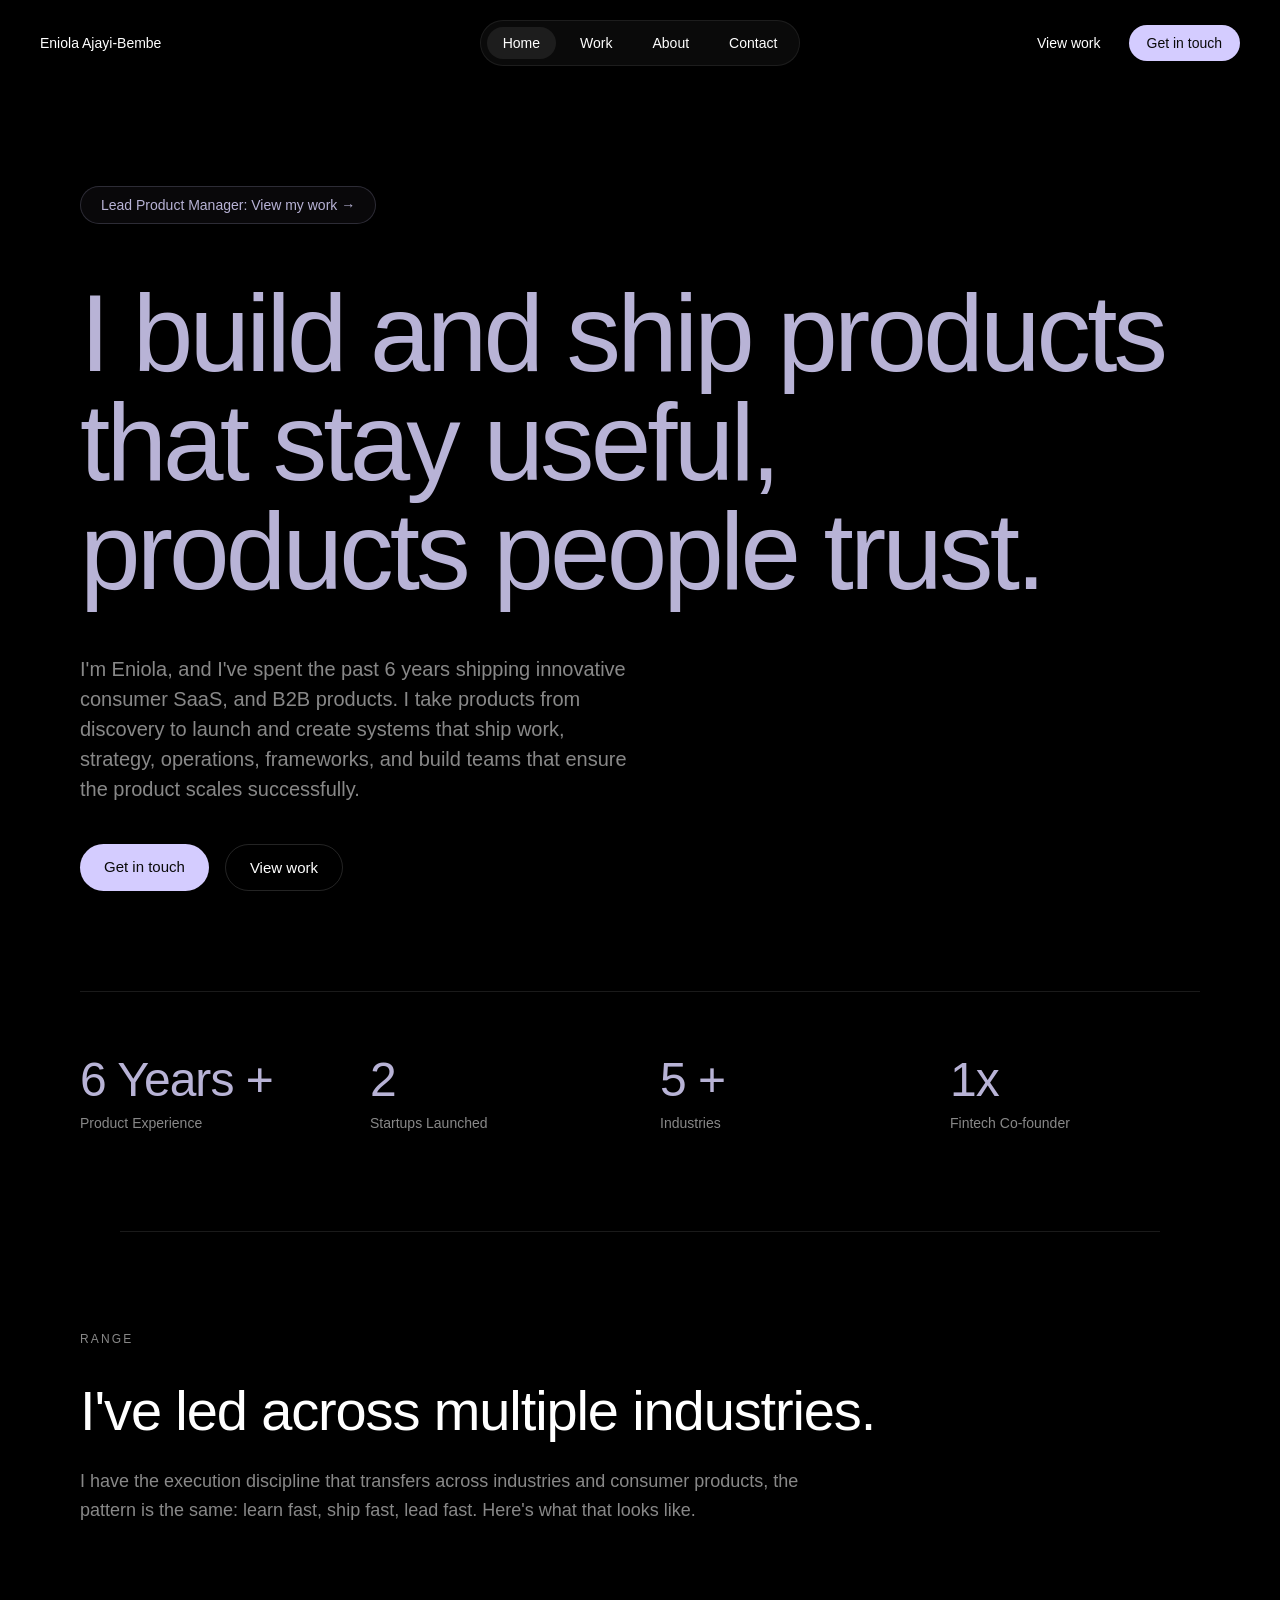
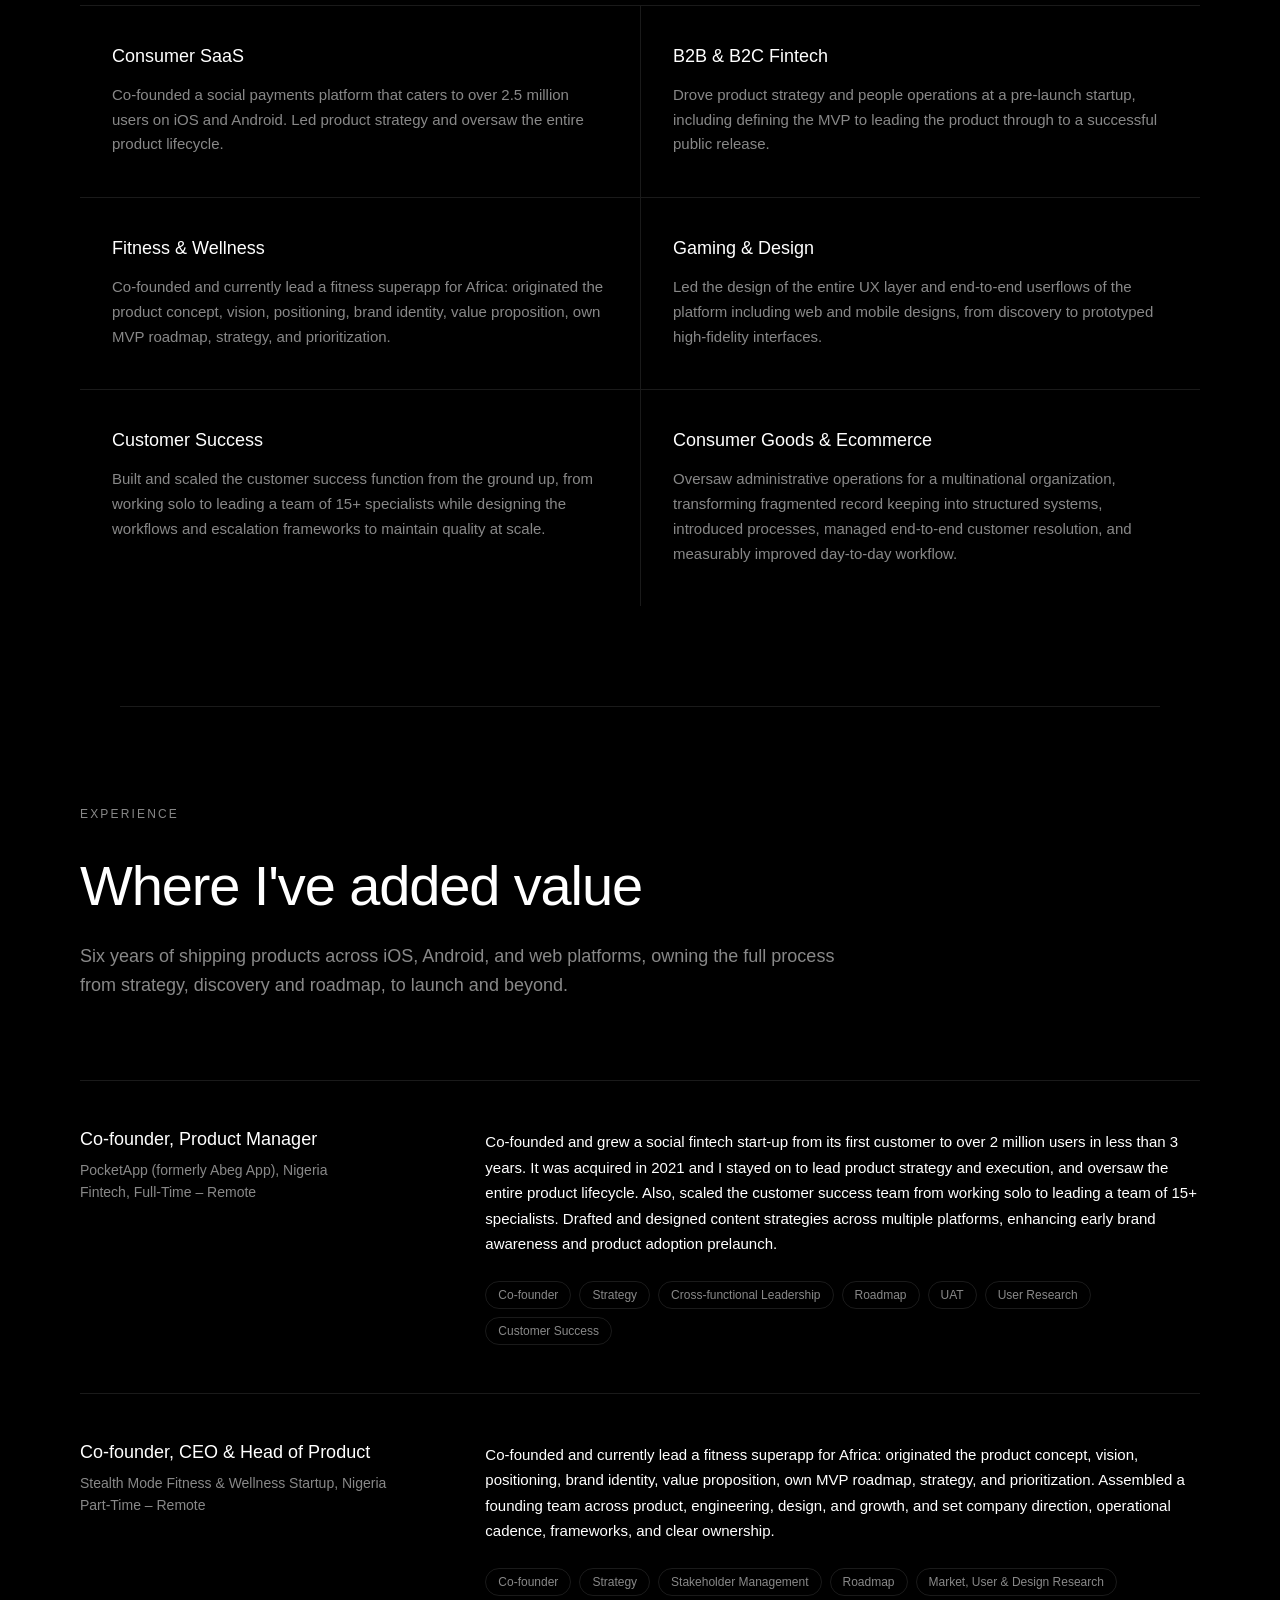
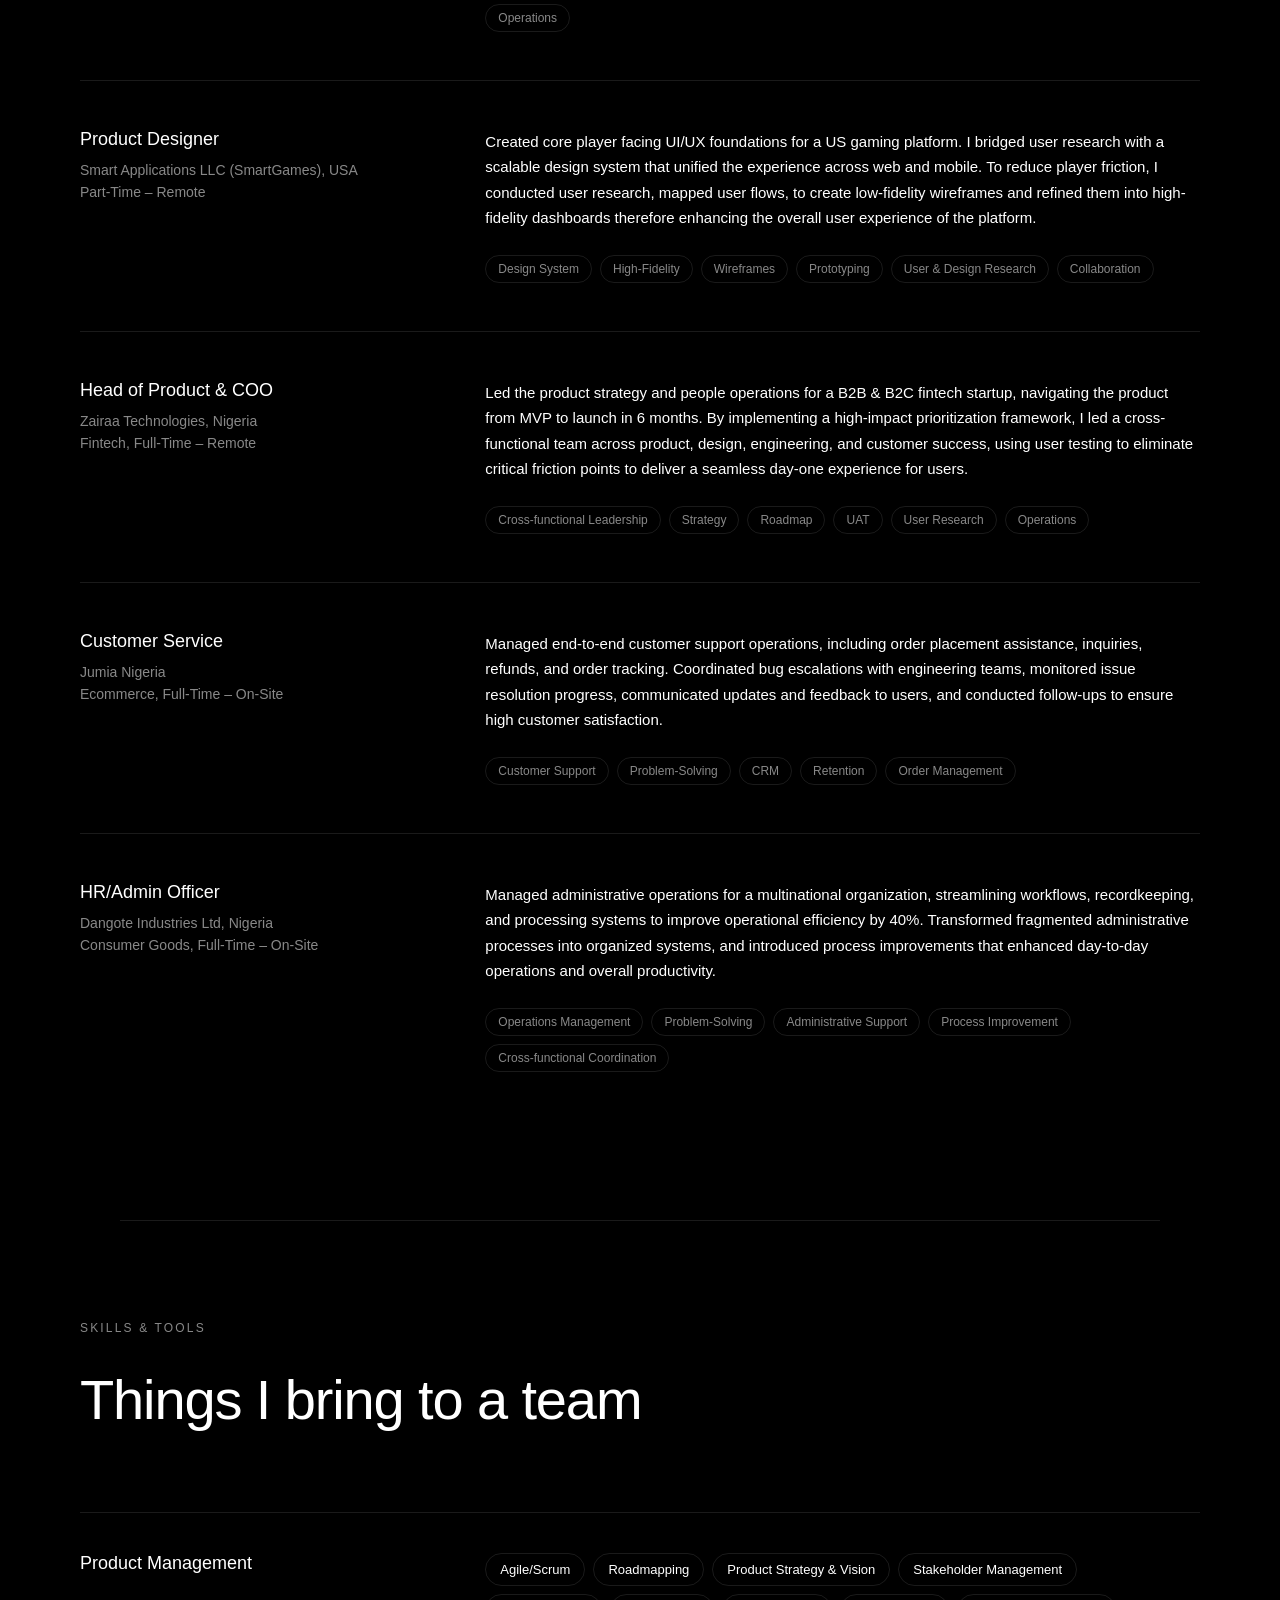
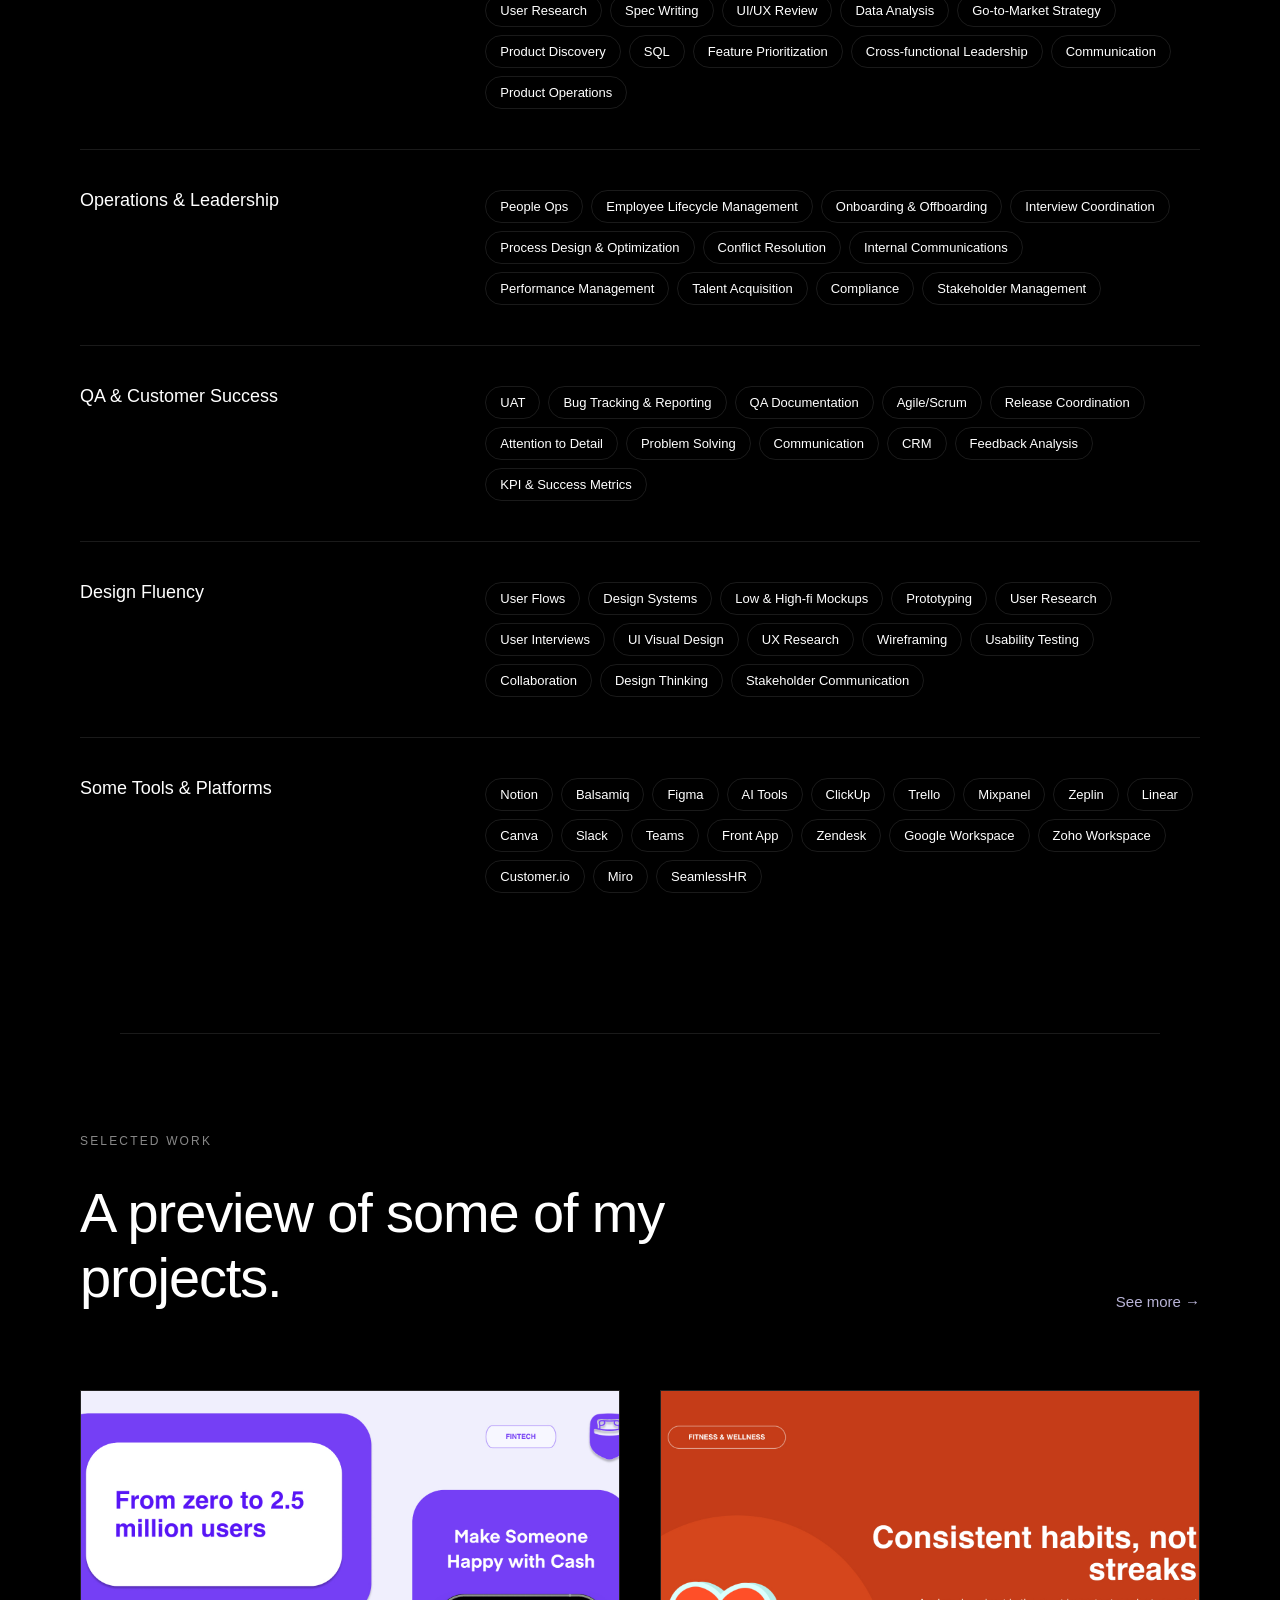
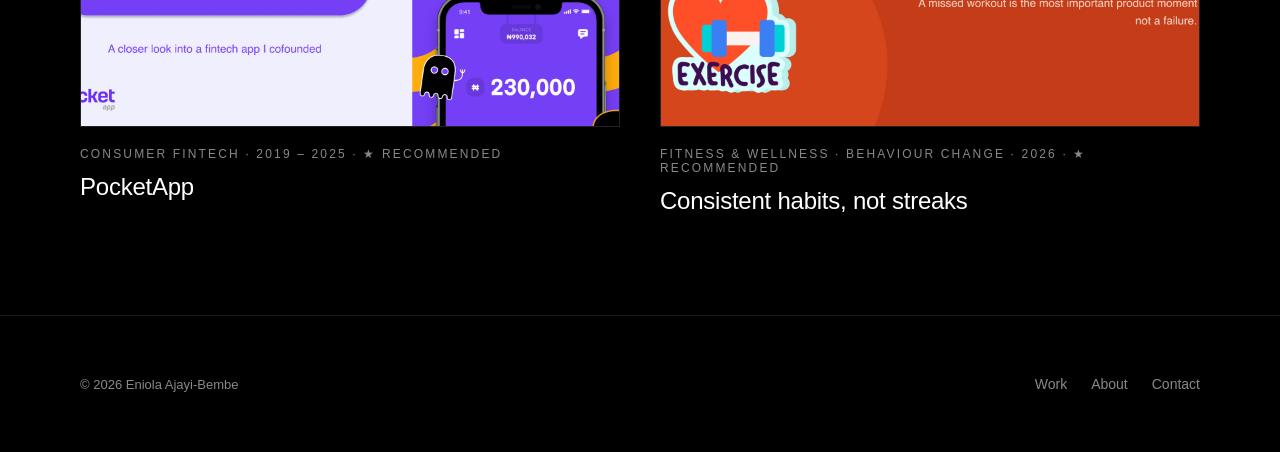
<file: index.html>
<!DOCTYPE html>
<html lang="en">
<head>
<meta charset="utf-8"/>
<title>
   Eniola Ajayi-Bembe — Lead Product Manager
  </title>
<meta content="website" property="og:type"/>
<meta content="summary" name="twitter:card"/>
<meta content="Lead Product Manager shipping products across fintech, gaming, SaaS, and consumer goods." name="description"/>
<meta content="Eniola Ajayi-Bembe — Lead Product Manager" property="og:title"/>
<meta content="Lead Product Manager shipping products across fintech, gaming, SaaS, and consumer goods." property="og:description"/>
<link href="favicon.svg" rel="icon" type="image/svg+xml"/>
<link href="https://fonts.googleapis.com" rel="preconnect"/>
<link crossorigin="anonymous" href="https://fonts.gstatic.com" rel="preconnect"/>
<meta content="width=device-width, initial-scale=1" name="viewport"/>
<link href="styles.css" rel="stylesheet"/>
<script defer="True" src="script.js">
</script>
</head>
<body>
<div class="s1">
<nav class="s2">
<div class="s3">
<a aria-current="page" class="active s4" href="index.html">
      Eniola Ajayi-Bembe
     </a>
<div class="s5">
<a aria-current="page" class="s6" href="index.html">
       Home
      </a>
<a class="s7" href="work.html">
       Work
      </a>
<a class="s7" href="about.html">
       About
      </a>
<a class="s7" href="contact.html">
       Contact
      </a>
</div>
<div class="s8">
<a class="s9" href="work.html">
       View work
      </a>
<a class="s10" href="mailto:eniolaajayibembe@gmail.com">
       Get in touch
      </a>
</div>
</div>
</nav>
<section class="s11 reveal" id="top">
<div class="s12">
<a class="s13" href="work.html">
      Lead Product Manager: View my work →
     </a>
<h1 class="s14">
      I build and ship products
      <br/>
      that stay useful,
      <br/>
      products people trust.
     </h1>
<p class="s15">
      I'm Eniola, and I've spent the past 6 years shipping innovative consumer SaaS, and B2B products. I take products from discovery to launch and create systems that ship work, strategy, operations, frameworks, and build teams that ensure the product scales successfully. 
     </p>
<div class="s16">
<a class="s17" href="mailto:enny.teekay@gmail.com">
       Get in touch
      </a>
<a class="s18" href="work.html">
       View work
      </a>
</div>
<hr class="s19"/>
<div class="s20">
<div>
<div class="s21">
        6 Years +
       </div>
<div class="s22">
        Product Experience
       </div>
</div>
<div>
<div class="s21">
        2
       </div>
<div class="s22">
        Startups Launched
       </div>
</div>
<div>
<div class="s21">
        5 +
       </div>
<div class="s22">
        Industries
       </div>
</div>
<div>
<div class="s21">
        1x
       </div>
<div class="s22">
        Fintech Co-founder
       </div>
</div>
</div>
</div>
</section>
<hr class="s23"/>
<section class="s11 reveal" id="range">
<div class="s12">
<div class="s24">
      Range
     </div>
<h2 class="s25">
      I've led across multiple industries.
     </h2>
<p class="s26">
      I have the execution discipline that transfers across industries and consumer products, the pattern is the same: learn fast, ship fast, lead fast. Here's what that looks like.
     </p>
<div class="s27">
<div class="s28">
<div class="s29">
        Consumer SaaS
       </div>
<p class="s30">
        Co-founded a social payments platform that caters to over 2.5 million users on iOS and Android. Led product strategy and oversaw the entire product lifecycle.
       </p>
</div>
<div class="s31">
<div class="s29">
        B2B &amp; B2C Fintech
       </div>
<p class="s30">
        Drove product strategy and people operations at a pre-launch startup, including defining the MVP to leading the product through to a successful public release.
       </p>
</div>
<div class="s28">
<div class="s29">
        Fitness & Wellness
       </div>
<p class="s30">
        Co-founded and currently lead a fitness superapp for Africa: originated the product concept, vision, positioning, brand identity, value proposition, own MVP roadmap, strategy, and prioritization. 
       </p>
</div>
<div class="s31">
<div class="s29">
        Gaming &amp; Design
       </div>
<p class="s30">
        Led the design of the entire UX layer and end-to-end userflows of the platform including web and mobile designs, from discovery to prototyped high-fidelity interfaces.
       </p>
</div>
<div class="s28">
<div class="s29">
        Customer Success
       </div>
<p class="s30">
        Built and scaled the customer success function from the ground up, from working solo to leading a team of 15+ specialists while designing the workflows and escalation frameworks to maintain quality at scale.
       </p>
</div>
<div class="s31">
<div class="s29">
        Consumer Goods & Ecommerce
       </div>
<p class="s30">
        Oversaw administrative operations for a multinational organization, transforming fragmented record keeping into structured systems, introduced processes, managed end-to-end customer resolution, and measurably improved day-to-day workflow.
       </p>
</div>
</div>
</div>
</section>
<hr class="s23"/>
<section class="s32 reveal" id="experience">
<div class="s12">
<div class="s24">
      Experience
     </div>
<h2 class="s25">
      Where I've added value
     </h2>
<p class="s26">
      Six years of shipping products across iOS, Android, and web platforms, owning the full process from strategy, discovery and roadmap, to launch and beyond.
     </p>
<div class="s33">
<div class="s34">
<div>
<div class="s35">
         Co-founder, Product Manager
        </div>
<div class="s36">
         PocketApp (formerly Abeg App), Nigeria
        </div>
<div class="s37">
         Fintech, Full-Time – Remote
        </div>
</div>
<div>
<p class="s38">
         Co-founded and grew a social fintech start-up from its first customer to over 2 million users in less than 3 years. It was acquired in 2021 and I stayed on to lead product strategy and execution, and oversaw the entire product lifecycle. Also, scaled the customer success team from working solo to leading a team of 15+ specialists. Drafted and designed content strategies across multiple platforms, enhancing early brand awareness and product adoption prelaunch.
        </p>
<div class="s39">
<span class="s40">
          Co-founder
         </span>
<span class="s40">
          Strategy
         </span>
<span class="s40">
          Cross-functional Leadership
         </span>
<span class="s40">
          Roadmap
         </span>
<span class="s40">
          UAT
         </span>
<span class="s40">
          User Research
         </span>
<span class="s40">
          Customer Success
         </span>
</div>
</div>
</div>
<div class="s34">
<div>
<div class="s35">
         Co-founder, CEO & Head of Product 
        </div>
<div class="s36">
         Stealth Mode Fitness & Wellness Startup, Nigeria
        </div>
<div class="s37">
         Part-Time – Remote
        </div>
</div>
<div>
<p class="s38">
         Co-founded and currently lead a fitness superapp for Africa: originated the product concept, vision, positioning, brand identity, value proposition, own MVP roadmap, strategy, and prioritization. Assembled a founding team across product, engineering, design, and growth, and set company direction, operational cadence, frameworks, and clear ownership. 
        </p>
<div class="s39">
<span class="s40">
          Co-founder 
         </span>
<span class="s40">
          Strategy
         </span>
<span class="s40">
          Stakeholder Management
         </span>
<span class="s40">
          Roadmap
         </span>
<span class="s40">
          Market, User &amp; Design Research
         </span>
<span class="s40">
          Operations
         </span>
</div>
</div>
</div>
<div class="s34">
        <div>
<div class="s35">
         Product Designer
        </div>
<div class="s36">
         Smart Applications LLC (SmartGames), USA
        </div>
<div class="s37">
         Part-Time – Remote
        </div>
</div>
<div>
<p class="s38">
         Created core player facing UI/UX foundations for a US gaming platform. I bridged user research with a scalable design system that unified the experience across web and mobile. To reduce player friction, I conducted user research, mapped user flows, to create low-fidelity wireframes and refined them into high-fidelity dashboards therefore enhancing the overall user experience of the platform.
        </p>
<div class="s39">
<span class="s40">
          Design System
         </span>
<span class="s40">
          High-Fidelity
         </span>
<span class="s40">
          Wireframes
         </span>
<span class="s40">
          Prototyping
         </span>
<span class="s40">
          User &amp; Design Research
         </span>
<span class="s40">
          Collaboration
         </span>
</div>
</div>
</div>
<div class="s34">
<div>
<div class="s35">
         Head of Product &amp; COO
        </div>
<div class="s36">
         Zairaa Technologies, Nigeria
        </div>
<div class="s37">
         Fintech, Full-Time – Remote
        </div>
</div>
<div>
<p class="s38">
         Led the product strategy and people operations for a B2B &amp; B2C fintech startup, navigating the product from MVP to launch in 6 months. By implementing a high-impact prioritization framework, I led a cross-functional team across product, design, engineering, and customer success, using user testing to eliminate critical friction points to deliver a seamless day-one experience for users.
        </p>
<div class="s39">
<span class="s40">
          Cross-functional Leadership
         </span>
<span class="s40">
          Strategy
         </span>
<span class="s40">
          Roadmap
         </span>
<span class="s40">
          UAT
         </span>
<span class="s40">
          User Research
         </span>
<span class="s40">
          Operations
         </span>
</div>
</div>
</div>
<div class="s34">
<div>
<div class="s35">
         Customer Service
        </div>
<div class="s36">
         Jumia Nigeria
        </div>
<div class="s37">
         Ecommerce, Full-Time – On-Site
        </div>
</div>
<div>
<p class="s38">
         Managed end-to-end customer support operations, including order placement assistance, inquiries, refunds, and order tracking. Coordinated bug escalations with engineering teams, monitored issue resolution progress, communicated updates and feedback to users, and conducted follow-ups to ensure high customer satisfaction.
        </p>
<div class="s39">
<span class="s40">
          Customer Support
         </span>
<span class="s40">
          Problem-Solving
         </span>
<span class="s40">
          CRM
         </span>
<span class="s40">
          Retention
         </span>
<span class="s40">
          Order Management
         </span>
</div>
</div>
</div>
<div class="s34">
<div>
<div class="s35">
         HR/Admin Officer
        </div>
<div class="s36">
         Dangote Industries Ltd, Nigeria
        </div>
<div class="s37">
         Consumer Goods, Full-Time – On-Site
        </div>
</div>
<div>
<p class="s38">
         Managed administrative operations for a multinational organization, streamlining workflows, recordkeeping, and processing systems to improve operational efficiency by 40%. Transformed fragmented administrative processes into organized systems, and introduced process improvements that enhanced day-to-day operations and overall productivity.
        </p>
<div class="s39">
<span class="s40">
          Operations Management
         </span>
<span class="s40">
          Problem-Solving
         </span>
<span class="s40">
          Administrative Support
         </span>
<span class="s40">
          Process Improvement
         </span>
<span class="s40">
          Cross-functional Coordination
         </span>
</div>
</div>
</div>
</div>
</div>
</section>
<hr class="s23"/>
<section class="s32 reveal" id="skills">
<div class="s12">
<div class="s24">
      Skills &amp; Tools
     </div>
<h2 class="s25">
      Things I bring to a team
     </h2>
<div class="s33">
<div class="s41">
<h3 class="s42">
        Product Management
       </h3>
<div class="s43">
<span class="s44">
         Agile/Scrum
        </span>
<span class="s44">
         Roadmapping
        </span>
<span class="s44">
         Product Strategy &amp; Vision
        </span>
<span class="s44">
         Stakeholder Management
        </span>
<span class="s44">
         User Research
        </span>
<span class="s44">
         Spec Writing
        </span>
<span class="s44">
         UI/UX Review
        </span>
<span class="s44">
         Data Analysis
        </span>
<span class="s44">
         Go-to-Market Strategy
        </span>
<span class="s44">
         Product Discovery
        </span>
<span class="s44">
         SQL
        </span>
<span class="s44">
         Feature Prioritization
        </span>
<span class="s44">
         Cross-functional Leadership
        </span>
<span class="s44">
         Communication
        </span>
<span class="s44">
         Product Operations
        </span>
</div>
</div>
<div class="s41">
<h3 class="s42">
        Operations &amp; Leadership
       </h3>
<div class="s43">
<span class="s44">
         People Ops
        </span>
<span class="s44">
         Employee Lifecycle Management
        </span>
<span class="s44">
         Onboarding &amp; Offboarding
        </span>
<span class="s44">
         Interview Coordination
        </span>
<span class="s44">
         Process Design &amp; Optimization
        </span>
<span class="s44">
         Conflict Resolution
        </span>
<span class="s44">
         Internal Communications
        </span>
<span class="s44">
         Performance Management
        </span>
<span class="s44">
         Talent Acquisition
        </span>
<span class="s44">
         Compliance
        </span>
<span class="s44">
         Stakeholder Management
        </span>
</div>
</div>
<div class="s41">
<h3 class="s42">
        QA &amp; Customer Success
       </h3>
<div class="s43">
<span class="s44">
         UAT
        </span>
<span class="s44">
         Bug Tracking &amp; Reporting
        </span>
<span class="s44">
         QA Documentation
        </span>
<span class="s44">
         Agile/Scrum
        </span>
<span class="s44">
         Release Coordination
        </span>
<span class="s44">
         Attention to Detail
        </span>
<span class="s44">
         Problem Solving
        </span>
<span class="s44">
         Communication
        </span>
<span class="s44">
         CRM
        </span>
<span class="s44">
         Feedback Analysis
        </span>
<span class="s44">
         KPI &amp; Success Metrics
        </span>
</div>
</div>
<div class="s41">
<h3 class="s42">
        Design Fluency
       </h3>
<div class="s43">
<span class="s44">
         User Flows
        </span>
<span class="s44">
         Design Systems
        </span>
<span class="s44">
         Low &amp; High-fi Mockups
        </span>
<span class="s44">
         Prototyping
        </span>
<span class="s44">
         User Research
        </span>
<span class="s44">
         User Interviews
        </span>
<span class="s44">
         UI Visual Design
        </span>
<span class="s44">
         UX Research
        </span>
<span class="s44">
         Wireframing
        </span>
<span class="s44">
         Usability Testing
        </span>
<span class="s44">
         Collaboration
        </span>
<span class="s44">
         Design Thinking
        </span>
<span class="s44">
         Stakeholder Communication
        </span>
</div>
</div>
<div class="s41">
<h3 class="s42">
        Some Tools &amp; Platforms
       </h3>
<div class="s43">
<span class="s44">
         Notion
        </span>
<span class="s44">
         Balsamiq
        </span>
<span class="s44">
         Figma
        </span>
<span class="s44">
         AI Tools
        </span>
<span class="s44">
         ClickUp
        </span>
<span class="s44">
         Trello
        </span>
<span class="s44">
         Mixpanel
        </span>
<span class="s44">
         Zeplin
        </span>
<span class="s44">
         Linear
        </span>
<span class="s44">
         Canva
        </span>
<span class="s44">
         Slack
        </span>
<span class="s44">
         Teams
        </span>
<span class="s44">
         Front App
        </span>
        <span class="s44">
         Zendesk
        </span>
<span class="s44">
         Google Workspace
        </span>
<span class="s44">
         Zoho Workspace
        </span>
<span class="s44">
         Customer.io
        </span>
<span class="s44">
         Miro
        </span>
<span class="s44">
         SeamlessHR
        </span>
</div>
</div>
</div>
</div>
</section>
<hr class="s23"/>
<section class="s32 reveal">
<div class="s12">
<div class="s24">
      Selected Work
     </div>
<div class="s45">
<h2 class="s46">
       A preview of some of my projects.
      </h2>
<a class="s47" href="work.html">
       See more →
      </a>
</div>
<div class="s48">
<a class="s49" href="work-pocketapp.html">
<div class="s50">
<img alt="PocketApp" class="s51" loading="lazy" src="assets/images/PocketApp_Cover.jpg"/>
</div>
<div class="s52">
<div class="s53">
         Consumer Fintech · 2019 – 2025 · ★ Recommended
        </div>
<h3 class="s54">
         PocketApp
        </h3>
</div>
</a>
<a class="s49" href="work-fitness-consistency.html">
<div class="s50">
<img alt="Consistent habits, not streaks" class="s51" loading="lazy" src="assets/images/Fitness_cover.jpg"/>
</div>
<div class="s52">
<div class="s53">
         Fitness &amp; Wellness · Behaviour Change · 2026 · ★ Recommended
        </div>
<h3 class="s54">
         Consistent habits, not streaks
        </h3>
</div>
</a>
</div>
</div>
</section>
<footer class="s55">
<div class="s56">
<div class="s57">
      ©
      <!-- -->
      2026
      <!-- -->
      Eniola Ajayi-Bembe
     </div>
<div class="s58">
<a class="s59" href="work.html">
       Work
      </a>
<a class="s59" href="about.html">
       About
      </a>
<a class="s59" href="contact.html">
       Contact
      </a>
</div>
</div>
</footer>
</div>
</body>
</html>
</file>
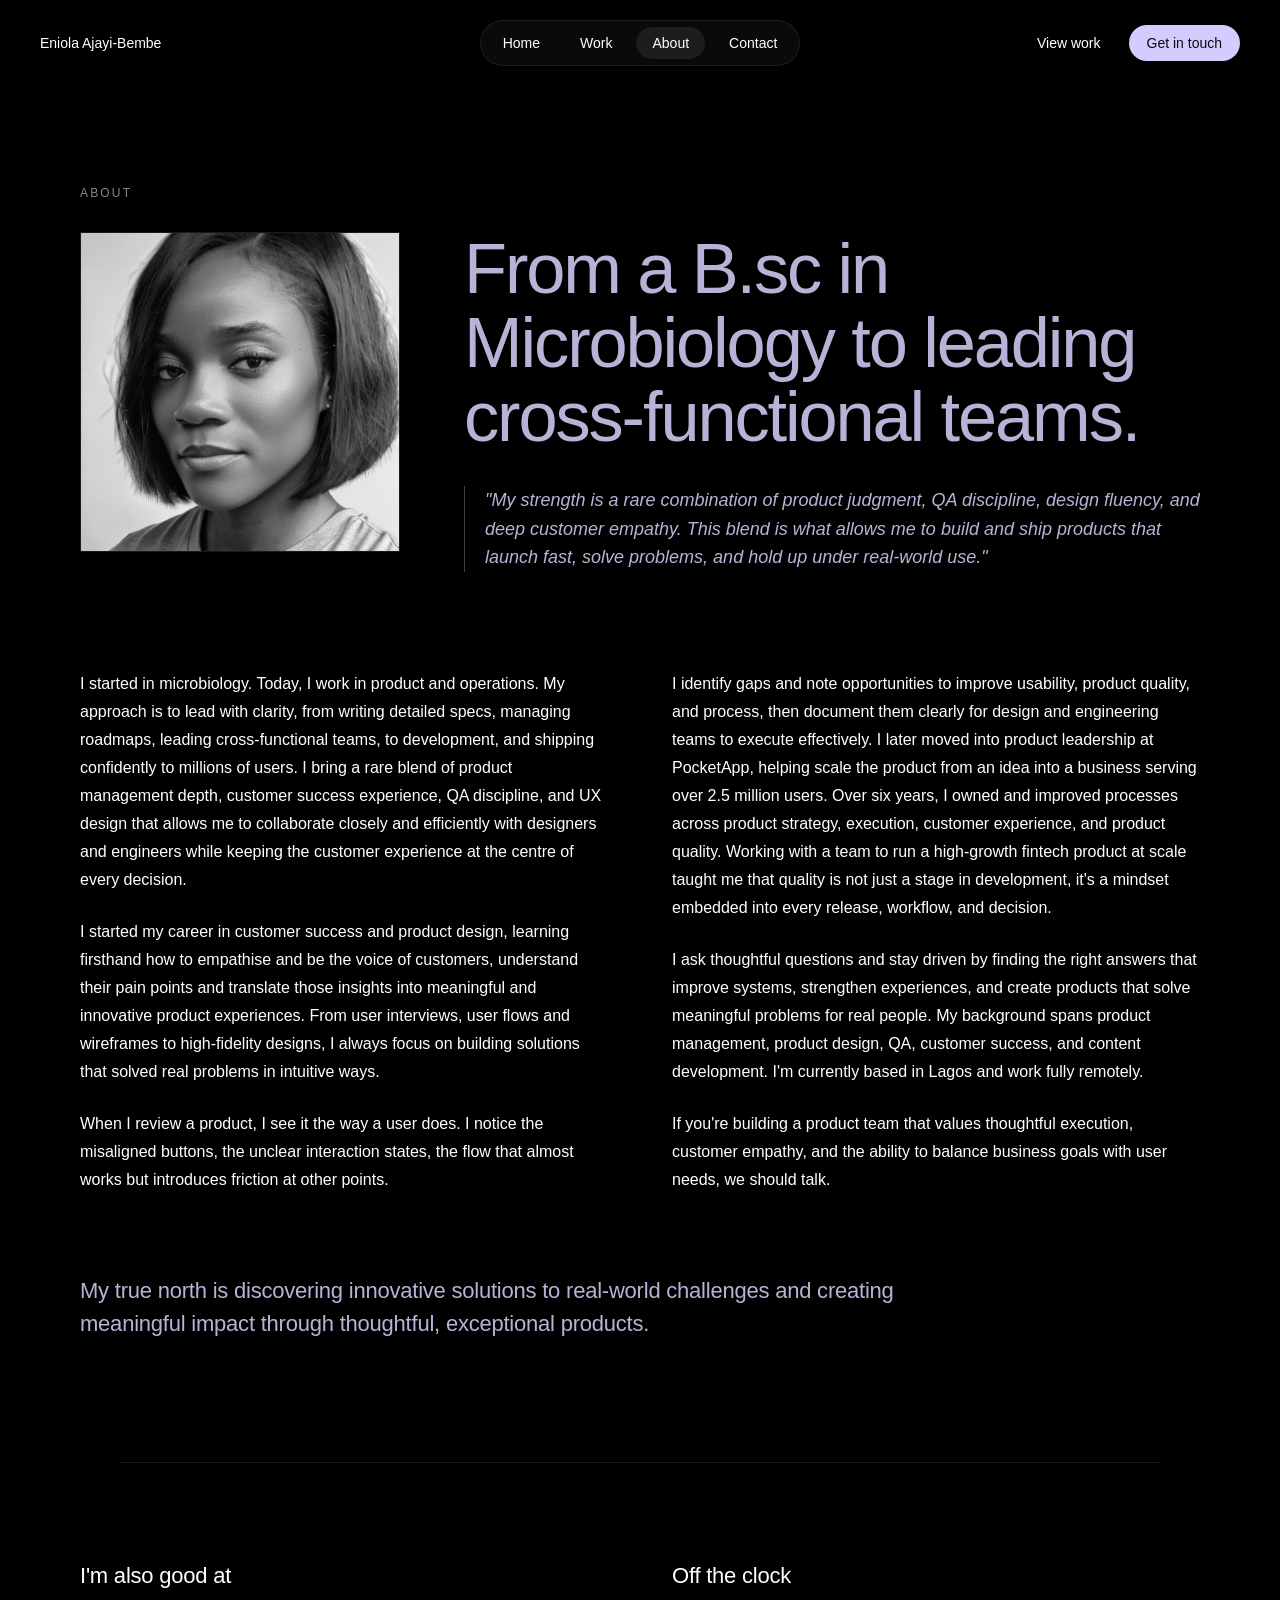
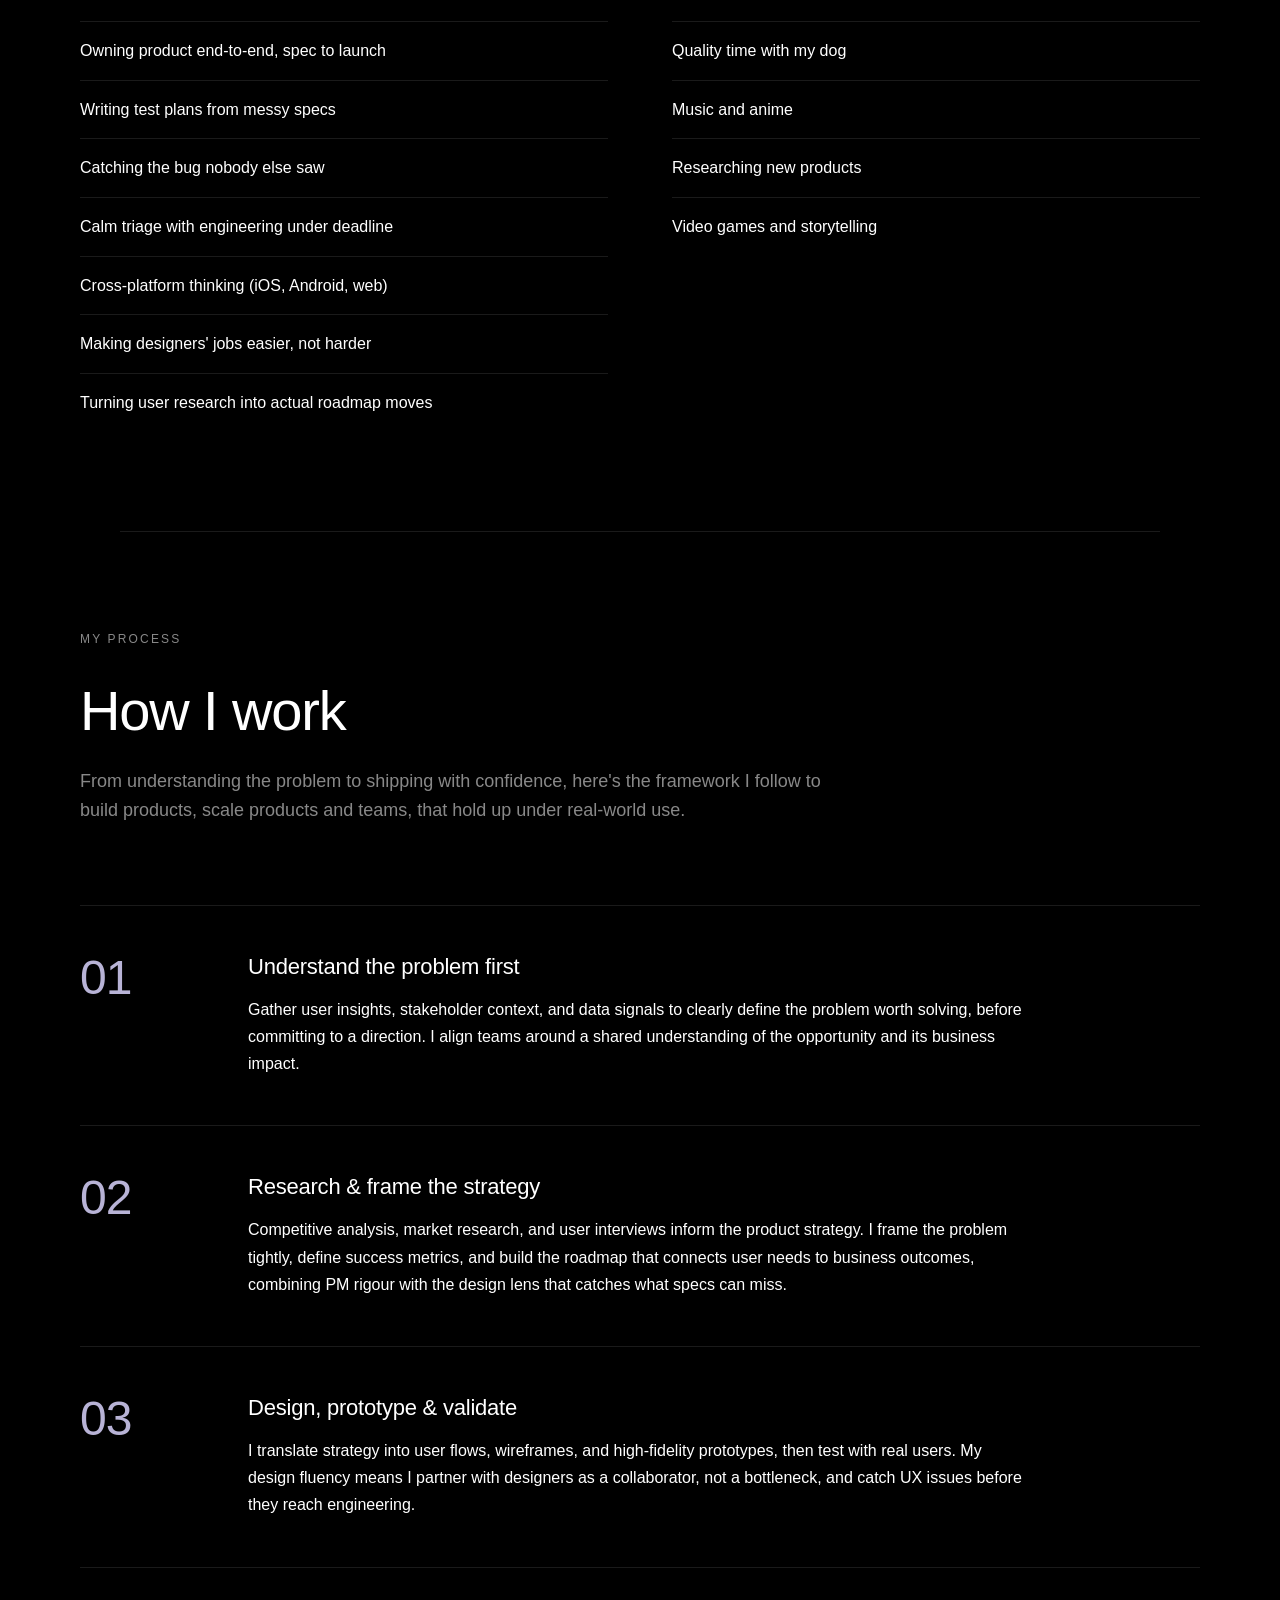
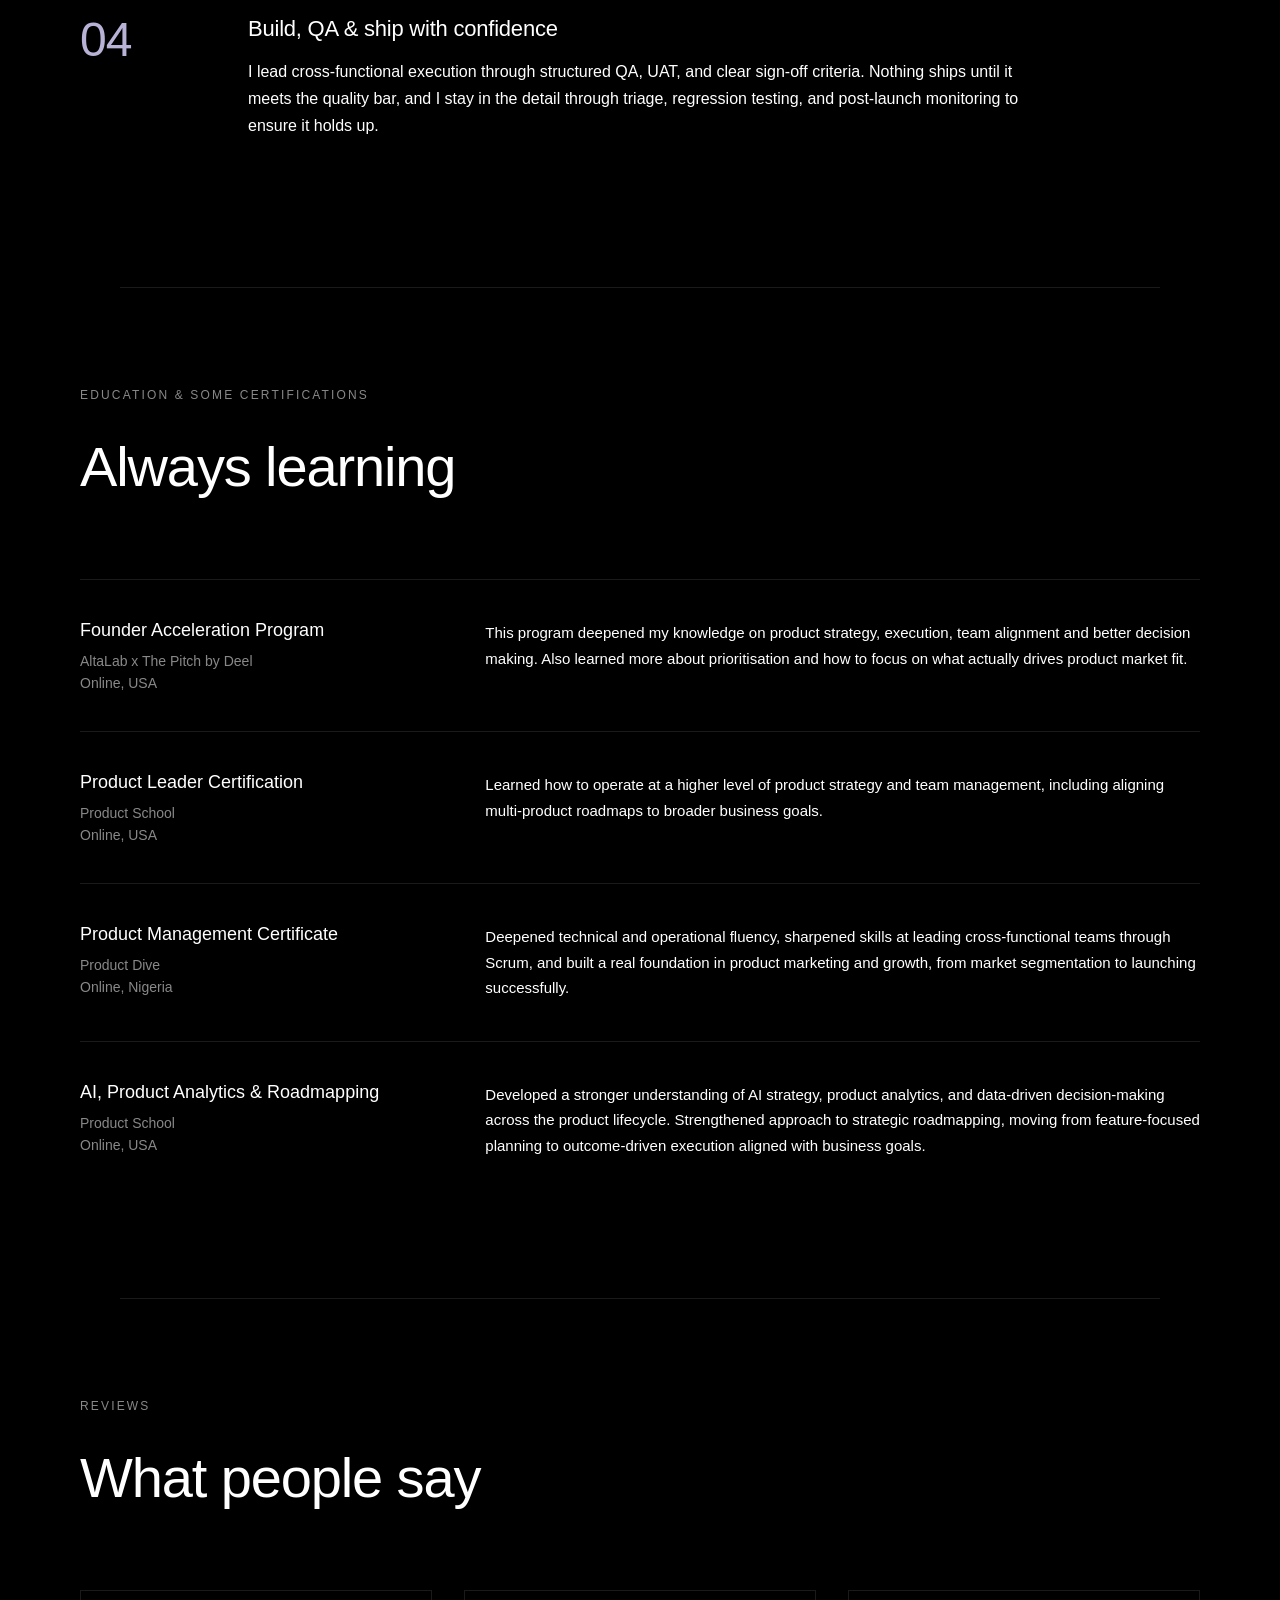
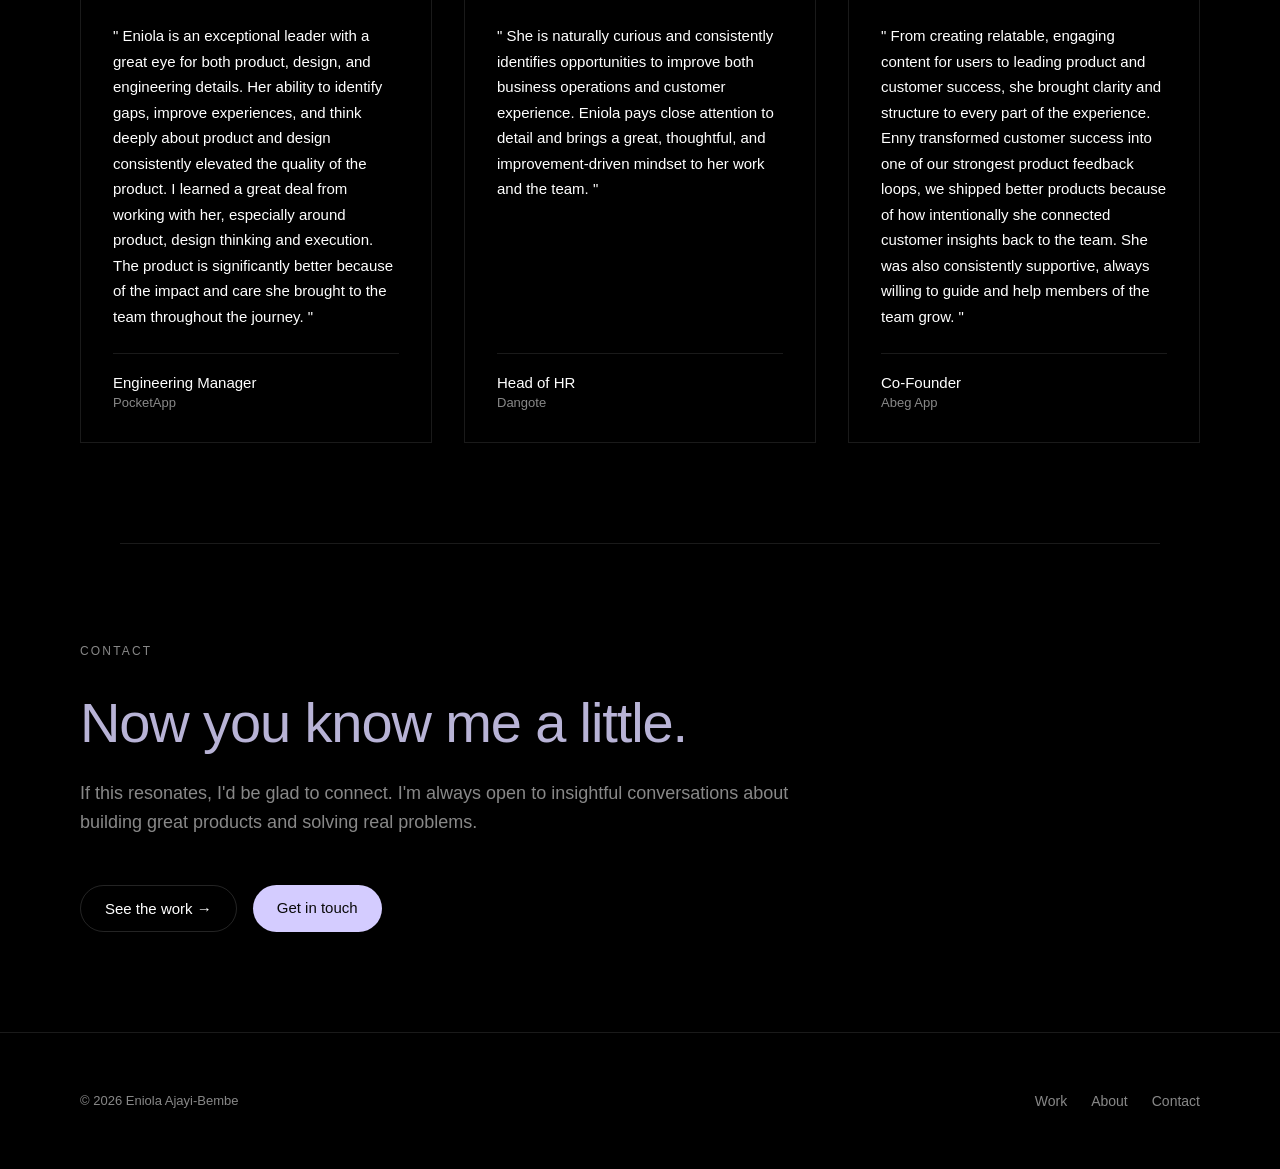
<file: about.html>
<!DOCTYPE html>
<html lang="en">
<head>
<meta charset="utf-8"/>
<title>
   About — Eniola Ajayi-Bembe
  </title>
<meta content="website" property="og:type"/>
<meta content="summary" name="twitter:card"/>
<meta content="From microbiology to product. A Senior Product Manager who blends PM depth, QA discipline, design fluency, and customer empathy." name="description"/>
<meta content="About Eniola Ajayi-Bembe" property="og:title"/>
<meta content="How I think about product, the process I follow, and the people I've worked with." property="og:description"/>
<link href="favicon.svg" rel="icon" type="image/svg+xml"/>
<link href="https://fonts.googleapis.com" rel="preconnect"/>
<link crossorigin="anonymous" href="https://fonts.gstatic.com" rel="preconnect"/>
<meta content="width=device-width, initial-scale=1" name="viewport"/>
<link href="styles.css" rel="stylesheet"/>
<script defer="True" src="script.js">
</script>
</head>
<body>
<div class="s1">
<nav class="s2">
<div class="s3">
<a class="s4" href="index.html">
      Eniola Ajayi-Bembe
     </a>
<div class="s5">
<a class="s7" href="index.html">
       Home
      </a>
<a class="s7" href="work.html">
       Work
      </a>
<a aria-current="page" class="s6" href="about.html">
       About
      </a>
<a class="s7" href="contact.html">
       Contact
      </a>
</div>
<div class="s8">
<a class="s9" href="work.html">
       View work
      </a>
<a class="s10" href="mailto:eniolaajayibembe@gmail.com">
       Get in touch
      </a>
</div>
</div>
</nav>
<section class="s11 reveal">
<div class="s12">
<div class="s24">
      About
     </div>
<div class="s78">
<img alt="Eniola Ajayi-Bembe" class="s79" loading="lazy" src="assets/images/profile.jpg"/>
<div>
<h1 class="s80">
        From a B.sc in Microbiology to leading cross-functional teams. 
       </h1>
<p class="s81">
        "My strength is a rare combination of product judgment, QA discipline, design fluency, and deep customer empathy. This blend is what allows me to build and ship products that launch fast, solve problems, and hold up under real-world use."
       </p>
</div>
</div>
<div class="s82">
<div>
<p class="s83">
        I started in microbiology. Today, I work in product and operations. My approach is to lead with clarity, from writing detailed specs, managing roadmaps, leading cross-functional teams, to development, and shipping confidently to millions of users. I bring a rare blend of product management depth, customer success experience, QA discipline, and UX design that allows me to collaborate closely and efficiently with designers and engineers while keeping the customer experience at the centre of every decision.
       </p>
<p class="s84">
        I started my career in customer success and product design, learning firsthand how to empathise and be the voice of customers, understand their pain points and translate those insights into meaningful and innovative product experiences. From user interviews, user flows and wireframes to high-fidelity designs, I always focus on building solutions that solved real problems in intuitive ways.
       </p>
<p class="s84">
        When I review a product, I see it the way a user does. I notice the misaligned buttons, the unclear interaction states, the flow that almost works but introduces friction at other points.
       </p>
</div>
<div>
<p class="s83">
        I identify gaps and note opportunities to improve usability, product quality, and process, then document them clearly for design and engineering teams to execute effectively. I later moved into product leadership at PocketApp, helping scale the product from an idea into a business serving over 2.5 million users. Over six years, I owned and improved processes across product strategy, execution, customer experience, and product quality. Working with a team to run a high-growth fintech product at scale taught me that quality is not just a stage in development, it's a mindset embedded into every release, workflow, and decision.
       </p>
<p class="s84">
        I ask thoughtful questions and stay driven by finding the right answers that improve systems, strengthen experiences, and create products that solve meaningful problems for real people. My background spans product management, product design, QA, customer success, and content development. I'm currently based in Lagos and work fully remotely.
       </p>
<p class="s84">
        If you're building a product team that values thoughtful execution, customer empathy, and the ability to balance business goals with user needs, we should talk.
       </p>
</div>
</div>
<p class="s85">
      My true north is discovering innovative solutions to real-world challenges and creating meaningful impact through thoughtful, exceptional products.
     </p>
</div>
</section>
<hr class="s23"/>
<section class="s11 reveal">
<div class="s12">
<div class="s86">
<div>
<h3 class="s87">
        I'm also good at
       </h3>
<ul class="s88">
<li class="s89">
         Owning product end-to-end, spec to launch
        </li>
<li class="s89">
         Writing test plans from messy specs
        </li>
<li class="s89">
         Catching the bug nobody else saw
        </li>
<li class="s89">
         Calm triage with engineering under deadline
        </li>
<li class="s89">
         Cross-platform thinking (iOS, Android, web)
        </li>
<li class="s89">
         Making designers' jobs easier, not harder
        </li>
<li class="s89">
         Turning user research into actual roadmap moves
        </li>
</ul>
</div>
<div>
<h3 class="s87">
        Off the clock
       </h3>
<ul class="s88">
<li class="s89">
         Quality time with my dog
        </li>
<li class="s89">
         Music and anime
        </li>
<li class="s89">
         Researching new products
        </li>
<li class="s89">
         Video games and storytelling
        </li>
</ul>
</div>
</div>
</div>
</section>
<hr class="s23"/>
<section class="s32 reveal">
<div class="s12">
<div class="s24">
      My Process
     </div>
<h2 class="s25">
      How I work
     </h2>
<p class="s26">
      From understanding the problem to shipping with confidence, here's the framework I follow to build products, scale products and teams, that hold up under real-world use.
     </p>
<div class="s33">
<div class="s90">
<div class="s91">
        01
       </div>
<div>
<h3 class="s87">
         Understand the problem first
        </h3>
<p class="s92">
         Gather user insights, stakeholder context, and data signals to clearly define the problem worth solving, before committing to a direction. I align teams around a shared understanding of the opportunity and its business impact.
        </p>
</div>
</div>
<div class="s90">
<div class="s91">
        02
       </div>
<div>
<h3 class="s87">
         Research &amp; frame the strategy
        </h3>
<p class="s92">
         Competitive analysis, market research, and user interviews inform the product strategy. I frame the problem tightly, define success metrics, and build the roadmap that connects user needs to business outcomes, combining PM rigour with the design lens that catches what specs can miss.
        </p>
</div>
</div>
<div class="s90">
<div class="s91">
        03
       </div>
<div>
<h3 class="s87">
         Design, prototype &amp; validate
        </h3>
<p class="s92">
         I translate strategy into user flows, wireframes, and high-fidelity prototypes, then test with real users. My design fluency means I partner with designers as a collaborator, not a bottleneck, and catch UX issues before they reach engineering.
        </p>
</div>
</div>
<div class="s90">
<div class="s91">
        04
       </div>
<div>
<h3 class="s87">
         Build, QA &amp; ship with confidence
        </h3>
<p class="s92">
         I lead cross-functional execution through structured QA, UAT, and clear sign-off criteria. Nothing ships until it meets the quality bar, and I stay in the detail through triage, regression testing, and post-launch monitoring to ensure it holds up.
        </p>
</div>
</div>
</div>
</div>
</section>
<hr class="s23"/>
<section class="s32 reveal">
<div class="s12">
<div class="s24">
      Education &amp; Some Certifications
     </div>
<h2 class="s25">
      Always learning
     </h2>
<div class="s33">
<div class="s41">
<div>
<div class="s35">
         Founder Acceleration Program
        </div>
<div class="s36">
         AltaLab x The Pitch by Deel
        </div>
<div class="s37">
         Online, USA
        </div>
</div>
<p class="s38">
        This program deepened my knowledge on product strategy, execution, team alignment and better decision making. Also learned more about prioritisation and how to focus on what actually drives product market fit. 
       </p>
</div>
<div class="s41">
        <div>
<div class="s35">
         Product Leader Certification
        </div>
<div class="s36">
         Product School
        </div>
<div class="s37">
         Online, USA
        </div>
</div>
<p class="s38">
        Learned how to operate at a higher level of product strategy and team management, including aligning multi-product roadmaps to broader business goals.
       </p>
</div>
<div class="s41">
<div>
<div class="s35">
         Product Management Certificate
        </div>
<div class="s36">
         Product Dive
        </div>
<div class="s37">
         Online, Nigeria
        </div>
</div>
<p class="s38">
        Deepened technical and operational fluency, sharpened skills at leading cross-functional teams through Scrum, and built a real foundation in product marketing and growth, from market segmentation to launching successfully.
       </p>
</div>
<div class="s41">
<div>
<div class="s35">
         AI, Product Analytics &amp; Roadmapping
        </div>
<div class="s36">
         Product School
        </div>
<div class="s37">
         Online, USA
        </div>
</div>
<p class="s38">
        Developed a stronger understanding of AI strategy, product analytics, and data-driven decision-making across the product lifecycle. Strengthened approach to strategic roadmapping, moving from feature-focused planning to outcome-driven execution aligned with business goals.
       </p>
</div>
</div>
</div>
</section>
<hr class="s23"/>
<section class="s32 reveal">
<div class="s12">
<div class="s24">
      Reviews
     </div>
<h2 class="s25">
      What people say
     </h2>
<div class="s93">
<div class="s94">
<p class="s95">
        "
        <!-- -->
        Eniola is an exceptional leader with a great eye for both product, design, and engineering details. Her ability to identify gaps, improve experiences, and think deeply about product and design consistently elevated the quality of the product. I learned a great deal from working with her, especially around product, design thinking and execution. The product is significantly better because of the impact and care she brought to the team throughout the journey.
        <!-- -->
        "
       </p>
<div class="s96">
<div class="s97">
         Engineering Manager
        </div>
<div class="s98">
         PocketApp
        </div>
</div>
</div>
<div class="s94">
<p class="s95">
        "
        <!-- -->
        She is naturally curious and consistently identifies opportunities to improve both business operations and customer experience. Eniola pays close attention to detail and brings a great, thoughtful, and improvement-driven mindset to her work and the team.
        <!-- -->
        "
       </p>
<div class="s96">
<div class="s97">
         Head of HR
        </div>
<div class="s98">
         Dangote
        </div>
</div>
</div>
<div class="s94">
<p class="s95">
        "
        <!-- -->
        From creating relatable, engaging content for users to leading product and customer success, she brought clarity and structure to every part of the experience. Enny transformed customer success into one of our strongest product feedback loops, we shipped better products because of how intentionally she connected customer insights back to the team. She was also consistently supportive, always willing to guide and help members of the team grow.
        <!-- -->
        "
       </p>
<div class="s96">
<div class="s97">
         Co-Founder
        </div>
<div class="s98">
         Abeg App
        </div>
</div>
</div>
</div>
</div>
</section>
<hr class="s23"/>
<section class="s32 reveal">
<div class="s12">
<div class="s24">
      Contact
     </div>
<h2 class="s99">
      Now you know me a little.
     </h2>
<p class="s26">
      If this resonates, I'd be glad to connect. I'm always open to insightful conversations about building great products and solving real problems.
     </p>
<div class="s100">
<a class="s18" href="work.html">
       See the work →
      </a>
<a class="s17" href="contact.html">
       Get in touch
      </a>
</div>
</div>
</section>
<footer class="s55">
<div class="s56">
<div class="s57">
      ©
      <!-- -->
      2026
      <!-- -->
      Eniola Ajayi-Bembe
     </div>
<div class="s58">
<a class="s59" href="work.html">
       Work
      </a>
<a aria-current="page" class="active s59" href="about.html">
       About
      </a>
<a class="s59" href="contact.html">
       Contact
      </a>
</div>
</div>
</footer>
</div>
</body>
</html>
</file>
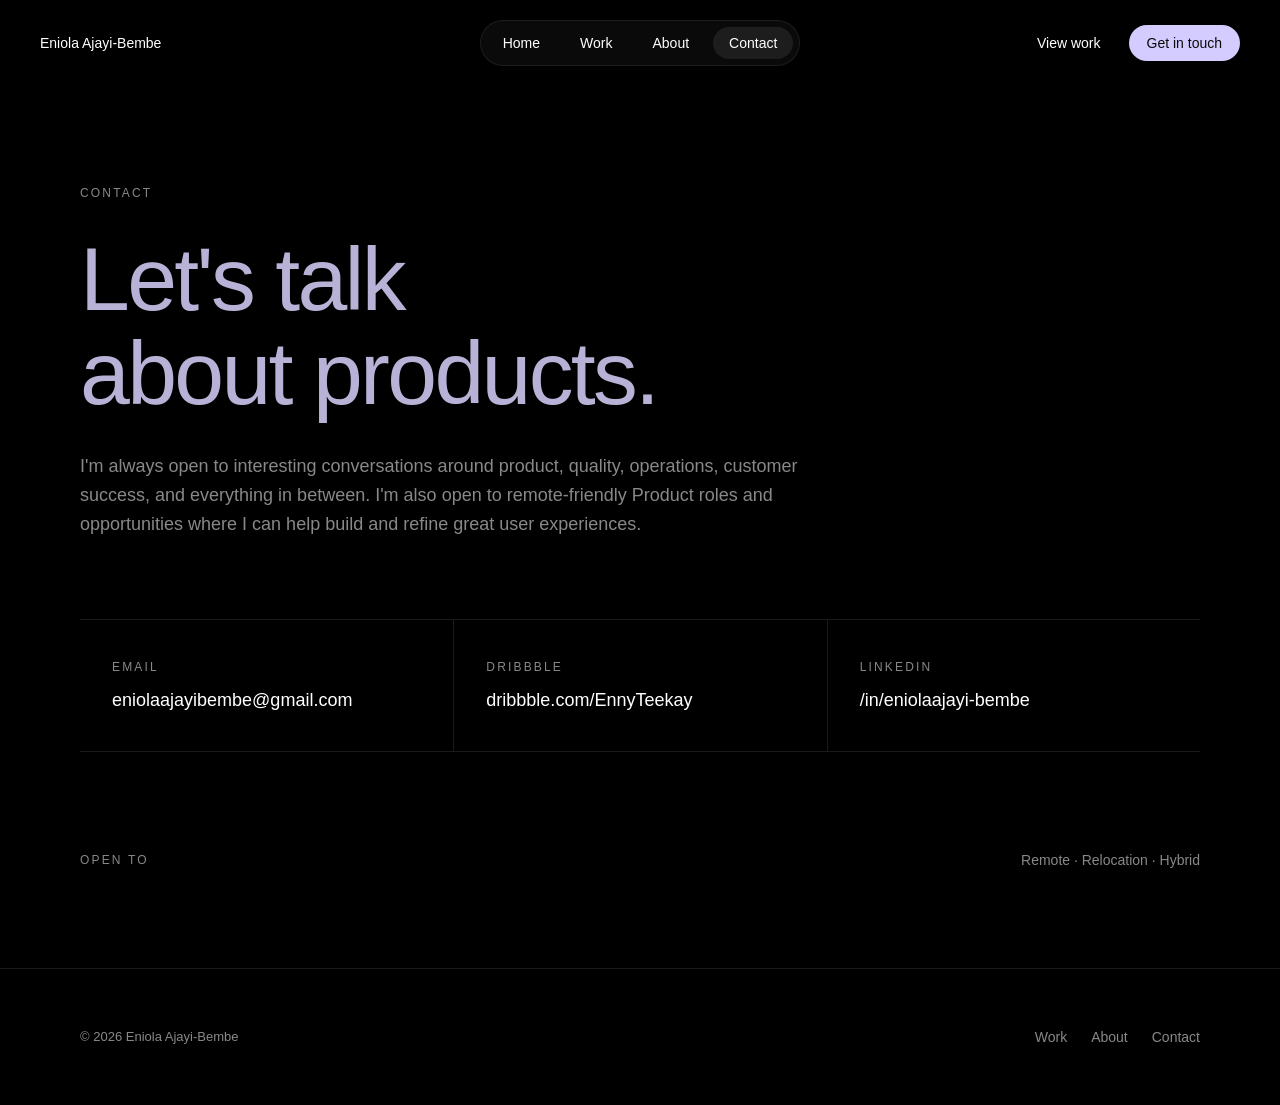
<file: contact.html>
<!DOCTYPE html>
<html lang="en">
<head>
<meta charset="utf-8"/>
<title>
   Contact — Eniola Ajayi-Bembe
  </title>
<meta content="website" property="og:type"/>
<meta content="summary" name="twitter:card"/>
<meta content="Open to product roles and conversations around product, quality, and customer success." name="description"/>
<meta content="Contact Eniola Ajayi-Bembe" property="og:title"/>
<meta content="Open to remote-friendly product roles and conversations." property="og:description"/>
<link href="favicon.svg" rel="icon" type="image/svg+xml"/>
<link href="https://fonts.googleapis.com" rel="preconnect"/>
<link crossorigin="anonymous" href="https://fonts.gstatic.com" rel="preconnect"/>
<meta content="width=device-width, initial-scale=1" name="viewport"/>
<link href="styles.css" rel="stylesheet"/>
<script defer="True" src="script.js">
</script>
</head>
<body>
<div class="s1">
<nav class="s2">
<div class="s3">
<a class="s4" href="index.html">
      Eniola Ajayi-Bembe
     </a>
<div class="s5">
<a class="s7" href="index.html">
       Home
      </a>
<a class="s7" href="work.html">
       Work
      </a>
<a class="s7" href="about.html">
       About
      </a>
<a aria-current="page" class="s6" href="contact.html">
       Contact
      </a>
</div>
<div class="s8">
<a class="s9" href="work.html">
       View work
      </a>
<a class="s10" href="mailto:eniolaajayibembe@gmail.com">
       Get in touch
      </a>
</div>
</div>
</nav>
<section class="s11 reveal">
<div class="s12">
<div class="s24">
      Contact
     </div>
<h1 class="s60">
      Let's talk
      <br/>
      about products.
     </h1>
<p class="s101">
      I'm always open to interesting conversations around product, quality, operations, customer success, and everything in between. I'm also open to remote-friendly Product roles and opportunities where I can help build and refine great user experiences.
     </p>
<div class="s102">
<a class="s103" href="mailto:enny.teekay@gmail.com" rel="noreferrer">
<div class="s53">
        Email
       </div>
<div class="s104">
        eniolaajayibembe@gmail.com
       </div>
</a>
<a class="s105" href="https://dribbble.com/EnnyTeekay" rel="noreferrer" target="_blank">
<div class="s53">
        Dribbble
       </div>
<div class="s104">
        dribbble.com/EnnyTeekay
       </div>
</a>
<a class="s105" href="https://linkedin.com/in/eniolaajayi-bembe" rel="noreferrer" target="_blank">
<div class="s53">
        LinkedIn
       </div>
<div class="s104">
        /in/eniolaajayi-bembe
       </div>
</a>
</div>
<div class="s106">
<div class="s53">
       Open To
      </div>
<div class="s107">
       Remote · Relocation · Hybrid
      </div>
</div>
</div>
</section>
<footer class="s55">
<div class="s56">
<div class="s57">
      ©
      <!-- -->
      2026
      <!-- -->
      Eniola Ajayi-Bembe
     </div>
<div class="s58">
<a class="s59" href="work.html">
       Work
      </a>
<a class="s59" href="about.html">
       About
      </a>
<a aria-current="page" class="active s59" href="contact.html">
       Contact
      </a>
</div>
</div>
</footer>
</div>
</body>
</html>
</file>
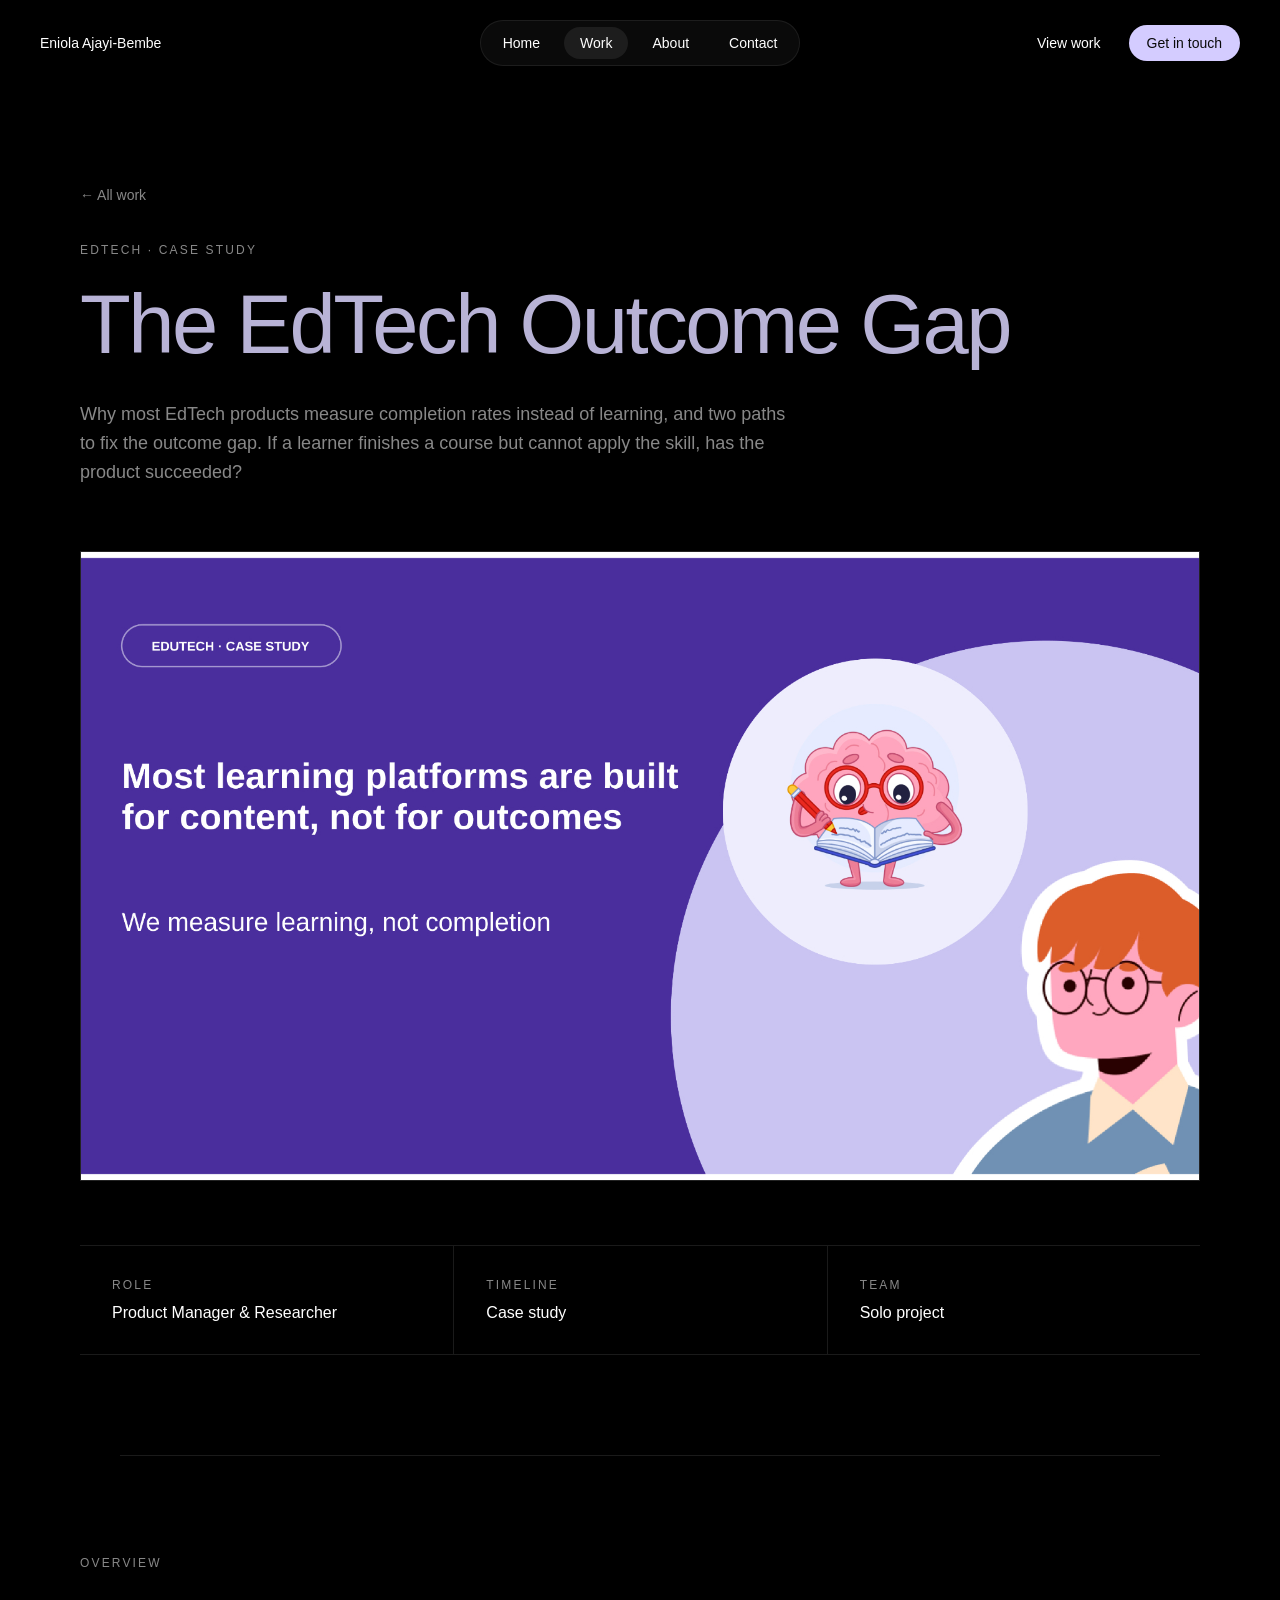
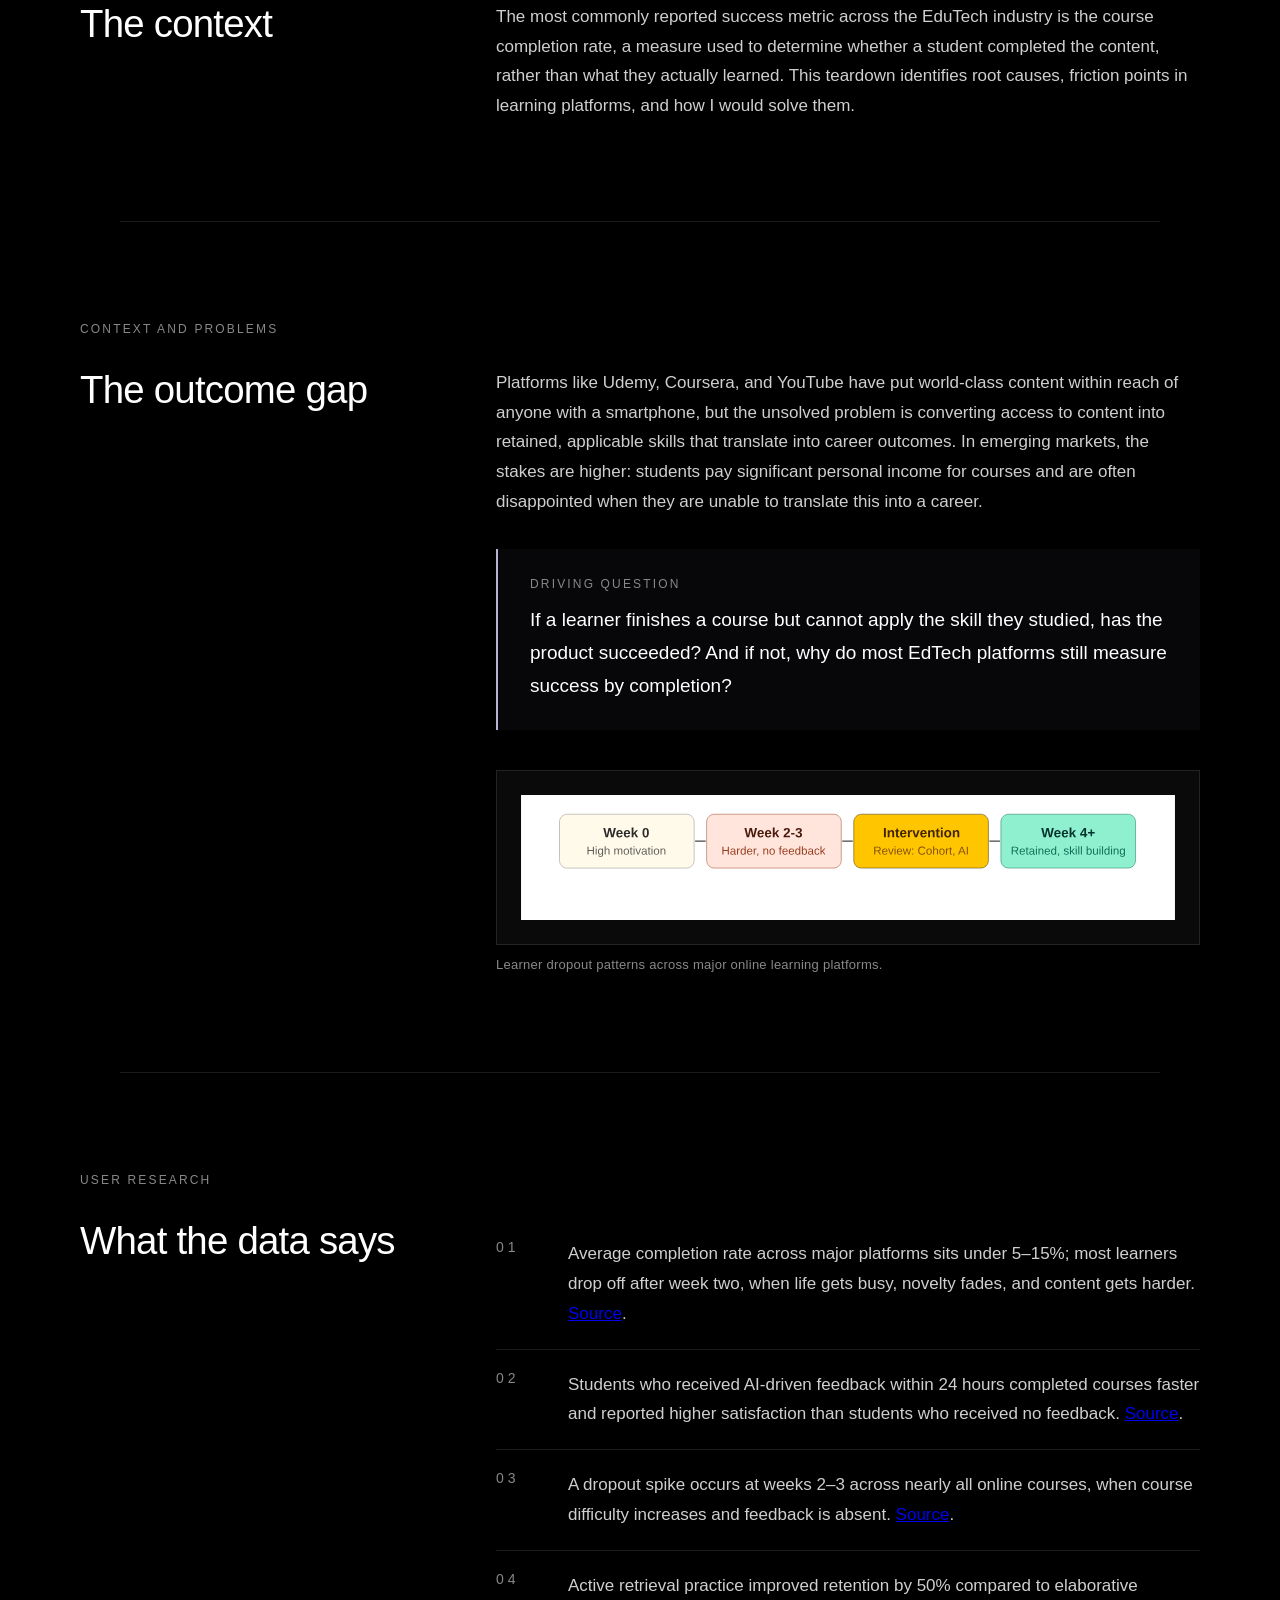
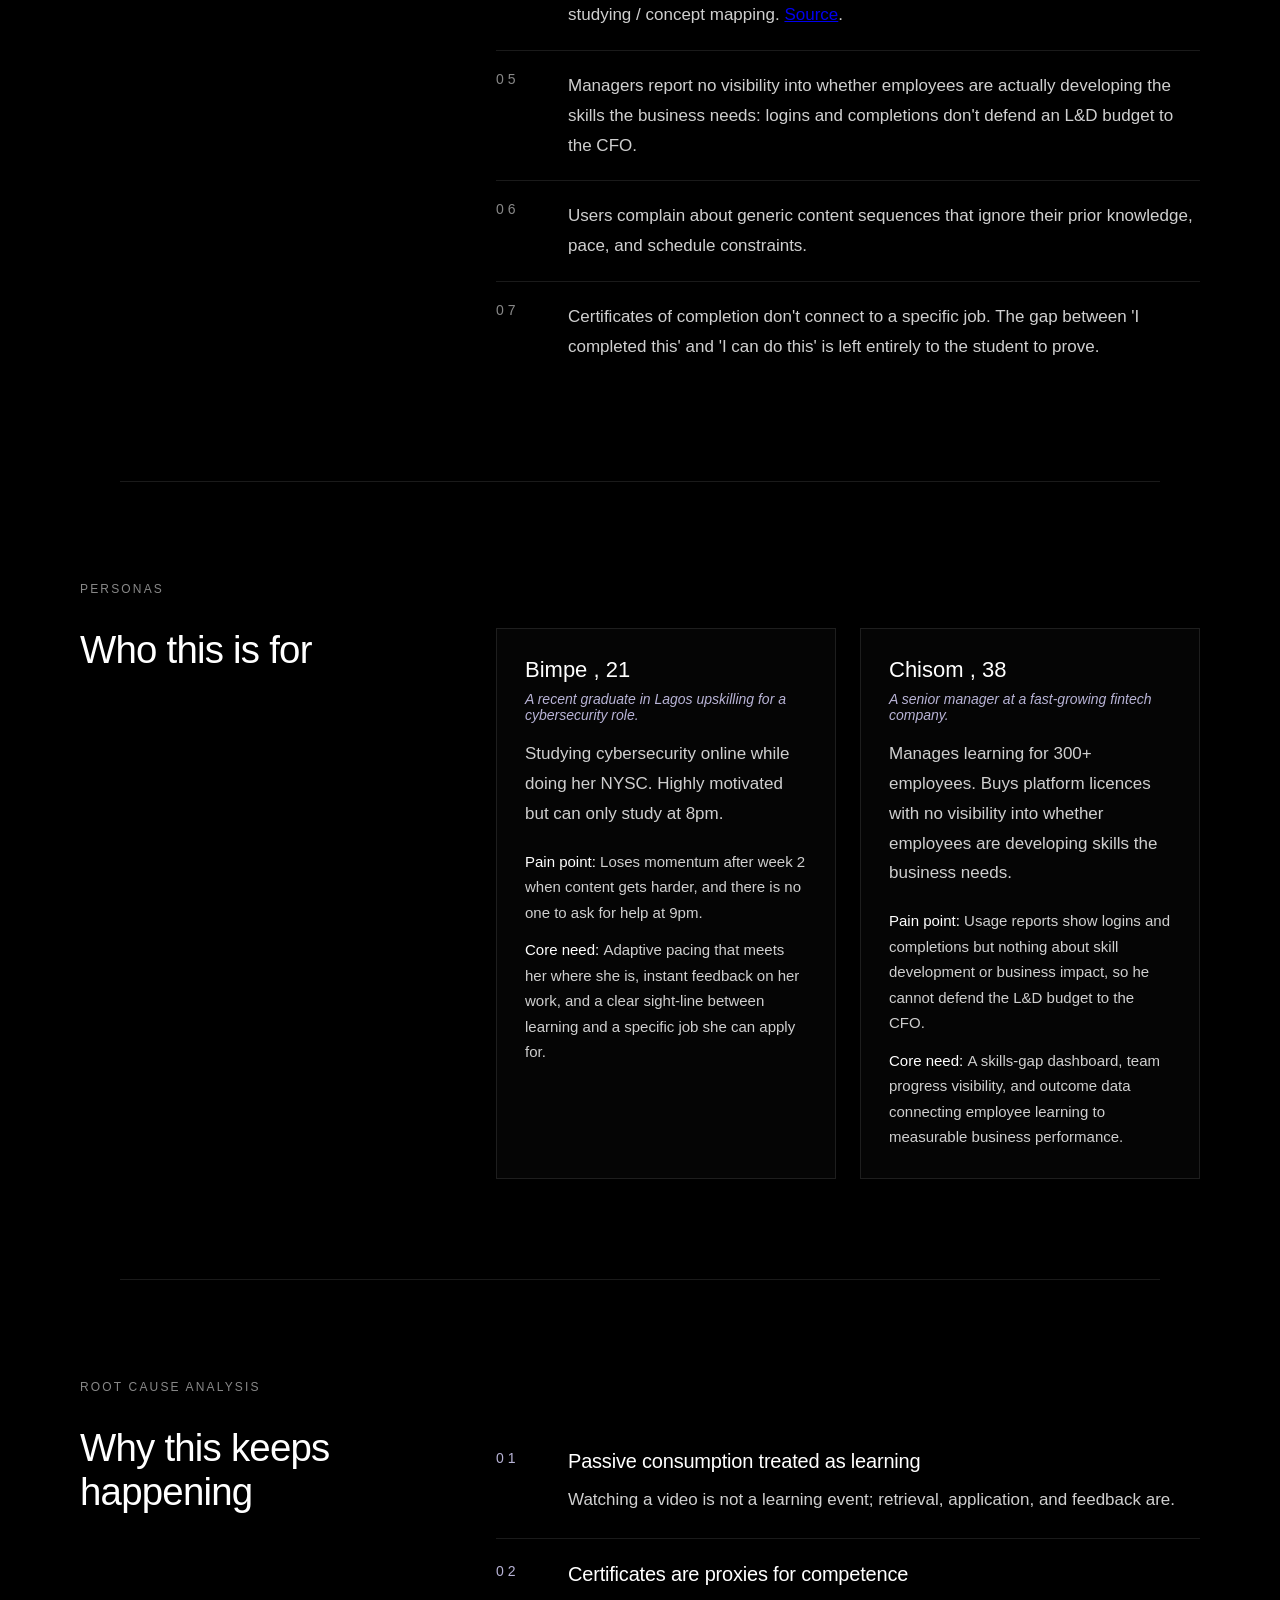
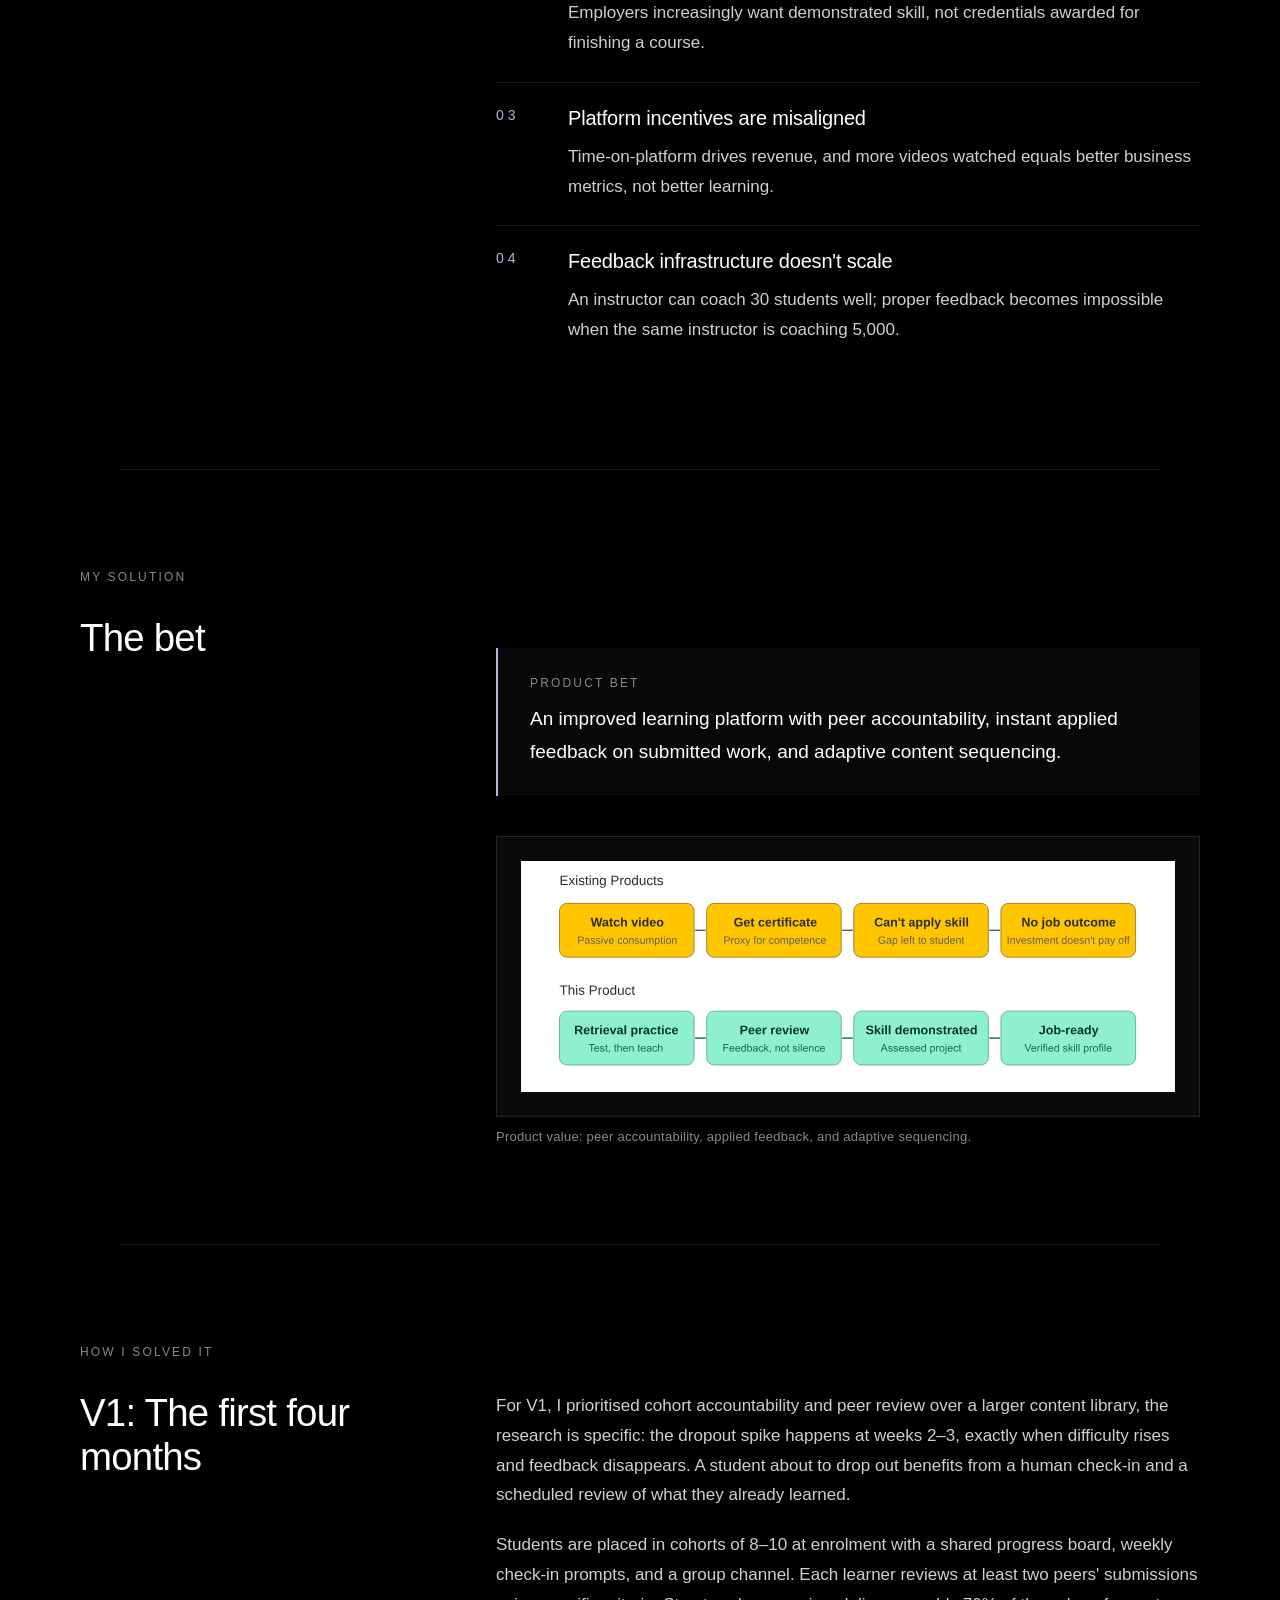
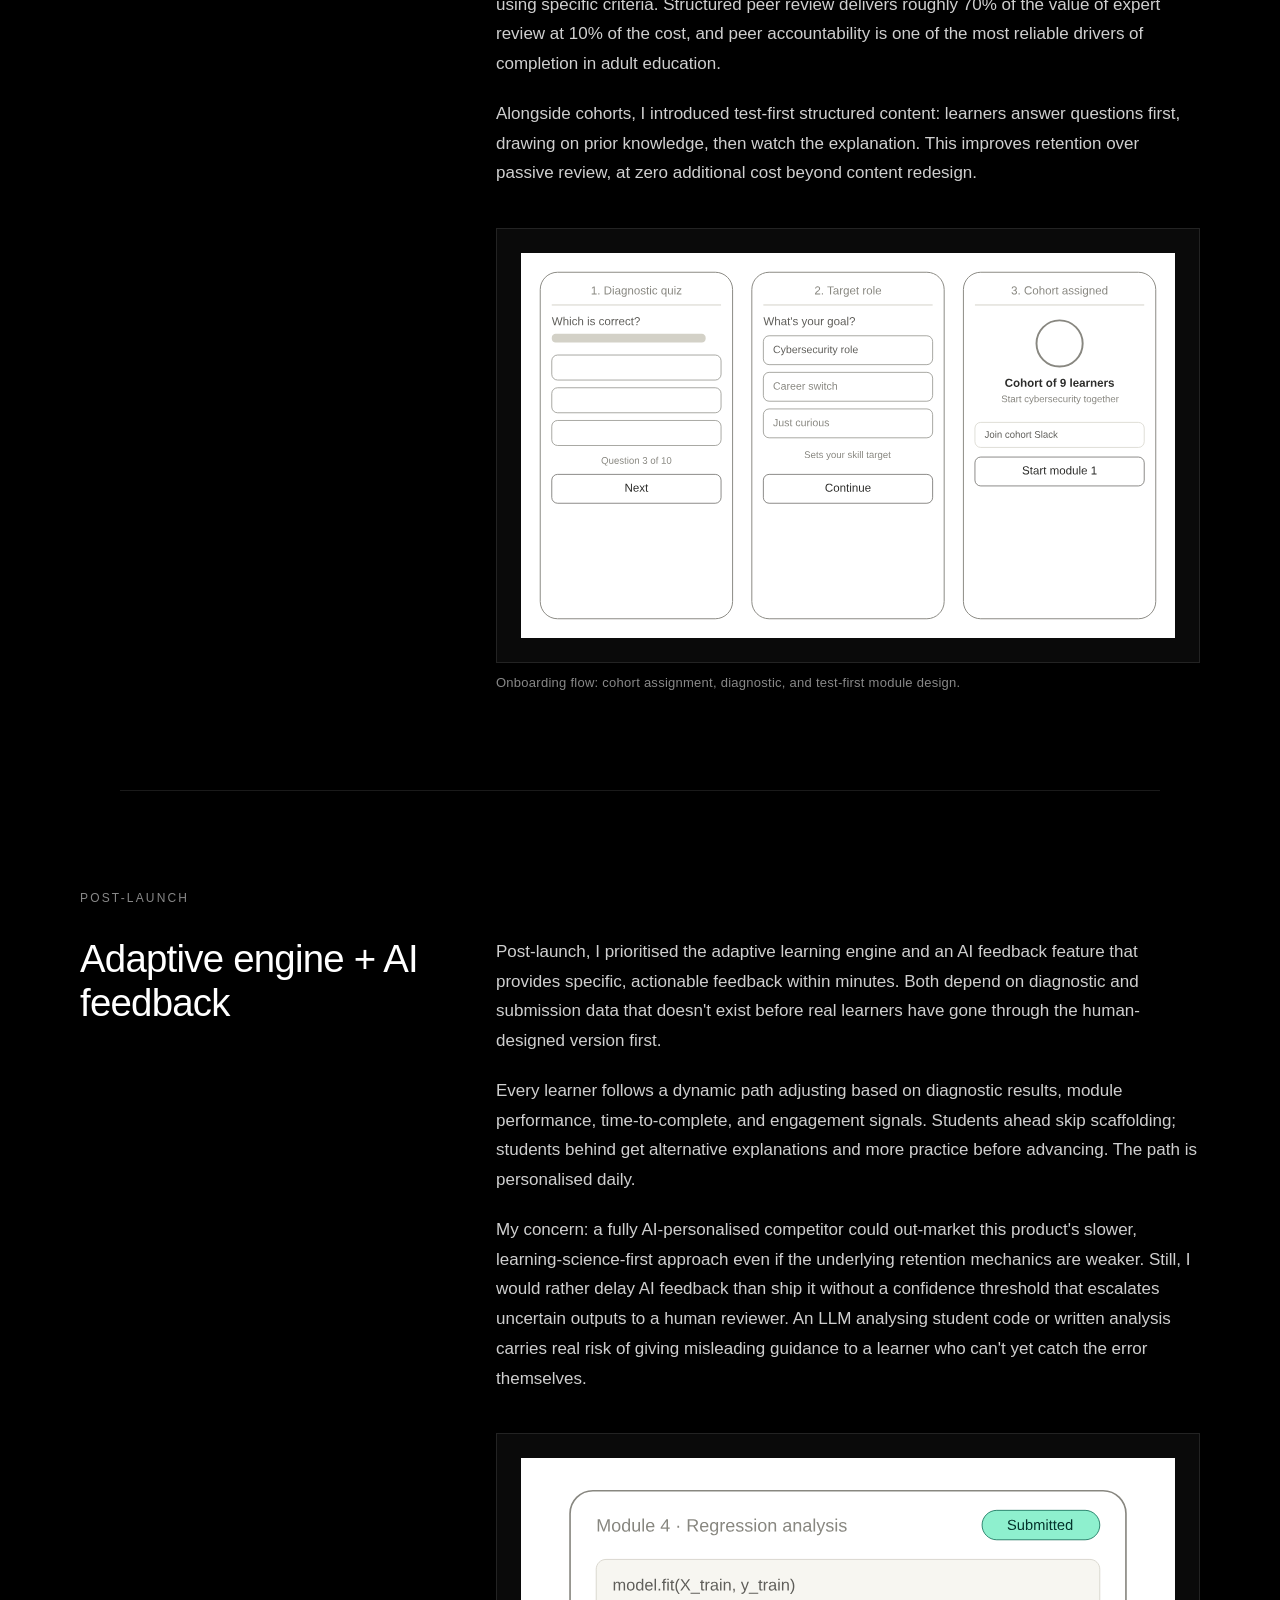
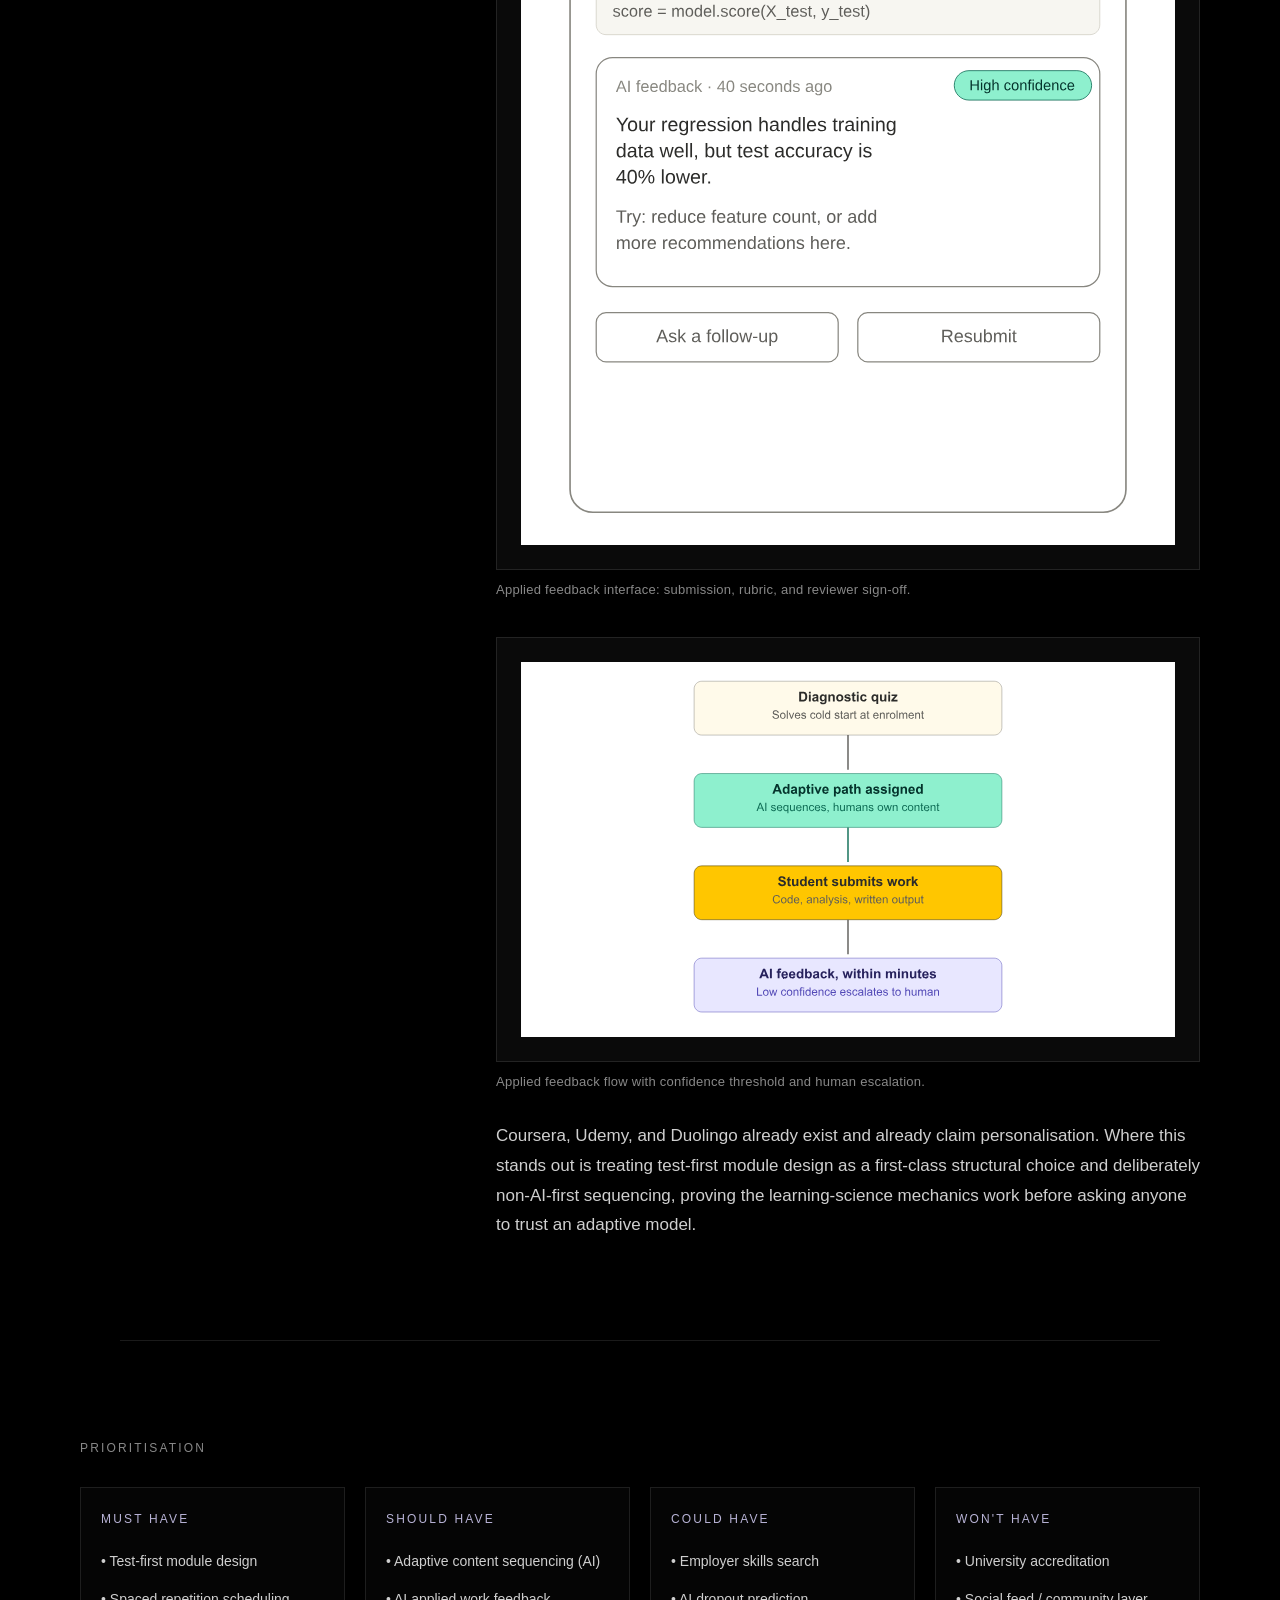
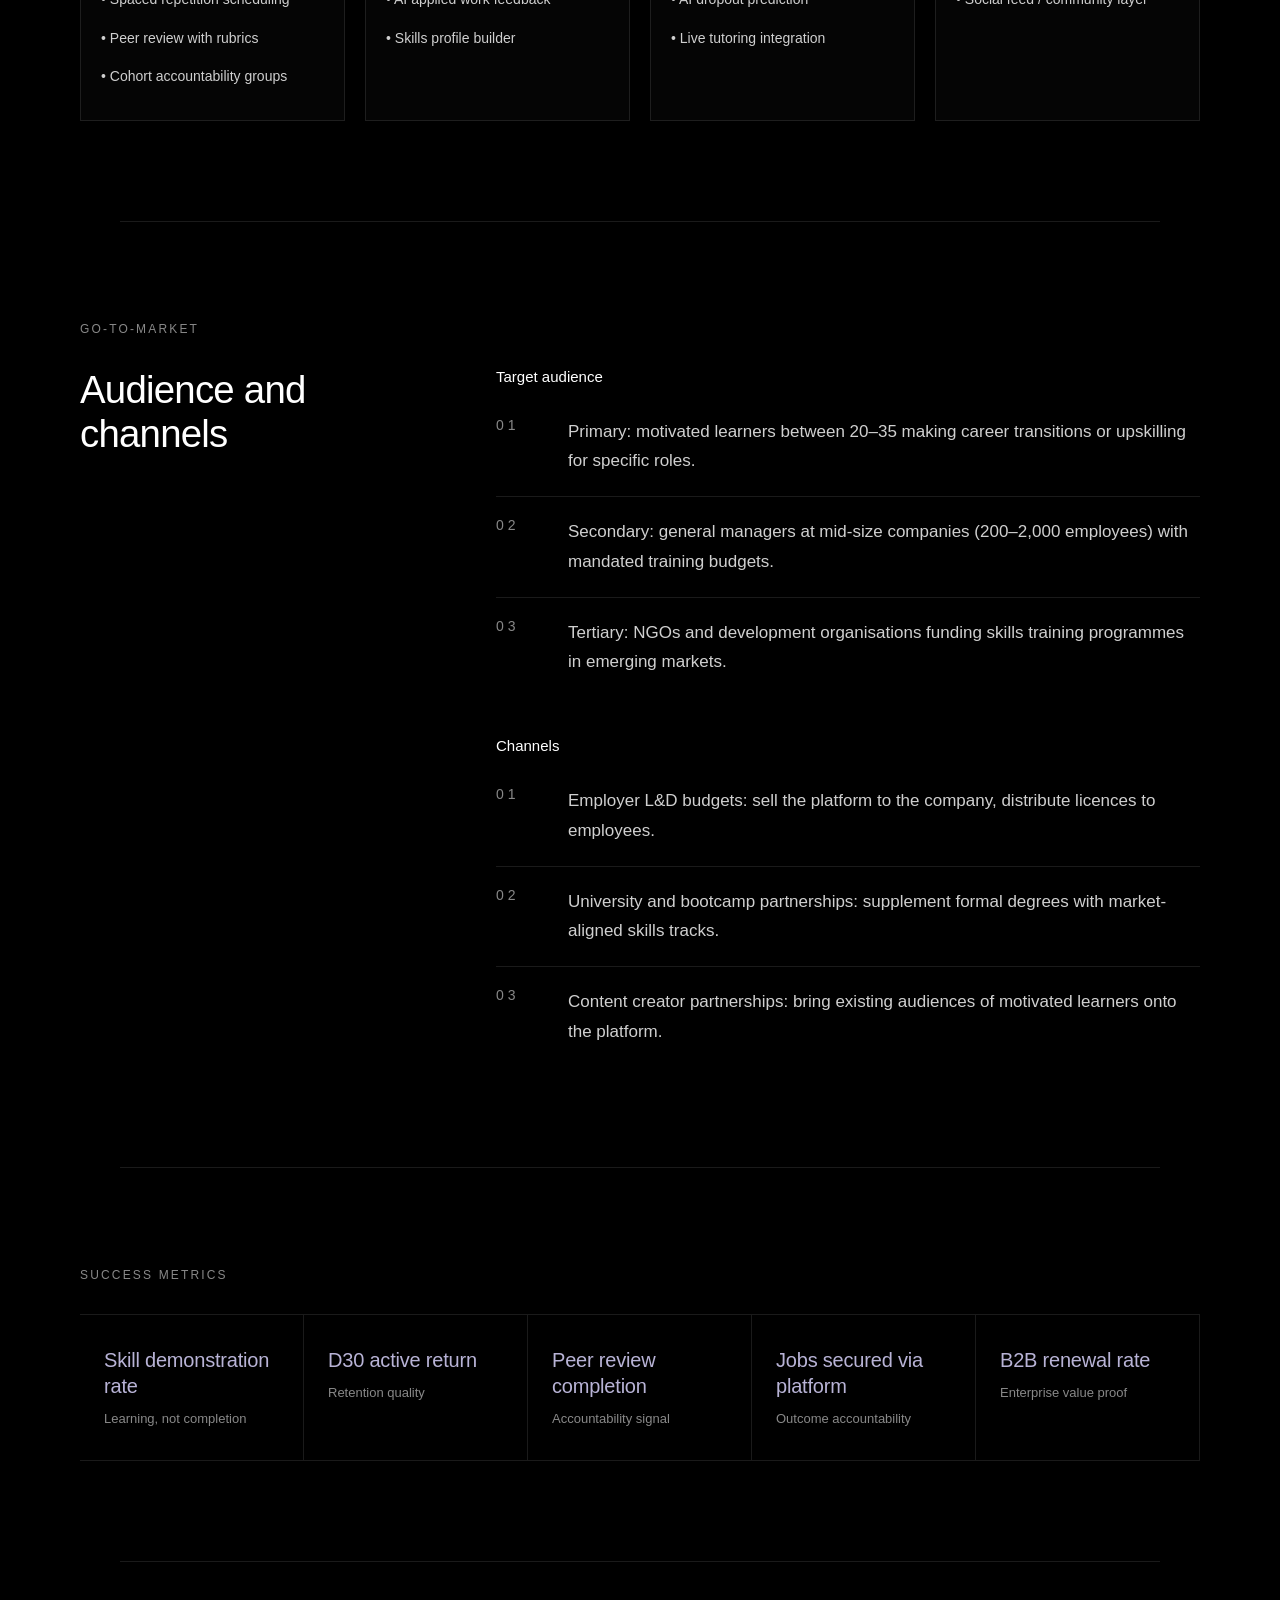
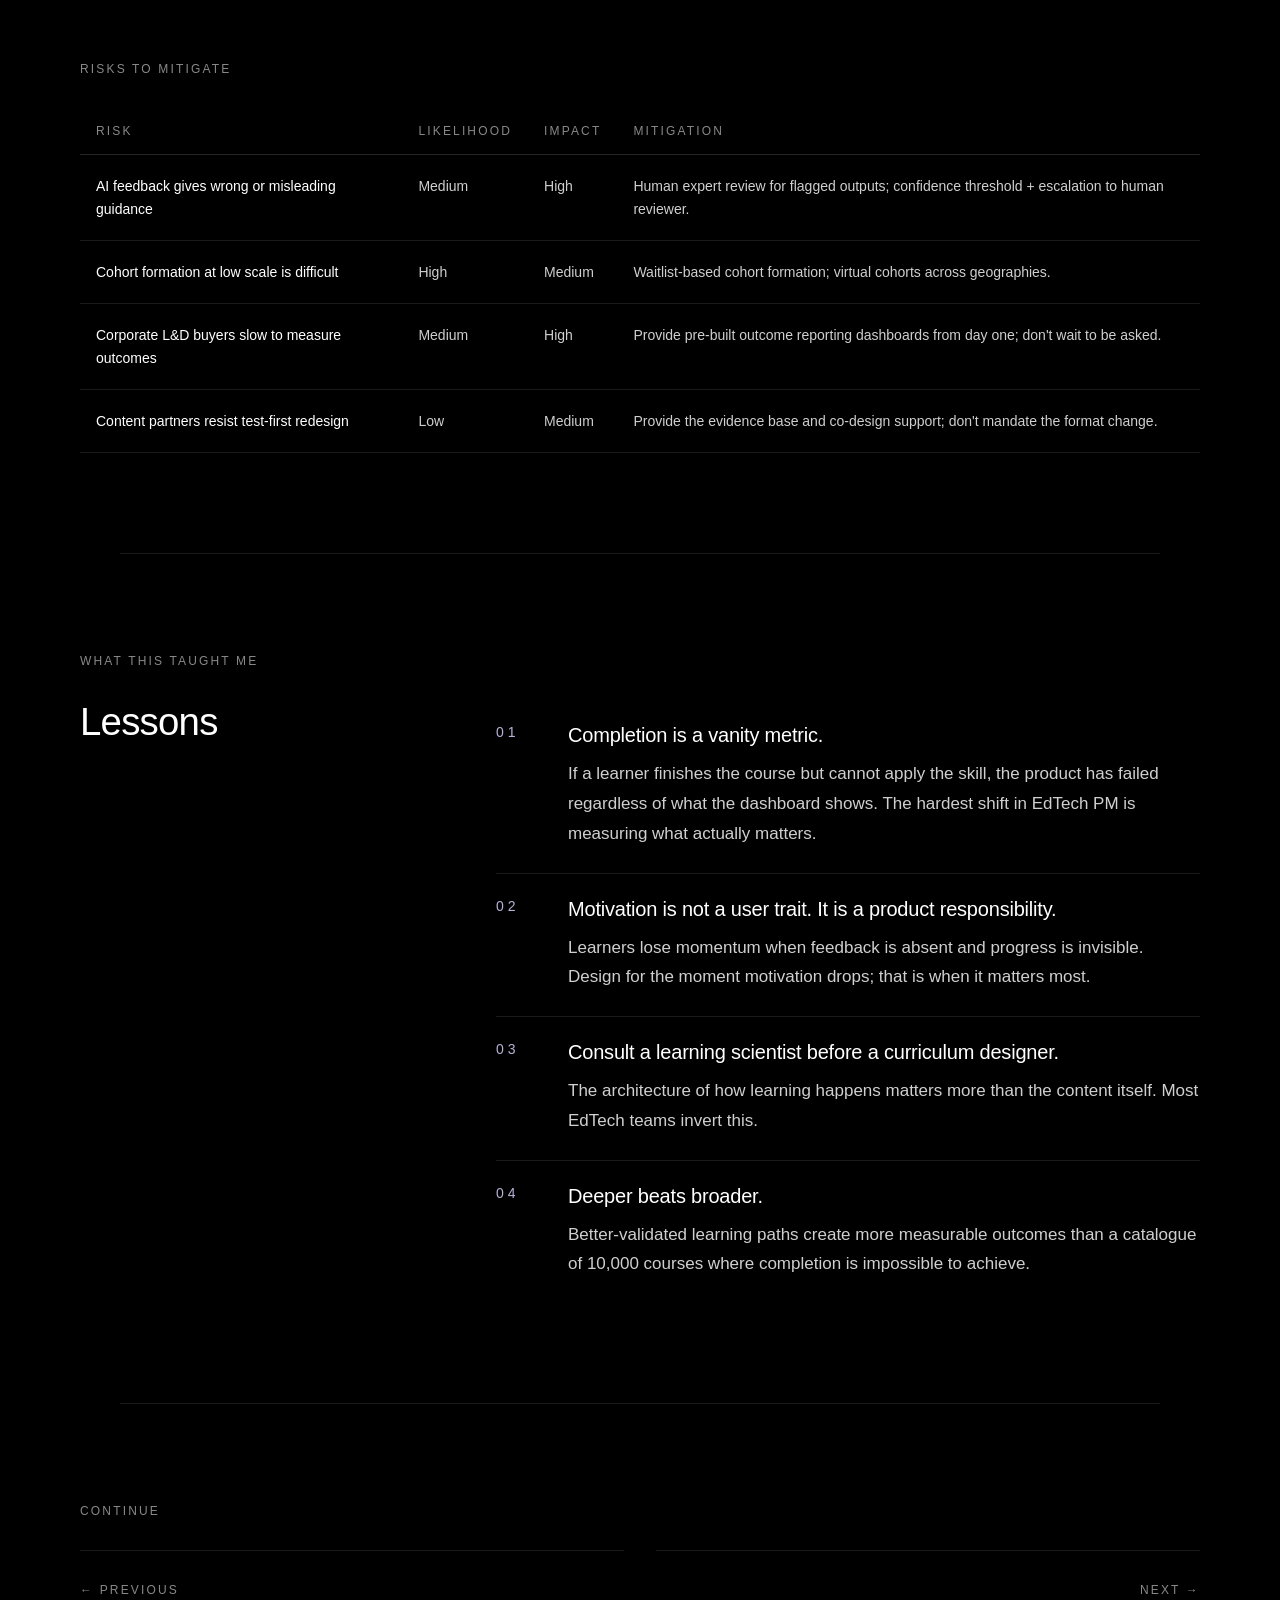
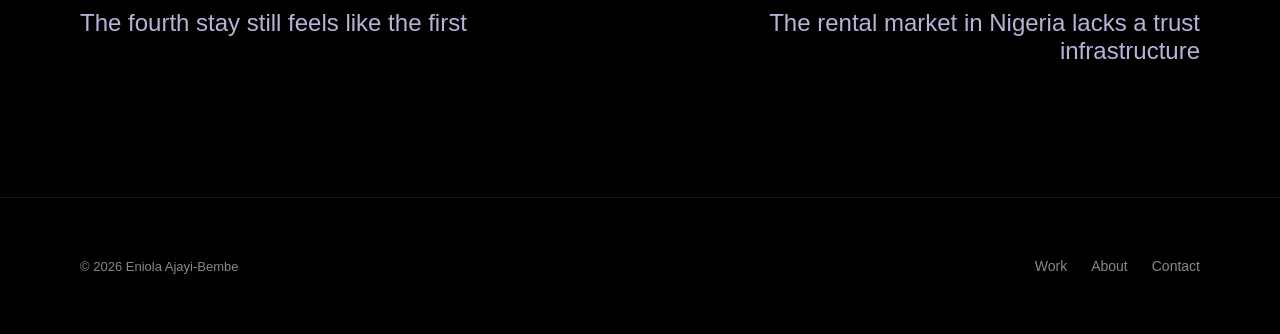
<file: work-edtech-outcomes.html>
<!DOCTYPE html>
<html lang="en">
<head>
<meta charset="utf-8"/>






<title>
   The EdTech Outcome Gap — Eniola Ajayi-Bembe
  </title>
<meta content="website" property="og:type"/>
<meta content="Why most EdTech products measure completion rates instead of learning, and two paths to fix the outcome gap. If a learner finishes a course but cannot apply the skill, has the product succeeded?" name="description"/>
<meta content="The EdTech Outcome Gap — Case Study" property="og:title"/>
<meta content="Why most EdTech products measure completion rates instead of learning, and two paths to fix the outcome gap. If a learner finishes a course but cannot apply the skill, has the product succeeded?" property="og:description"/>

<meta content="summary_large_image" name="twitter:card"/>

<link href="favicon.svg" rel="icon" type="image/svg+xml"/>
<link href="https://fonts.googleapis.com" rel="preconnect"/>
<link crossorigin="anonymous" href="https://fonts.gstatic.com" rel="preconnect"/>
<meta content="width=device-width, initial-scale=1" name="viewport"/>
<link href="styles.css" rel="stylesheet"/>
<script defer="True" src="script.js">
</script>
</head>
<body>
<div class="s1">
<nav class="s2">
<div class="s3">
<a class="s4" href="index.html">
      Eniola Ajayi-Bembe
     </a>
<div class="s5">
<a class="s7" href="index.html">
       Home
      </a>
<a aria-current="page" class="s6" href="work.html">
       Work
      </a>
<a class="s7" href="about.html">
       About
      </a>
<a class="s7" href="contact.html">
       Contact
      </a>
</div>
<div class="s8">
<a aria-current="page" class="active s9" href="work.html">
       View work
      </a>
<a class="s10" href="mailto:eniolaajayibembe@gmail.com">
       Get in touch
      </a>
</div>
</div>
</nav>
<section class="s11 reveal">
<div class="s12">
<a aria-current="page" class="active s108" href="work.html">
      ← All work
     </a>
<div class="s109">
      EdTech · Case Study
     </div>
<h1 class="s110">
      The EdTech Outcome Gap
     </h1>
<p class="s101">
      Why most EdTech products measure completion rates instead of learning, and two paths to fix the outcome gap. If a learner finishes a course but cannot apply the skill, has the product succeeded?
     </p>
<div class="s111">
<img alt="The EdTech Outcome Gap" class="s112" src="assets/images/Edutech_cover.jpg"/>
</div>
<div class="s113">
<div class="s114">
<div class="s53">
        Role
       </div>
<div class="s115">
        Product Manager &amp; Researcher
       </div>
</div>
<div class="s116">
<div class="s53">
        Timeline
       </div>
<div class="s115">
        Case study
       </div>
</div>
<div class="s116">
<div class="s53">
        Team
       </div>
<div class="s115">
        Solo project
       </div>
</div>
</div>
</div>
</section>
<hr class="s23"/>
<section class="s11 reveal">
<div class="s12">
<div class="s24">
      Overview
     </div>
<div class="s117">
<h2 class="s118">
       The context
      </h2>
<div>
<p class="s119">
        The most commonly reported success metric across the EduTech industry is the course completion rate, a measure used to determine whether a student completed the content, rather than what they actually learned. This teardown identifies root causes, friction points in learning platforms, and how I would solve them.
       </p>
</div>
</div>
</div>
</section>
<hr class="s23"/>
<section class="s32 reveal">
<div class="s12">
<div class="s24">
      Context and Problems
     </div>
<div class="s117">
<h2 class="s118">
       The outcome gap
      </h2>
<div>
<p class="s119">
        Platforms like Udemy, Coursera, and YouTube have put world-class content within reach of anyone with a smartphone, but the unsolved problem is converting access to content into retained, applicable skills that translate into career outcomes. In emerging markets, the stakes are higher: students pay significant personal income for courses and are often disappointed when they are unable to translate this into a career.
       </p>
<div class="s124">
<div class="s125">
         Driving Question
        </div>
<p class="s126">
         If a learner finishes a course but cannot apply the skill they studied, has the product succeeded? And if not, why do most EdTech platforms still measure success by completion?
        </p>
</div>
<figure class="s142">
<div class="s143">
<img alt="Learner dropout patterns across major online learning platforms." class="s144" src="assets/images/learner_dropout.svg"/>
</div>
<figcaption class="s145">
         Learner dropout patterns across major online learning platforms.
        </figcaption>
</figure>
</div>
</div>
</div>
</section>
<hr class="s23"/>
<section class="s32 reveal">
<div class="s12">
<div class="s24">
      User Research
     </div>
<div class="s117">
<h2 class="s118">
       What the data says
      </h2>
<div>
<ol class="s127">
<li class="s136">
<div class="s135">
          0
          <!-- -->
          1
         </div>
<p class="s119">
          Average completion rate across major platforms sits under 5–15%; most learners drop off after week two, when life gets busy, novelty fades, and content gets harder.
          <a href="https://oro.open.ac.uk/43566/" target="_blank" rel="noopener noreferrer">Source</a>.
         </p>
</li>
<li class="s137">
<div class="s135">
          0
          <!-- -->
          2
         </div>
<p class="s119">
          Students who received AI-driven feedback within 24 hours completed courses faster and reported higher satisfaction than students who received no feedback.
          <a href="https://engineering.stanford.edu/news/feedback-ai-driven-tool-improves-teaching" target="_blank" rel="noopener noreferrer">Source</a>.
         </p>
</li>
<li class="s137">
<div class="s135">
          0
          <!-- -->
          3
         </div>
<p class="s119">
          A dropout spike occurs at weeks 2–3 across nearly all online courses, when course difficulty increases and feedback is absent.
          <a href="https://www.skillademia.com/statistics/elearning-statistics/" target="_blank" rel="noopener noreferrer">Source</a>.
         </p>
</li>
<li class="s137">
<div class="s135">
          0
          <!-- -->
          4
         </div>
<p class="s119">
          Active retrieval practice improved retention by 50% compared to elaborative studying / concept mapping.
          <a href="https://www.structural-learning.com/post/testing-effect-retrieval-practice" target="_blank" rel="noopener noreferrer">Source</a>.
         </p>
</li>
<li class="s137">
<div class="s135">
          0
          <!-- -->
          5
         </div>
<p class="s119">
          Managers report no visibility into whether employees are actually developing the skills the business needs: logins and completions don't defend an L&amp;D budget to the CFO.
         </p>
</li>
<li class="s137">
<div class="s135">
          0
          <!-- -->
          6
         </div>
<p class="s119">
          Users complain about generic content sequences that ignore their prior knowledge, pace, and schedule constraints.
         </p>
</li>
<li class="s137">
<div class="s135">
          0
          <!-- -->
          7
         </div>
<p class="s119">
          Certificates of completion don't connect to a specific job. The gap between 'I completed this' and 'I can do this' is left entirely to the student to prove.
         </p>
</li>
</ol>
</div>
</div>
</div>
</section>
<hr class="s23"/>
<section class="s32 reveal">
<div class="s12">
<div class="s24">
      Personas
     </div>
<div class="s117">
<h2 class="s118">
       Who this is for
      </h2>
<div>
<div class="s146">
<div class="s147">
<div class="s148">
          Bimpe
          <!-- -->
          ,
          <!-- -->
          21
         </div>
<div class="s149">
          A recent graduate in Lagos upskilling for a cybersecurity role.
         </div>
<p class="s122">
          Studying cybersecurity online while doing her NYSC. Highly motivated but can only study at 8pm.
         </p>
<div class="s150">
<p class="s151">
<span class="s152">
            Pain point:
           </span>
           Loses momentum after week 2 when content gets harder, and there is no one to ask for help at 9pm.
          </p>
<p class="s153">
<span class="s152">
            Core need:
           </span>
           Adaptive pacing that meets her where she is, instant feedback on her work, and a clear sight-line between learning and a specific job she can apply for.
          </p>
</div>
</div>
<div class="s147">
<div class="s148">
          Chisom
          <!-- -->
          ,
          <!-- -->
          38
         </div>
<div class="s149">
          A senior manager at a fast-growing fintech company.
         </div>
<p class="s122">
          Manages learning for 300+ employees. Buys platform licences with no visibility into whether employees are developing skills the business needs.
         </p>
<div class="s150">
<p class="s151">
<span class="s152">
            Pain point:
           </span>
           Usage reports show logins and completions but nothing about skill development or business impact, so he cannot defend the L&amp;D budget to the CFO.
          </p>
<p class="s153">
<span class="s152">
            Core need:
           </span>
           A skills-gap dashboard, team progress visibility, and outcome data connecting employee learning to measurable business performance.
          </p>
</div>
</div>
</div>
</div>
</div>
</div>
</section>
<hr class="s23"/>
<section class="s32 reveal">
<div class="s12">
<div class="s24">
      Root Cause Analysis
     </div>
<div class="s117">
<h2 class="s118">
       Why this keeps happening
      </h2>
<div>
<ol class="s127">
<li class="s128">
<div class="s129">
          0
          <!-- -->
          1
         </div>
<div>
<h3 class="s121">
           Passive consumption treated as learning
          </h3>
<p class="s119">
           Watching a video is not a learning event; retrieval, application, and feedback are.
          </p>
</div>
</li>
<li class="s130">
<div class="s129">
          0
          <!-- -->
          2
         </div>
<div>
<h3 class="s121">
           Certificates are proxies for competence
          </h3>
<p class="s119">
           Employers increasingly want demonstrated skill, not credentials awarded for finishing a course.
          </p>
</div>
</li>
<li class="s130">
<div class="s129">
          0
          <!-- -->
          3
         </div>
<div>
<h3 class="s121">
           Platform incentives are misaligned
          </h3>
<p class="s119">
           Time-on-platform drives revenue, and more videos watched equals better business metrics, not better learning.
          </p>
</div>
</li>
<li class="s130">
<div class="s129">
          0
          <!-- -->
          4
         </div>
<div>
<h3 class="s121">
           Feedback infrastructure doesn't scale
          </h3>
<p class="s119">
           An instructor can coach 30 students well; proper feedback becomes impossible when the same instructor is coaching 5,000.
          </p>
</div>
</li>
</ol>
</div>
</div>
</div>
</section>
<hr class="s23"/>
<section class="s32 reveal">
<div class="s12">
<div class="s24">
      My Solution
     </div>
<div class="s117">
<h2 class="s118">
       The bet
      </h2>
<div>
<div class="s124">
<div class="s125">
         Product Bet
        </div>
<p class="s126">
         An improved learning platform with peer accountability, instant applied feedback on submitted work, and adaptive content sequencing.
        </p>
</div>
<figure class="s142">
<div class="s143">
<img alt="Product value model: peer accountability, applied feedback, and adaptive sequencing." class="s144" src="assets/images/Product_value.svg"/>
</div>
<figcaption class="s145">
         Product value: peer accountability, applied feedback, and adaptive sequencing.
        </figcaption>
</figure>
</div>
</div>
</div>
</section>
<hr class="s23"/>
<section class="s32 reveal">
<div class="s12">
<div class="s24">
      How I Solved It
     </div>
<div class="s117">
<h2 class="s118">
       V1: The first four months
      </h2>
<div>
<p class="s119">
        For V1, I prioritised cohort accountability and peer review over a larger content library, the research is specific: the dropout spike happens at weeks 2–3, exactly when difficulty rises and feedback disappears. A student about to drop out benefits from a human check-in and a scheduled review of what they already learned.
       </p>
<p class="s120">
        Students are placed in cohorts of 8–10 at enrolment with a shared progress board, weekly check-in prompts, and a group channel. Each learner reviews at least two peers' submissions using specific criteria. Structured peer review delivers roughly 70% of the value of expert review at 10% of the cost, and peer accountability is one of the most reliable drivers of completion in adult education.
       </p>
<p class="s120">
        Alongside cohorts, I introduced test-first structured content: learners answer questions first, drawing on prior knowledge, then watch the explanation. This improves retention over passive review, at zero additional cost beyond content redesign.
       </p>
<figure class="s142">
<div class="s143">
<img alt="Onboarding flow: cohort assignment, diagnostic, and test-first module design." class="s144" src="assets/images/onboarding_wireframe.svg"/>
</div>
<figcaption class="s145">
         Onboarding flow: cohort assignment, diagnostic, and test-first module design.
        </figcaption>
</figure>
</div>
</div>
</div>
</section>
<hr class="s23"/>
<section class="s32 reveal">
<div class="s12">
<div class="s24">
      Post-launch
     </div>
<div class="s117">
<h2 class="s118">
       Adaptive engine + AI feedback
      </h2>
<div>
<p class="s119">
        Post-launch, I prioritised the adaptive learning engine and an AI feedback feature that provides specific, actionable feedback within minutes. Both depend on diagnostic and submission data that doesn't exist before real learners have gone through the human-designed version first.
       </p>
<p class="s120">
        Every learner follows a dynamic path adjusting based on diagnostic results, module performance, time-to-complete, and engagement signals. Students ahead skip scaffolding; students behind get alternative explanations and more practice before advancing. The path is personalised daily.
       </p>
<p class="s120">
        My concern: a fully AI-personalised competitor could out-market this product's slower, learning-science-first approach even if the underlying retention mechanics are weaker. Still, I would rather delay AI feedback than ship it without a confidence threshold that escalates uncertain outputs to a human reviewer. An LLM analysing student code or written analysis carries real risk of giving misleading guidance to a learner who can't yet catch the error themselves.
       </p>
<figure class="s142">
<div class="s143">
<img alt="Applied feedback UI wireframe." class="s144" src="assets/images/applied_feedback_wireframe.svg"/>
</div>
<figcaption class="s145">
         Applied feedback interface: submission, rubric, and reviewer sign-off.
        </figcaption>
</figure>
<figure class="s142">
<div class="s143">
<img alt="Applied feedback flow with confidence threshold and human escalation." class="s144" src="assets/images/applied_feedback_flow.svg"/>
</div>
<figcaption class="s145">
         Applied feedback flow with confidence threshold and human escalation.
        </figcaption>
</figure>
<p class="s154">
        Coursera, Udemy, and Duolingo already exist and already claim personalisation. Where this stands out is treating test-first module design as a first-class structural choice and deliberately non-AI-first sequencing, proving the learning-science mechanics work before asking anyone to trust an adaptive model.
       </p>
</div>
</div>
</div>
</section>
<hr class="s23"/>
<section class="s32 reveal">
<div class="s12">
<div class="s24">
      Prioritisation
     </div>
<div class="s166">
<div class="s167">
<div class="s168">
        Must Have
       </div>
<ul class="s127">
<li class="s169">
         •
         <!-- -->
         Test-first module design
        </li>
<li class="s169">
         •
         <!-- -->
         Spaced repetition scheduling
        </li>
<li class="s169">
         •
         <!-- -->
         Peer review with rubrics
        </li>
<li class="s169">
         •
         <!-- -->
         Cohort accountability groups
        </li>
</ul>
</div>
<div class="s167">
<div class="s168">
        Should Have
       </div>
<ul class="s127">
<li class="s169">
         •
         <!-- -->
         Adaptive content sequencing (AI)
        </li>
<li class="s169">
         •
         <!-- -->
         AI applied work feedback
        </li>
<li class="s169">
         •
         <!-- -->
         Skills profile builder
        </li>
</ul>
</div>
<div class="s167">
<div class="s168">
        Could Have
       </div>
<ul class="s127">
<li class="s169">
         •
         <!-- -->
         Employer skills search
        </li>
<li class="s169">
         •
         <!-- -->
         AI dropout prediction
        </li>
<li class="s169">
         •
         <!-- -->
         Live tutoring integration
        </li>
</ul>
</div>
<div class="s167">
<div class="s168">
        Won't Have
       </div>
<ul class="s127">
<li class="s169">
         •
         <!-- -->
         University accreditation
        </li>
<li class="s169">
         •
         <!-- -->
         Social feed / community layer
        </li>
</ul>
</div>
</div>
</div>
</section>
<hr class="s23"/>
<section class="s32 reveal">
<div class="s12">
<div class="s24">
      Go-to-Market
     </div>
<div class="s117">
<h2 class="s118">
       Audience and channels
      </h2>
<div>
<div>
<div class="s177">
         Target audience
        </div>
<ol class="s127">
<li class="s136">
<div class="s135">
           0
           <!-- -->
           1
          </div>
<p class="s119">
           Primary: motivated learners between 20–35 making career transitions or upskilling for specific roles.
          </p>
</li>
<li class="s137">
<div class="s135">
           0
           <!-- -->
           2
          </div>
<p class="s119">
           Secondary: general managers at mid-size companies (200–2,000 employees) with mandated training budgets.
          </p>
</li>
<li class="s137">
<div class="s135">
           0
           <!-- -->
           3
          </div>
<p class="s119">
           Tertiary: NGOs and development organisations funding skills training programmes in emerging markets.
          </p>
</li>
</ol>
</div>
<div class="s178">
<div class="s177">
         Channels
        </div>
<ol class="s127">
<li class="s136">
<div class="s135">
           0
           <!-- -->
           1
          </div>
<p class="s119">
           Employer L&amp;D budgets: sell the platform to the company, distribute licences to employees.
          </p>
</li>
<li class="s137">
<div class="s135">
           0
           <!-- -->
           2
          </div>
<p class="s119">
           University and bootcamp partnerships: supplement formal degrees with market-aligned skills tracks.
          </p>
</li>
<li class="s137">
<div class="s135">
           0
           <!-- -->
           3
          </div>
<p class="s119">
           Content creator partnerships: bring existing audiences of motivated learners onto the platform.
          </p>
</li>
</ol>
</div>
</div>
</div>
</div>
</section>
<hr class="s23"/>
<section class="s32 reveal">
<div class="s12">
<div class="s24">
      Success Metrics
     </div>
<div class="s171">
<div class="s172">
<div class="s173">
        Skill demonstration rate
       </div>
<div class="s174">
        Learning, not completion
       </div>
</div>
<div class="s172">
<div class="s173">
        D30 active return
       </div>
<div class="s174">
        Retention quality
       </div>
</div>
<div class="s172">
<div class="s173">
        Peer review completion
       </div>
<div class="s174">
        Accountability signal
       </div>
</div>
<div class="s172">
<div class="s173">
        Jobs secured via platform
       </div>
<div class="s174">
        Outcome accountability
       </div>
</div>
<div class="s172">
<div class="s173">
        B2B renewal rate
       </div>
<div class="s174">
        Enterprise value proof
       </div>
</div>
</div>
</div>
</section>
<hr class="s23"/>
<section class="s32 reveal">
<div class="s12">
<div class="s24">
      Risks to Mitigate
     </div>
<table class="s175">
<thead>
<tr>
<th class="s176">
         Risk
        </th>
<th class="s176">
         Likelihood
        </th>
<th class="s176">
         Impact
        </th>
<th class="s176">
         Mitigation
        </th>
</tr>
</thead>
<tbody>
<tr>
<td class="s159">
         AI feedback gives wrong or misleading guidance
        </td>
<td class="s160">
         Medium
        </td>
<td class="s160">
         High
        </td>
<td class="s160">
         Human expert review for flagged outputs; confidence threshold + escalation to human reviewer.
        </td>
</tr>
<tr>
<td class="s161">
         Cohort formation at low scale is difficult
        </td>
<td class="s162">
         High
        </td>
<td class="s162">
         Medium
        </td>
<td class="s162">
         Waitlist-based cohort formation; virtual cohorts across geographies.
        </td>
</tr>
<tr>
<td class="s161">
         Corporate L&amp;D buyers slow to measure outcomes
        </td>
<td class="s162">
         Medium
        </td>
<td class="s162">
         High
        </td>
<td class="s162">
         Provide pre-built outcome reporting dashboards from day one; don't wait to be asked.
        </td>
</tr>
<tr>
<td class="s161">
         Content partners resist test-first redesign
        </td>
<td class="s162">
         Low
        </td>
<td class="s162">
         Medium
        </td>
<td class="s162">
         Provide the evidence base and co-design support; don't mandate the format change.
        </td>
</tr>
</tbody>
</table>
</div>
</section>
<hr class="s23"/>
<section class="s32 reveal">
<div class="s12">
<div class="s24">
      What This Taught Me
     </div>
<div class="s117">
<h2 class="s118">
       Lessons
      </h2>
<div>
<ol class="s127">
<li class="s128">
<div class="s129">
          0
          <!-- -->
          1
         </div>
<div>
<h3 class="s121">
           Completion is a vanity metric.
          </h3>
<p class="s119">
           If a learner finishes the course but cannot apply the skill, the product has failed regardless of what the dashboard shows. The hardest shift in EdTech PM is measuring what actually matters.
          </p>
</div>
</li>
<li class="s130">
<div class="s129">
          0
          <!-- -->
          2
         </div>
<div>
<h3 class="s121">
           Motivation is not a user trait. It is a product responsibility.
          </h3>
<p class="s119">
           Learners lose momentum when feedback is absent and progress is invisible. Design for the moment motivation drops; that is when it matters most.
          </p>
</div>
</li>
<li class="s130">
<div class="s129">
          0
          <!-- -->
          3
         </div>
<div>
<h3 class="s121">
           Consult a learning scientist before a curriculum designer.
          </h3>
<p class="s119">
           The architecture of how learning happens matters more than the content itself. Most EdTech teams invert this.
          </p>
</div>
</li>
<li class="s130">
<div class="s129">
          0
          <!-- -->
          4
         </div>
<div>
<h3 class="s121">
           Deeper beats broader.
          </h3>
<p class="s119">
           Better-validated learning paths create more measurable outcomes than a catalogue of 10,000 courses where completion is impossible to achieve.
          </p>
</div>
</li>
</ol>
</div>
</div>
</div>
</section>
<hr class="s23"/>
<section class="s32 reveal">
<div class="s12">
<div class="s24">
      Continue
     </div>
<div class="s163">
<a class="s164" href="work-hospitality-instay.html">
<div class="s125">
        ← Previous
       </div>
<div class="s141">
        The fourth stay still feels like the first
       </div>
</a>
<a class="s165" href="work-proptech-trust.html">
<div class="s125">
        Next →
       </div>
<div class="s141">
        The rental market in Nigeria lacks a trust infrastructure
       </div>
</a>
</div>
</div>
</section>
<footer class="s55">
<div class="s56">
<div class="s57">
      ©
      <!-- -->
      2026
      <!-- -->
      Eniola Ajayi-Bembe
     </div>
<div class="s58">
<a aria-current="page" class="active s59" href="work.html">
       Work
      </a>
<a class="s59" href="about.html">
       About
      </a>
<a class="s59" href="contact.html">
       Contact
      </a>
</div>
</div>
</footer>
</div>
</body>
</html>
</file>
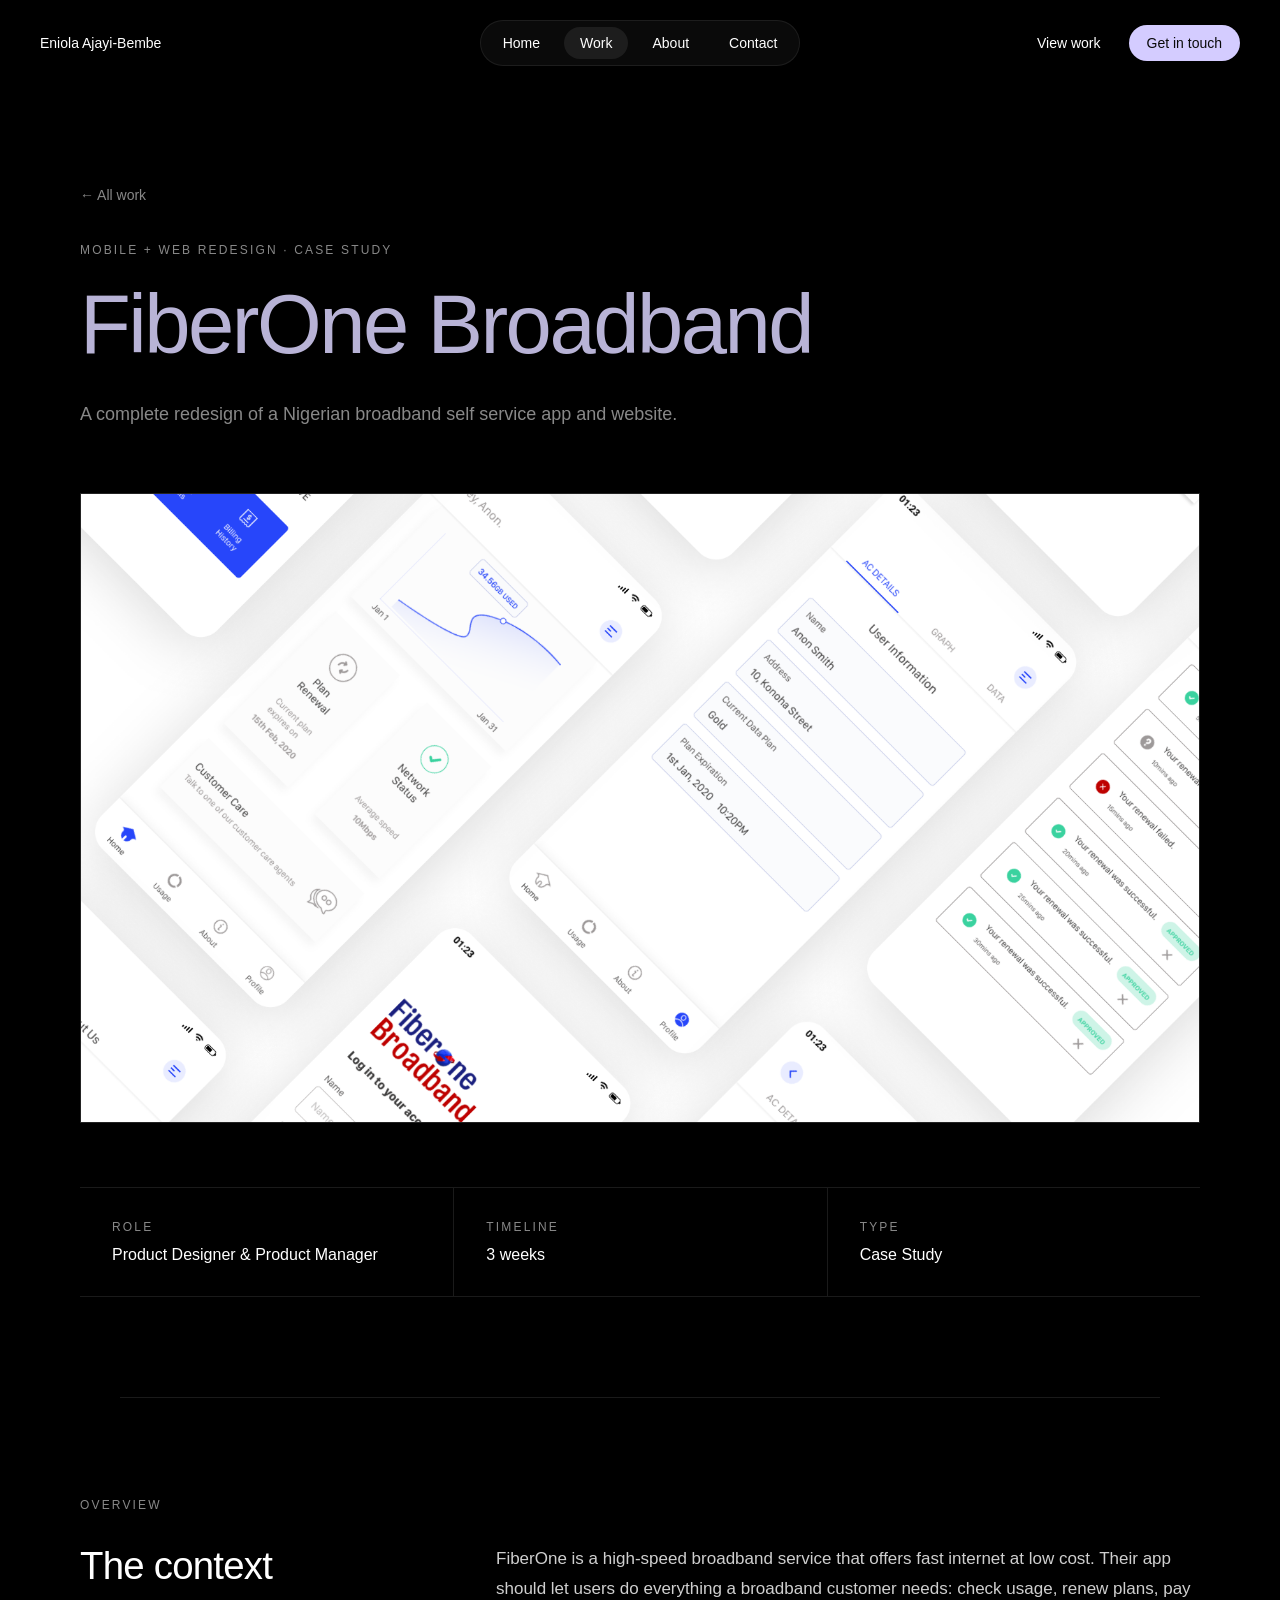
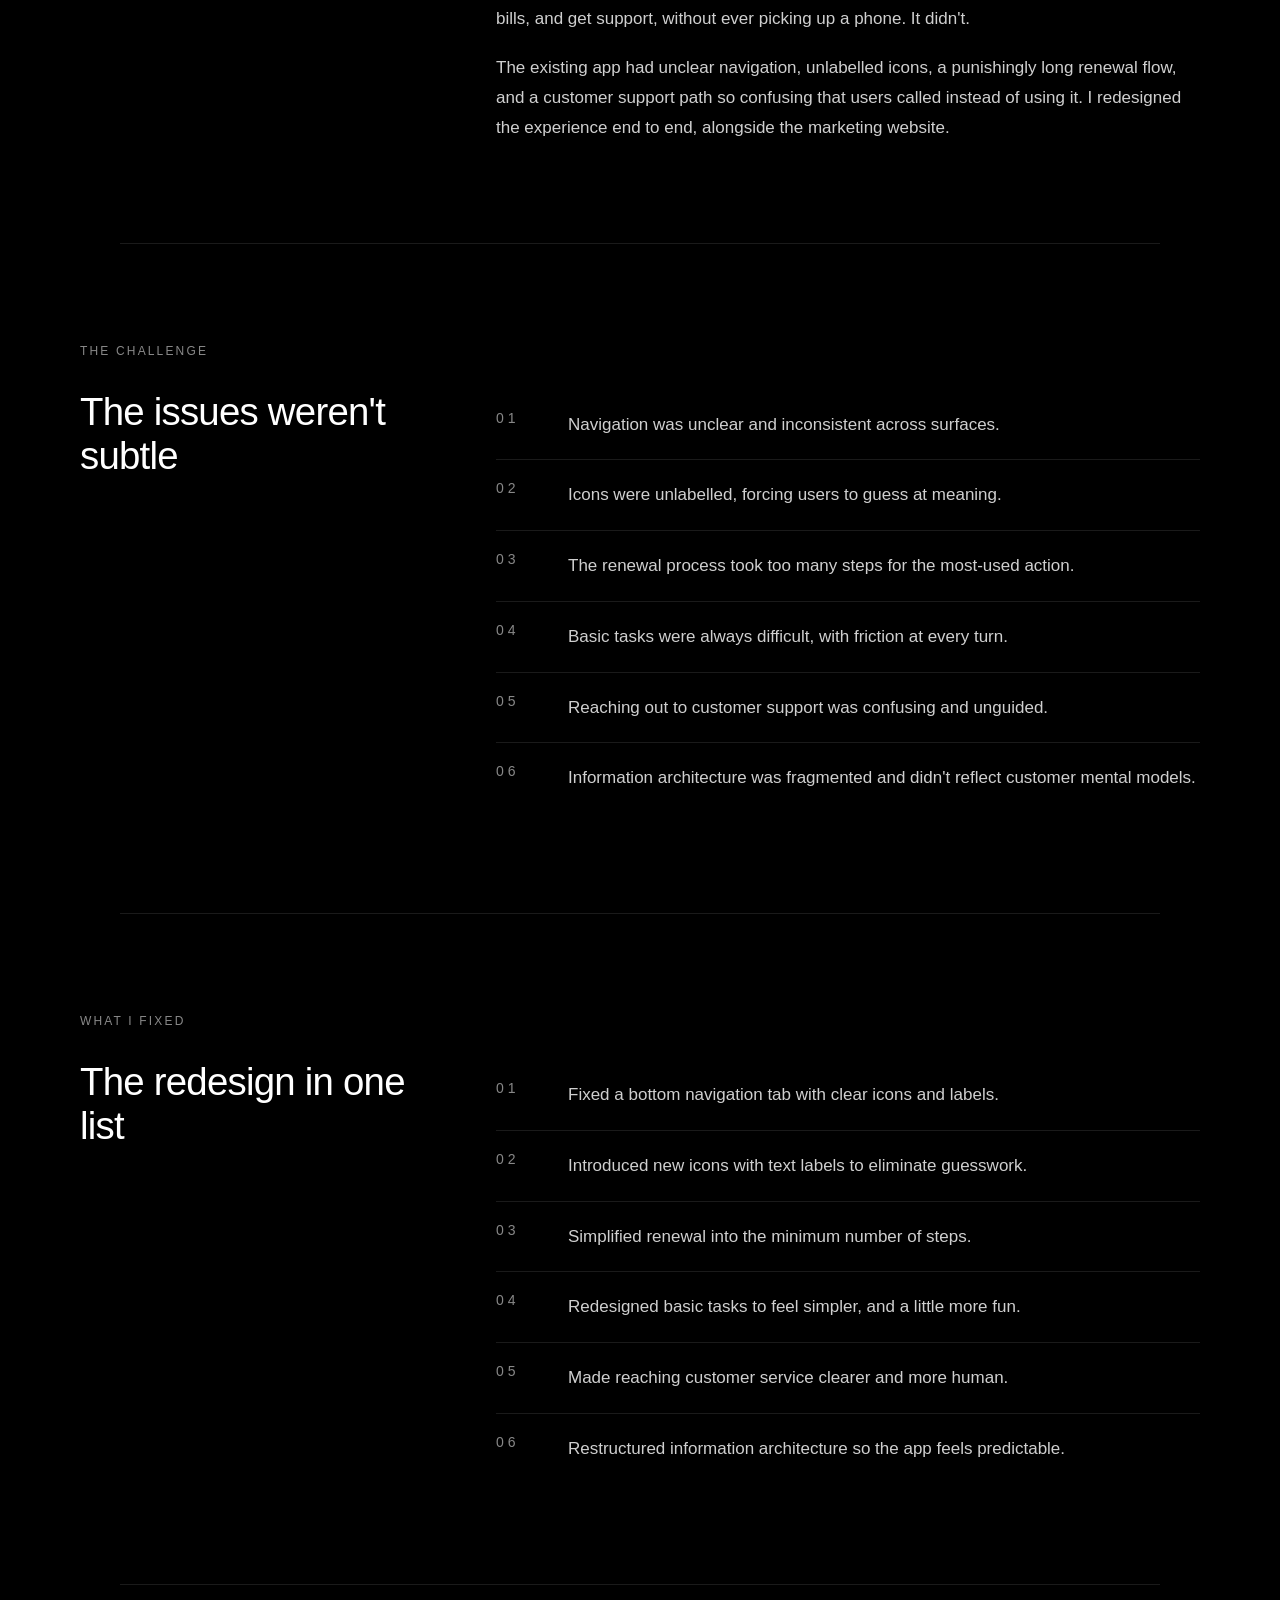
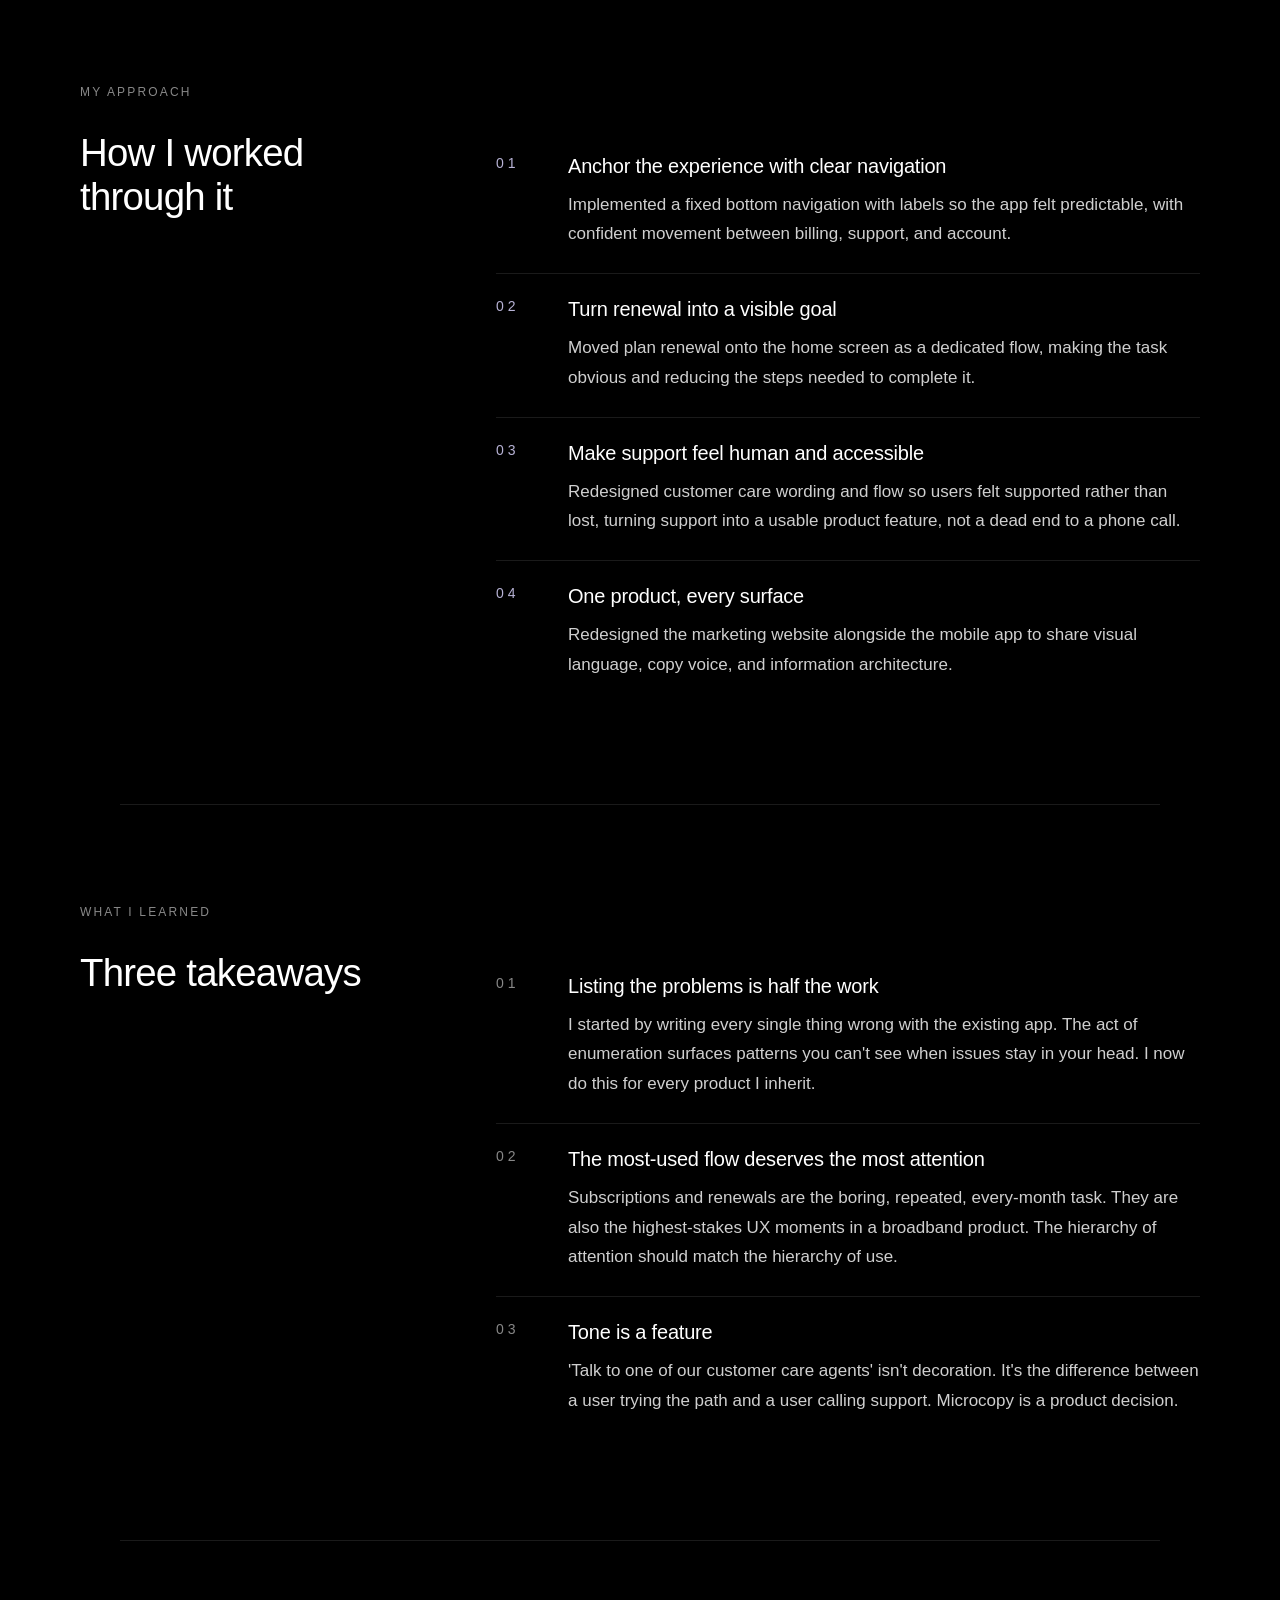
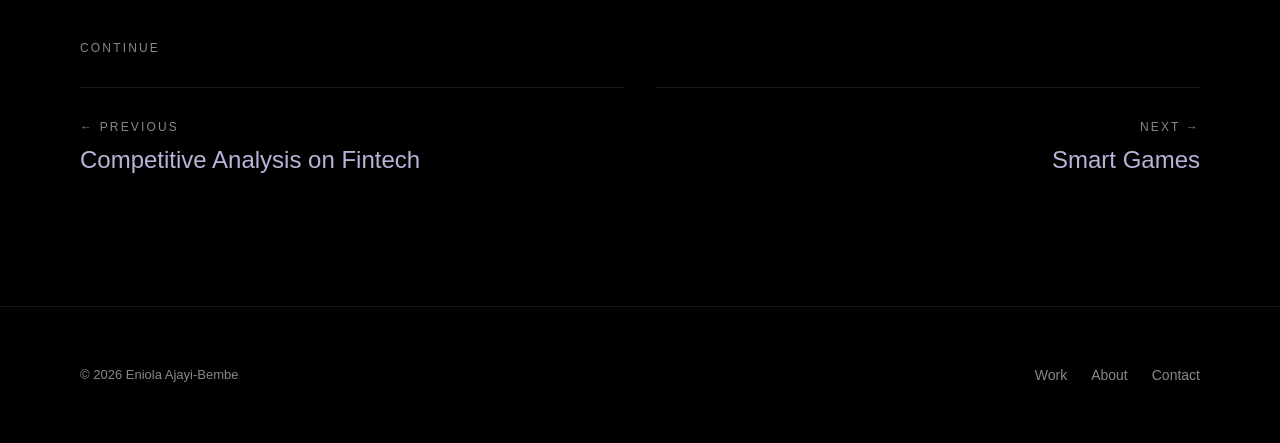
<file: work-fiberone.html>
<!DOCTYPE html>
<html lang="en">
<head>
<meta charset="utf-8"/>
<link as="image" href="https://www.ennysportfolio.online/Portfolio-Images/Fiber-preview.png" rel="preload"/>
<title>
   FiberOne Broadband — Eniola Ajayi-Bembe
  </title>
<meta content="website" property="og:type"/>
<meta content="A redesign of the platform to fix the problems I and my colleagues personally experienced. I fixed the issues with UX and navigation, subscription renewal friction, and redesigned the customer service flow." name="description"/>
<meta content="FiberOne Broadband — Case Study" property="og:title"/>
<meta content="A redesign of the platform to fix the problems I and my colleagues personally experienced. I fixed the issues with UX and navigation, subscription renewal friction, and redesigned the customer service flow." property="og:description"/>
<meta content="https://www.ennysportfolio.online/Portfolio-Images/Fiber-preview.png" property="og:image"/>
<meta content="summary_large_image" name="twitter:card"/>
<meta content="https://www.ennysportfolio.online/Portfolio-Images/Fiber-preview.png" name="twitter:image"/>
<link href="favicon.svg" rel="icon" type="image/svg+xml"/>
<link href="https://fonts.googleapis.com" rel="preconnect"/>
<link crossorigin="anonymous" href="https://fonts.gstatic.com" rel="preconnect"/>
<meta content="width=device-width, initial-scale=1" name="viewport"/>
<link href="styles.css" rel="stylesheet"/>
<script defer="True" src="script.js">
</script>
</head>
<body>
<div class="s1">
<nav class="s2">
<div class="s3">
<a class="s4" href="index.html">
      Eniola Ajayi-Bembe
     </a>
<div class="s5">
<a class="s7" href="index.html">
       Home
      </a>
<a aria-current="page" class="s6" href="work.html">
       Work
      </a>
<a class="s7" href="about.html">
       About
      </a>
<a class="s7" href="contact.html">
       Contact
      </a>
</div>
<div class="s8">
<a aria-current="page" class="active s9" href="work.html">
       View work
      </a>
<a class="s10" href="mailto:eniolaajayibembe@gmail.com">
       Get in touch
      </a>
</div>
</div>
</nav>
<section class="s11 reveal">
<div class="s12">
<a aria-current="page" class="active s108" href="work.html">
      ← All work
     </a>
<div class="s109">
      Mobile + Web Redesign · Case Study
     </div>
<h1 class="s110">
      FiberOne Broadband
     </h1>
<p class="s101">
      A complete redesign of a Nigerian broadband self service app and website.
     </p>
<div class="s111">
<img alt="FiberOne Broadband" class="s112" src="assets/images/Fiber-preview.png"/>
</div>
<div class="s113">
<div class="s114">
<div class="s53">
        Role
       </div>
<div class="s115">
       Product Designer & Product Manager
       </div>
</div>
<div class="s116">
<div class="s53">
        Timeline
       </div>
<div class="s115">
        3 weeks
       </div>
</div>
<div class="s116">
<div class="s53">
        Type
       </div>
<div class="s115">
        Case Study
       </div>
</div>
</div>
</div>
</section>
<hr class="s23"/>
<section class="s11 reveal">
<div class="s12">
<div class="s24">
      Overview
     </div>
<div class="s117">
<h2 class="s118">
       The context
      </h2>
<div>
<p class="s119">
        FiberOne is a high-speed broadband service that offers fast internet at low cost. Their app should let users do everything a broadband customer needs: check usage, renew plans, pay bills, and get support, without ever picking up a phone. It didn't.
       </p>
<p class="s120">
        The existing app had unclear navigation, unlabelled icons, a punishingly long renewal flow, and a customer support path so confusing that users called instead of using it. I redesigned the experience end to end, alongside the marketing website.
       </p>
</div>
</div>
</div>
</section>
<hr class="s23"/>
<section class="s32 reveal">
<div class="s12">
<div class="s24">
      The Challenge
     </div>
<div class="s117">
<h2 class="s118">
       The issues weren't subtle
      </h2>
<div>
<ol class="s127">
<li class="s136">
<div class="s135">
          0
          <!-- -->
          1
         </div>
<p class="s119">
          Navigation was unclear and inconsistent across surfaces.
         </p>
</li>
<li class="s137">
<div class="s135">
          0
          <!-- -->
          2
         </div>
<p class="s119">
          Icons were unlabelled, forcing users to guess at meaning.
         </p>
</li>
<li class="s137">
<div class="s135">
          0
          <!-- -->
          3
         </div>
<p class="s119">
          The renewal process took too many steps for the most-used action.
         </p>
</li>
<li class="s137">
<div class="s135">
          0
          <!-- -->
          4
         </div>
<p class="s119">
          Basic tasks were always difficult, with friction at every turn.
         </p>
</li>
<li class="s137">
<div class="s135">
          0
          <!-- -->
          5
         </div>
<p class="s119">
          Reaching out to customer support was confusing and unguided.
         </p>
</li>
<li class="s137">
<div class="s135">
          0
          <!-- -->
          6
         </div>
<p class="s119">
          Information architecture was fragmented and didn't reflect customer mental models.
         </p>
</li>
</ol>
</div>
</div>
</div>
</section>
<hr class="s23"/>
<section class="s32 reveal">
<div class="s12">
<div class="s24">
      What I Fixed
     </div>
<div class="s117">
<h2 class="s118">
       The redesign in one list
      </h2>
<div>
<ol class="s127">
<li class="s136">
<div class="s135">
          0
          <!-- -->
          1
         </div>
<p class="s119">
          Fixed a bottom navigation tab with clear icons and labels.
         </p>
</li>
<li class="s137">
<div class="s135">
          0
          <!-- -->
          2
         </div>
<p class="s119">
          Introduced new icons with text labels to eliminate guesswork.
         </p>
</li>
<li class="s137">
<div class="s135">
          0
          <!-- -->
          3
         </div>
<p class="s119">
          Simplified renewal into the minimum number of steps.
         </p>
</li>
<li class="s137">
<div class="s135">
          0
          <!-- -->
          4
         </div>
<p class="s119">
          Redesigned basic tasks to feel simpler, and a little more fun.
         </p>
</li>
<li class="s137">
<div class="s135">
          0
          <!-- -->
          5
         </div>
<p class="s119">
          Made reaching customer service clearer and more human.
         </p>
</li>
<li class="s137">
<div class="s135">
          0
          <!-- -->
          6
         </div>
<p class="s119">
          Restructured information architecture so the app feels predictable.
         </p>
</li>
</ol>
</div>
</div>
</div>
</section>
<hr class="s23"/>
<section class="s32 reveal">
<div class="s12">
<div class="s24">
      My Approach
     </div>
<div class="s117">
<h2 class="s118">
       How I worked through it
      </h2>
<div>
<ol class="s127">
<li class="s128">
<div class="s129">
          0
          <!-- -->
          1
         </div>
<div>
<h3 class="s121">
           Anchor the experience with clear navigation
          </h3>
<p class="s119">
           Implemented a fixed bottom navigation with labels so the app felt predictable, with confident movement between billing, support, and account.
          </p>
</div>
</li>
<li class="s130">
<div class="s129">
          0
          <!-- -->
          2
         </div>
<div>
<h3 class="s121">
           Turn renewal into a visible goal
          </h3>
<p class="s119">
           Moved plan renewal onto the home screen as a dedicated flow, making the task obvious and reducing the steps needed to complete it.
          </p>
</div>
</li>
<li class="s130">
<div class="s129">
          0
          <!-- -->
          3
         </div>
<div>
<h3 class="s121">
           Make support feel human and accessible
          </h3>
<p class="s119">
           Redesigned customer care wording and flow so users felt supported rather than lost, turning support into a usable product feature, not a dead end to a phone call.
          </p>
</div>
</li>
<li class="s130">
<div class="s129">
          0
          <!-- -->
          4
         </div>
<div>
<h3 class="s121">
           One product, every surface
          </h3>
<p class="s119">
           Redesigned the marketing website alongside the mobile app to share visual language, copy voice, and information architecture.
          </p>
</div>
</li>
</ol>
</div>
</div>
</div>
</section>
<hr class="s23"/>
<section class="s32 reveal">
<div class="s12">
<div class="s24">
      What I Learned
     </div>
<div class="s117">
<h2 class="s118">
       Three takeaways
      </h2>
<div>
<ol class="s127">
<li class="s128">
<div class="s135">
          0
          <!-- -->
          1
         </div>
<div>
<h3 class="s121">
           Listing the problems is half the work
          </h3>
<p class="s119">
           I started by writing every single thing wrong with the existing app. The act of enumeration surfaces patterns you can't see when issues stay in your head. I now do this for every product I inherit.
          </p>
</div>
</li>
<li class="s130">
<div class="s135">
          0
          <!-- -->
          2
         </div>
<div>
<h3 class="s121">
           The most-used flow deserves the most attention
          </h3>
<p class="s119">
           Subscriptions and renewals are the boring, repeated, every-month task. They are also the highest-stakes UX moments in a broadband product. The hierarchy of attention should match the hierarchy of use.
          </p>
</div>
</li>
<li class="s130">
<div class="s135">
          0
          <!-- -->
          3
         </div>
<div>
<h3 class="s121">
           Tone is a feature
          </h3>
<p class="s119">
           'Talk to one of our customer care agents' isn't decoration. It's the difference between a user trying the path and a user calling support. Microcopy is a product decision.
          </p>
</div>
</li>
</ol>
</div>
</div>
</div>
</section>
<hr class="s23"/>
<section class="s32 reveal">
<div class="s12">
<div class="s24">
      Continue
     </div>
<div class="s163">
<a class="s164" href="work-fintech-analysis.html">
<div class="s125">
        ← Previous
       </div>
<div class="s141">
        Competitive Analysis on Fintech
       </div>
</a>
<a class="s165" href="work-smart-games.html">
<div class="s125">
        Next →
       </div>
<div class="s141">
        Smart Games
       </div>
</a>
</div>
</div>
</section>
<footer class="s55">
<div class="s56">
<div class="s57">
      ©
      <!-- -->
      2026
      <!-- -->
      Eniola Ajayi-Bembe
     </div>
<div class="s58">
<a aria-current="page" class="active s59" href="work.html">
       Work
      </a>
<a class="s59" href="about.html">
       About
      </a>
<a class="s59" href="contact.html">
       Contact
      </a>
</div>
</div>
</footer>
</div>
</body>
</html>
</file>
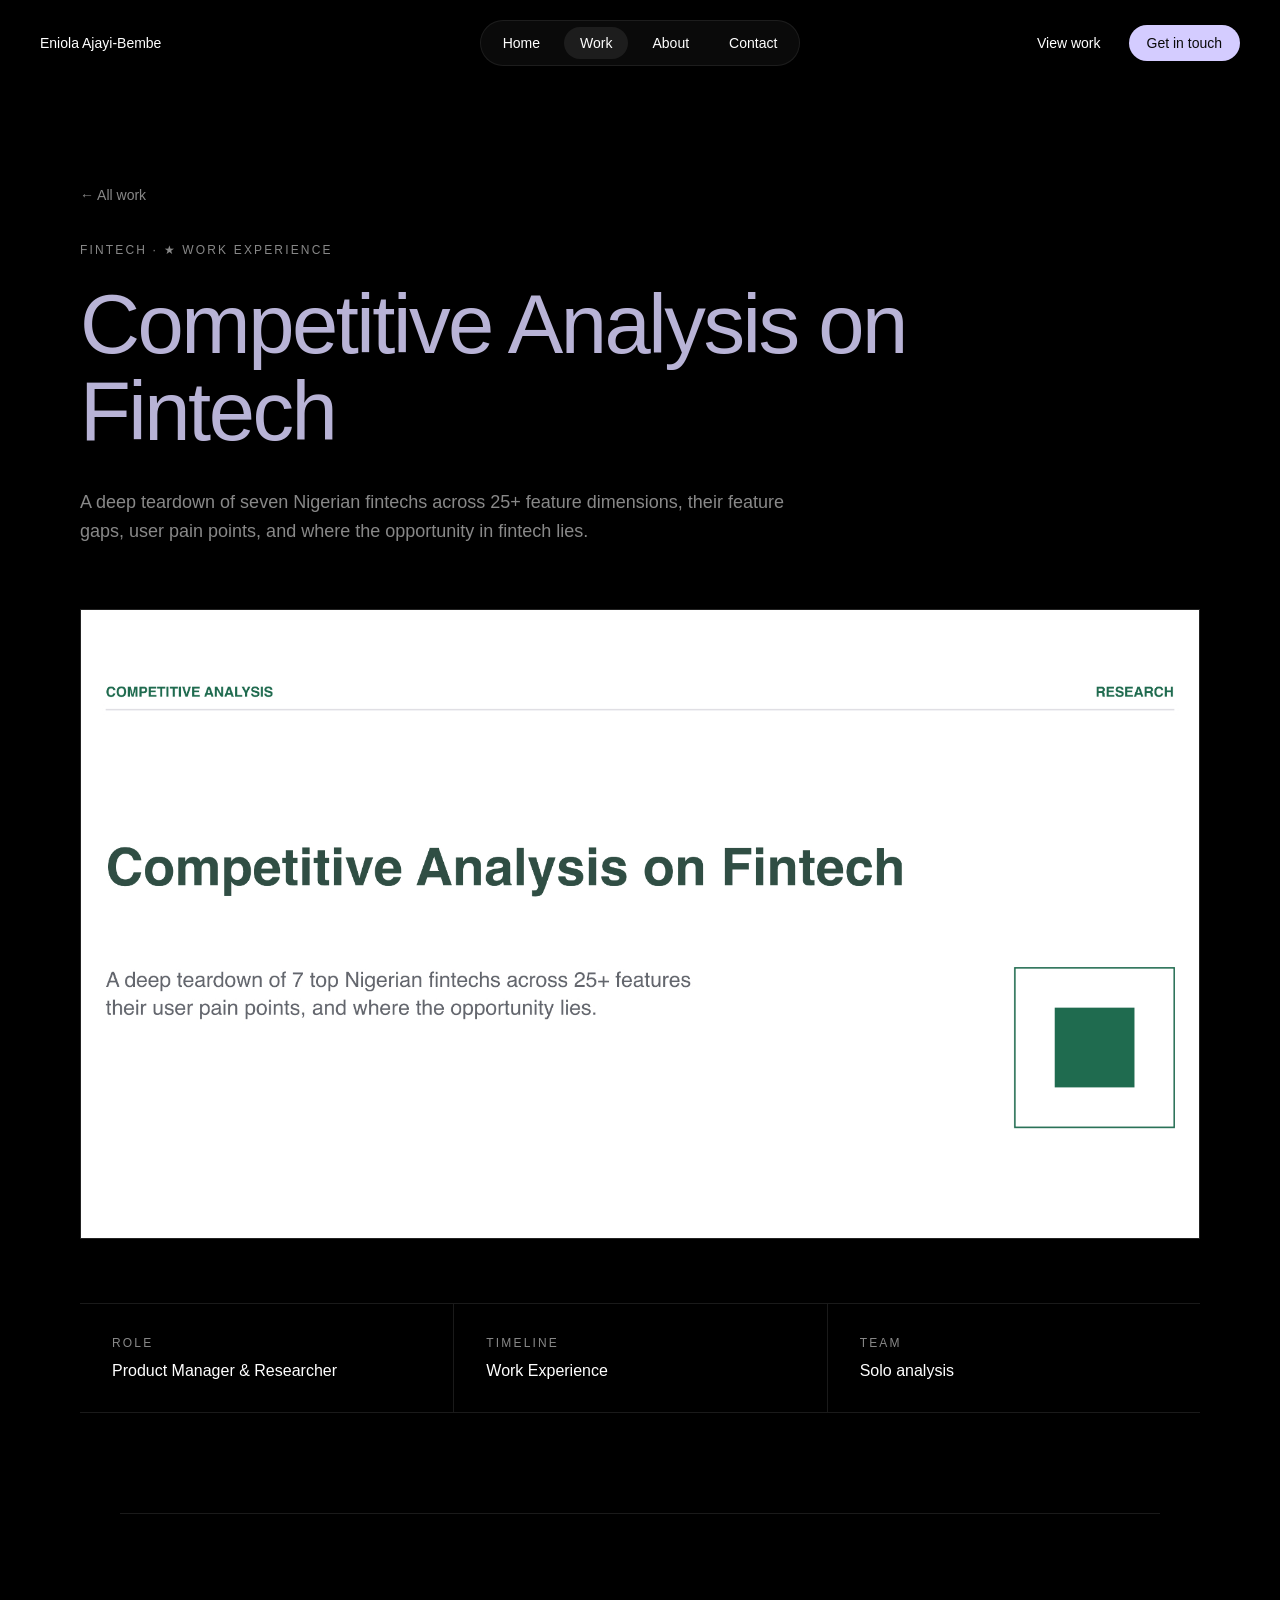
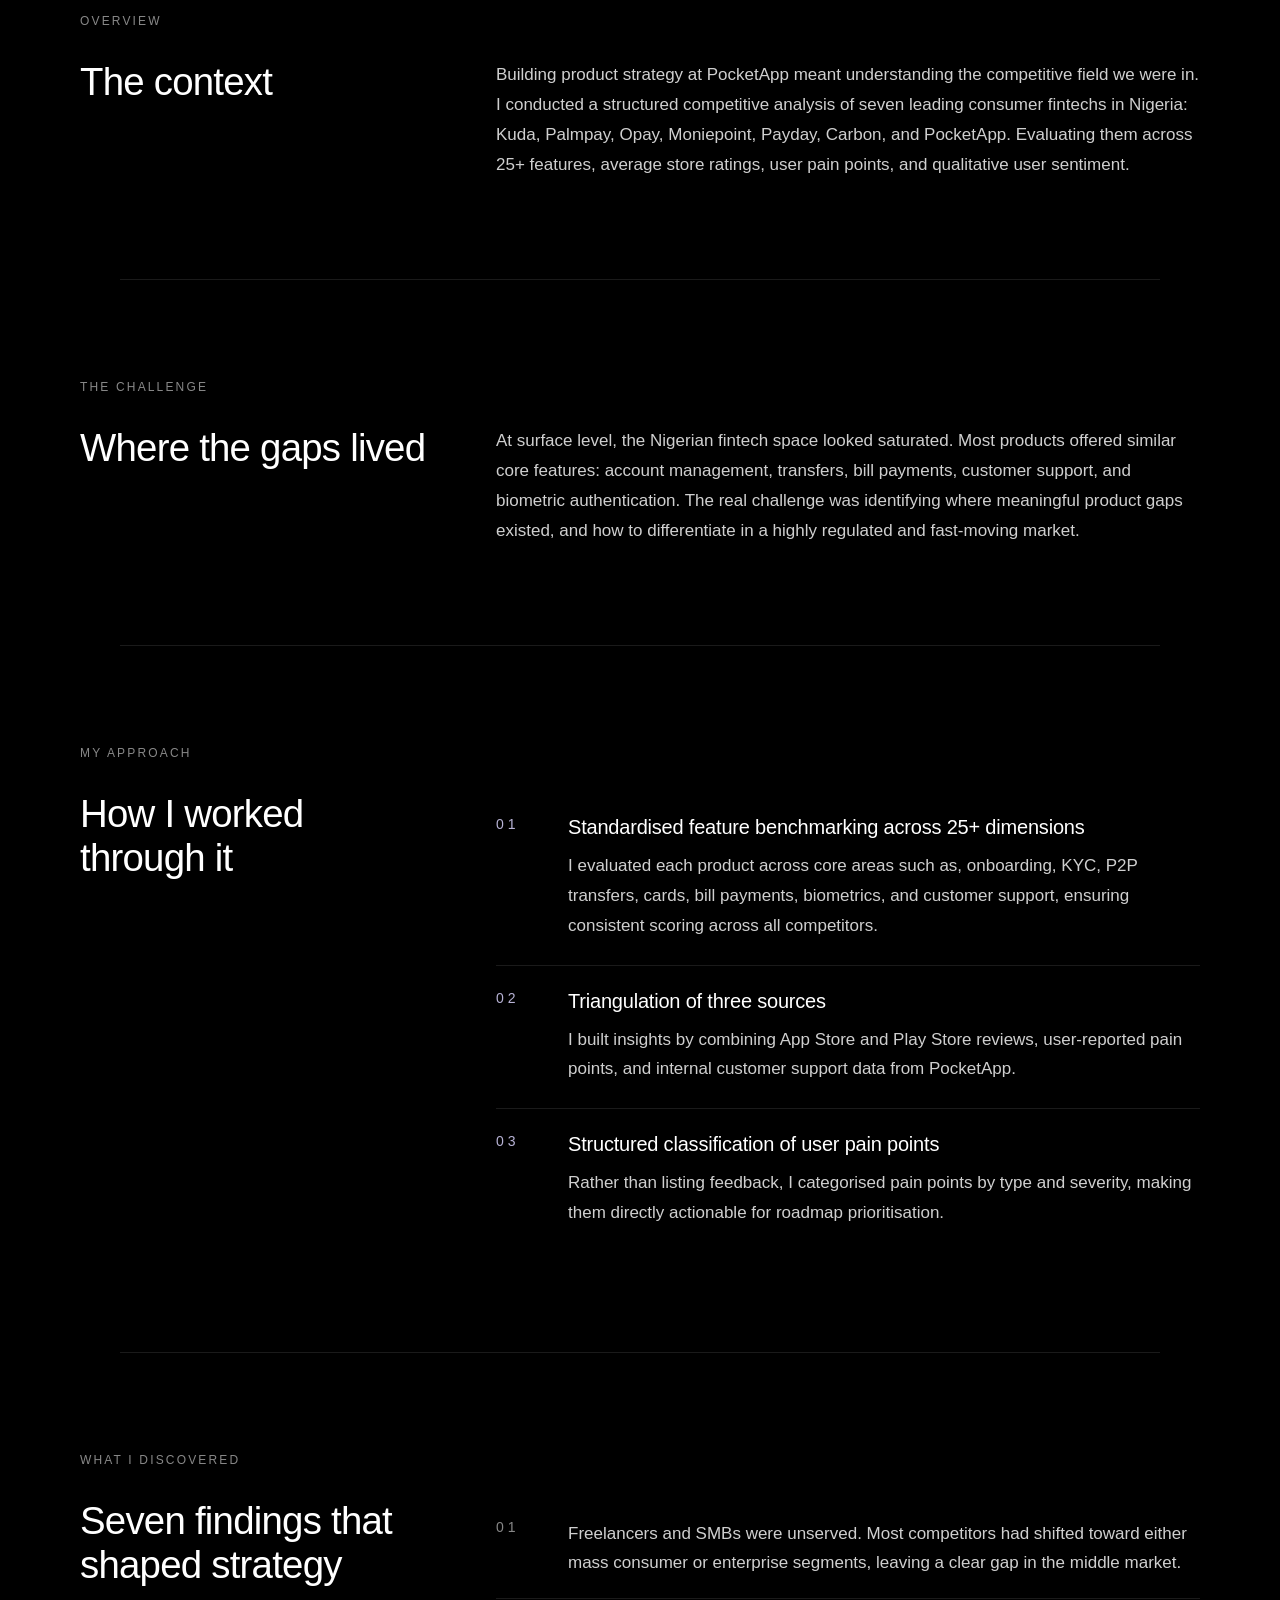
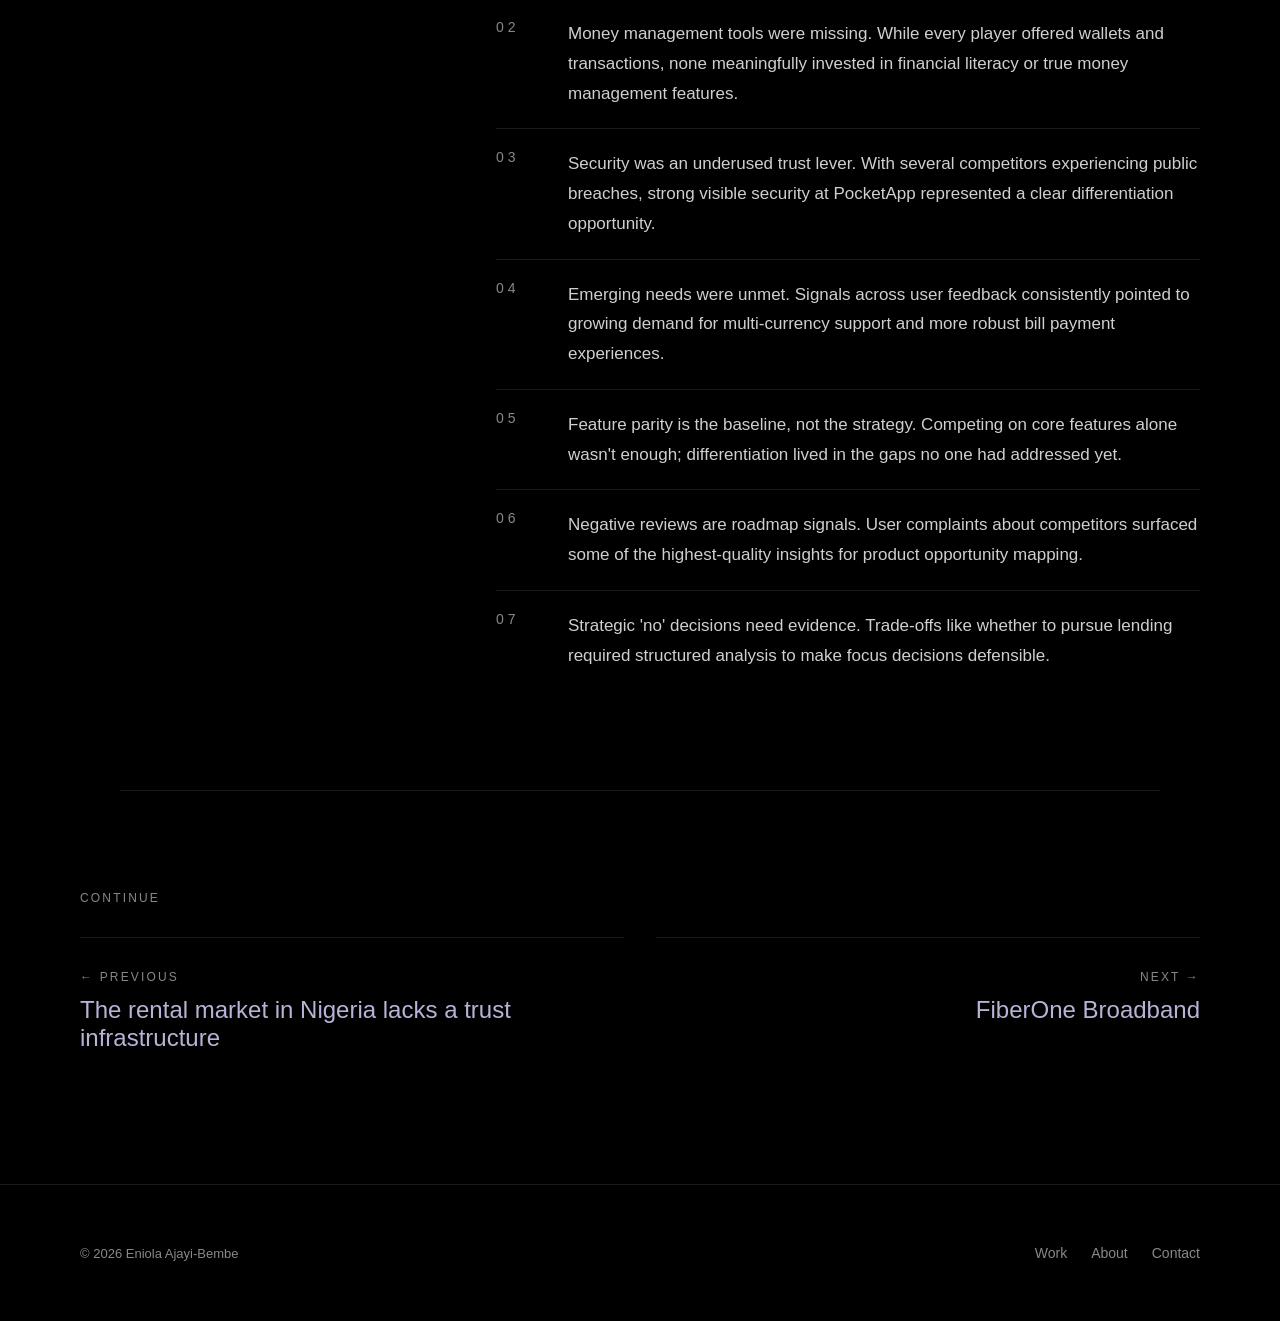
<file: work-fintech-analysis.html>
<!DOCTYPE html>
<html lang="en">
<head>
<meta charset="utf-8"/>

<title>
   Fintech Competitive Analysis — Eniola Ajayi-Bembe
  </title>
<meta content="website" property="og:type"/>
<meta content="A deep teardown of seven Nigerian fintechs across 25+ feature dimensions, their feature gaps, user pain points, and where the opportunity in fintech lies." name="description"/>
<meta content="Fintech Competitive Analysis — Case Study" property="og:title"/>
<meta content="A deep teardown of seven Nigerian fintechs across 25+ feature dimensions, their feature gaps, user pain points, and where the opportunity in fintech lies." property="og:description"/>

<meta content="summary_large_image" name="twitter:card"/>

<link href="favicon.svg" rel="icon" type="image/svg+xml"/>
<link href="https://fonts.googleapis.com" rel="preconnect"/>
<link crossorigin="anonymous" href="https://fonts.gstatic.com" rel="preconnect"/>
<meta content="width=device-width, initial-scale=1" name="viewport"/>
<link href="styles.css" rel="stylesheet"/>
<script defer="True" src="script.js">
</script>
</head>
<body>
<div class="s1">
<nav class="s2">
<div class="s3">
<a class="s4" href="index.html">
      Eniola Ajayi-Bembe
     </a>
<div class="s5">
<a class="s7" href="index.html">
       Home
      </a>
<a aria-current="page" class="s6" href="work.html">
       Work
      </a>
<a class="s7" href="about.html">
       About
      </a>
<a class="s7" href="contact.html">
       Contact
      </a>
</div>
<div class="s8">
<a aria-current="page" class="active s9" href="work.html">
       View work
      </a>
<a class="s10" href="mailto:eniolaajayibembe@gmail.com">
       Get in touch
      </a>
</div>
</div>
</nav>
<section class="s11 reveal">
<div class="s12">
<a aria-current="page" class="active s108" href="work.html">
      ← All work
     </a>
<div class="s109">
      Fintech · ★ Work Experience
     </div>
<h1 class="s110">
      Competitive Analysis on Fintech
     </h1>
<p class="s101">
      A deep teardown of seven Nigerian fintechs across 25+ feature dimensions, their feature gaps, user pain points, and where the opportunity in fintech lies.
     </p>
<div class="s111">
<img alt="Competitive Analysis on Fintech" class="s112" src="assets/images/Competitive_Analysis_cover.jpg"/>
</div>
<div class="s113">
<div class="s114">
<div class="s53">
        Role
       </div>
<div class="s115">
        Product Manager &amp; Researcher
       </div>
</div>
<div class="s116">
<div class="s53">
        Timeline
       </div>
<div class="s115">
        Work Experience
       </div>
</div>
<div class="s116">
<div class="s53">
        Team
       </div>
<div class="s115">
        Solo analysis
       </div>
</div>
</div>
</div>
</section>
<hr class="s23"/>
<section class="s11 reveal">
<div class="s12">
<div class="s24">
      Overview
     </div>
<div class="s117">
<h2 class="s118">
       The context
      </h2>
<div>
<p class="s119">
        Building product strategy at PocketApp meant understanding the competitive field we were in. I conducted a structured competitive analysis of seven leading consumer fintechs in Nigeria: Kuda, Palmpay, Opay, Moniepoint, Payday, Carbon, and PocketApp. Evaluating them across 25+ features, average store ratings, user pain points, and qualitative user sentiment.
       </p>
</div>
</div>
</div>
</section>
<hr class="s23"/>
<section class="s32 reveal">
<div class="s12">
<div class="s24">
      The Challenge
     </div>
<div class="s117">
<h2 class="s118">
       Where the gaps lived
      </h2>
<div>
<p class="s119">
        At surface level, the Nigerian fintech space looked saturated. Most products offered similar core features: account management, transfers, bill payments, customer support, and biometric authentication. The real challenge was identifying where meaningful product gaps existed, and how to differentiate in a highly regulated and fast-moving market.
       </p>
</div>
</div>
</div>
</section>
<hr class="s23"/>
<section class="s32 reveal">
<div class="s12">
<div class="s24">
      My Approach
     </div>
<div class="s117">
<h2 class="s118">
       How I worked through it
      </h2>
<div>
<ol class="s127">
<li class="s128">
<div class="s129">
          0
          <!-- -->
          1
         </div>
<div>
<h3 class="s121">
           Standardised feature benchmarking across 25+ dimensions
          </h3>
<p class="s119">
           I evaluated each product across core areas such as, onboarding, KYC, P2P transfers, cards, bill payments, biometrics, and customer support, ensuring consistent scoring across all competitors.
          </p>
</div>
</li>
<li class="s130">
<div class="s129">
          0
          <!-- -->
          2
         </div>
<div>
<h3 class="s121">
           Triangulation of three sources
          </h3>
<p class="s119">
           I built insights by combining App Store and Play Store reviews, user-reported pain points, and internal customer support data from PocketApp.
          </p>
</div>
</li>
<li class="s130">
<div class="s129">
          0
          <!-- -->
          3
         </div>
<div>
<h3 class="s121">
           Structured classification of user pain points
          </h3>
<p class="s119">
           Rather than listing feedback, I categorised pain points by type and severity, making them directly actionable for roadmap prioritisation.
          </p>
</div>
</li>
</ol>
</div>
</div>
</div>
</section>
<hr class="s23"/>
<section class="s32 reveal">
<div class="s12">
<div class="s24">
      What I Discovered
     </div>
<div class="s117">
<h2 class="s118">
       Seven findings that shaped strategy
      </h2>
<div>
<ol class="s127">
<li class="s136">
<div class="s135">
          0
          <!-- -->
          1
         </div>
<p class="s119">
          Freelancers and SMBs were unserved. Most competitors had shifted toward either mass consumer or enterprise segments, leaving a clear gap in the middle market.
         </p>
</li>
<li class="s137">
<div class="s135">
          0
          <!-- -->
          2
         </div>
<p class="s119">
          Money management tools were missing. While every player offered wallets and transactions, none meaningfully invested in financial literacy or true money management features.
         </p>
</li>
<li class="s137">
<div class="s135">
          0
          <!-- -->
          3
         </div>
<p class="s119">
          Security was an underused trust lever. With several competitors experiencing public breaches, strong visible security at PocketApp represented a clear differentiation opportunity.
         </p>
</li>
<li class="s137">
<div class="s135">
          0
          <!-- -->
          4
         </div>
<p class="s119">
          Emerging needs were unmet. Signals across user feedback consistently pointed to growing demand for multi-currency support and more robust bill payment experiences.
         </p>
</li>
<li class="s137">
<div class="s135">
          0
          <!-- -->
          5
         </div>
<p class="s119">
          Feature parity is the baseline, not the strategy. Competing on core features alone wasn't enough; differentiation lived in the gaps no one had addressed yet.
         </p>
</li>
<li class="s137">
<div class="s135">
          0
          <!-- -->
          6
         </div>
<p class="s119">
          Negative reviews are roadmap signals. User complaints about competitors surfaced some of the highest-quality insights for product opportunity mapping.
         </p>
</li>
<li class="s137">
<div class="s135">
          0
          <!-- -->
          7
         </div>
<p class="s119">
          Strategic 'no' decisions need evidence. Trade-offs like whether to pursue lending required structured analysis to make focus decisions defensible.
         </p>
</li>
</ol>
</div>
</div>
</div>
</section>
<hr class="s23"/>
<section class="s32 reveal">
<div class="s12">
<div class="s24">
      Continue
     </div>
<div class="s163">
<a class="s164" href="work-proptech-trust.html">
<div class="s125">
        ← Previous
       </div>
<div class="s141">
        The rental market in Nigeria lacks a trust infrastructure
       </div>
</a>
<a class="s165" href="work-fiberone.html">
<div class="s125">
        Next →
       </div>
<div class="s141">
        FiberOne Broadband
       </div>
</a>
</div>
</div>
</section>
<footer class="s55">
<div class="s56">
<div class="s57">
      ©
      <!-- -->
      2026
      <!-- -->
      Eniola Ajayi-Bembe
     </div>
<div class="s58">
<a aria-current="page" class="active s59" href="work.html">
       Work
      </a>
<a class="s59" href="about.html">
       About
      </a>
<a class="s59" href="contact.html">
       Contact
      </a>
</div>
</div>
</footer>
</div>
</body>
</html>
</file>
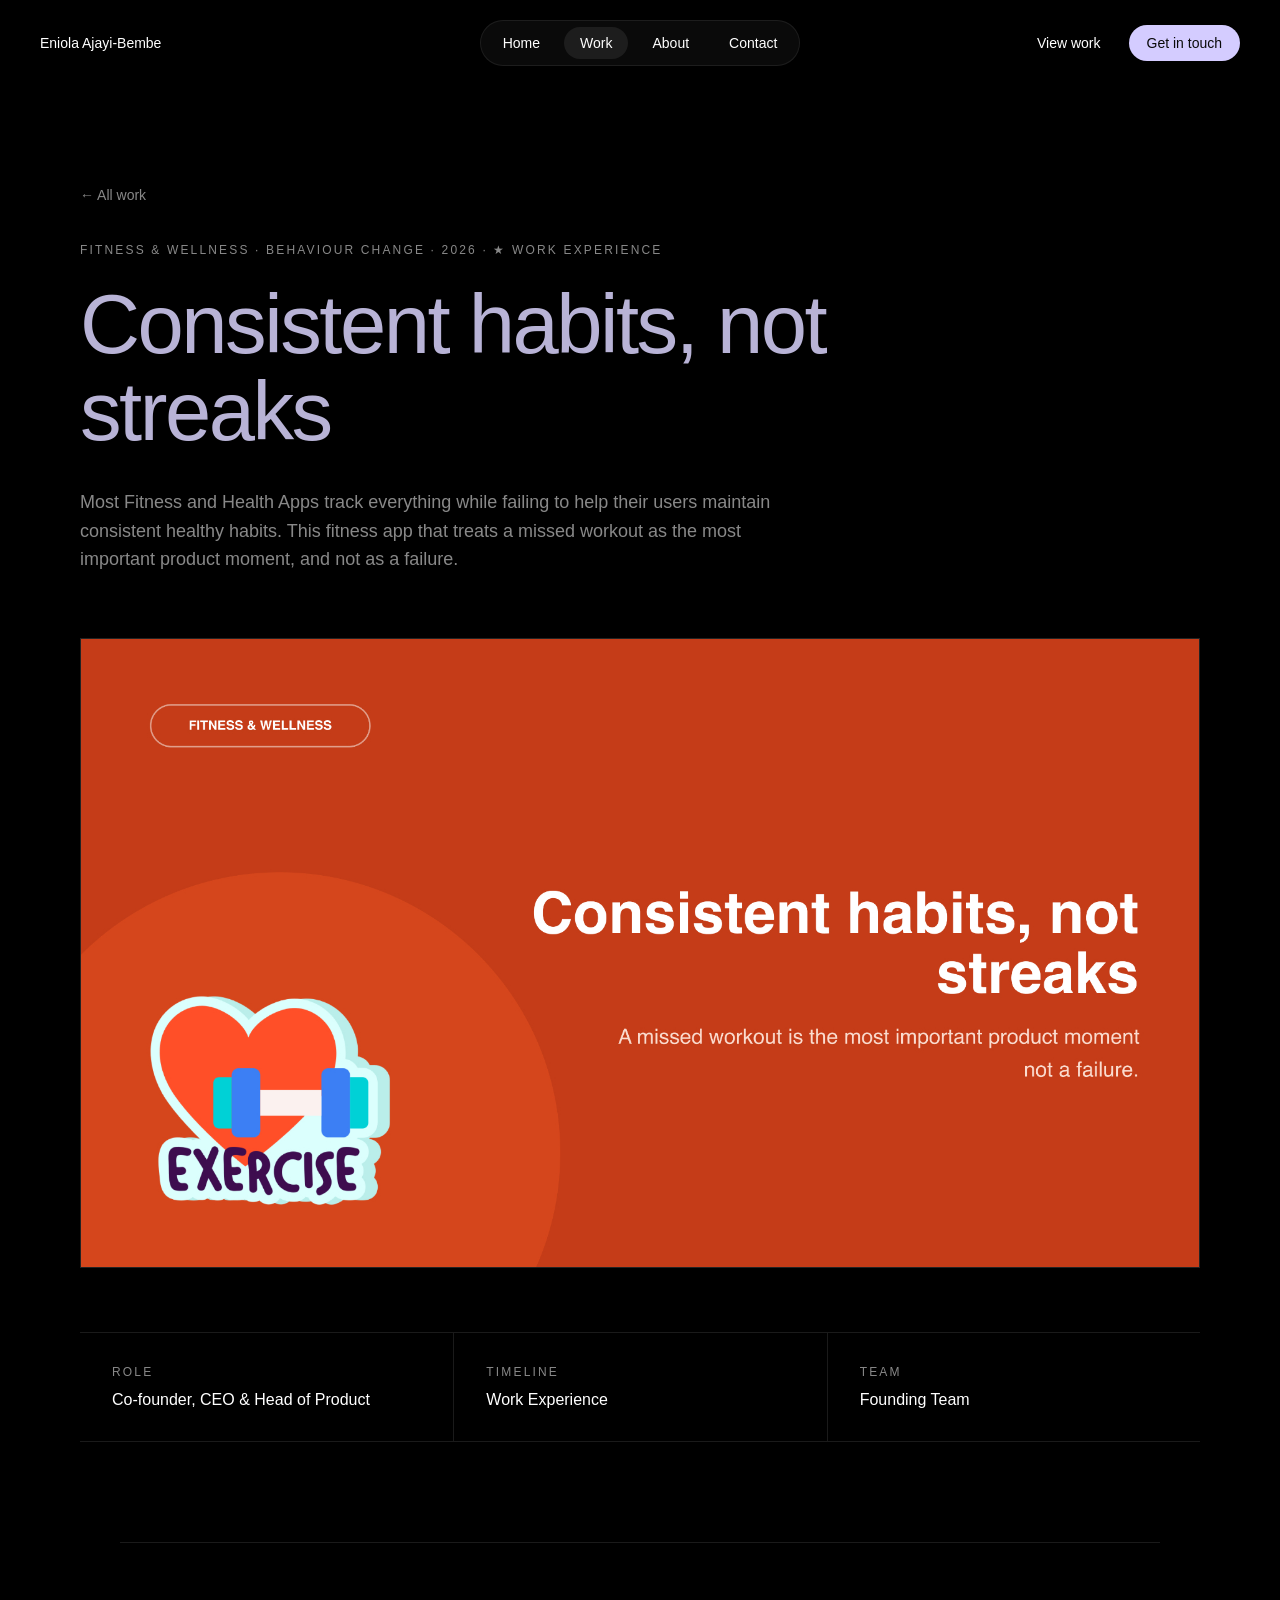
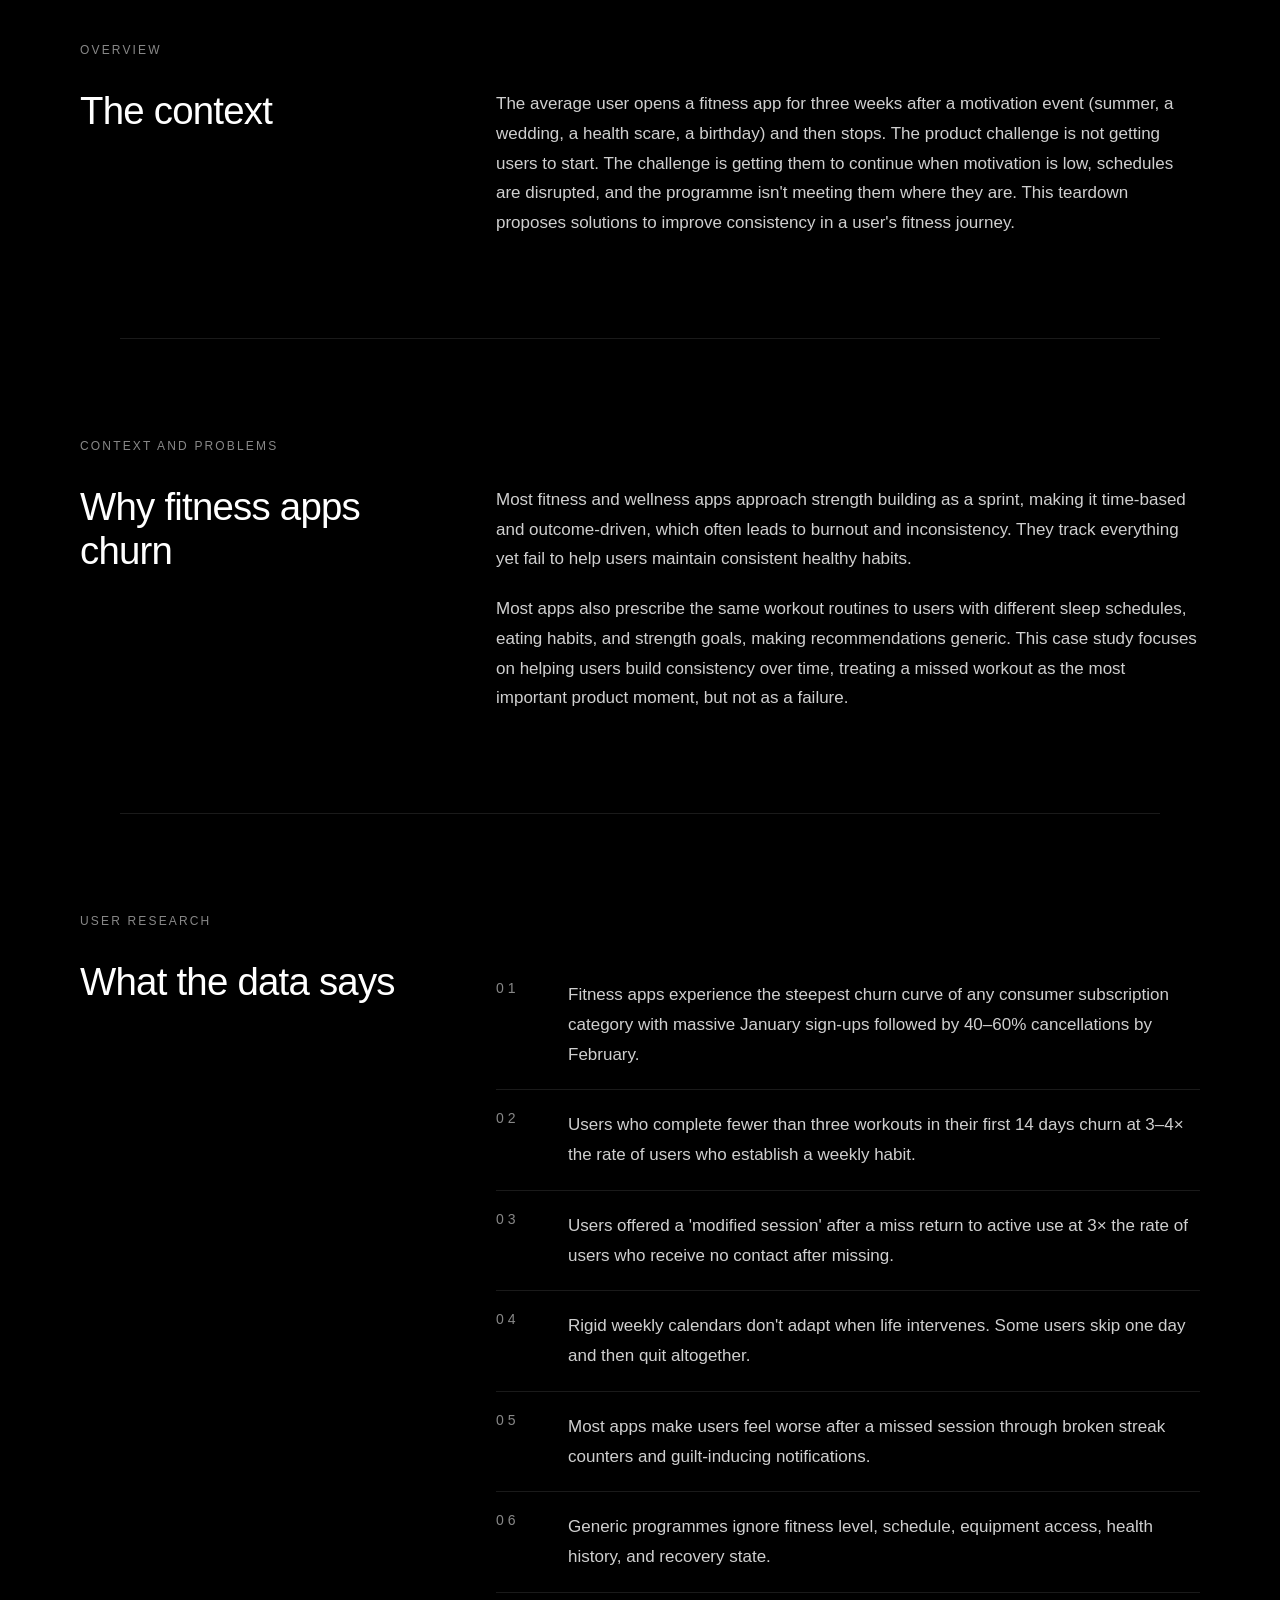
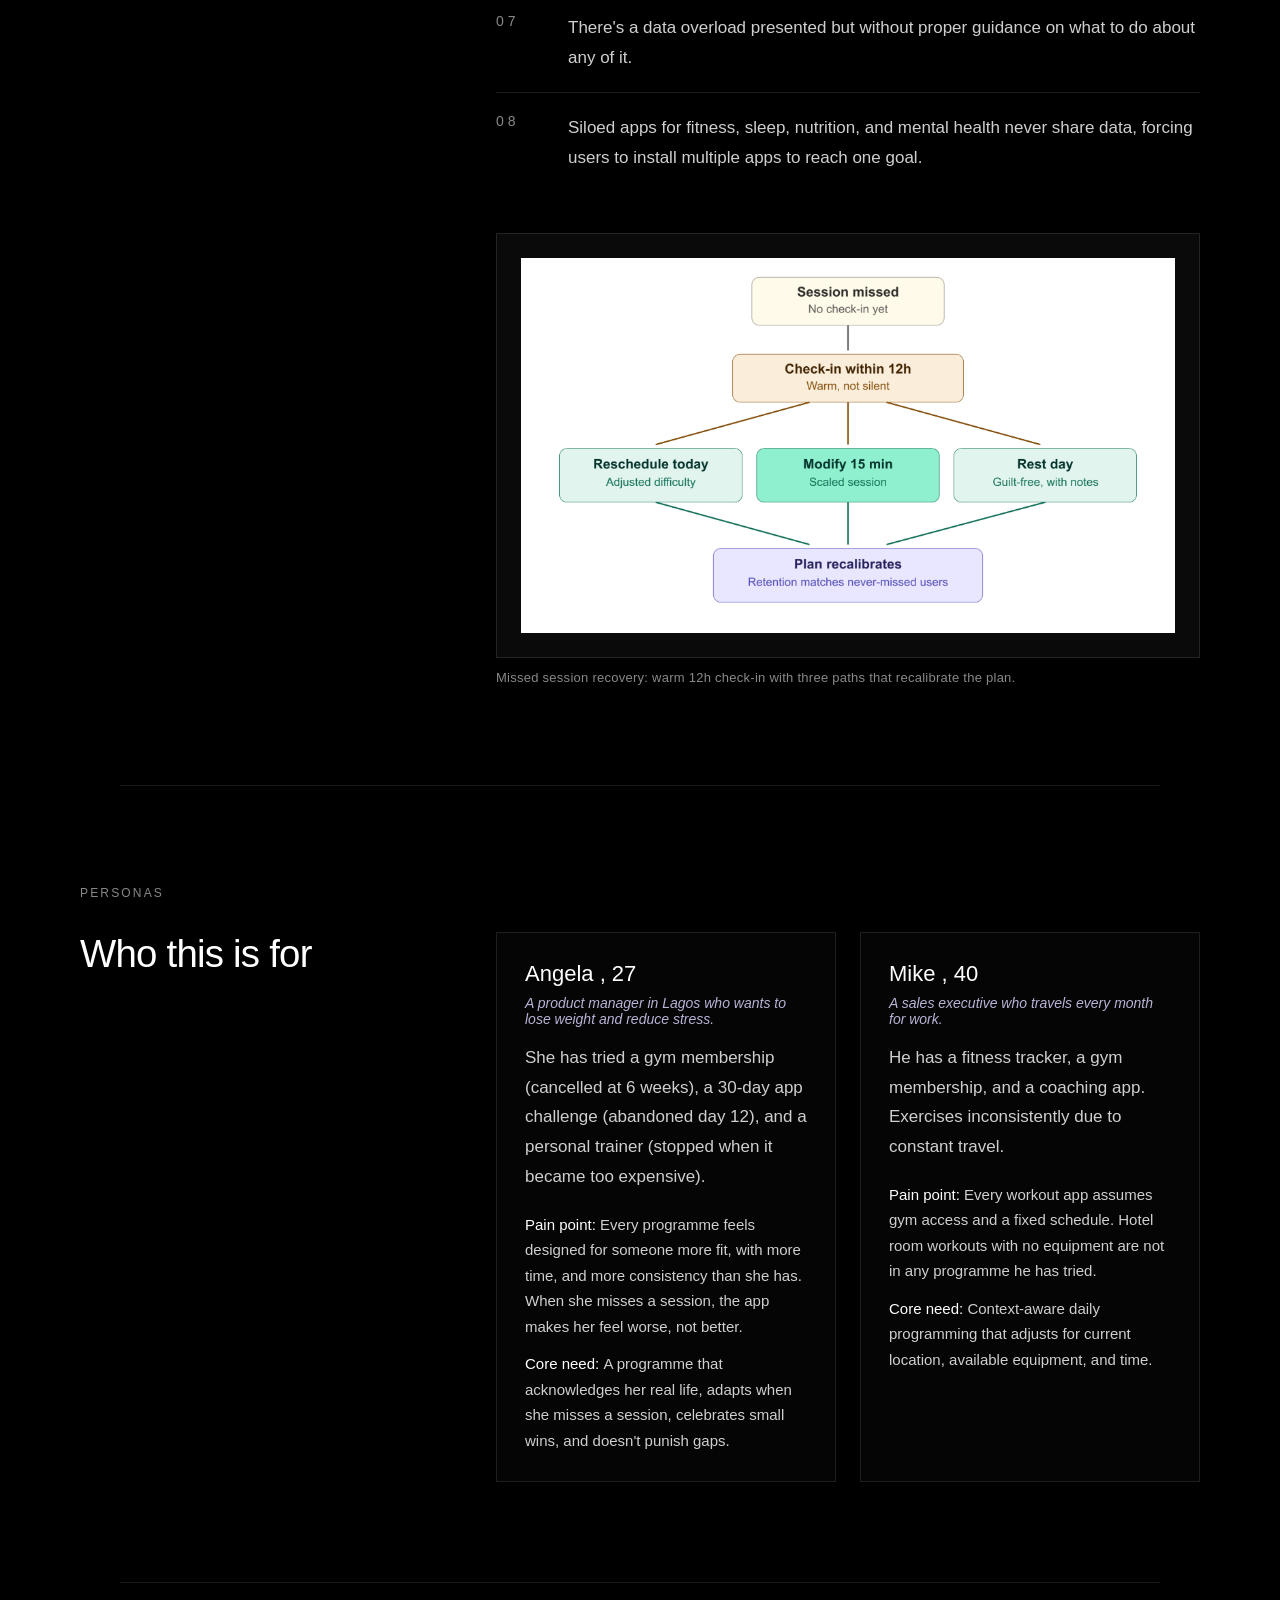
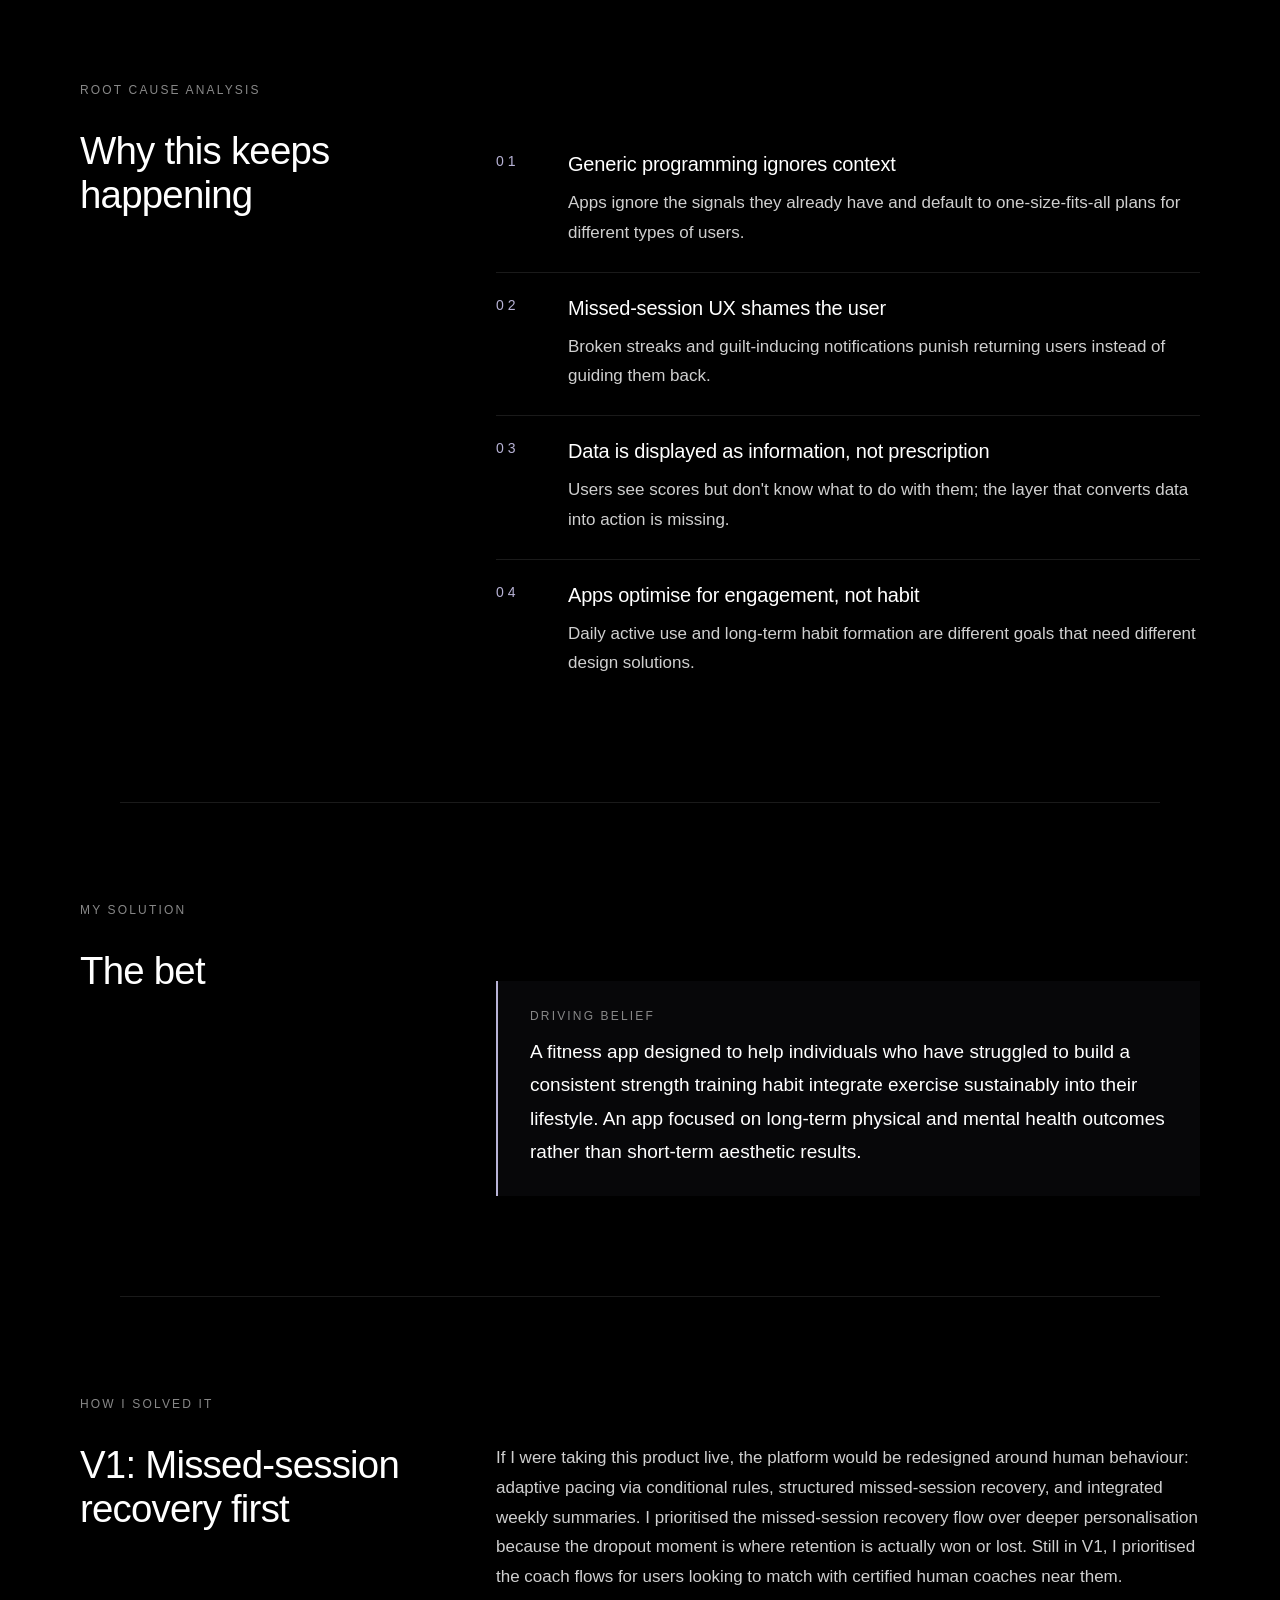
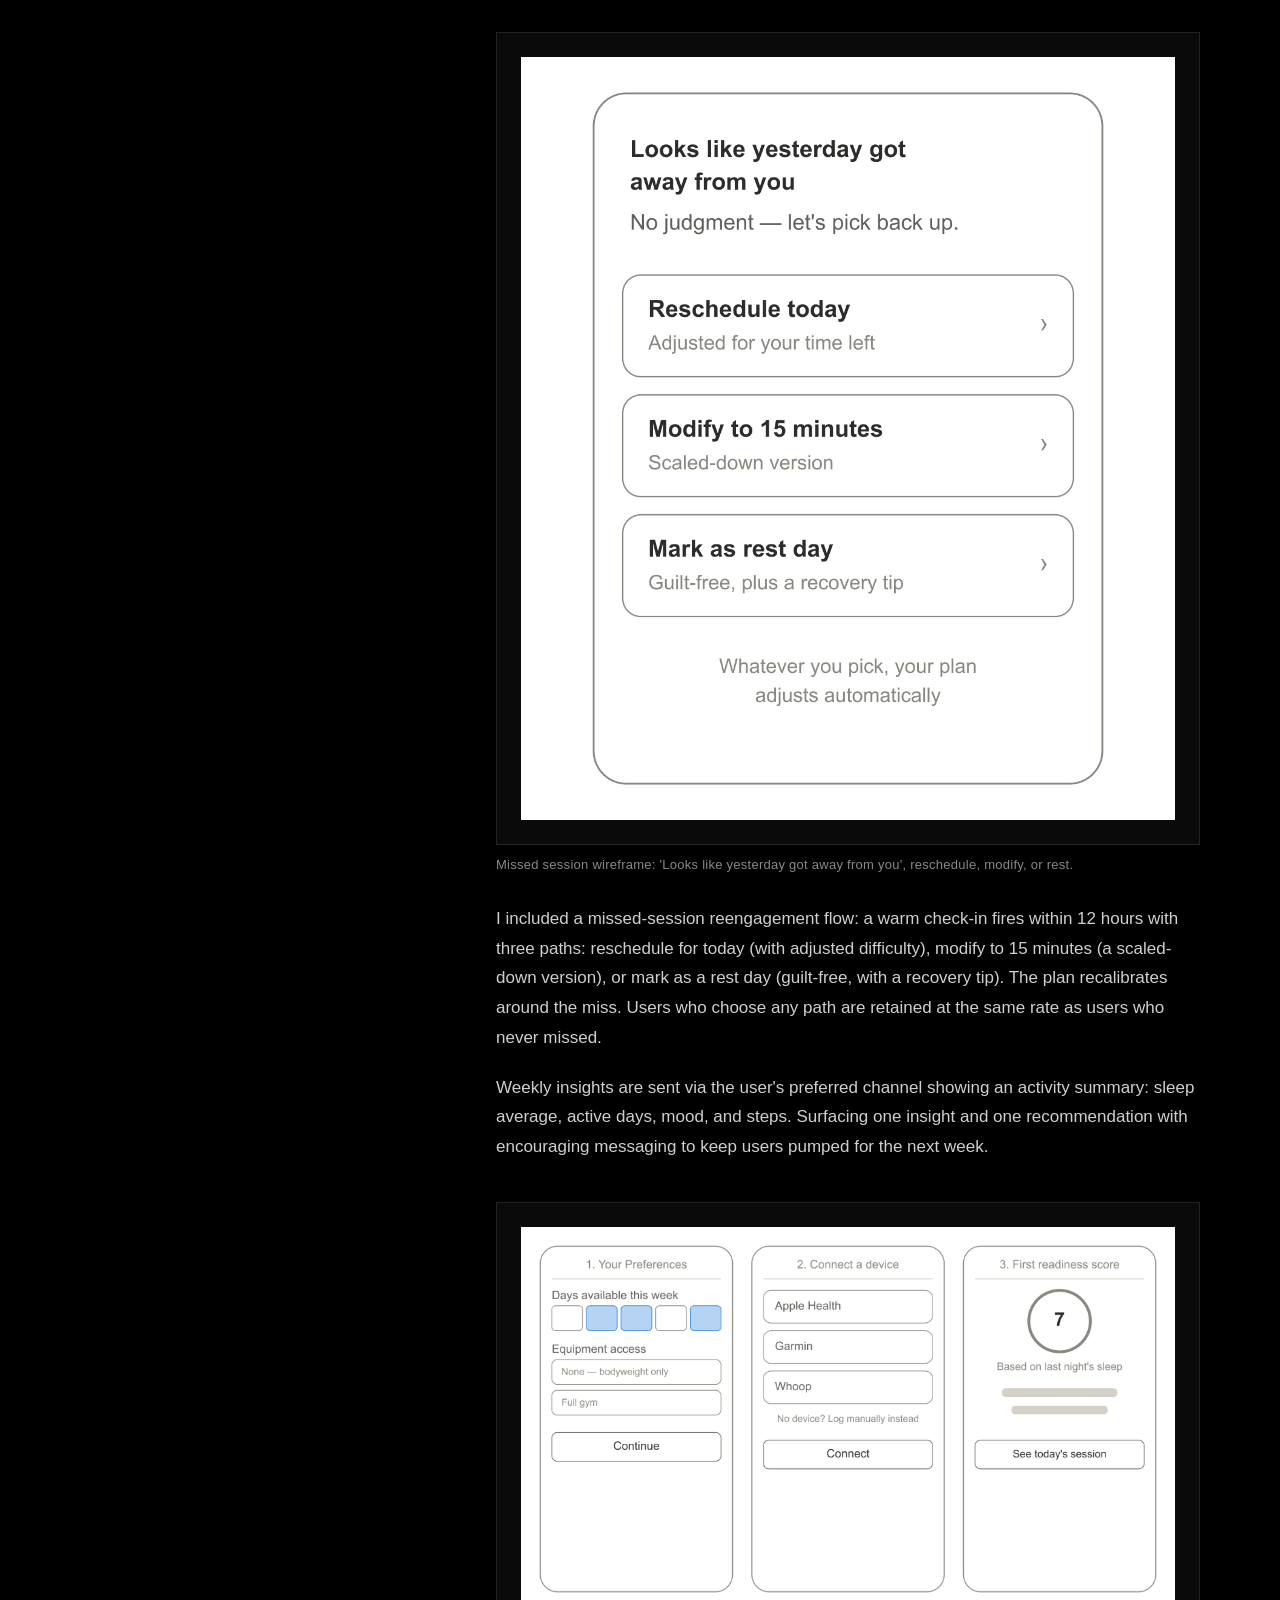
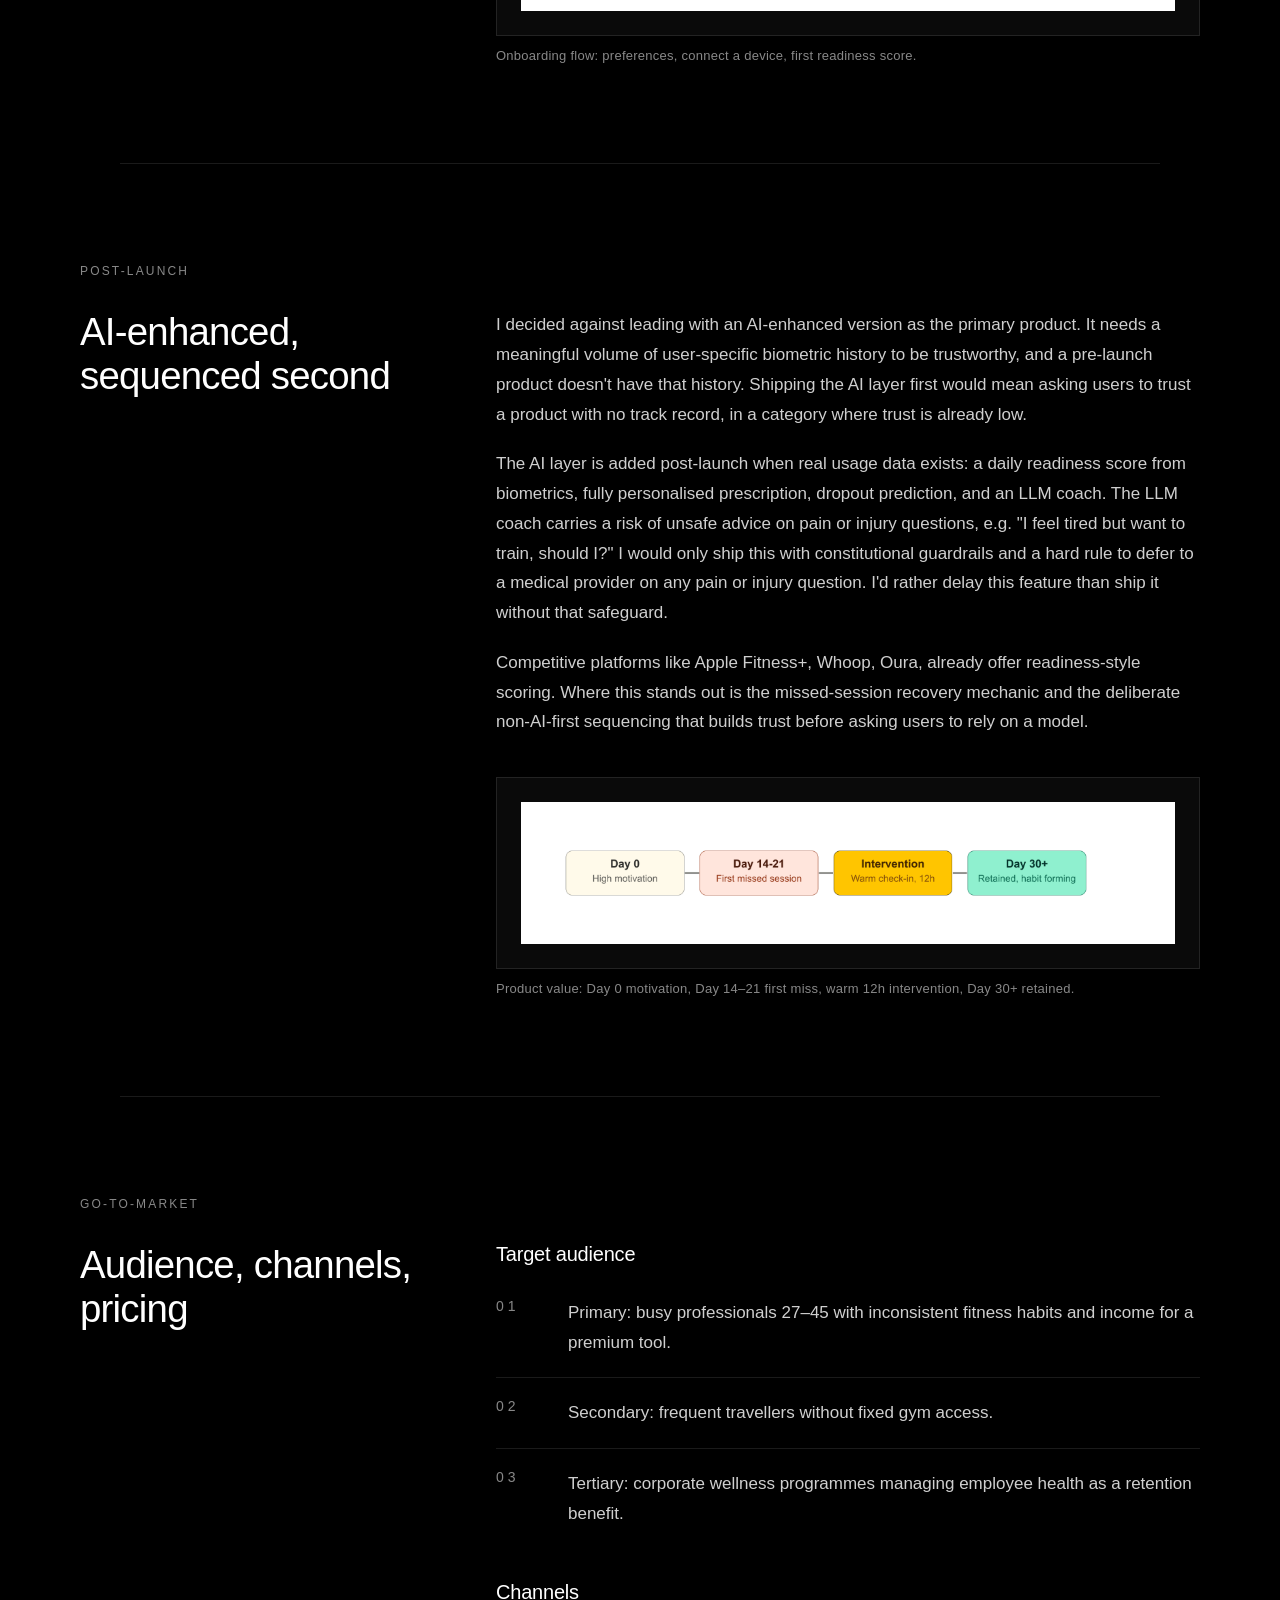
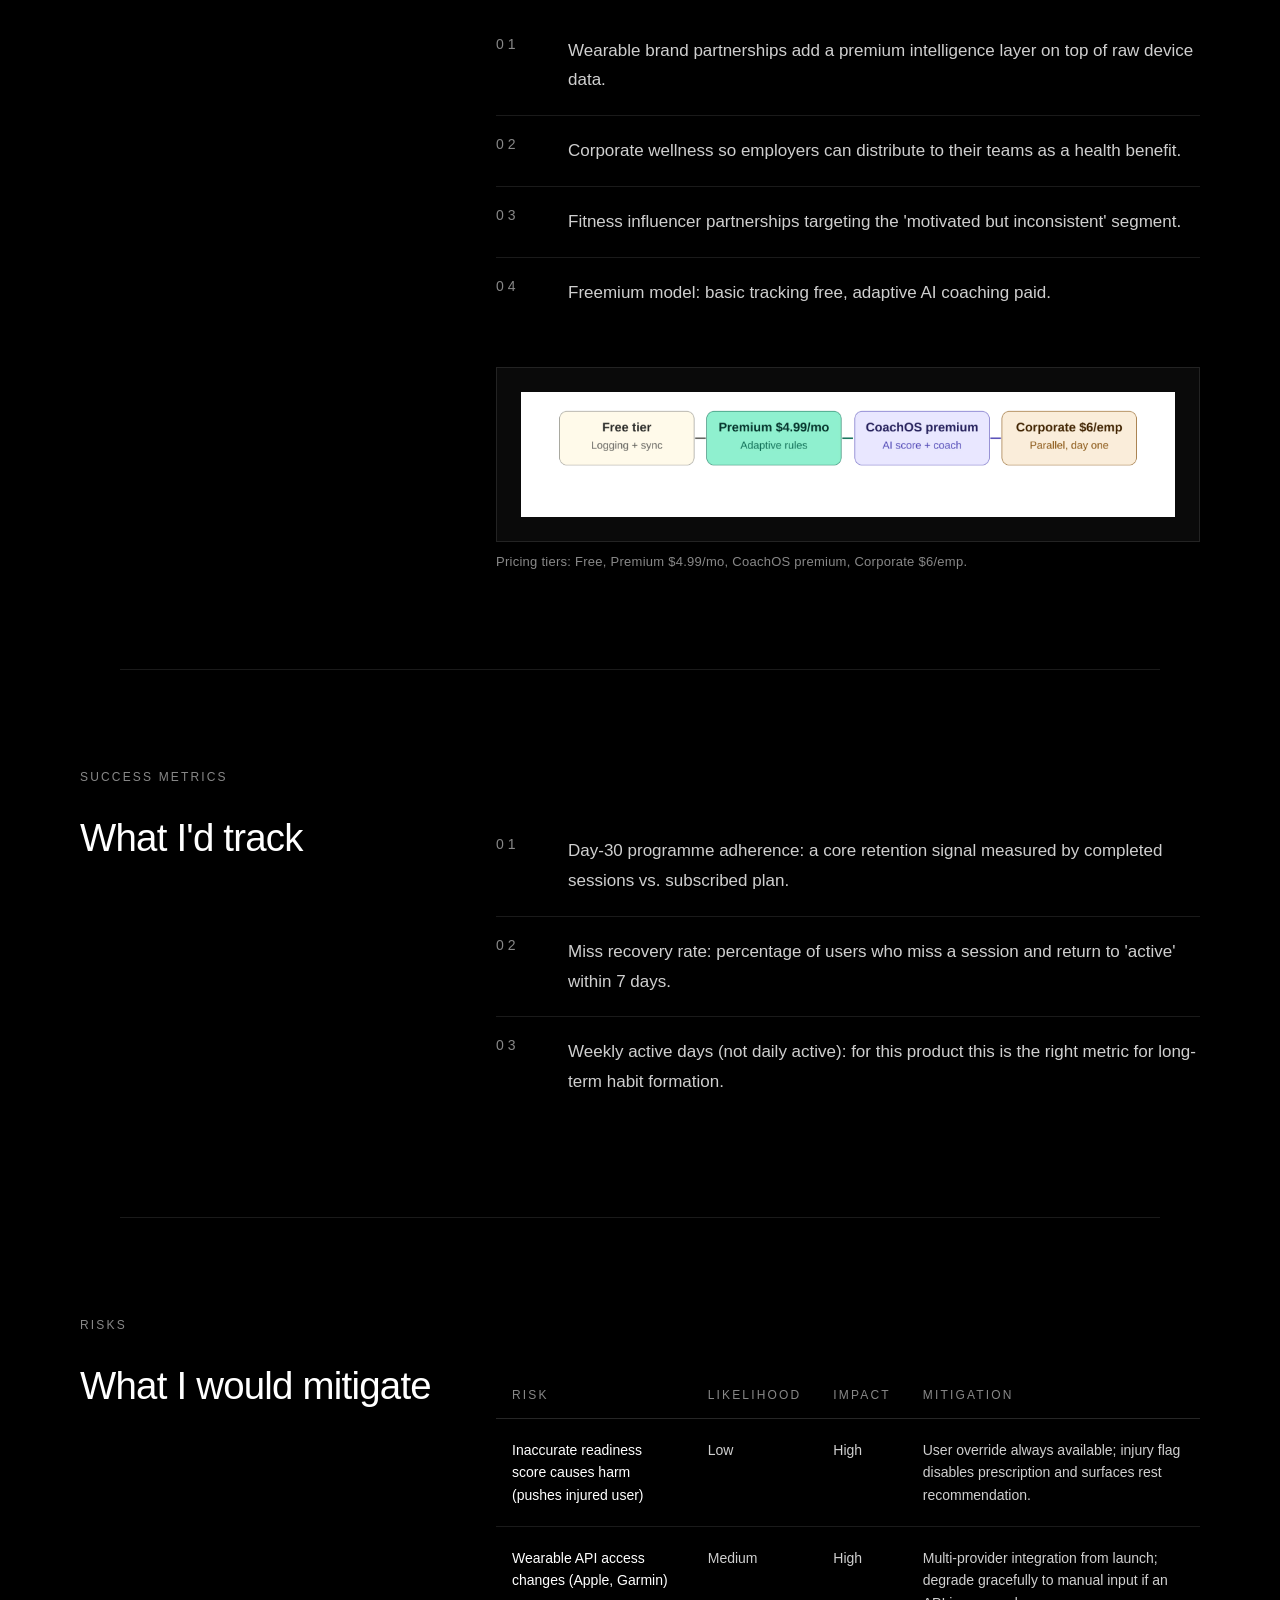
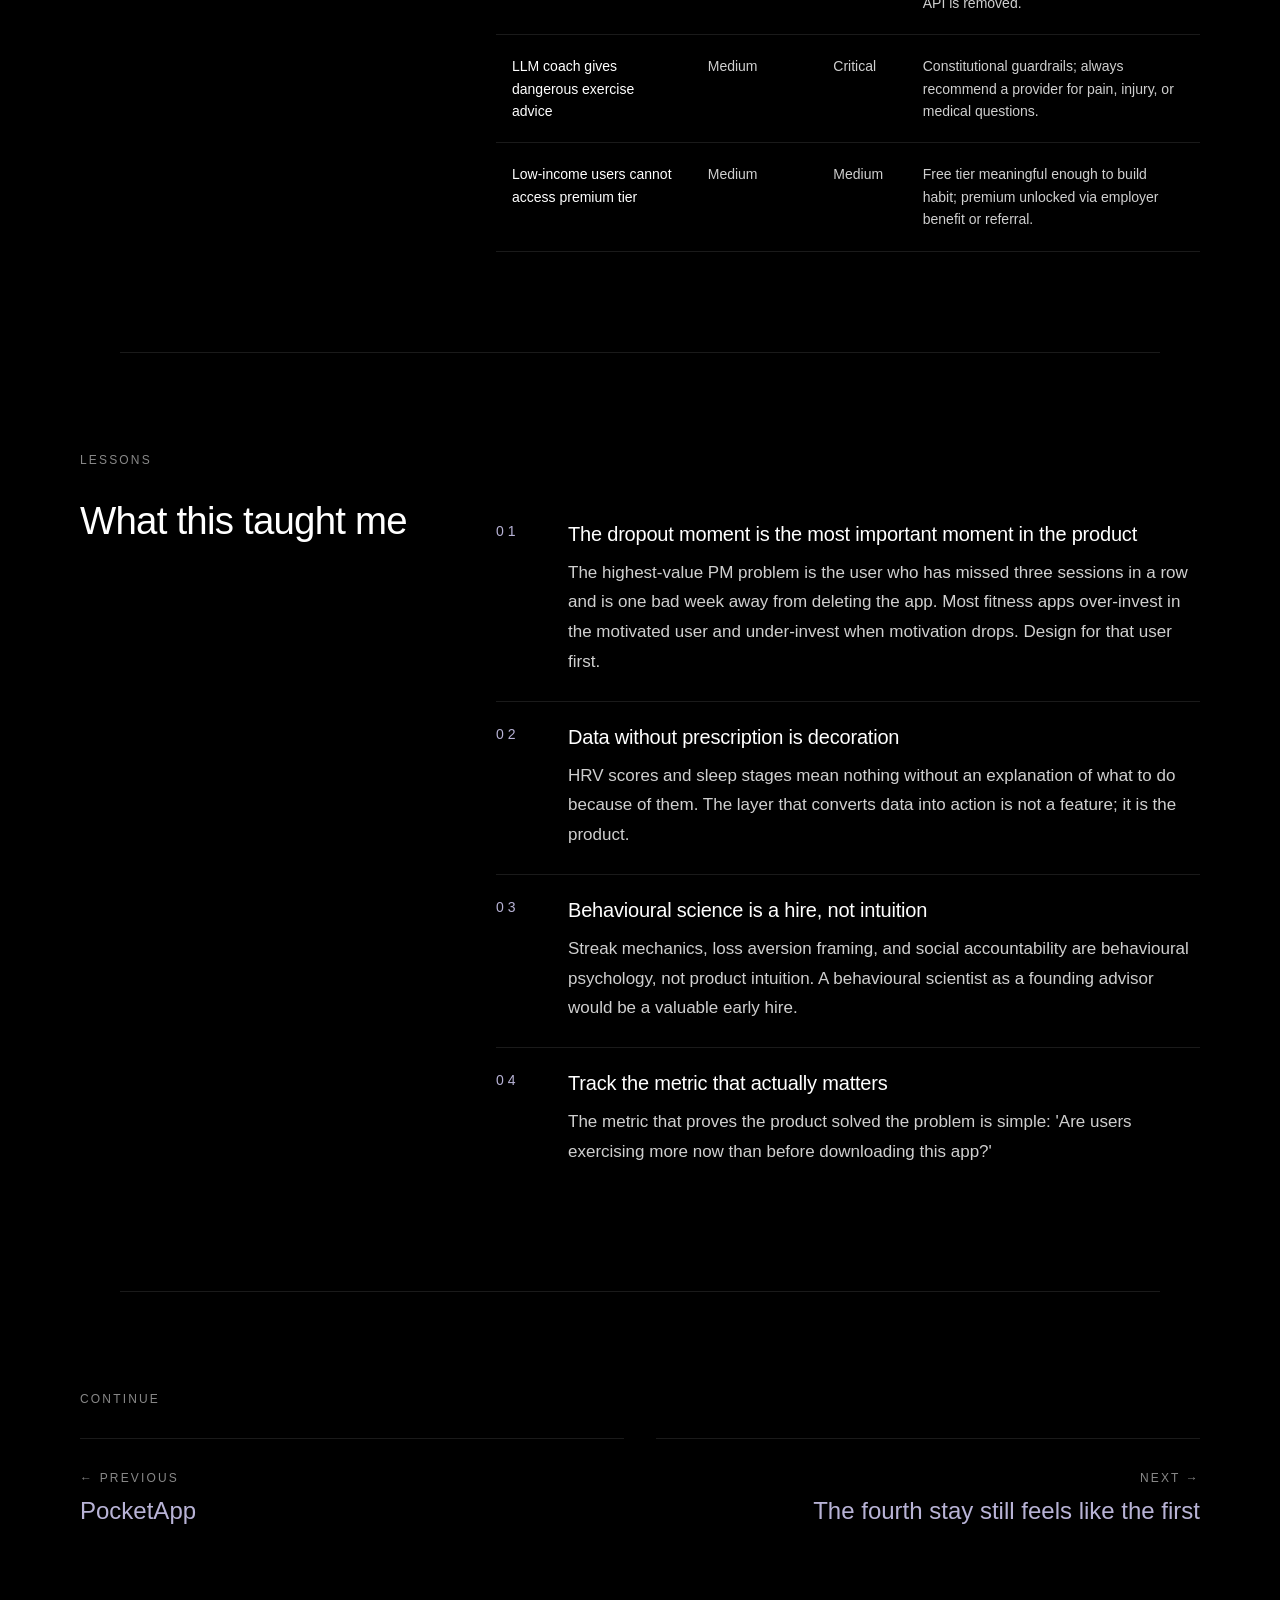
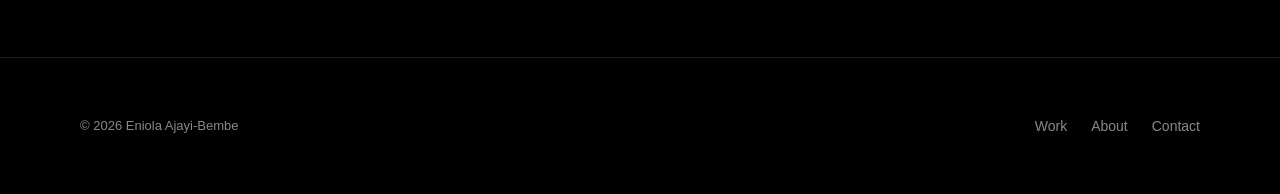
<file: work-fitness-consistency.html>
<!DOCTYPE html>
<html lang="en">
<head>
<meta charset="utf-8"/>






<title>
   Consistent habits, not streaks — Eniola Ajayi-Bembe
  </title>
<meta content="website" property="og:type"/>
<meta content="A fitness app that treats a missed workout as the most important product moment, not a failure. A teardown of why fitness apps churn and how to design for consistency." name="description"/>
<meta content="Fitness &amp; Wellness — Case Study" property="og:title"/>
<meta content="A fitness app that treats a missed workout as the most important product moment, not a failure. A teardown of why fitness apps churn and how to design for consistency." property="og:description"/>

<meta content="summary_large_image" name="twitter:card"/>

<link href="favicon.svg" rel="icon" type="image/svg+xml"/>
<link href="https://fonts.googleapis.com" rel="preconnect"/>
<link crossorigin="anonymous" href="https://fonts.gstatic.com" rel="preconnect"/>
<meta content="width=device-width, initial-scale=1" name="viewport"/>
<link href="styles.css" rel="stylesheet"/>
<script defer="True" src="script.js">
</script>
</head>
<body>
<div class="s1">
<nav class="s2">
<div class="s3">
<a class="s4" href="index.html">
      Eniola Ajayi-Bembe
     </a>
<div class="s5">
<a class="s7" href="index.html">
       Home
      </a>
<a aria-current="page" class="s6" href="work.html">
       Work
      </a>
<a class="s7" href="about.html">
       About
      </a>
<a class="s7" href="contact.html">
       Contact
      </a>
</div>
<div class="s8">
<a aria-current="page" class="active s9" href="work.html">
       View work
      </a>
<a class="s10" href="mailto:eniolaajayibembe@gmail.com">
       Get in touch
      </a>
</div>
</div>
</nav>
<section class="s11 reveal">
<div class="s12">
<a aria-current="page" class="active s108" href="work.html">
      ← All work
     </a>
<div class="s109">
      Fitness &amp; Wellness · Behaviour Change · 2026 · ★ Work Experience
     </div>
<h1 class="s110">
      Consistent habits, not streaks
     </h1>
<p class="s101">
      Most Fitness and Health Apps track everything while failing to help their users maintain
consistent healthy habits. This fitness app that treats a missed workout as the most important
product moment, and not as a failure.
     </p>
<div class="s111">
<img alt="Consistent habits, not streaks" class="s112" src="assets/images/Fitness_cover.jpg"/>
</div>
<div class="s113">
<div class="s114">
<div class="s53">
        Role
       </div>
<div class="s115">
        Co-founder, CEO &amp; Head of Product
       </div>
</div>
<div class="s116">
<div class="s53">
        Timeline
       </div>
<div class="s115">
        Work Experience
       </div>
</div>
<div class="s116">
<div class="s53">
        Team
       </div>
<div class="s115">
        Founding Team
       </div>
</div>
</div>
</div>
</section>
<hr class="s23"/>
<section class="s11 reveal">
<div class="s12">
<div class="s24">
      Overview
     </div>
<div class="s117">
<h2 class="s118">
       The context
      </h2>
<div>
<p class="s119">
        The average user opens a fitness app for three weeks after a motivation event (summer, a wedding, a health scare, a birthday) and then stops. The product challenge is not getting users to start. The challenge is getting them to continue when motivation is low, schedules are disrupted, and the programme isn't meeting them where they are. This teardown proposes solutions to improve consistency in a user's fitness journey.
       </p>
</div>
</div>
</div>
</section>
<hr class="s23"/>
<section class="s32 reveal">
<div class="s12">
<div class="s24">
      Context and Problems
     </div>
<div class="s117">
<h2 class="s118">
       Why fitness apps churn
      </h2>
<div>
<p class="s119">
        Most fitness and wellness apps approach strength building as a sprint, making it time-based and outcome-driven, which often leads to burnout and inconsistency. They track everything yet fail to help users maintain consistent healthy habits.
       </p>
<p class="s120">
        Most apps also prescribe the same workout routines to users with different sleep schedules, eating habits, and strength goals, making recommendations generic. This case study focuses on helping users build consistency over time, treating a missed workout as the most important product moment, but not as a failure.
       </p>
</div>
</div>
</div>
</section>
<hr class="s23"/>
<section class="s32 reveal">
<div class="s12">
<div class="s24">
      User Research
     </div>
<div class="s117">
<h2 class="s118">
       What the data says
      </h2>
<div>
<ol class="s127">
<li class="s136">
<div class="s135">
          0
          <!-- -->
          1
         </div>
<p class="s119">
          Fitness apps experience the steepest churn curve of any consumer subscription category with massive January sign-ups followed by 40–60% cancellations by February.
         </p>
</li>
<li class="s137">
<div class="s135">
          0
          <!-- -->
          2
         </div>
<p class="s119">
          Users who complete fewer than three workouts in their first 14 days churn at 3–4× the rate of users who establish a weekly habit.
         </p>
</li>
<li class="s137">
<div class="s135">
          0
          <!-- -->
          3
         </div>
<p class="s119">
          Users offered a 'modified session' after a miss return to active use at 3× the rate of users who receive no contact after missing.
         </p>
</li>
<li class="s137">
<div class="s135">
          0
          <!-- -->
          4
         </div>
<p class="s119">
          Rigid weekly calendars don't adapt when life intervenes. Some users skip one day and then quit altogether.
         </p>
</li>
<li class="s137">
<div class="s135">
          0
          <!-- -->
          5
         </div>
<p class="s119">
          Most apps make users feel worse after a missed session through broken streak counters and guilt-inducing notifications.
         </p>
</li>
<li class="s137">
<div class="s135">
          0
          <!-- -->
          6
         </div>
<p class="s119">
          Generic programmes ignore fitness level, schedule, equipment access, health history, and recovery state.
         </p>
</li>
<li class="s137">
<div class="s135">
          0
          <!-- -->
          7
         </div>
<p class="s119">
          There's a data overload presented but without proper guidance on what to do about any of it.
         </p>
</li>
<li class="s137">
<div class="s135">
          0
          <!-- -->
          8
         </div>
<p class="s119">
          Siloed apps for fitness, sleep, nutrition, and mental health never share data, forcing users to install multiple apps to reach one goal.
         </p>
</li>
</ol>
<figure class="s142">
<div class="s143">
<img alt="Missed session recovery: warm 12h check-in with three paths that recalibrate the plan." class="s144" src="assets/images/missed_session_recovery.jpg"/>
</div>
<figcaption class="s145">
         Missed session recovery: warm 12h check-in with three paths that recalibrate the plan.
        </figcaption>
</figure>
</div>
</div>
</div>
</section>
<hr class="s23"/>
<section class="s32 reveal">
<div class="s12">
<div class="s24">
      Personas
     </div>
<div class="s117">
<h2 class="s118">
       Who this is for
      </h2>
<div>
<div class="s146">
<div class="s147">
<div class="s148">
          Angela
          <!-- -->
          ,
          <!-- -->
          27
         </div>
<div class="s149">
          A product manager in Lagos who wants to lose weight and reduce stress.
         </div>
<p class="s122">
          She has tried a gym membership (cancelled at 6 weeks), a 30-day app challenge (abandoned day 12), and a personal trainer (stopped when it became too expensive).
         </p>
<div class="s150">
<p class="s151">
<span class="s152">
            Pain point:
           </span>
           Every programme feels designed for someone more fit, with more time, and more consistency than she has. When she misses a session, the app makes her feel worse, not better.
          </p>
<p class="s153">
<span class="s152">
            Core need:
           </span>
           A programme that acknowledges her real life, adapts when she misses a session, celebrates small wins, and doesn't punish gaps.
          </p>
</div>
</div>
<div class="s147">
<div class="s148">
          Mike
          <!-- -->
          ,
          <!-- -->
          40
         </div>
<div class="s149">
          A sales executive who travels every month for work.
         </div>
<p class="s122">
          He has a fitness tracker, a gym membership, and a coaching app. Exercises inconsistently due to constant travel.
         </p>
<div class="s150">
<p class="s151">
<span class="s152">
            Pain point:
           </span>
           Every workout app assumes gym access and a fixed schedule. Hotel room workouts with no equipment are not in any programme he has tried.
          </p>
<p class="s153">
<span class="s152">
            Core need:
           </span>
           Context-aware daily programming that adjusts for current location, available equipment, and time.
          </p>
</div>
</div>
</div>
</div>
</div>
</div>
</section>
<hr class="s23"/>
<section class="s32 reveal">
<div class="s12">
<div class="s24">
      Root Cause Analysis
     </div>
<div class="s117">
<h2 class="s118">
       Why this keeps happening
      </h2>
<div>
<ol class="s127">
<li class="s128">
<div class="s129">
          0
          <!-- -->
          1
         </div>
<div>
<h3 class="s121">
           Generic programming ignores context
          </h3>
<p class="s119">
           Apps ignore the signals they already have and default to one-size-fits-all plans for different types of users.
          </p>
</div>
</li>
<li class="s130">
<div class="s129">
          0
          <!-- -->
          2
         </div>
<div>
<h3 class="s121">
           Missed-session UX shames the user
          </h3>
<p class="s119">
           Broken streaks and guilt-inducing notifications punish returning users instead of guiding them back.
          </p>
</div>
</li>
<li class="s130">
<div class="s129">
          0
          <!-- -->
          3
         </div>
<div>
<h3 class="s121">
           Data is displayed as information, not prescription
          </h3>
<p class="s119">
           Users see scores but don't know what to do with them; the layer that converts data into action is missing.
          </p>
</div>
</li>
<li class="s130">
<div class="s129">
          0
          <!-- -->
          4
         </div>
<div>
<h3 class="s121">
           Apps optimise for engagement, not habit
          </h3>
<p class="s119">
           Daily active use and long-term habit formation are different goals that need different design solutions.
          </p>
</div>
</li>
</ol>
</div>
</div>
</div>
</section>
<hr class="s23"/>
<section class="s32 reveal">
<div class="s12">
<div class="s24">
      My Solution
     </div>
<div class="s117">
<h2 class="s118">
       The bet
      </h2>
<div>
<div class="s124">
<div class="s125">
         Driving belief
        </div>
<p class="s126">
         A fitness app designed to help individuals who have struggled to build a consistent strength training habit integrate exercise sustainably into their lifestyle. An app focused on long-term physical and mental health outcomes rather than short-term aesthetic results.
        </p>
</div>
</div>
</div>
</div>
</section>
<hr class="s23"/>
<section class="s32 reveal">
<div class="s12">
<div class="s24">
      How I Solved It
     </div>
<div class="s117">
<h2 class="s118">
       V1: Missed-session recovery first
      </h2>
<div>
<p class="s119">
        If I were taking this product live, the platform would be redesigned around human behaviour: adaptive pacing via conditional rules, structured missed-session recovery, and integrated weekly summaries. I prioritised the missed-session recovery flow over deeper personalisation because the dropout moment is where retention is actually won or lost. Still in V1, I prioritised the coach flows for users looking to match with certified human coaches near them.
       </p>
<figure class="s142">
<div class="s143">
<img alt="Missed session wireframe: 'Looks like yesterday got away from you' — reschedule, modify, or rest." class="s144" src="assets/images/missed_session_wireframe.jpg"/>
</div>
<figcaption class="s145">
         Missed session wireframe: 'Looks like yesterday got away from you', reschedule, modify, or rest.
        </figcaption>
</figure>
<p class="s154">
        I included a missed-session reengagement flow: a warm check-in fires within 12 hours with three paths: reschedule for today (with adjusted difficulty), modify to 15 minutes (a scaled-down version), or mark as a rest day (guilt-free, with a recovery tip). The plan recalibrates around the miss. Users who choose any path are retained at the same rate as users who never missed.
       </p>
<p class="s120">
        Weekly insights are sent via the user's preferred channel showing an activity summary: sleep average, active days, mood, and steps. Surfacing one insight and one recommendation with encouraging messaging to keep users pumped for the next week.
       </p>
<figure class="s142">
<div class="s143">
<img alt="Onboarding flow: preferences, connect a device, first readiness score." class="s144" src="assets/images/onboarding_flow_fit.jpg"/>
</div>
<figcaption class="s145">
         Onboarding flow: preferences, connect a device, first readiness score.
        </figcaption>
</figure>
</div>
</div>
</div>
</section>
<hr class="s23"/>
<section class="s32 reveal">
<div class="s12">
<div class="s24">
      Post-launch
     </div>
<div class="s117">
<h2 class="s118">
       AI-enhanced, sequenced second
      </h2>
<div>
<p class="s119">
        I decided against leading with an AI-enhanced version as the primary product. It needs a meaningful volume of user-specific biometric history to be trustworthy, and a pre-launch product doesn't have that history. Shipping the AI layer first would mean asking users to trust a product with no track record, in a category where trust is already low.
       </p>
<p class="s120">
        The AI layer is added post-launch when real usage data exists: a daily readiness score from biometrics, fully personalised prescription, dropout prediction, and an LLM coach. The LLM coach carries a risk of unsafe advice on pain or injury questions, e.g. "I feel tired but want to train, should I?" I would only ship this with constitutional guardrails and a hard rule to defer to a medical provider on any pain or injury question. I'd rather delay this feature than ship it without that safeguard.
       </p>
<p class="s120">
        Competitive platforms like Apple Fitness+, Whoop, Oura, already offer readiness-style scoring. Where this stands out is the missed-session recovery mechanic and the deliberate non-AI-first sequencing that builds trust before asking users to rely on a model.
       </p>
<figure class="s142">
<div class="s143">
<img alt="Product value: Day 0 motivation, Day 14–21 first miss, warm 12h intervention, Day 30+ retained." class="s144" src="assets/images/Product_value_fit.jpg"/>
</div>
<figcaption class="s145">
         Product value: Day 0 motivation, Day 14–21 first miss, warm 12h intervention, Day 30+ retained.
        </figcaption>
</figure>
</div>
</div>
</div>
</section>
<hr class="s23"/>
<section class="s32 reveal">
<div class="s12">
<div class="s24">
      Go-to-Market
     </div>
<div class="s117">
<h2 class="s118">
       Audience, channels, pricing
      </h2>
<div>
<div class="s155">
<h3 class="s121">
         Target audience
        </h3>
<ol class="s127">
<li class="s136">
<div class="s135">
           0
           <!-- -->
           1
          </div>
<p class="s119">
           Primary: busy professionals 27–45 with inconsistent fitness habits and income for a premium tool.
          </p>
</li>
<li class="s137">
<div class="s135">
           0
           <!-- -->
           2
          </div>
<p class="s119">
           Secondary: frequent travellers without fixed gym access.
          </p>
</li>
<li class="s137">
<div class="s135">
           0
           <!-- -->
           3
          </div>
<p class="s119">
           Tertiary: corporate wellness programmes managing employee health as a retention benefit.
          </p>
</li>
</ol>
</div>
<div class="s156">
<h3 class="s121">
         Channels
        </h3>
<ol class="s127">
<li class="s136">
<div class="s135">
           0
           <!-- -->
           1
          </div>
<p class="s119">
           Wearable brand partnerships add a premium intelligence layer on top of raw device data.
          </p>
</li>
<li class="s137">
<div class="s135">
           0
           <!-- -->
           2
          </div>
<p class="s119">
           Corporate wellness so employers can distribute to their teams as a health benefit.
          </p>
</li>
<li class="s137">
<div class="s135">
           0
           <!-- -->
           3
          </div>
<p class="s119">
           Fitness influencer partnerships targeting the 'motivated but inconsistent' segment.
          </p>
</li>
<li class="s137">
<div class="s135">
           0
           <!-- -->
           4
          </div>
<p class="s119">
           Freemium model: basic tracking free, adaptive AI coaching paid.
          </p>
</li>
</ol>
</div>
<figure class="s142">
<div class="s143">
<img alt="Pricing tiers: Free, Premium $4.99/mo, CoachOS premium, Corporate $6/emp." class="s144" src="assets/images/monetization.jpg"/>
</div>
<figcaption class="s145">
         Pricing tiers: Free, Premium $4.99/mo, CoachOS premium, Corporate $6/emp.
        </figcaption>
</figure>
</div>
</div>
</div>
</section>
<hr class="s23"/>
<section class="s32 reveal">
<div class="s12">
<div class="s24">
      Success Metrics
     </div>
<div class="s117">
<h2 class="s118">
       What I'd track
      </h2>
<div>
<ol class="s127">
<li class="s136">
<div class="s135">
          0
          <!-- -->
          1
         </div>
<p class="s119">
          Day-30 programme adherence: a core retention signal measured by completed sessions vs. subscribed plan.
         </p>
</li>
<li class="s137">
<div class="s135">
          0
          <!-- -->
          2
         </div>
<p class="s119">
          Miss recovery rate: percentage of users who miss a session and return to 'active' within 7 days.
         </p>
</li>
<li class="s137">
<div class="s135">
          0
          <!-- -->
          3
         </div>
<p class="s119">
          Weekly active days (not daily active): for this product this is the right metric for long-term habit formation.
         </p>
</li>
</ol>
</div>
</div>
</div>
</section>
<hr class="s23"/>
<section class="s32 reveal">
<div class="s12">
<div class="s24">
      Risks
     </div>
<div class="s117">
<h2 class="s118">
       What I would mitigate
      </h2>
<div>
<table class="s157">
<thead>
<tr>
<th class="s158">
           Risk
          </th>
<th class="s158">
           Likelihood
          </th>
<th class="s158">
           Impact
          </th>
<th class="s158">
           Mitigation
          </th>
</tr>
</thead>
<tbody>
<tr>
<td class="s159">
           Inaccurate readiness score causes harm (pushes injured user)
          </td>
<td class="s160">
           Low
          </td>
<td class="s160">
           High
          </td>
<td class="s160">
           User override always available; injury flag disables prescription and surfaces rest recommendation.
          </td>
</tr>
<tr>
<td class="s161">
           Wearable API access changes (Apple, Garmin)
          </td>
<td class="s162">
           Medium
          </td>
<td class="s162">
           High
          </td>
<td class="s162">
           Multi-provider integration from launch; degrade gracefully to manual input if an API is removed.
          </td>
</tr>
<tr>
<td class="s161">
           LLM coach gives dangerous exercise advice
          </td>
<td class="s162">
           Medium
          </td>
<td class="s162">
           Critical
          </td>
<td class="s162">
           Constitutional guardrails; always recommend a provider for pain, injury, or medical questions.
          </td>
</tr>
<tr>
<td class="s161">
           Low-income users cannot access premium tier
          </td>
<td class="s162">
           Medium
          </td>
<td class="s162">
           Medium
          </td>
<td class="s162">
           Free tier meaningful enough to build habit; premium unlocked via employer benefit or referral.
          </td>
</tr>
</tbody>
</table>
</div>
</div>
</div>
</section>
<hr class="s23"/>
<section class="s32 reveal">
<div class="s12">
<div class="s24">
      Lessons
     </div>
<div class="s117">
<h2 class="s118">
       What this taught me
      </h2>
<div>
<ol class="s127">
<li class="s128">
<div class="s129">
          0
          <!-- -->
          1
         </div>
<div>
<h3 class="s121">
           The dropout moment is the most important moment in the product
          </h3>
<p class="s119">
           The highest-value PM problem is the user who has missed three sessions in a row and is one bad week away from deleting the app. Most fitness apps over-invest in the motivated user and under-invest when motivation drops. Design for that user first.
          </p>
</div>
</li>
<li class="s130">
<div class="s129">
          0
          <!-- -->
          2
         </div>
<div>
<h3 class="s121">
           Data without prescription is decoration
          </h3>
<p class="s119">
           HRV scores and sleep stages mean nothing without an explanation of what to do because of them. The layer that converts data into action is not a feature; it is the product.
          </p>
</div>
</li>
<li class="s130">
<div class="s129">
          0
          <!-- -->
          3
         </div>
<div>
<h3 class="s121">
           Behavioural science is a hire, not intuition
          </h3>
<p class="s119">
           Streak mechanics, loss aversion framing, and social accountability are behavioural psychology, not product intuition. A behavioural scientist as a founding advisor would be a valuable early hire.
          </p>
</div>
</li>
<li class="s130">
<div class="s129">
          0
          <!-- -->
          4
         </div>
<div>
<h3 class="s121">
           Track the metric that actually matters
          </h3>
<p class="s119">
           The metric that proves the product solved the problem is simple: 'Are users exercising more now than before downloading this app?'
          </p>
</div>
</li>
</ol>
</div>
</div>
</div>
</section>
<hr class="s23"/>
<section class="s32 reveal">
<div class="s12">
<div class="s24">
      Continue
     </div>
<div class="s163">
<a class="s164" href="work-pocketapp.html">
<div class="s125">
        ← Previous
       </div>
<div class="s141">
        PocketApp
       </div>
</a>
<a class="s165" href="work-hospitality-instay.html">
<div class="s125">
        Next →
       </div>
<div class="s141">
        The fourth stay still feels like the first
       </div>
</a>
</div>
</div>
</section>
<footer class="s55">
<div class="s56">
<div class="s57">
      ©
      <!-- -->
      2026
      <!-- -->
      Eniola Ajayi-Bembe
     </div>
<div class="s58">
<a aria-current="page" class="active s59" href="work.html">
       Work
      </a>
<a class="s59" href="about.html">
       About
      </a>
<a class="s59" href="contact.html">
       Contact
      </a>
</div>
</div>
</footer>
</div>
</body>
</html>
</file>
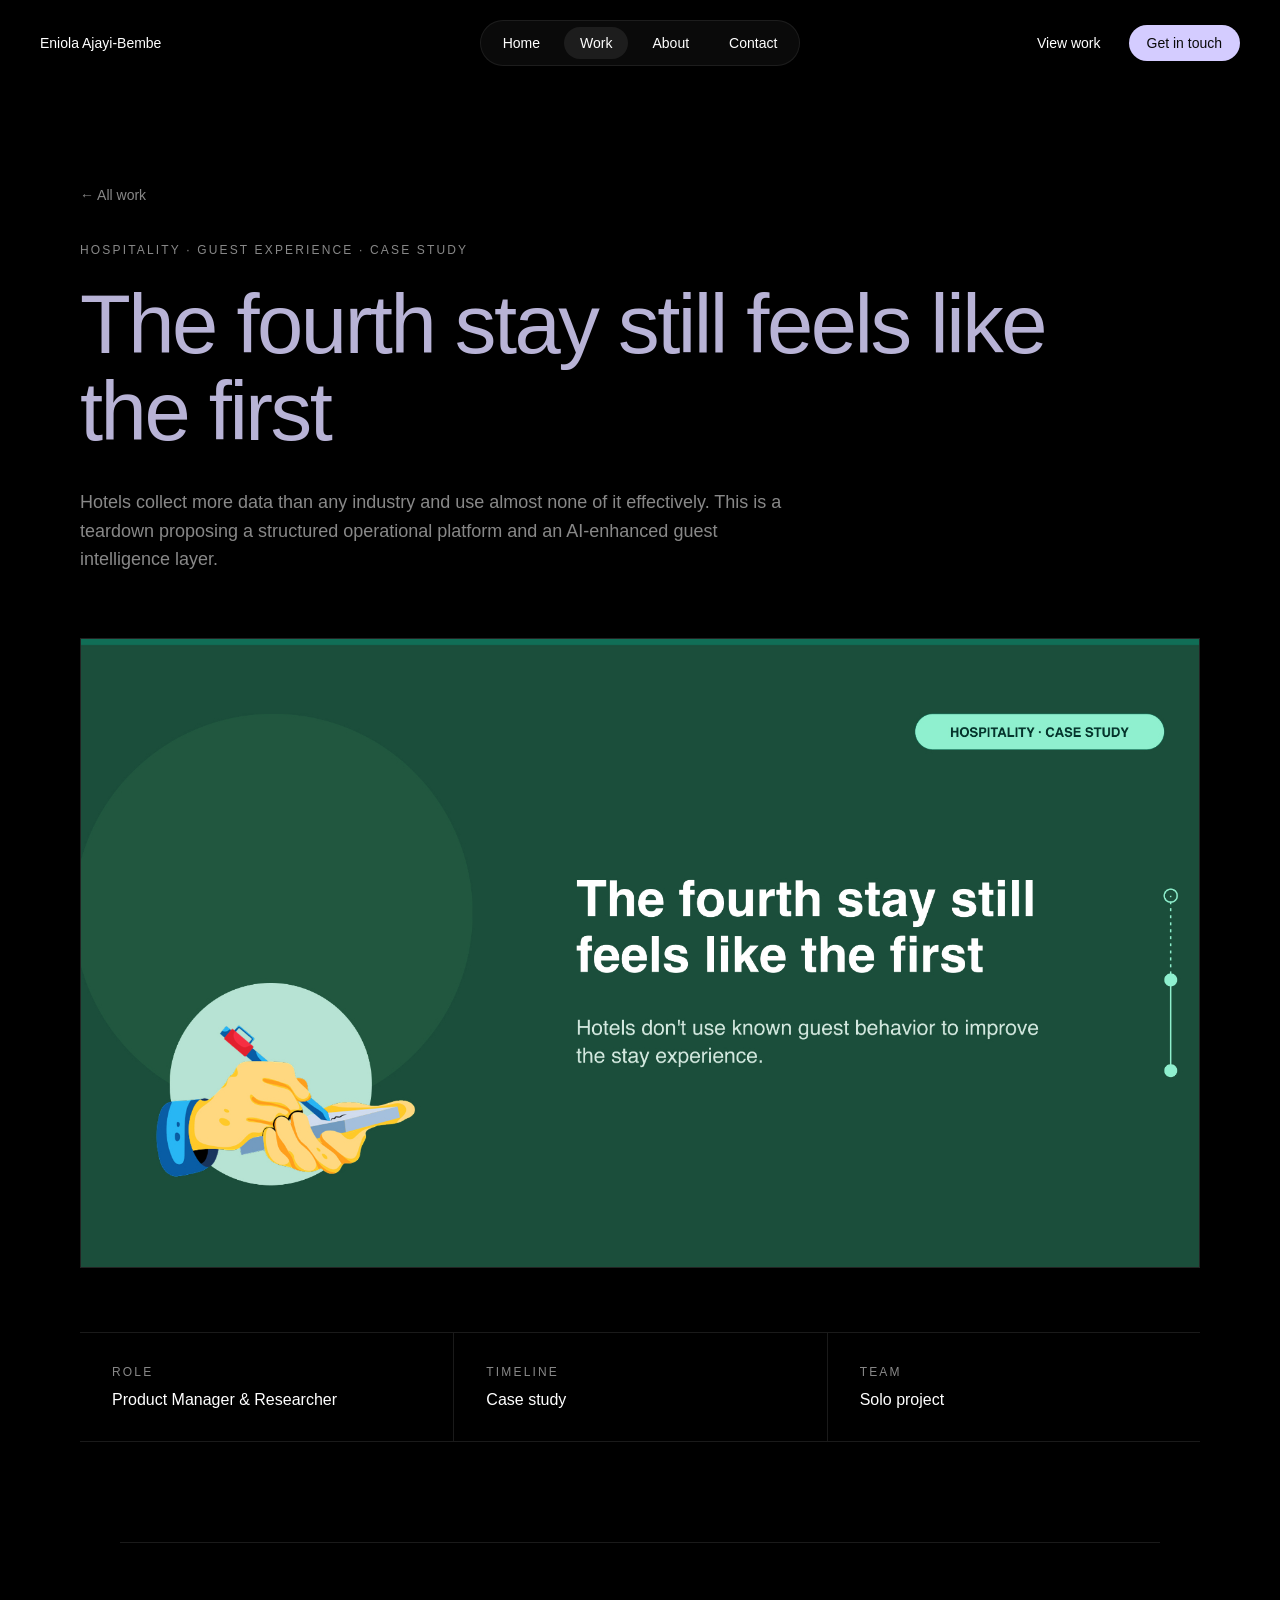
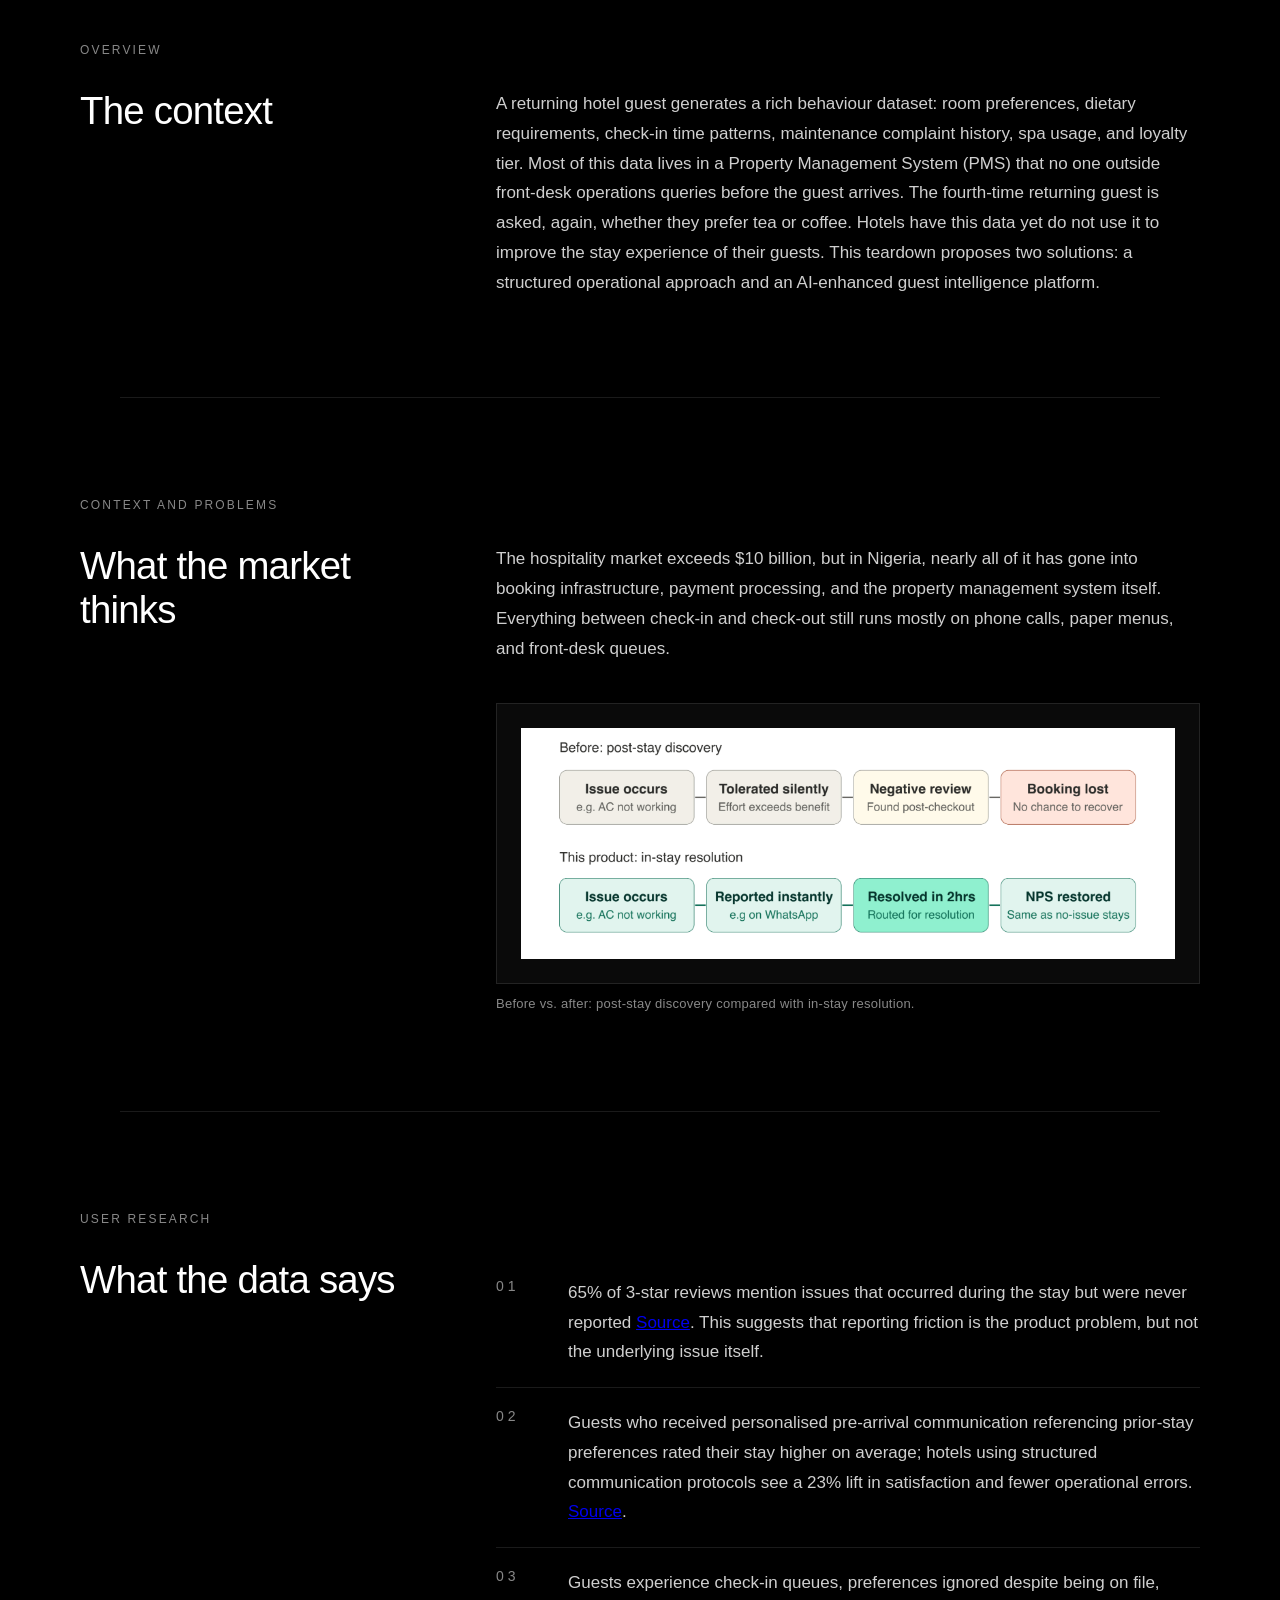
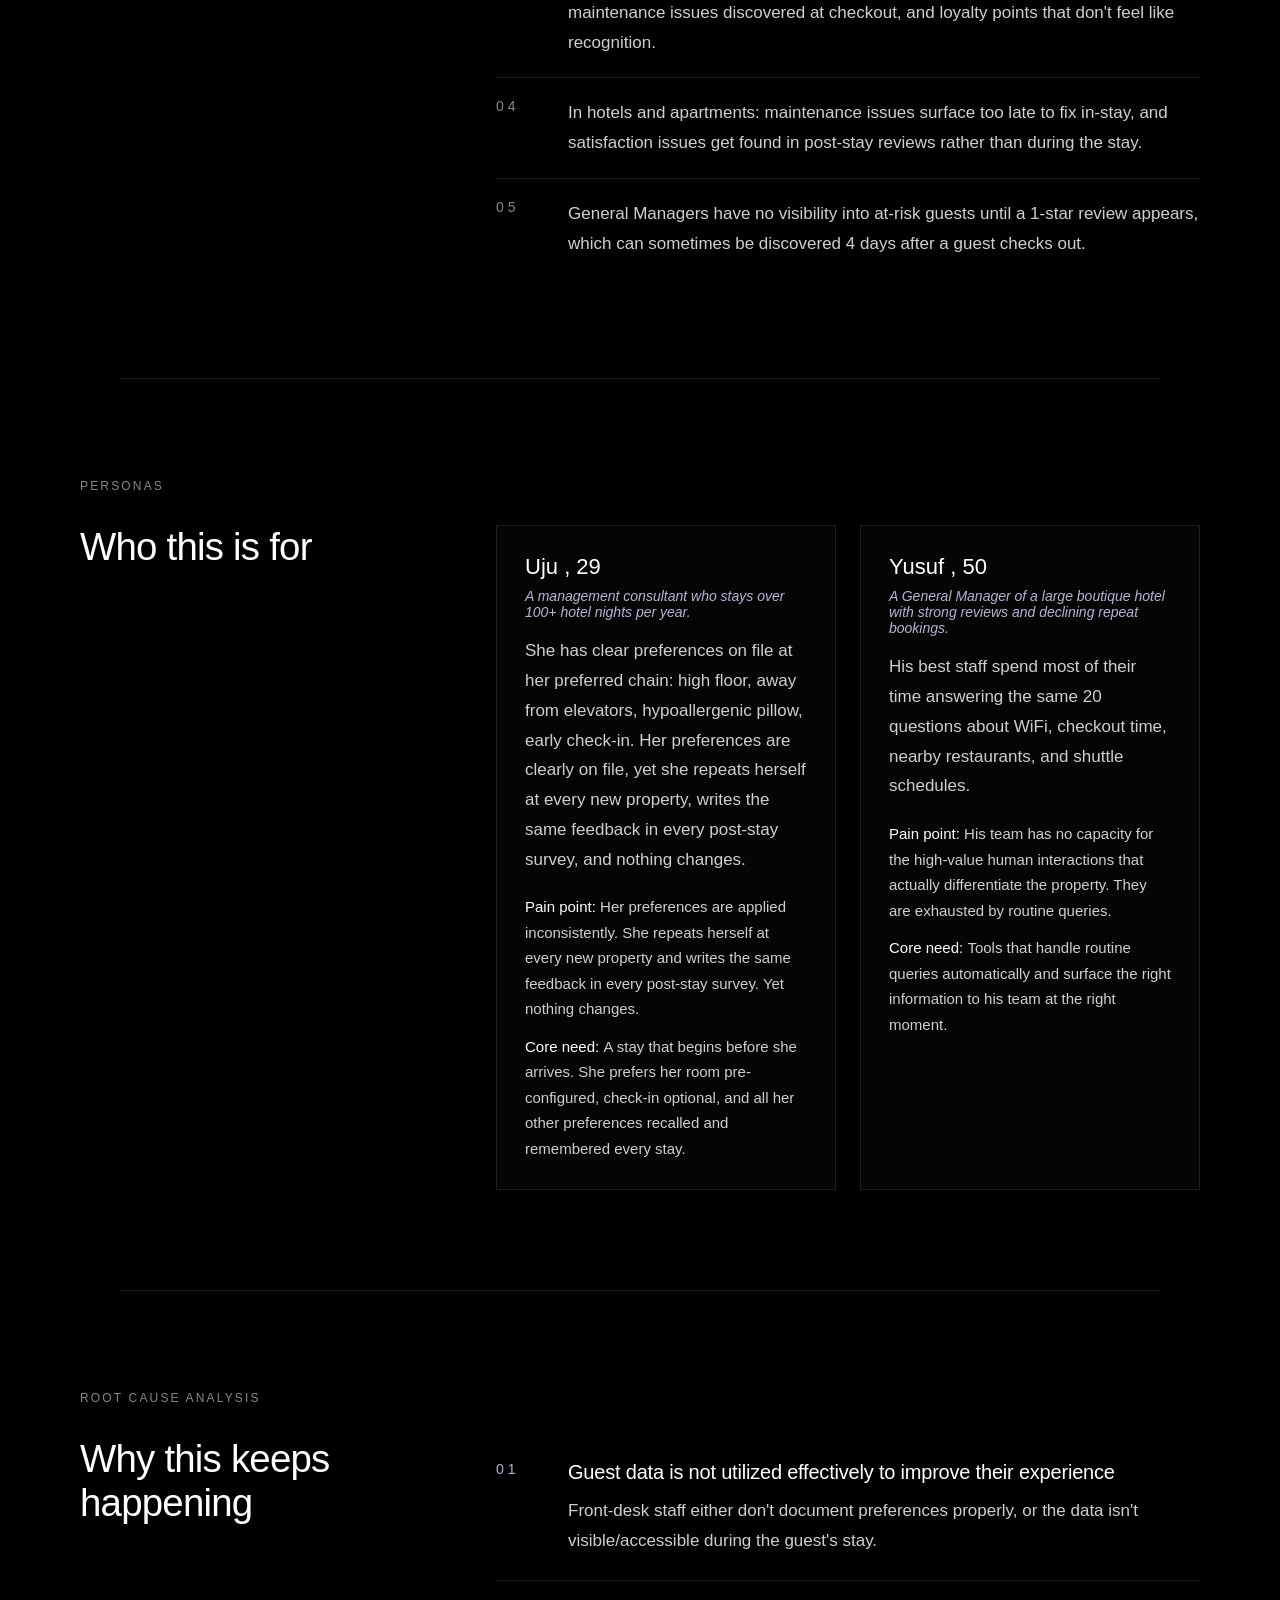
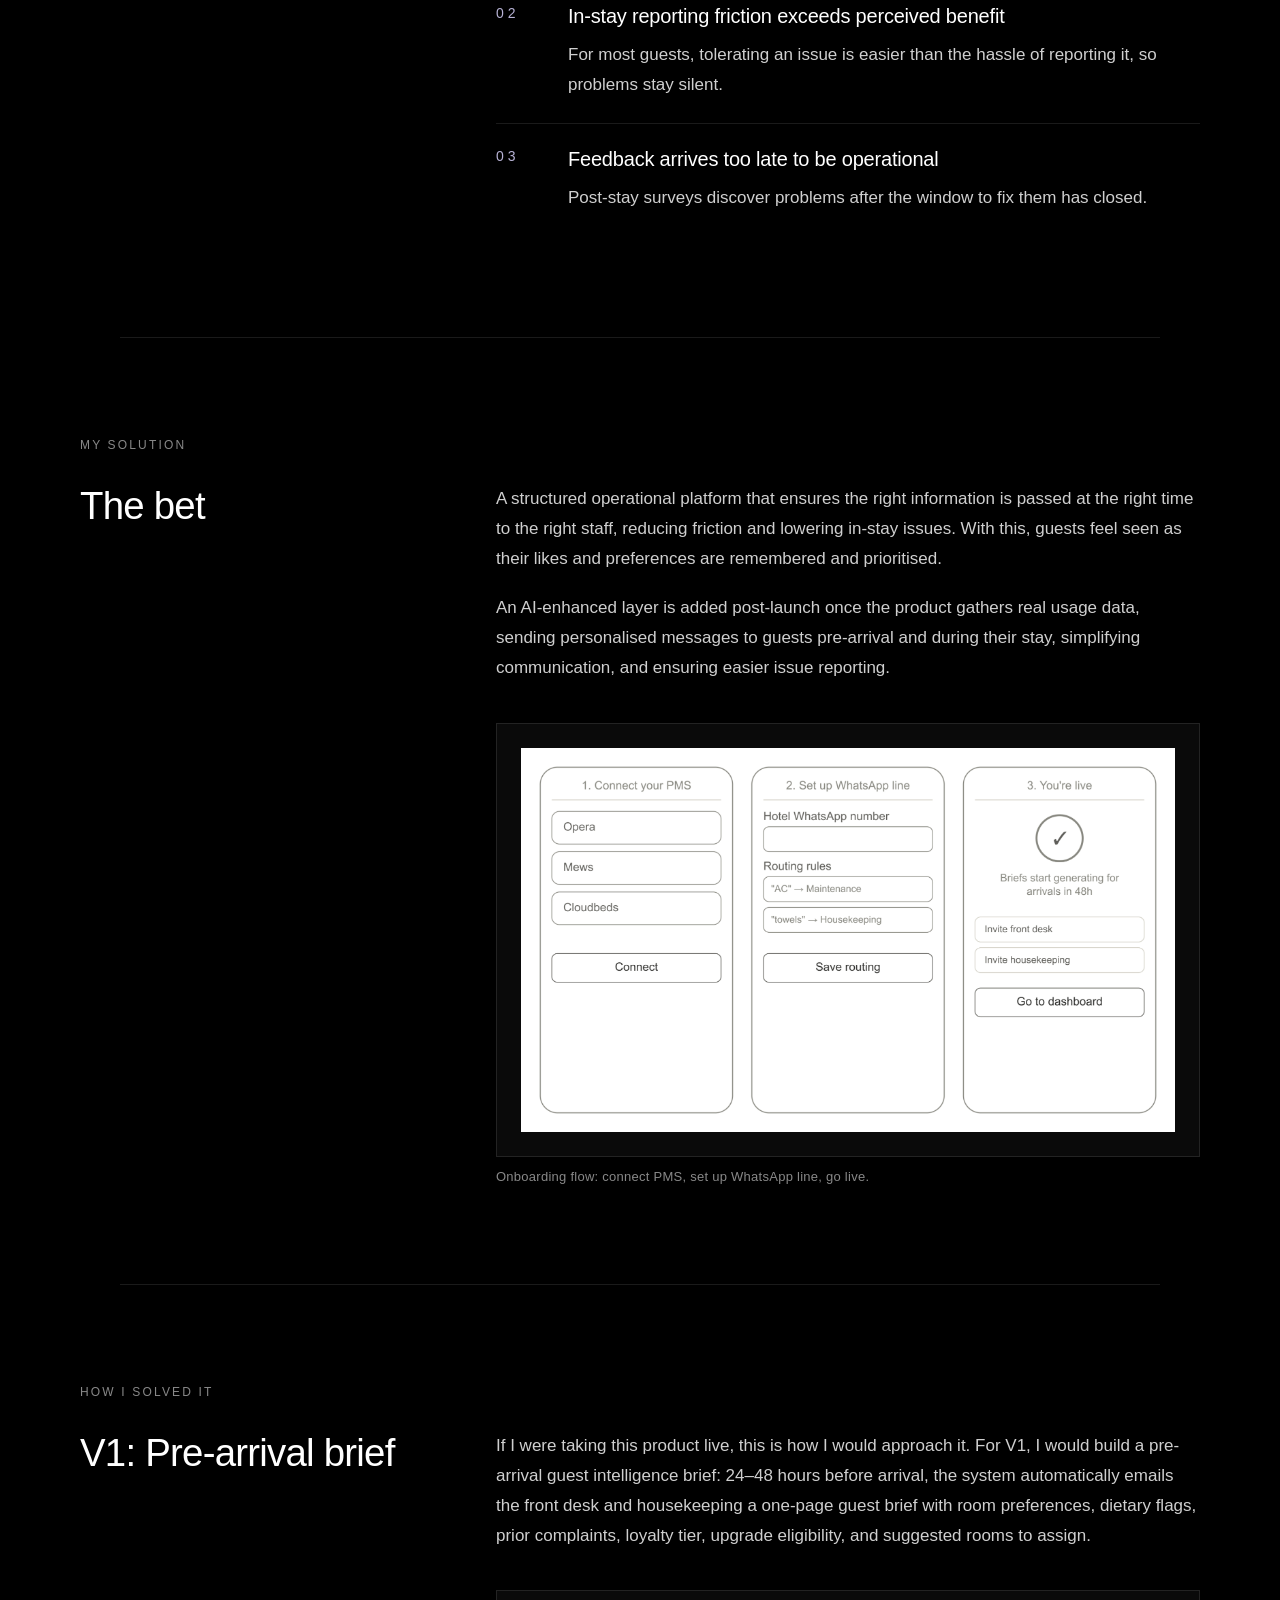
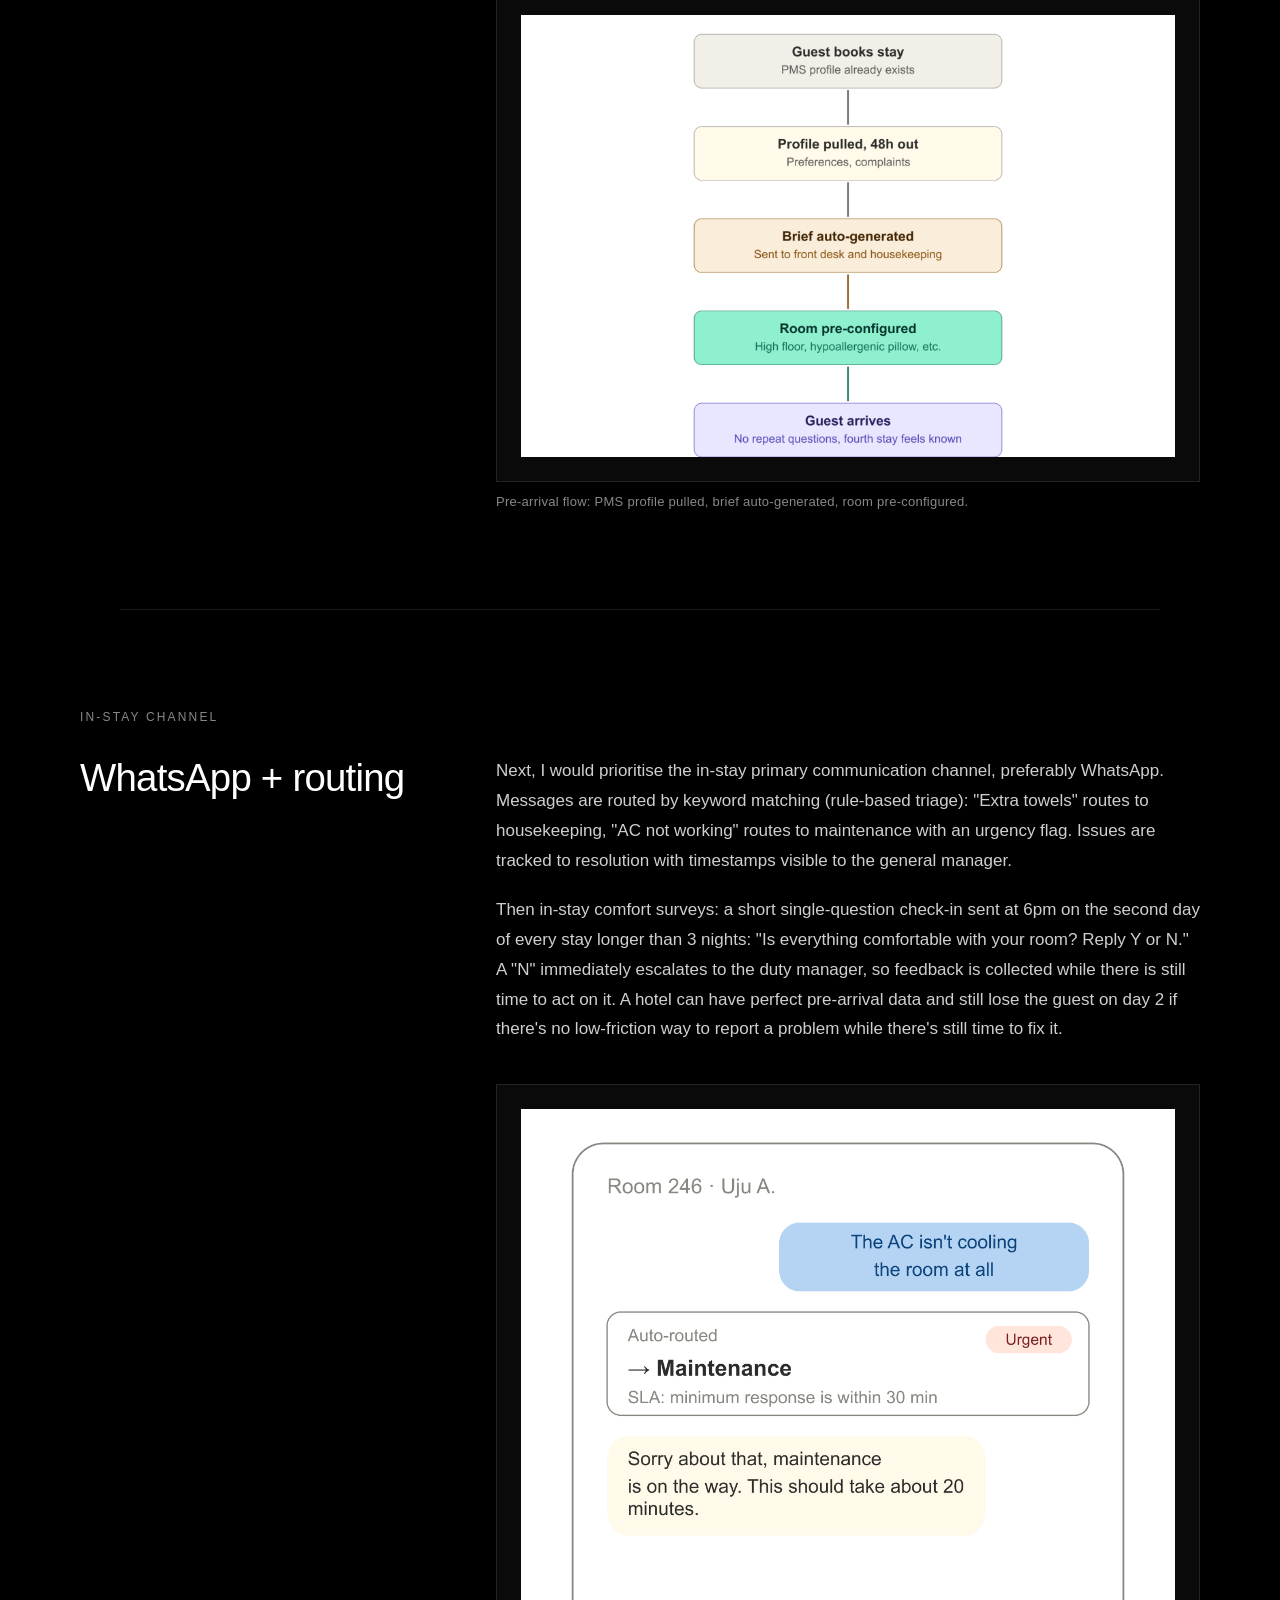
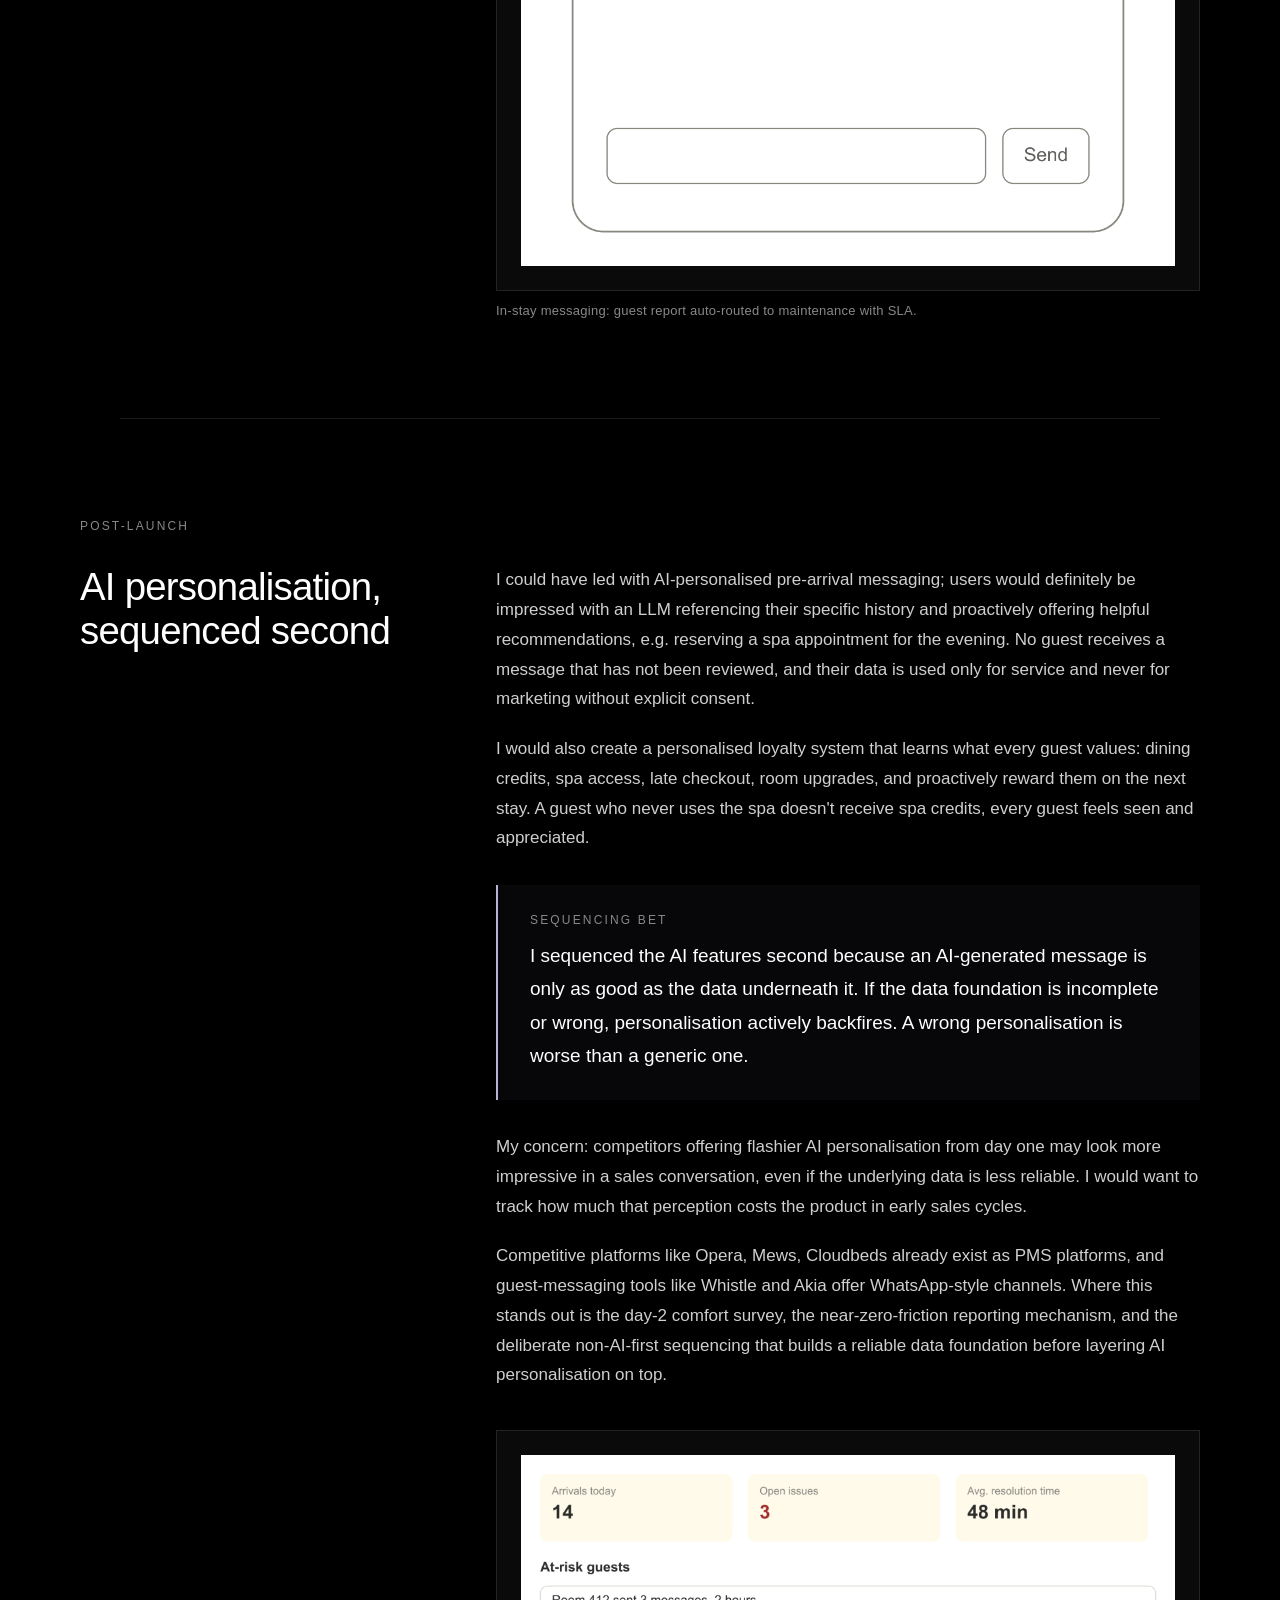
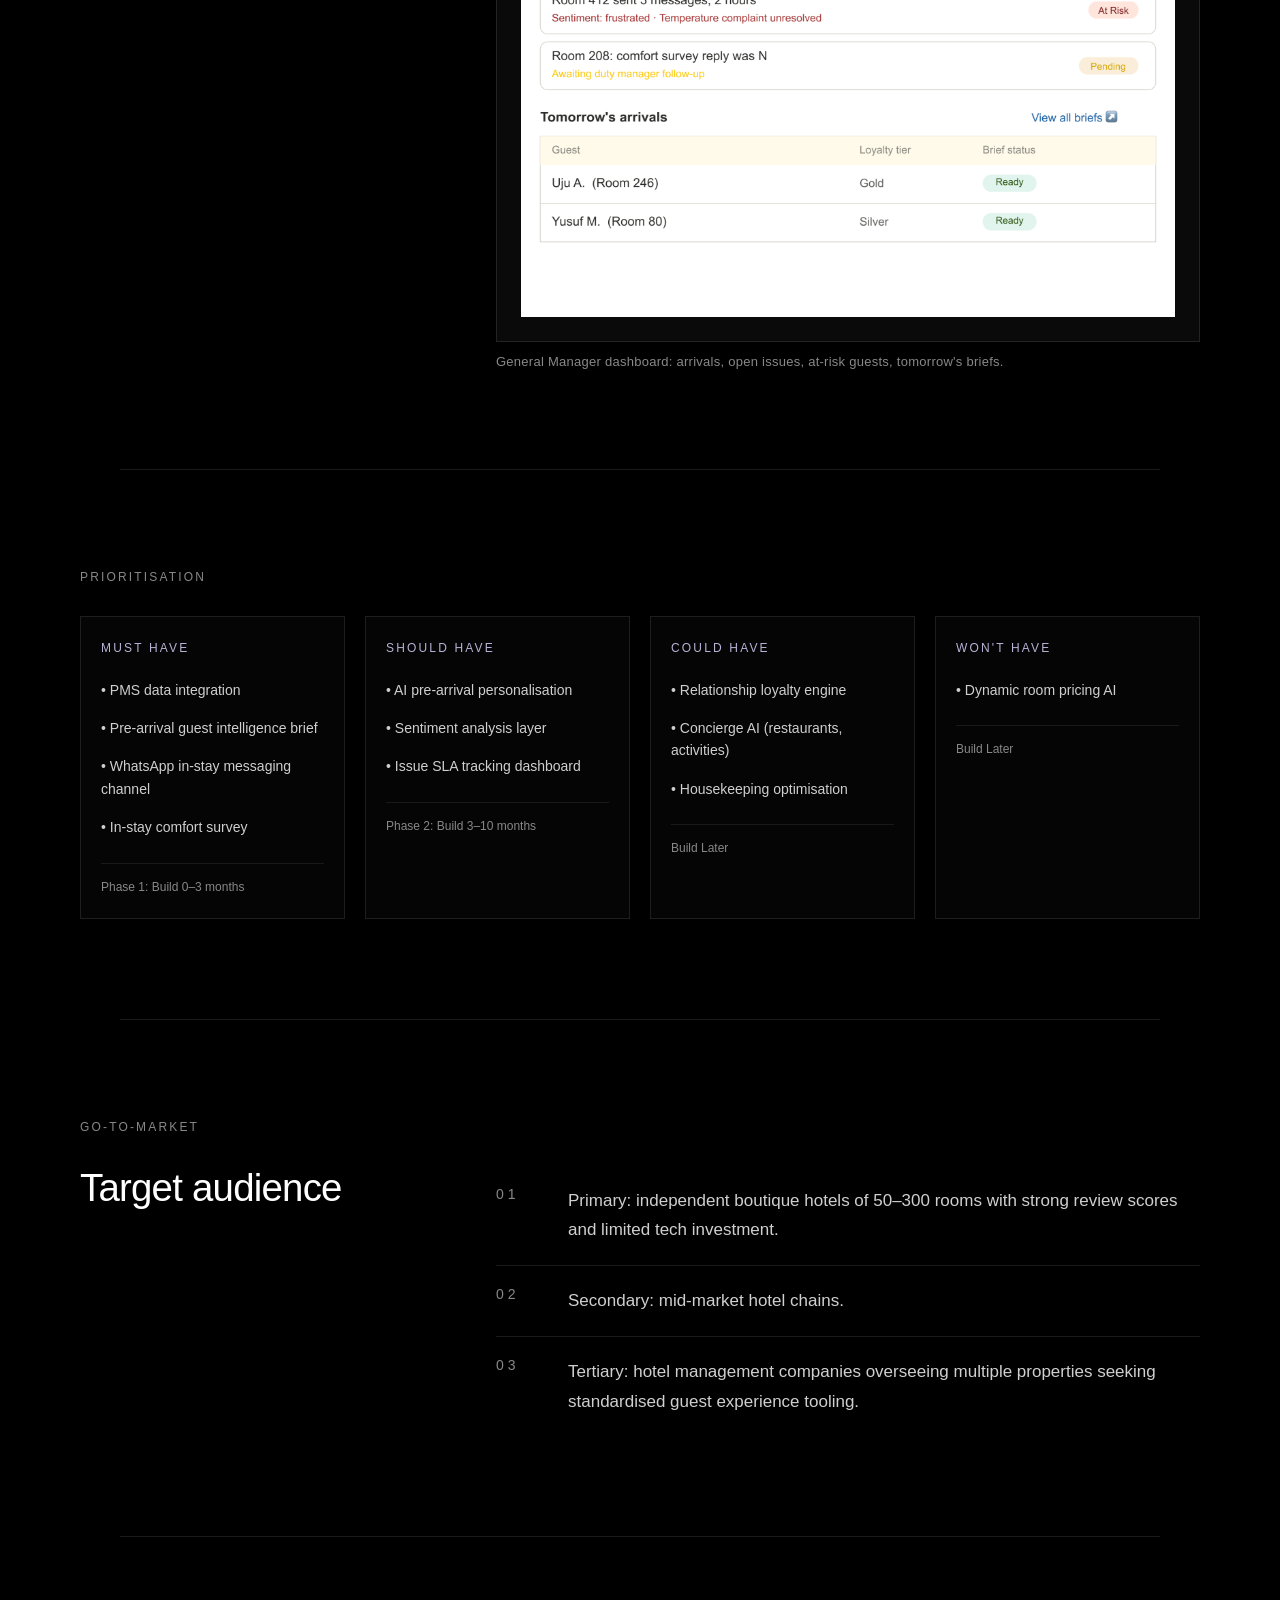
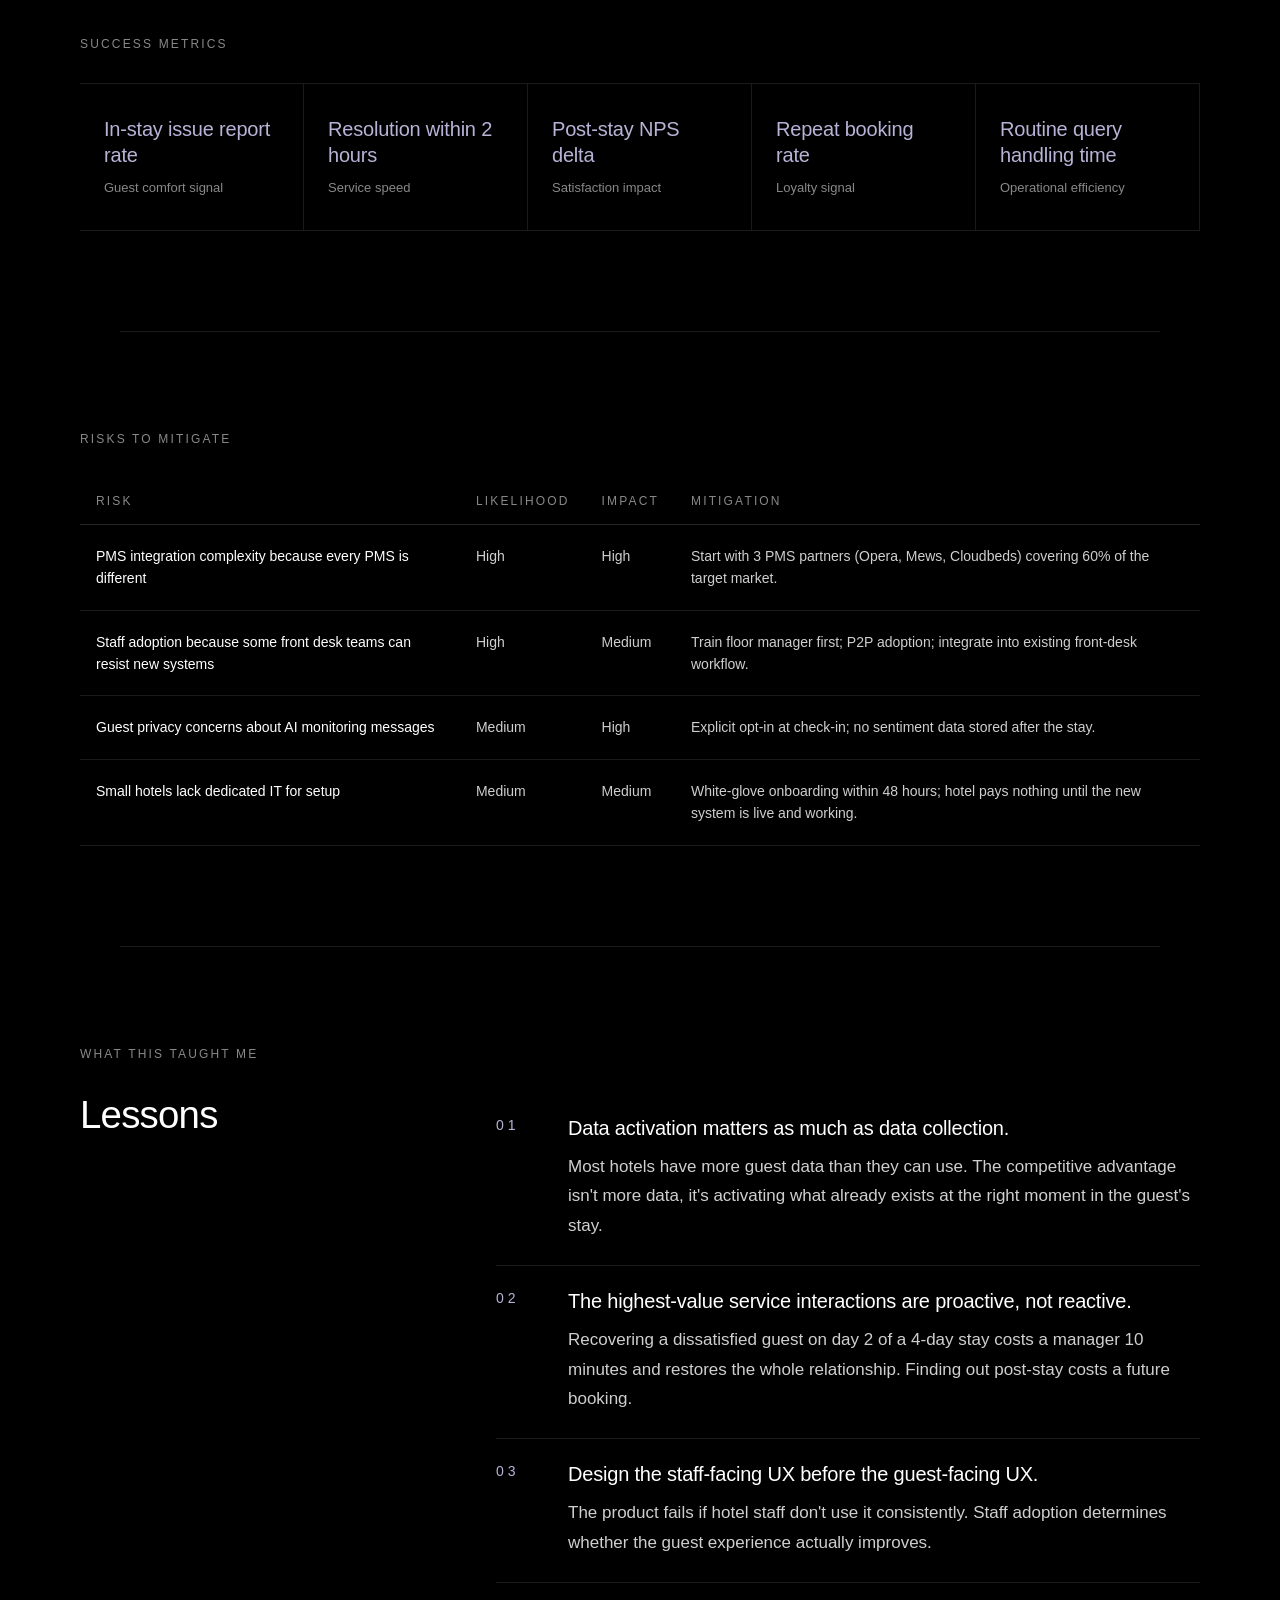
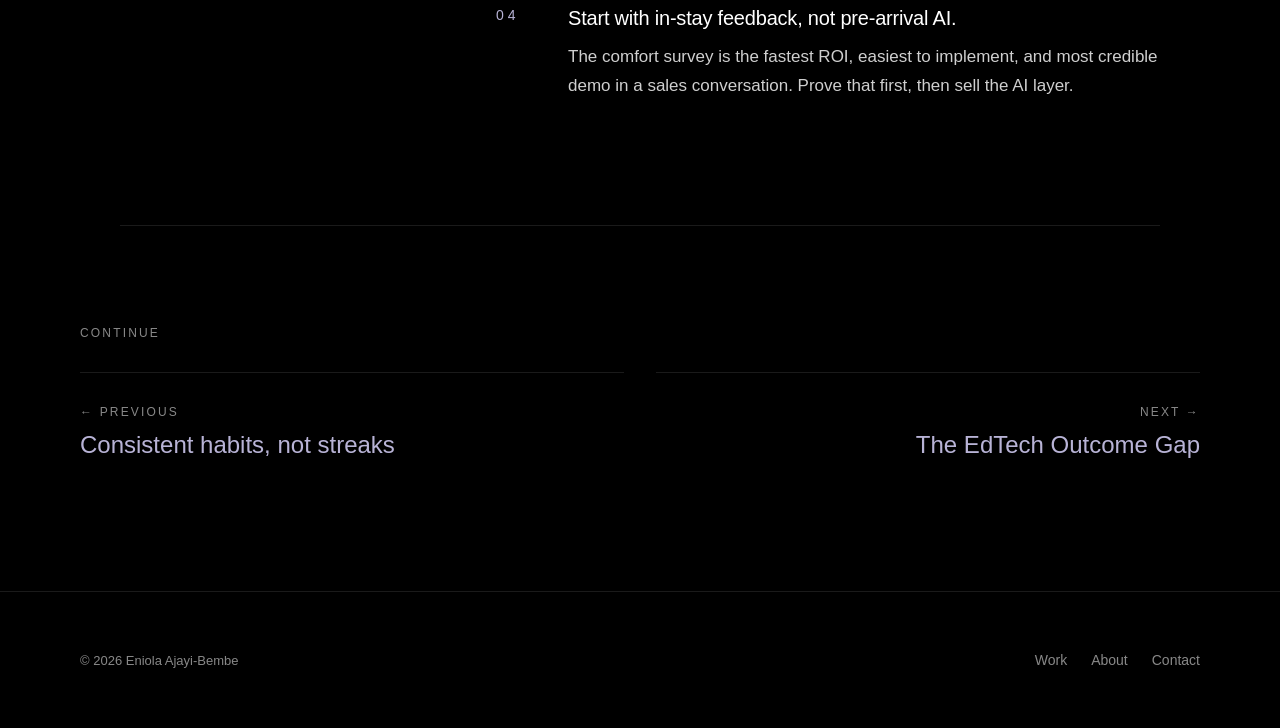
<file: work-hospitality-instay.html>
<!DOCTYPE html>
<html lang="en">
<head>
<meta charset="utf-8"/>






<title>
   The fourth stay still feels like the first — Eniola Ajayi-Bembe
  </title>
<meta content="website" property="og:type"/>
<meta content="Hotels collect more data than any industry and use almost none of it effectively. A teardown proposing a structured operational platform and an AI-enhanced guest intelligence layer." name="description"/>
<meta content="Hospitality Guest Intelligence — Case Study" property="og:title"/>
<meta content="Hotels collect more data than any industry and use almost none of it effectively. A teardown proposing a structured operational platform and an AI-enhanced guest intelligence layer." property="og:description"/>

<meta content="summary_large_image" name="twitter:card"/>

<link href="favicon.svg" rel="icon" type="image/svg+xml"/>
<link href="https://fonts.googleapis.com" rel="preconnect"/>
<link crossorigin="anonymous" href="https://fonts.gstatic.com" rel="preconnect"/>
<meta content="width=device-width, initial-scale=1" name="viewport"/>
<link href="styles.css" rel="stylesheet"/>
<script defer="True" src="script.js">
</script>
</head>
<body>
<div class="s1">
<nav class="s2">
<div class="s3">
<a class="s4" href="index.html">
      Eniola Ajayi-Bembe
     </a>
<div class="s5">
<a class="s7" href="index.html">
       Home
      </a>
<a aria-current="page" class="s6" href="work.html">
       Work
      </a>
<a class="s7" href="about.html">
       About
      </a>
<a class="s7" href="contact.html">
       Contact
      </a>
</div>
<div class="s8">
<a aria-current="page" class="active s9" href="work.html">
       View work
      </a>
<a class="s10" href="mailto:eniolaajayibembe@gmail.com">
       Get in touch
      </a>
</div>
</div>
</nav>
<section class="s11 reveal">
<div class="s12">
<a aria-current="page" class="active s108" href="work.html">
      ← All work
     </a>
<div class="s109">
      Hospitality · Guest Experience · Case Study
     </div>
<h1 class="s110">
      The fourth stay still feels like the first
     </h1>
<p class="s101">
      Hotels collect more data than any industry and use almost none of it effectively. This is a teardown proposing a structured operational platform and an AI-enhanced guest intelligence layer.
     </p>
<div class="s111">
<img alt="The fourth stay still feels like the first" class="s112" src="assets/images/Hospitality_cover.jpg"/>
</div>
<div class="s113">
<div class="s114">
<div class="s53">
        Role
       </div>
<div class="s115">
        Product Manager &amp; Researcher
       </div>
</div>
<div class="s116">
<div class="s53">
        Timeline
       </div>
<div class="s115">
        Case study
       </div>
</div>
<div class="s116">
<div class="s53">
        Team
       </div>
<div class="s115">
        Solo project
       </div>
</div>
</div>
</div>
</section>
<hr class="s23"/>
<section class="s11 reveal">
<div class="s12">
<div class="s24">
      Overview
     </div>
<div class="s117">
<h2 class="s118">
       The context
      </h2>
<div>
<p class="s119">
        A returning hotel guest generates a rich behaviour dataset: room preferences, dietary requirements, check-in time patterns, maintenance complaint history, spa usage, and loyalty tier. Most of this data lives in a Property Management System (PMS) that no one outside front-desk operations queries before the guest arrives. The fourth-time returning guest is asked, again, whether they prefer tea or coffee. Hotels have this data yet do not use it to improve the stay experience of their guests. This teardown proposes two solutions: a structured operational approach and an AI-enhanced guest intelligence platform.
       </p>
</div>
</div>
</div>
</section>
<hr class="s23"/>
<section class="s32 reveal">
<div class="s12">
<div class="s24">
      Context and Problems
     </div>
<div class="s117">
<h2 class="s118">
       What the market thinks
      </h2>
<div>
<p class="s119">
        The hospitality market exceeds $10 billion, but in Nigeria, nearly all of it has gone into booking infrastructure, payment processing, and the property management system itself. Everything between check-in and check-out still runs mostly on phone calls, paper menus, and front-desk queues.
       </p>
<figure class="s142">
<div class="s143">
<img alt="Before vs. after: post-stay discovery compared with in-stay resolution." class="s144" src="assets/images/hospitality_product_value.jpg"/>
</div>
<figcaption class="s145">
         Before vs. after: post-stay discovery compared with in-stay resolution.
        </figcaption>
</figure>
</div>
</div>
</div>
</section>
<hr class="s23"/>
<section class="s32 reveal">
<div class="s12">
<div class="s24">
      User Research
     </div>
<div class="s117">
<h2 class="s118">
       What the data says
      </h2>
<div>
<ol class="s127">
<li class="s136">
<div class="s135">
          0
          <!-- -->
          1
         </div>
<p class="s119">
          65% of 3-star reviews mention issues that occurred during the stay but were never reported
          <a href="https://www.hotelmanagement.net/tech/only-25-guests-report-issues%5D" target="_blank" rel="noopener noreferrer">Source</a>.
         This suggests that reporting friction is the product problem, but not the underlying issue itself.
         </p>
</li>
<li class="s137">
<div class="s135">
          0
          <!-- -->
          2
         </div>
<p class="s119">
          Guests who received personalised pre-arrival communication referencing prior-stay preferences rated their stay higher on average; hotels using structured communication protocols see a 23% lift in satisfaction and fewer operational errors.
          <a href="https://amworldgroup.com/blog/effective-communications-strategies-in-the-hotel-industry" target="_blank" rel="noopener noreferrer">Source</a>.
         </p>
</li>
<li class="s137">
<div class="s135">
          0
          <!-- -->
          3
         </div>
<p class="s119">
          Guests experience check-in queues, preferences ignored despite being on file, maintenance issues discovered at checkout, and loyalty points that don't feel like recognition.
         </p>
</li>
<li class="s137">
<div class="s135">
          0
          <!-- -->
          4
         </div>
<p class="s119">
          In hotels and apartments: maintenance issues surface too late to fix in-stay, and satisfaction issues get found in post-stay reviews rather than during the stay.
         </p>
</li>
<li class="s137">
<div class="s135">
          0
          <!-- -->
          5
         </div>
<p class="s119">
          General Managers have no visibility into at-risk guests until a 1-star review appears, which can sometimes be discovered 4 days after a guest checks out.
         </p>
</li>
</ol>
</div>
</div>
</div>
</section>
<hr class="s23"/>
<section class="s32 reveal">
<div class="s12">
<div class="s24">
      Personas
     </div>
<div class="s117">
<h2 class="s118">
       Who this is for
      </h2>
<div>
<div class="s146">
<div class="s147">
<div class="s148">
          Uju
          <!-- -->
          ,
          <!-- -->
          29
         </div>
<div class="s149">
          A management consultant who stays over 100+ hotel nights per year.
         </div>
<p class="s122">
          She has clear preferences on file at her preferred chain: high floor, away from elevators, hypoallergenic pillow, early check-in. Her preferences are clearly on file, yet she repeats herself at every new property, writes the same feedback in every post-stay survey, and nothing changes.
         </p>
<div class="s150">
<p class="s151">
<span class="s152">
            Pain point:
           </span>
           Her preferences are applied inconsistently. She repeats herself at every new property and writes the same feedback in every post-stay survey. Yet nothing changes.
          </p>
<p class="s153">
<span class="s152">
            Core need:
           </span>
           A stay that begins before she arrives. She prefers her room pre-configured, check-in optional, and all her other preferences recalled and remembered every stay.
          </p>
</div>
</div>
<div class="s147">
<div class="s148">
          Yusuf
          <!-- -->
          ,
          <!-- -->
          50
         </div>
<div class="s149">
          A General Manager of a large boutique hotel with strong reviews and declining repeat bookings.
         </div>
<p class="s122">
          His best staff spend most of their time answering the same 20 questions about WiFi, checkout time, nearby restaurants, and shuttle schedules.
         </p>
<div class="s150">
<p class="s151">
<span class="s152">
            Pain point:
           </span>
           His team has no capacity for the high-value human interactions that actually differentiate the property. They are exhausted by routine queries.
          </p>
<p class="s153">
<span class="s152">
            Core need:
           </span>
           Tools that handle routine queries automatically and surface the right information to his team at the right moment.
          </p>
</div>
</div>
</div>
</div>
</div>
</div>
</section>
<hr class="s23"/>
<section class="s32 reveal">
<div class="s12">
<div class="s24">
      Root Cause Analysis
     </div>
<div class="s117">
<h2 class="s118">
       Why this keeps happening
      </h2>
<div>
<ol class="s127">
<li class="s128">
<div class="s129">
          0
          <!-- -->
          1
         </div>
<div>
<h3 class="s121">
           Guest data is not utilized effectively to improve their experience
          </h3>
<p class="s119">
           Front-desk staff either don't document preferences properly, or the data isn't visible/accessible during the guest's stay.
          </p>
</div>
</li>
<li class="s130">
<div class="s129">
          0
          <!-- -->
          2
         </div>
<div>
<h3 class="s121">
           In-stay reporting friction exceeds perceived benefit
          </h3>
<p class="s119">
           For most guests, tolerating an issue is easier than the hassle of reporting it, so problems stay silent.
          </p>
</div>
</li>
<li class="s130">
<div class="s129">
          0
          <!-- -->
          3
         </div>
<div>
<h3 class="s121">
           Feedback arrives too late to be operational
          </h3>
<p class="s119">
           Post-stay surveys discover problems after the window to fix them has closed.
          </p>
</div>
</li>
</ol>
</div>
</div>
</div>
</section>
<hr class="s23"/>
<section class="s32 reveal">
<div class="s12">
<div class="s24">
      My Solution
     </div>
<div class="s117">
<h2 class="s118">
       The bet
      </h2>
<div>
<p class="s119">
        A structured operational platform that ensures the right information is passed at the right time to the right staff, reducing friction and lowering in-stay issues. With this, guests feel seen as their likes and preferences are remembered and prioritised.
       </p>
<p class="s120">
        An AI-enhanced layer is added post-launch once the product gathers real usage data, sending personalised messages to guests pre-arrival and during their stay, simplifying communication, and ensuring easier issue reporting.
       </p>
<figure class="s142">
<div class="s143">
<img alt="Onboarding flow: connect PMS, set up WhatsApp line, go live." class="s144" src="assets/images/hospitality_onboarding_flow.jpg"/>
</div>
<figcaption class="s145">
         Onboarding flow: connect PMS, set up WhatsApp line, go live.
        </figcaption>
</figure>
</div>
</div>
</div>
</section>
<hr class="s23"/>
<section class="s32 reveal">
<div class="s12">
<div class="s24">
      How I Solved It
     </div>
<div class="s117">
<h2 class="s118">
       V1: Pre-arrival brief
      </h2>
<div>
<p class="s119">
        If I were taking this product live, this is how I would approach it. For V1, I would build a pre-arrival guest intelligence brief: 24–48 hours before arrival, the system automatically emails the front desk and housekeeping a one-page guest brief with room preferences, dietary flags, prior complaints, loyalty tier, upgrade eligibility, and suggested rooms to assign.
       </p>
<figure class="s142">
<div class="s143">
<img alt="Pre-arrival flow: PMS profile pulled, brief auto-generated, room pre-configured." class="s144" src="assets/images/hospitality_prearrival_flow.jpg"/>
</div>
<figcaption class="s145">
         Pre-arrival flow: PMS profile pulled, brief auto-generated, room pre-configured.
        </figcaption>
</figure>
</div>
</div>
</div>
</section>
<hr class="s23"/>
<section class="s32 reveal">
<div class="s12">
<div class="s24">
      In-stay channel
     </div>
<div class="s117">
<h2 class="s118">
       WhatsApp + routing
      </h2>
<div>
<p class="s119">
        Next, I would prioritise the in-stay primary communication channel, preferably WhatsApp. Messages are routed by keyword matching (rule-based triage): "Extra towels" routes to housekeeping, "AC not working" routes to maintenance with an urgency flag. Issues are tracked to resolution with timestamps visible to the general manager.
       </p>
<p class="s120">
        Then in-stay comfort surveys: a short single-question check-in sent at 6pm on the second day of every stay longer than 3 nights: "Is everything comfortable with your room? Reply Y or N." A "N" immediately escalates to the duty manager, so feedback is collected while there is still time to act on it. A hotel can have perfect pre-arrival data and still lose the guest on day 2 if there's no low-friction way to report a problem while there's still time to fix it.
       </p>
<figure class="s142">
<div class="s143">
<img alt="In-stay messaging: guest report auto-routed to maintenance with SLA." class="s144" src="assets/images/hospitality_instay_messaging.jpg"/>
</div>
<figcaption class="s145">
         In-stay messaging: guest report auto-routed to maintenance with SLA.
        </figcaption>
</figure>
</div>
</div>
</div>
</section>
<hr class="s23"/>
<section class="s32 reveal">
<div class="s12">
<div class="s24">
      Post-launch
     </div>
<div class="s117">
<h2 class="s118">
       AI personalisation, sequenced second
      </h2>
<div>
<p class="s119">
        I could have led with AI-personalised pre-arrival messaging; users would definitely be impressed with an LLM referencing their specific history and proactively offering helpful recommendations, e.g. reserving a spa appointment for the evening. No guest receives a message that has not been reviewed, and their data is used only for service and never for marketing without explicit consent.
       </p>
<p class="s120">
        I would also create a personalised loyalty system that learns what every guest values: dining credits, spa access, late checkout, room upgrades, and proactively reward them on the next stay. A guest who never uses the spa doesn't receive spa credits, every guest feels seen and appreciated.
       </p>
<div class="s124">
<div class="s125">
         Sequencing bet
        </div>
<p class="s126">
         I sequenced the AI features second because an AI-generated message is only as good as the data underneath it. If the data foundation is incomplete or wrong, personalisation actively backfires. A wrong personalisation is worse than a generic one.
        </p>
</div>
<p class="s154">
        My concern: competitors offering flashier AI personalisation from day one may look more impressive in a sales conversation, even if the underlying data is less reliable. I would want to track how much that perception costs the product in early sales cycles.
       </p>
<p class="s120">
        Competitive platforms like Opera, Mews, Cloudbeds already exist as PMS platforms, and guest-messaging tools like Whistle and Akia offer WhatsApp-style channels. Where this stands out is the day-2 comfort survey, the near-zero-friction reporting mechanism, and the deliberate non-AI-first sequencing that builds a reliable data foundation before layering AI personalisation on top.
       </p>
<figure class="s142">
<div class="s143">
<img alt="General Manager dashboard: arrivals, open issues, at-risk guests, tomorrow's briefs." class="s144" src="assets/images/hospitality_gm_dashboard.jpg"/>
</div>
<figcaption class="s145">
         General Manager dashboard: arrivals, open issues, at-risk guests, tomorrow's briefs.
        </figcaption>
</figure>
</div>
</div>
</div>
</section>
<hr class="s23"/>
<section class="s32 reveal">
<div class="s12">
<div class="s24">
      Prioritisation
     </div>
<div class="s166">
<div class="s167">
<div class="s168">
        Must Have
       </div>
<ul class="s127">
<li class="s169">
         •
         <!-- -->
         PMS data integration
        </li>
<li class="s169">
         •
         <!-- -->
         Pre-arrival guest intelligence brief
        </li>
<li class="s169">
         •
         <!-- -->
         WhatsApp in-stay messaging channel
        </li>
<li class="s169">
         •
         <!-- -->
         In-stay comfort survey
        </li>
</ul>
<div class="s170">
        Phase 1: Build 0–3 months
       </div>
</div>
<div class="s167">
<div class="s168">
        Should Have
       </div>
<ul class="s127">
<li class="s169">
         •
         <!-- -->
         AI pre-arrival personalisation
        </li>
<li class="s169">
         •
         <!-- -->
         Sentiment analysis layer
        </li>
<li class="s169">
         •
         <!-- -->
         Issue SLA tracking dashboard
        </li>
</ul>
<div class="s170">
        Phase 2: Build 3–10 months
       </div>
</div>
<div class="s167">
<div class="s168">
        Could Have
       </div>
<ul class="s127">
<li class="s169">
         •
         <!-- -->
         Relationship loyalty engine
        </li>
<li class="s169">
         •
         <!-- -->
         Concierge AI (restaurants, activities)
        </li>
<li class="s169">
         •
         <!-- -->
         Housekeeping optimisation
        </li>
</ul>
<div class="s170">
        Build Later
       </div>
</div>
<div class="s167">
<div class="s168">
        Won't Have
       </div>
<ul class="s127">
<li class="s169">
         •
         <!-- -->
         Dynamic room pricing AI
        </li>
</ul>
<div class="s170">
        Build Later
       </div>
</div>
</div>
</div>
</section>
<hr class="s23"/>
<section class="s32 reveal">
<div class="s12">
<div class="s24">
      Go-to-Market
     </div>
<div class="s117">
<h2 class="s118">
       Target audience
      </h2>
<div>
<ol class="s127">
<li class="s136">
<div class="s135">
          0
          <!-- -->
          1
         </div>
<p class="s119">
          Primary: independent boutique hotels of 50–300 rooms with strong review scores and limited tech investment.
         </p>
</li>
<li class="s137">
<div class="s135">
          0
          <!-- -->
          2
         </div>
<p class="s119">
          Secondary: mid-market hotel chains.
         </p>
</li>
<li class="s137">
<div class="s135">
          0
          <!-- -->
          3
         </div>
<p class="s119">
          Tertiary: hotel management companies overseeing multiple properties seeking standardised guest experience tooling.
         </p>
</li>
</ol>
</div>
</div>
</div>
</section>
<hr class="s23"/>
<section class="s32 reveal">
<div class="s12">
<div class="s24">
      Success Metrics
     </div>
<div class="s171">
<div class="s172">
<div class="s173">
        In-stay issue report rate
       </div>
<div class="s174">
        Guest comfort signal
       </div>
</div>
<div class="s172">
<div class="s173">
        Resolution within 2 hours
       </div>
<div class="s174">
        Service speed
       </div>
</div>
<div class="s172">
<div class="s173">
        Post-stay NPS delta
       </div>
<div class="s174">
        Satisfaction impact
       </div>
</div>
<div class="s172">
<div class="s173">
        Repeat booking rate
       </div>
<div class="s174">
        Loyalty signal
       </div>
</div>
<div class="s172">
<div class="s173">
        Routine query handling time
       </div>
<div class="s174">
        Operational efficiency
       </div>
</div>
</div>
</div>
</section>
<hr class="s23"/>
<section class="s32 reveal">
<div class="s12">
<div class="s24">
      Risks to Mitigate
     </div>
<table class="s175">
<thead>
<tr>
<th class="s176">
         Risk
        </th>
<th class="s176">
         Likelihood
        </th>
<th class="s176">
         Impact
        </th>
<th class="s176">
         Mitigation
        </th>
</tr>
</thead>
<tbody>
<tr>
<td class="s159">
         PMS integration complexity because every PMS is different
        </td>
<td class="s160">
         High
        </td>
<td class="s160">
         High
        </td>
<td class="s160">
         Start with 3 PMS partners (Opera, Mews, Cloudbeds) covering 60% of the target market.
        </td>
</tr>
<tr>
<td class="s161">
         Staff adoption because some front desk teams can resist new systems
        </td>
<td class="s162">
         High
        </td>
<td class="s162">
         Medium
        </td>
<td class="s162">
         Train floor manager first; P2P adoption; integrate into existing front-desk workflow.
        </td>
</tr>
<tr>
<td class="s161">
         Guest privacy concerns about AI monitoring messages
        </td>
<td class="s162">
         Medium
        </td>
<td class="s162">
         High
        </td>
<td class="s162">
         Explicit opt-in at check-in; no sentiment data stored after the stay.
        </td>
</tr>
<tr>
<td class="s161">
         Small hotels lack dedicated IT for setup
        </td>
<td class="s162">
         Medium
        </td>
<td class="s162">
         Medium
        </td>
<td class="s162">
         White-glove onboarding within 48 hours; hotel pays nothing until the new system is live and working.
        </td>
</tr>
</tbody>
</table>
</div>
</section>
<hr class="s23"/>
<section class="s32 reveal">
<div class="s12">
<div class="s24">
      What This Taught Me
     </div>
<div class="s117">
<h2 class="s118">
       Lessons
      </h2>
<div>
<ol class="s127">
<li class="s128">
<div class="s129">
          0
          <!-- -->
          1
         </div>
<div>
<h3 class="s121">
           Data activation matters as much as data collection.
          </h3>
<p class="s119">
           Most hotels have more guest data than they can use. The competitive advantage isn't more data, it's activating what already exists at the right moment in the guest's stay.
          </p>
</div>
</li>
<li class="s130">
<div class="s129">
          0
          <!-- -->
          2
         </div>
<div>
<h3 class="s121">
           The highest-value service interactions are proactive, not reactive.
          </h3>
<p class="s119">
           Recovering a dissatisfied guest on day 2 of a 4-day stay costs a manager 10 minutes and restores the whole relationship. Finding out post-stay costs a future booking.
          </p>
</div>
</li>
<li class="s130">
<div class="s129">
          0
          <!-- -->
          3
         </div>
<div>
<h3 class="s121">
           Design the staff-facing UX before the guest-facing UX.
          </h3>
<p class="s119">
           The product fails if hotel staff don't use it consistently. Staff adoption determines whether the guest experience actually improves.
          </p>
</div>
</li>
<li class="s130">
<div class="s129">
          0
          <!-- -->
          4
         </div>
<div>
<h3 class="s121">
           Start with in-stay feedback, not pre-arrival AI.
          </h3>
<p class="s119">
           The comfort survey is the fastest ROI, easiest to implement, and most credible demo in a sales conversation. Prove that first, then sell the AI layer.
          </p>
</div>
</li>
</ol>
</div>
</div>
</div>
</section>
<hr class="s23"/>
<section class="s32 reveal">
<div class="s12">
<div class="s24">
      Continue
     </div>
<div class="s163">
<a class="s164" href="work-fitness-consistency.html">
<div class="s125">
        ← Previous
       </div>
<div class="s141">
        Consistent habits, not streaks
       </div>
</a>
<a class="s165" href="work-edtech-outcomes.html">
<div class="s125">
        Next →
       </div>
<div class="s141">
        The EdTech Outcome Gap
       </div>
</a>
</div>
</div>
</section>
<footer class="s55">
<div class="s56">
<div class="s57">
      ©
      <!-- -->
      2026
      <!-- -->
      Eniola Ajayi-Bembe
     </div>
<div class="s58">
<a aria-current="page" class="active s59" href="work.html">
       Work
      </a>
<a class="s59" href="about.html">
       About
      </a>
<a class="s59" href="contact.html">
       Contact
      </a>
</div>
</div>
</footer>
</div>
</body>
</html>
</file>
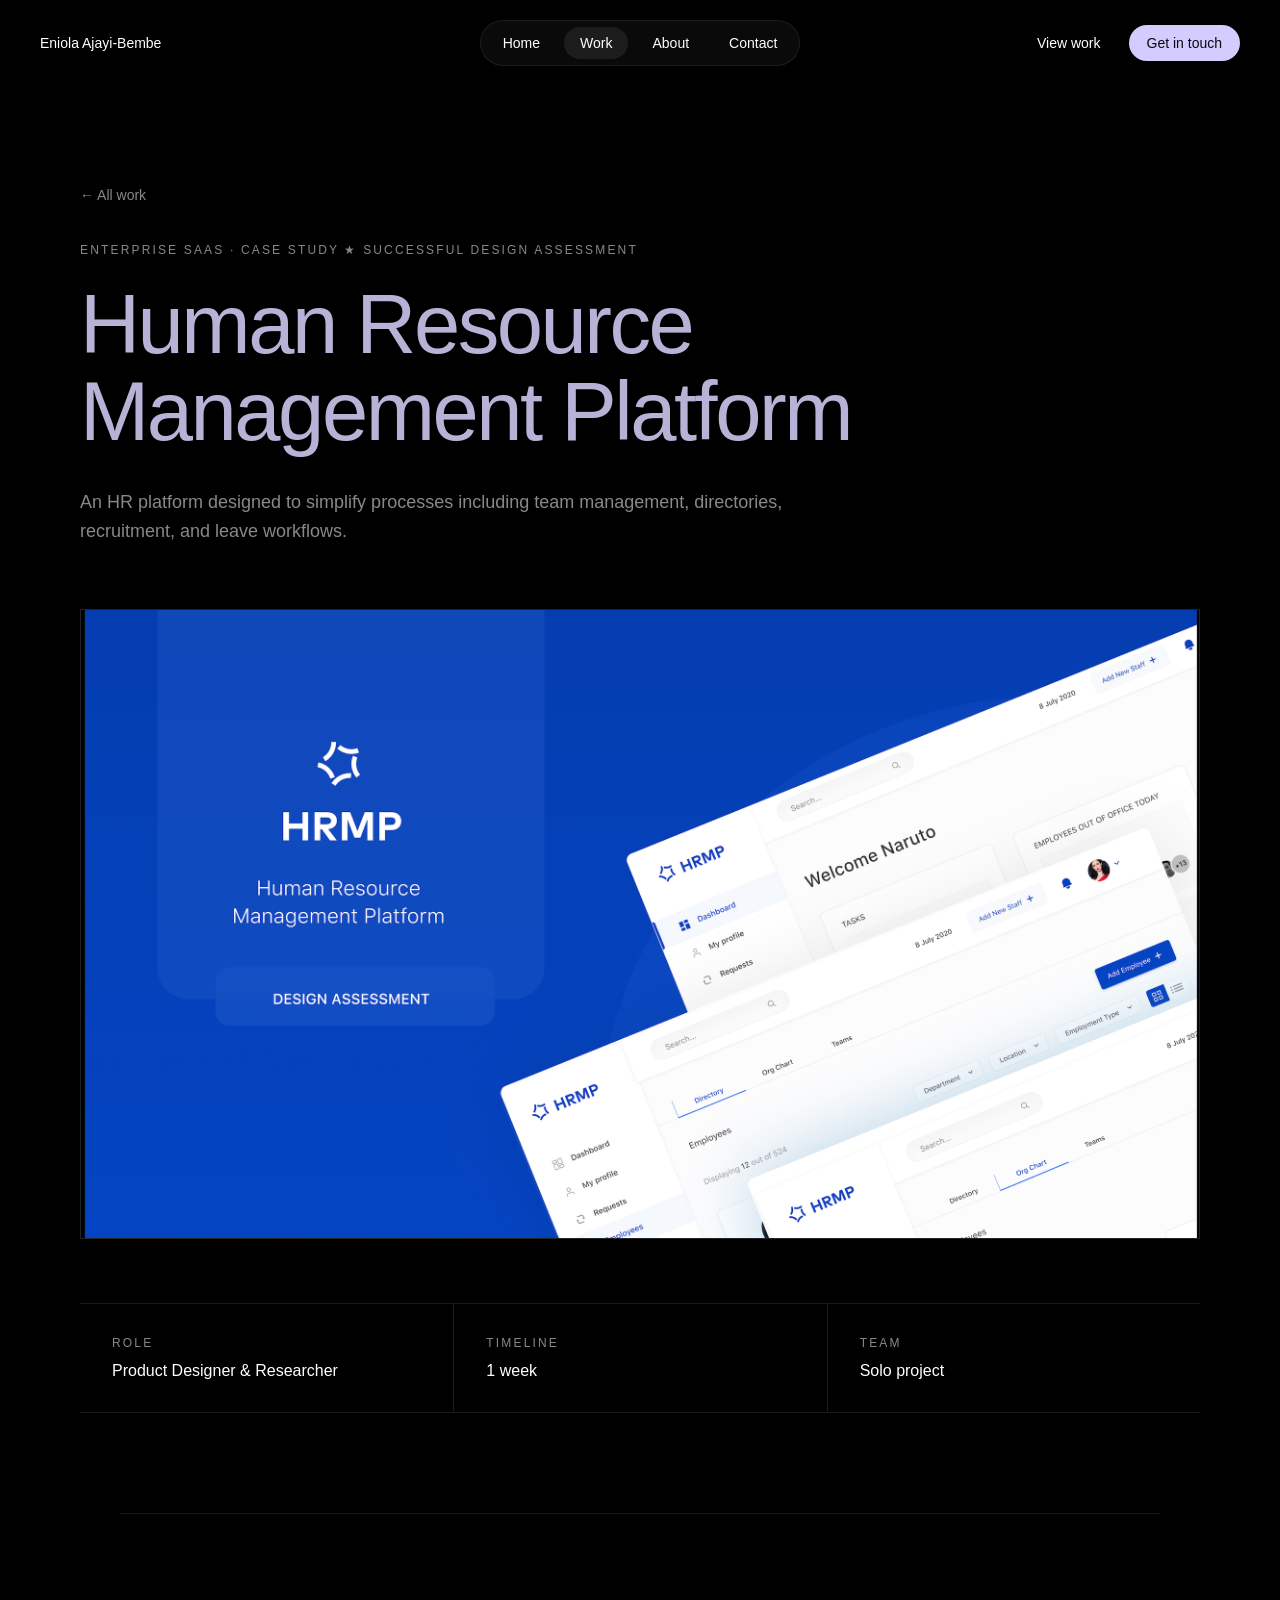
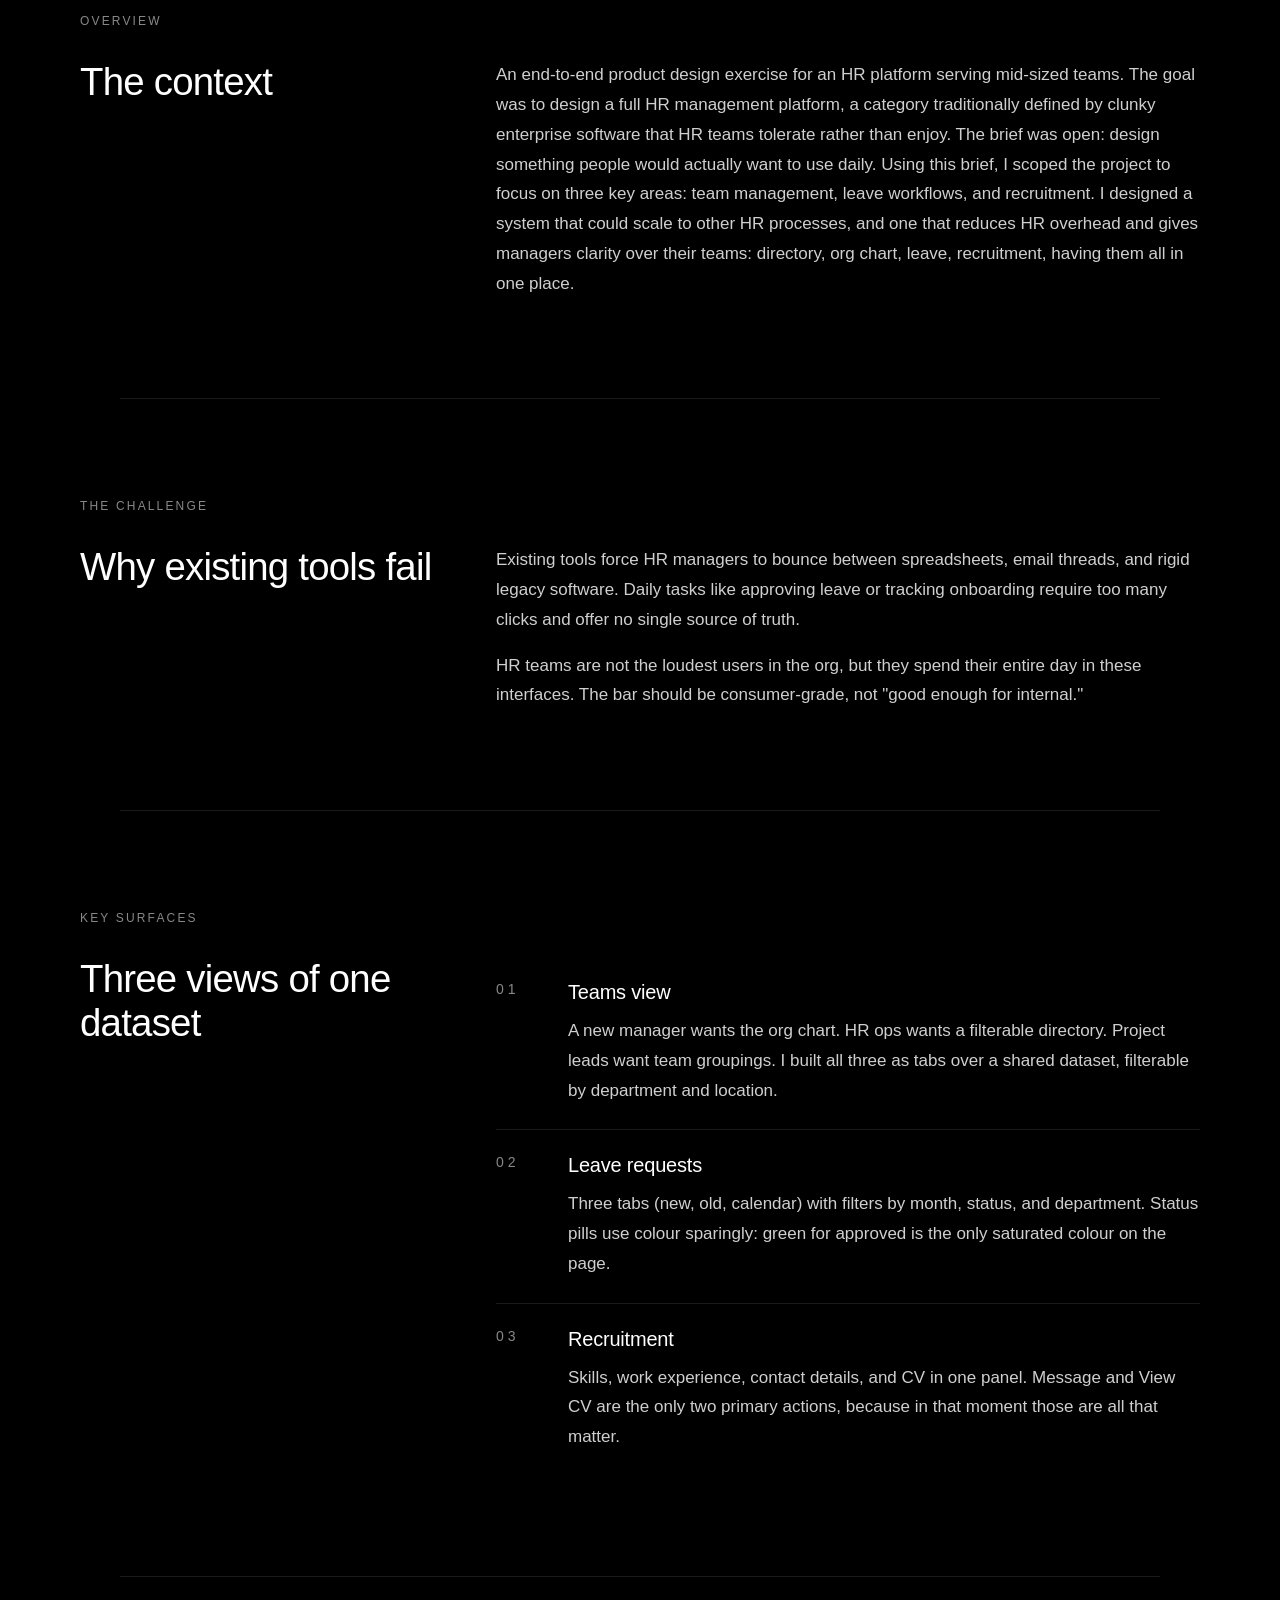
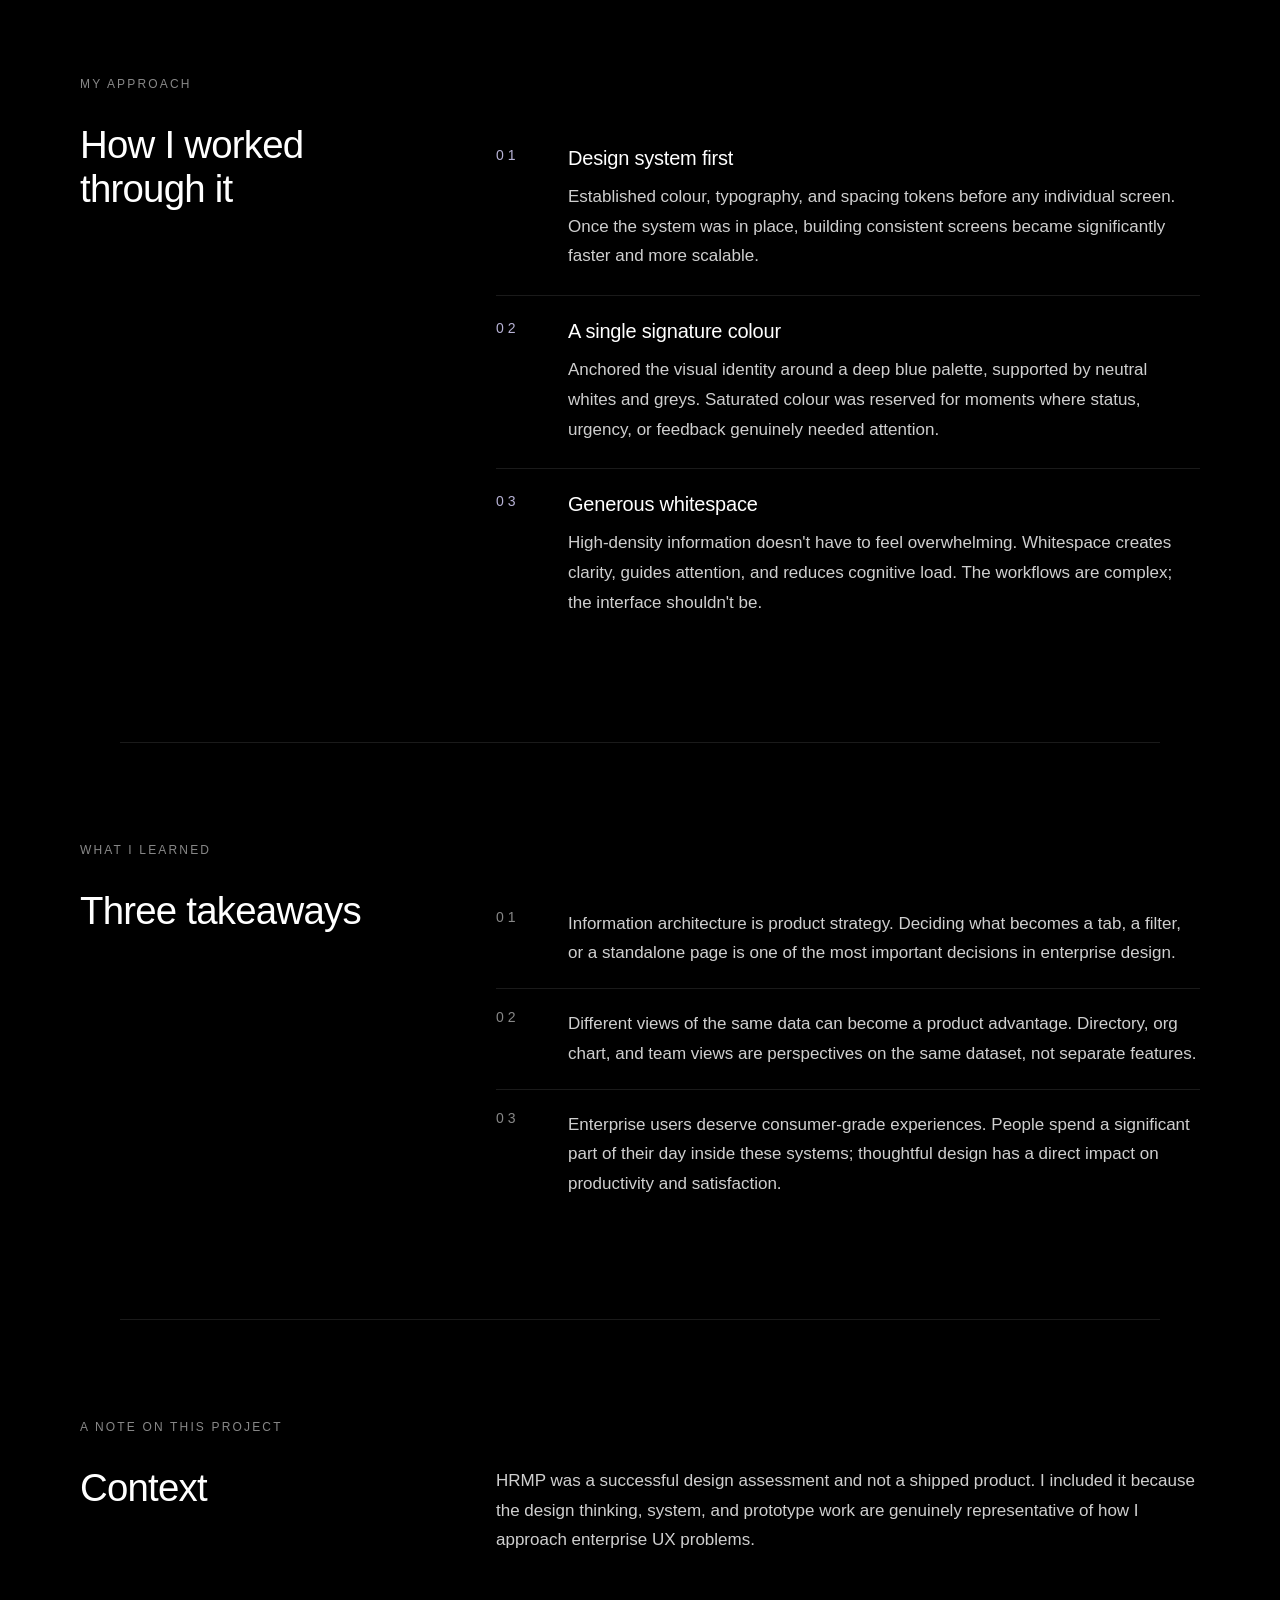
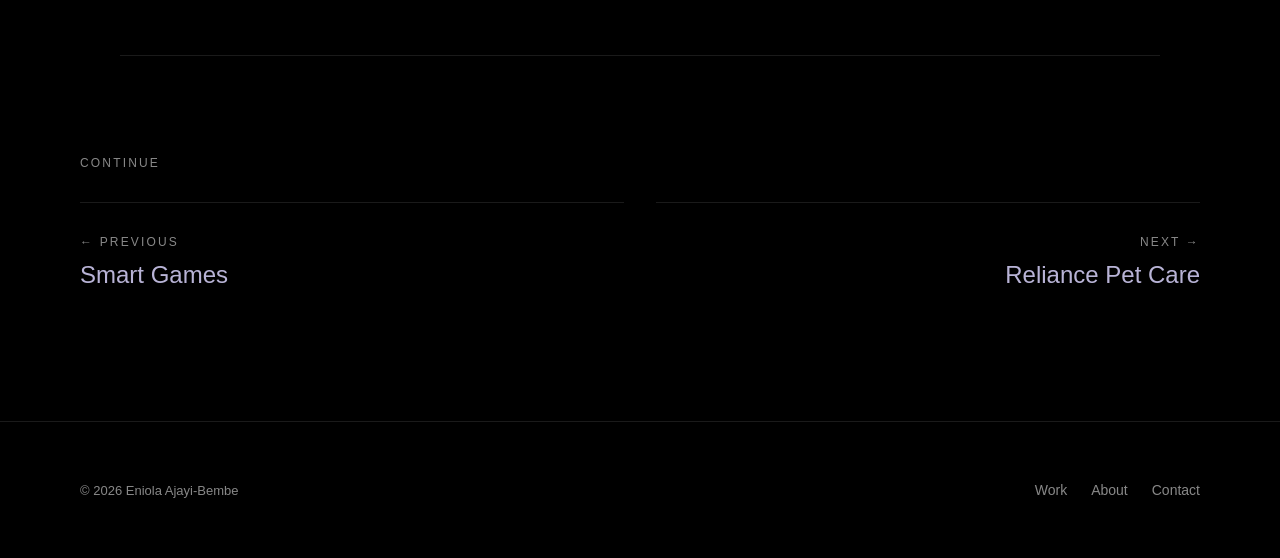
<file: work-hrmp.html>
<!DOCTYPE html>
<html lang="en">
<head>
<meta charset="utf-8"/>
<link as="image" href="https://www.ennysportfolio.online/Portfolio-Images/HRMP-preview.png" rel="preload"/>
<title>
   Human Resource Management Platform — Eniola Ajayi-Bembe
  </title>
<meta content="website" property="og:type"/>
<meta content="HR platform design to simplify processes including team management, directories, recruitment, and leave workflows." name="description"/>
<meta content="HRMP — Case Study" property="og:title"/>
<meta content="HR platform design to simplify processes including team management, directories, recruitment, and leave workflows." property="og:description"/>
<meta content="https://www.ennysportfolio.online/Portfolio-Images/HRMP-preview.png" property="og:image"/>
<meta content="summary_large_image" name="twitter:card"/>
<meta content="https://www.ennysportfolio.online/Portfolio-Images/HRMP-preview.png" name="twitter:image"/>
<link href="favicon.svg" rel="icon" type="image/svg+xml"/>
<link href="https://fonts.googleapis.com" rel="preconnect"/>
<link crossorigin="anonymous" href="https://fonts.gstatic.com" rel="preconnect"/>
<meta content="width=device-width, initial-scale=1" name="viewport"/>
<link href="styles.css" rel="stylesheet"/>
<script defer="True" src="script.js">
</script>
</head>
<body>
<div class="s1">
<nav class="s2">
<div class="s3">
<a class="s4" href="index.html">
      Eniola Ajayi-Bembe
     </a>
<div class="s5">
<a class="s7" href="index.html">
       Home
      </a>
<a aria-current="page" class="s6" href="work.html">
       Work
      </a>
<a class="s7" href="about.html">
       About
      </a>
<a class="s7" href="contact.html">
       Contact
      </a>
</div>
<div class="s8">
<a aria-current="page" class="active s9" href="work.html">
       View work
      </a>
<a class="s10" href="mailto:eniolaajayibembe@gmail.com">
       Get in touch
      </a>
</div>
</div>
</nav>
<section class="s11 reveal">
<div class="s12">
<a aria-current="page" class="active s108" href="work.html">
      ← All work
     </a>
<div class="s109">
      Enterprise SaaS · Case Study ★ Successful Design Assessment
     </div>
<h1 class="s110">
      Human Resource Management Platform
     </h1>
<p class="s101">
      An HR platform designed to simplify processes including team management, directories, recruitment, and leave workflows.
     </p>
<div class="s111">
<img alt="Human Resource Management Platform" class="s112" src="assets/images/HRMP-preview.png"/>
</div>
<div class="s113">
<div class="s114">
<div class="s53">
        Role
       </div>
<div class="s115">
        Product Designer &amp; Researcher
       </div>
</div>
<div class="s116">
<div class="s53">
        Timeline
       </div>
<div class="s115">
        1 week
       </div>
</div>
<div class="s116">
<div class="s53">
        Team
       </div>
<div class="s115">
        Solo project
       </div>
</div>
</div>
</div>
</section>
<hr class="s23"/>
<section class="s11 reveal">
<div class="s12">
<div class="s24">
      Overview
     </div>
<div class="s117">
<h2 class="s118">
       The context
      </h2>
<div>
<p class="s119">
        An end-to-end product design exercise for an HR platform serving mid-sized teams. The goal was to design a  full HR management platform, a category traditionally defined by clunky enterprise software that HR teams tolerate rather than enjoy. The brief was open: design something people would actually want to use daily. Using this brief, I scoped the project to focus on three key areas: team management, leave workflows, and recruitment. I designed a system that could scale to other HR processes, and one that reduces HR overhead and gives managers clarity over their teams: directory, org chart, leave, recruitment, having them all in one place.
       </p>
</div>
</div>
</div>
</section>
<hr class="s23"/>
<section class="s32 reveal">
<div class="s12">
<div class="s24">
      The Challenge
     </div>
<div class="s117">
<h2 class="s118">
       Why existing tools fail
      </h2>
<div>
<p class="s119">
        Existing tools force HR managers to bounce between spreadsheets, email threads, and rigid legacy software. Daily tasks like approving leave or tracking onboarding require too many clicks and offer no single source of truth.
       </p>
<p class="s122">
        HR teams are not the loudest users in the org, but they spend their entire day in these interfaces. The bar should be consumer-grade, not "good enough for internal."
       </p>
</div>
</div>
</div>
</section>
<hr class="s23"/>
<section class="s32 reveal">
<div class="s12">
<div class="s24">
      Key Surfaces
     </div>
<div class="s117">
<h2 class="s118">
       Three views of one dataset
      </h2>
<div>
<ol class="s127">
<li class="s128">
<div class="s135">
          0
          <!-- -->
          1
         </div>
<div>
<h3 class="s121">
           Teams view
          </h3>
<p class="s119">
           A new manager wants the org chart. HR ops wants a filterable directory. Project leads want team groupings. I built all three as tabs over a shared dataset, filterable by department and location.
          </p>
</div>
</li>
<li class="s130">
<div class="s135">
          0
          <!-- -->
          2
         </div>
<div>
<h3 class="s121">
           Leave requests
          </h3>
<p class="s119">
           Three tabs (new, old, calendar) with filters by month, status, and department. Status pills use colour sparingly: green for approved is the only saturated colour on the page.
          </p>
</div>
</li>
<li class="s130">
<div class="s135">
          0
          <!-- -->
          3
         </div>
<div>
<h3 class="s121">
           Recruitment
          </h3>
<p class="s119">
           Skills, work experience, contact details, and CV in one panel. Message and View CV are the only two primary actions, because in that moment those are all that matter.
          </p>
</div>
</li>
</ol>
</div>
</div>
</div>
</section>
<hr class="s23"/>
<section class="s32 reveal">
<div class="s12">
<div class="s24">
      My Approach
     </div>
<div class="s117">
<h2 class="s118">
       How I worked through it
      </h2>
<div>
<ol class="s127">
<li class="s128">
<div class="s129">
          0
          <!-- -->
          1
         </div>
<div>
<h3 class="s121">
           Design system first
          </h3>
<p class="s119">
           Established colour, typography, and spacing tokens before any individual screen. Once the system was in place, building consistent screens became significantly faster and more scalable.
          </p>
</div>
</li>
<li class="s130">
<div class="s129">
          0
          <!-- -->
          2
         </div>
<div>
<h3 class="s121">
           A single signature colour
          </h3>
<p class="s119">
           Anchored the visual identity around a deep blue palette, supported by neutral whites and greys. Saturated colour was reserved for moments where status, urgency, or feedback genuinely needed attention.
          </p>
</div>
</li>
<li class="s130">
<div class="s129">
          0
          <!-- -->
          3
         </div>
<div>
<h3 class="s121">
           Generous whitespace
          </h3>
<p class="s119">
           High-density information doesn't have to feel overwhelming. Whitespace creates clarity, guides attention, and reduces cognitive load. The workflows are complex; the interface shouldn't be.
          </p>
</div>
</li>
</ol>
</div>
</div>
</div>
</section>
<hr class="s23"/>
<section class="s32 reveal">
<div class="s12">
<div class="s24">
      What I Learned
     </div>
<div class="s117">
<h2 class="s118">
       Three takeaways
      </h2>
<div>
<ol class="s127">
<li class="s136">
<div class="s135">
          0
          <!-- -->
          1
         </div>
<p class="s119">
          Information architecture is product strategy. Deciding what becomes a tab, a filter, or a standalone page is one of the most important decisions in enterprise design.
         </p>
</li>
<li class="s137">
<div class="s135">
          0
          <!-- -->
          2
         </div>
<p class="s119">
          Different views of the same data can become a product advantage. Directory, org chart, and team views are perspectives on the same dataset, not separate features.
         </p>
</li>
<li class="s137">
<div class="s135">
          0
          <!-- -->
          3
         </div>
<p class="s119">
          Enterprise users deserve consumer-grade experiences. People spend a significant part of their day inside these systems; thoughtful design has a direct impact on productivity and satisfaction.
         </p>
</li>
</ol>
</div>
</div>
</div>
</section>
<hr class="s23"/>
<section class="s32 reveal">
<div class="s12">
<div class="s24">
      A Note on This Project
     </div>
<div class="s117">
<h2 class="s118">
       Context
      </h2>
<div>
<p class="s119">
        HRMP was a successful design assessment and not a shipped product. I included it because the design thinking, system, and prototype work are genuinely representative of how I approach enterprise UX problems.
       </p>
</div>
</div>
</div>
</section>
<hr class="s23"/>
<section class="s32 reveal">
<div class="s12">
<div class="s24">
      Continue
     </div>
<div class="s163">
<a class="s164" href="work-smart-games.html">
<div class="s125">
        ← Previous
       </div>
<div class="s141">
        Smart Games
       </div>
</a>
<a class="s165" href="work-pethmo.html">
<div class="s125">
        Next →
       </div>
<div class="s141">
        Reliance Pet Care
       </div>
</a>
</div>
</div>
</section>
<footer class="s55">
<div class="s56">
<div class="s57">
      ©
      <!-- -->
      2026
      <!-- -->
      Eniola Ajayi-Bembe
     </div>
<div class="s58">
<a aria-current="page" class="active s59" href="work.html">
       Work
      </a>
<a class="s59" href="about.html">
       About
      </a>
<a class="s59" href="contact.html">
       Contact
      </a>
</div>
</div>
</footer>
</div>
</body>
</html>
</file>
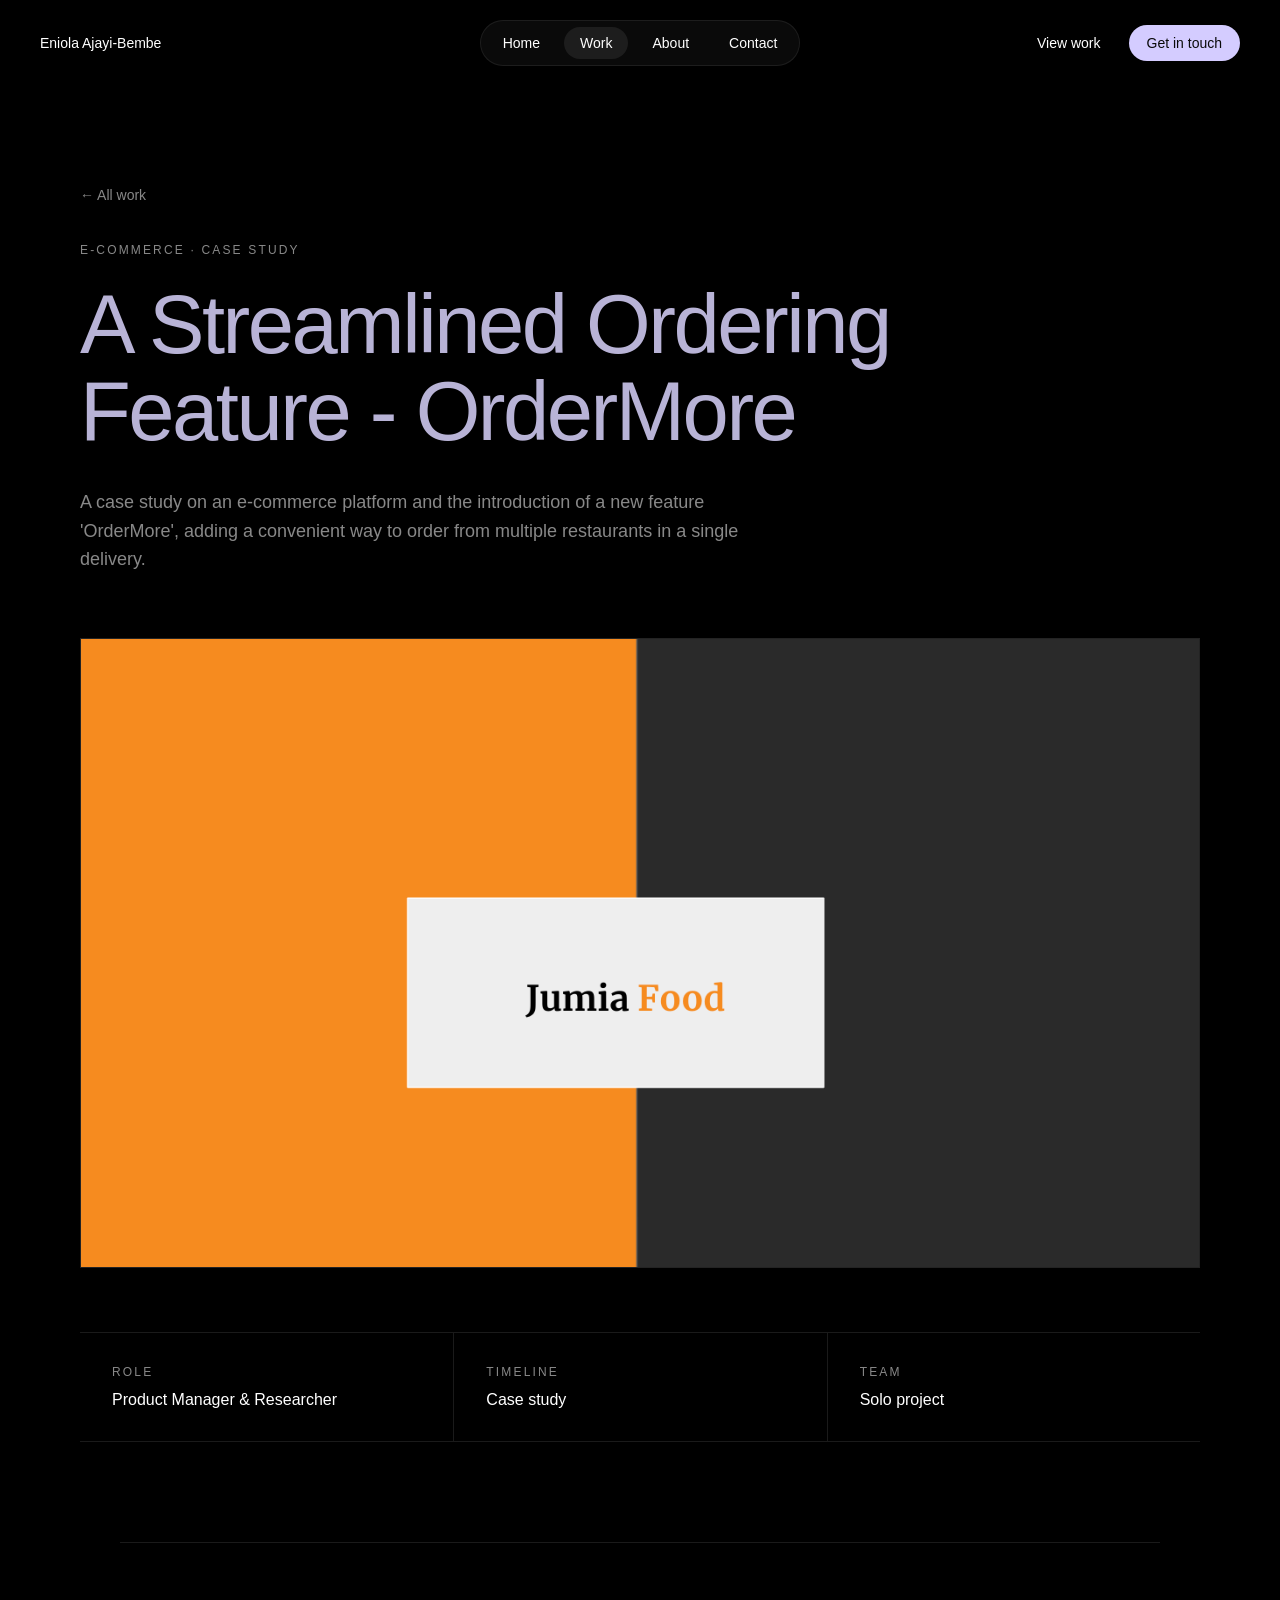
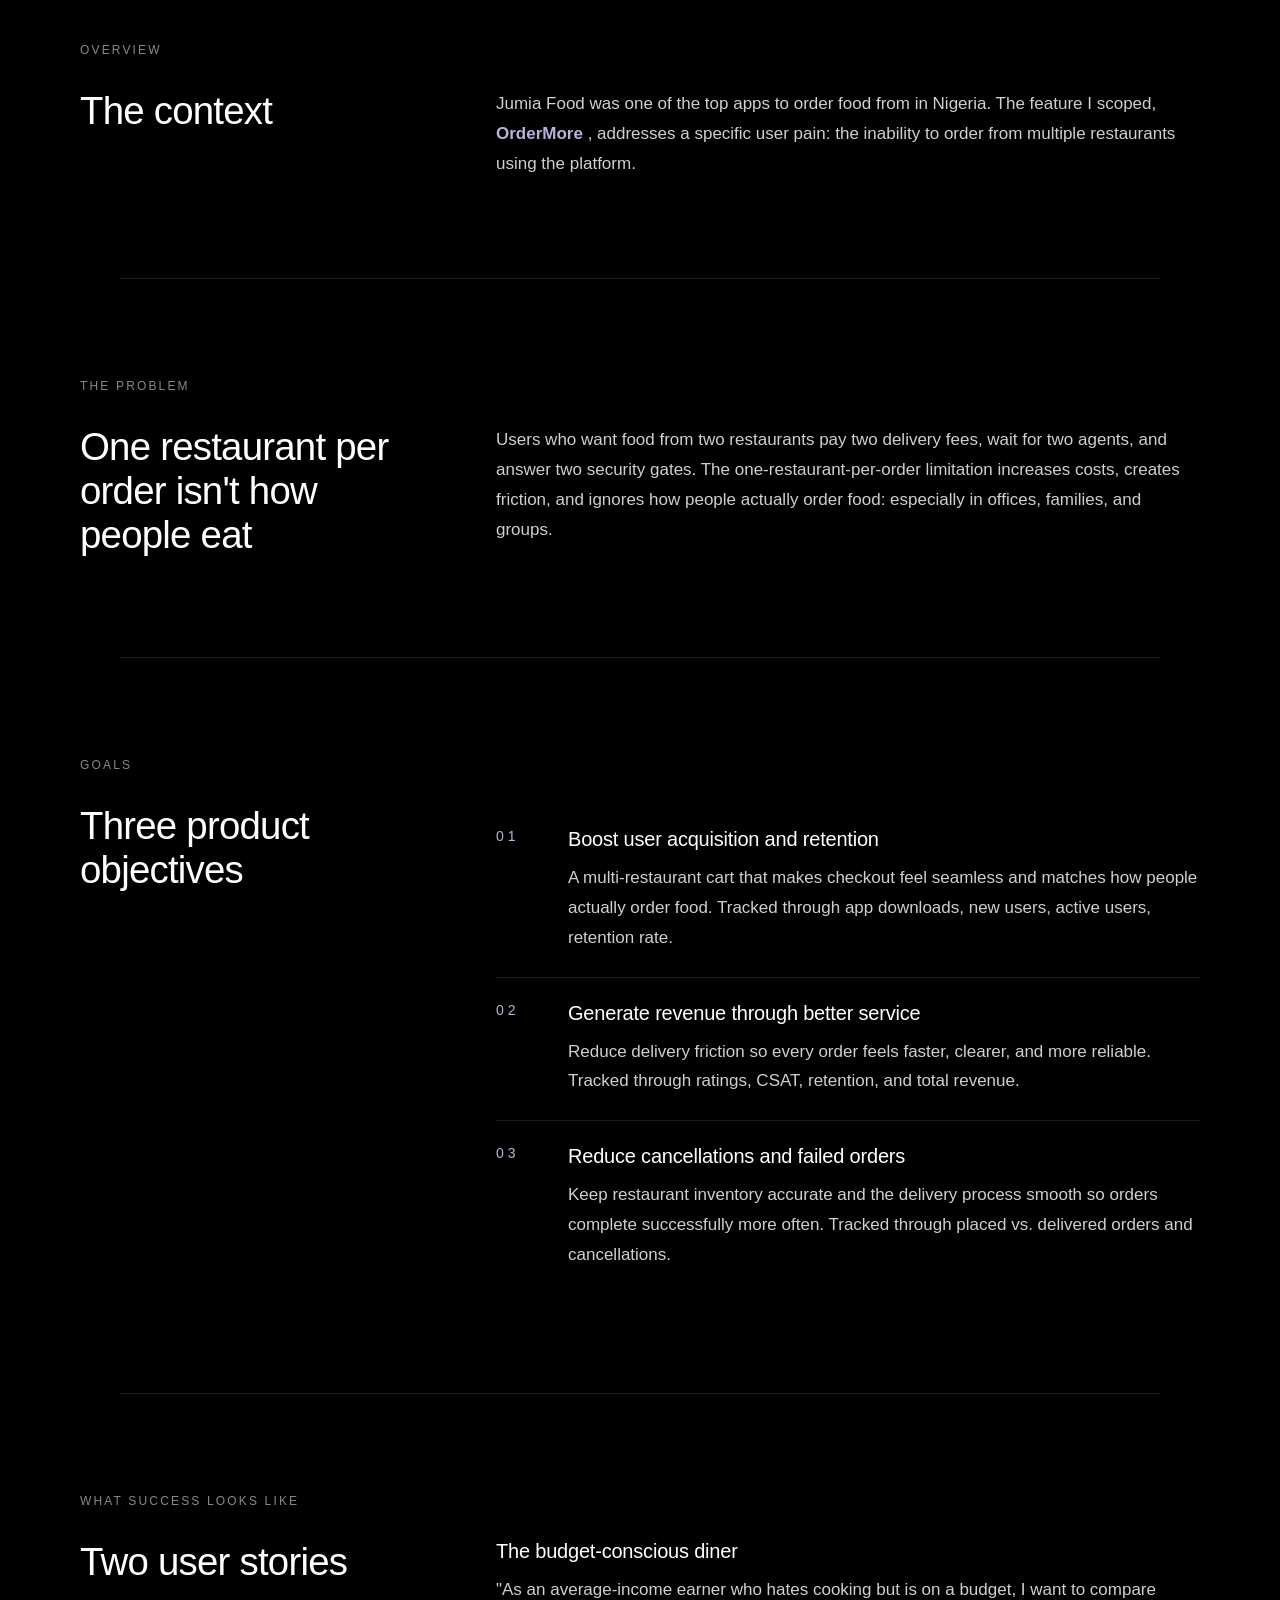
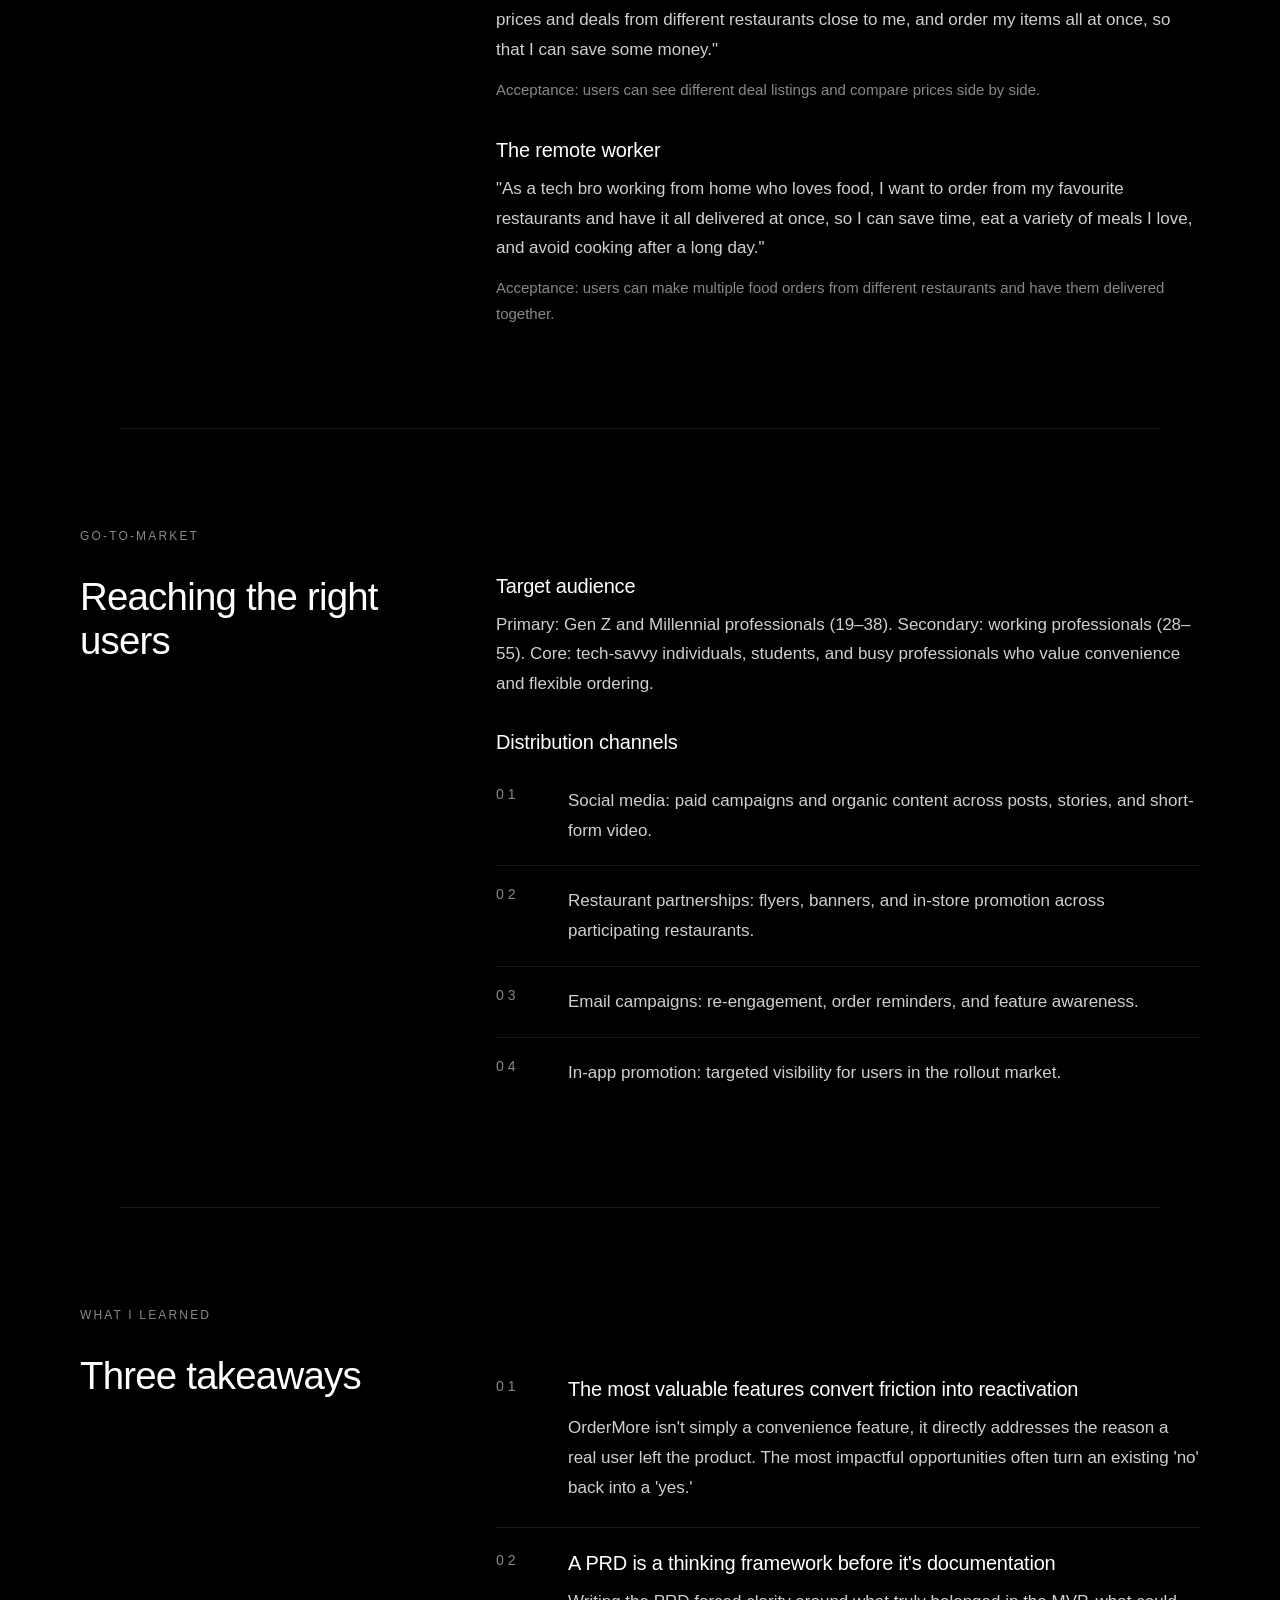
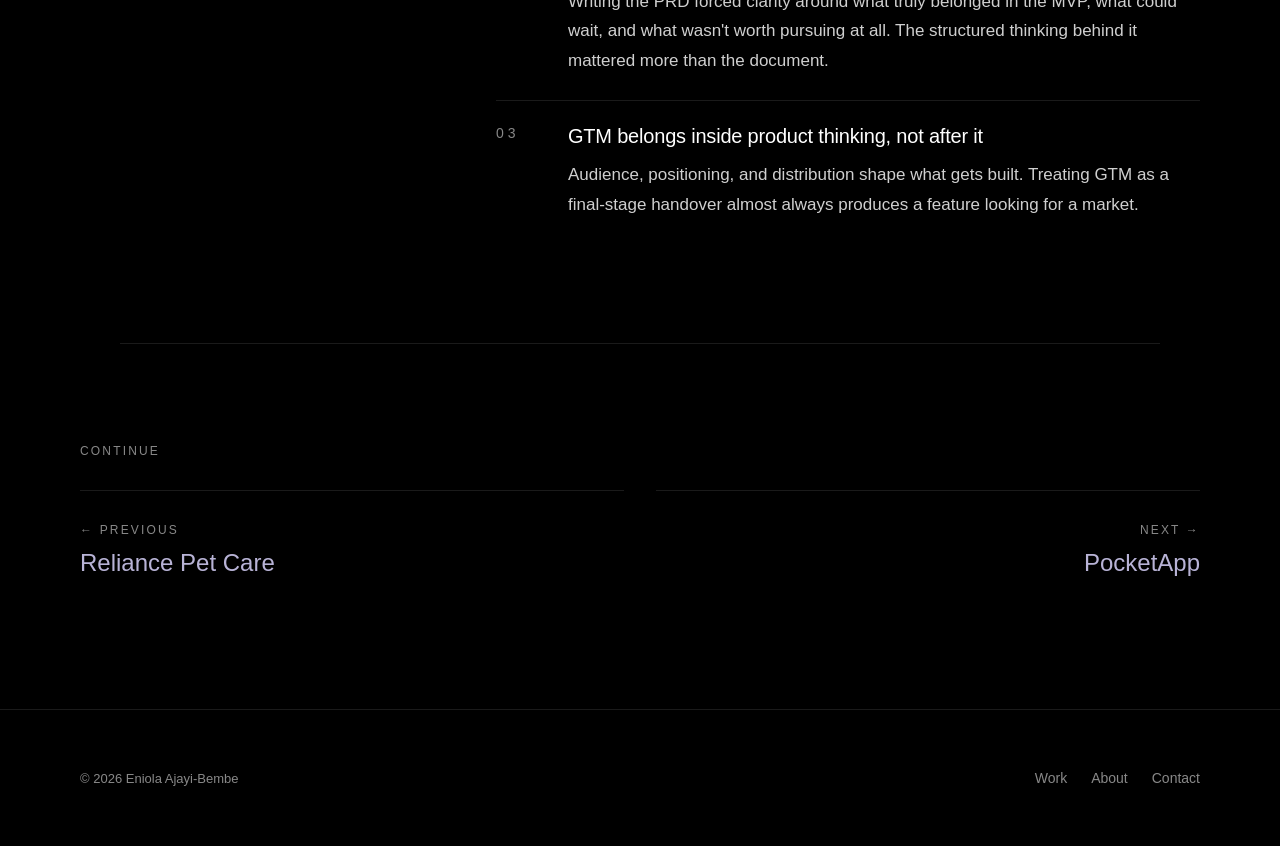
<file: work-jumia.html>
<!DOCTYPE html>
<html lang="en">
<head>
<meta charset="utf-8"/>
<link as="image" href="https://www.ennysportfolio.online/Portfolio-Images/Jumia-preview.png" rel="preload"/>
<title>
   Jumia Food — OrderMore — Eniola Ajayi-Bembe
  </title>
<meta content="website" property="og:type"/>
<meta content="A case study on an e-commerce platform and the introduction to a new product 'OrderMore' — a more convenient food ordering process." name="description"/>
<meta content="Jumia Food — OrderMore — Case Study" property="og:title"/>
<meta content="A case study on an e-commerce platform and the introduction to a new product 'OrderMore' — a more convenient food ordering process." property="og:description"/>
<meta content="https://www.ennysportfolio.online/Portfolio-Images/Jumia-preview.png" property="og:image"/>
<meta content="summary_large_image" name="twitter:card"/>
<meta content="https://www.ennysportfolio.online/Portfolio-Images/Jumia-preview.png" name="twitter:image"/>
<link href="favicon.svg" rel="icon" type="image/svg+xml"/>
<link href="https://fonts.googleapis.com" rel="preconnect"/>
<link crossorigin="anonymous" href="https://fonts.gstatic.com" rel="preconnect"/>
<meta content="width=device-width, initial-scale=1" name="viewport"/>
<link href="styles.css" rel="stylesheet"/>
<script defer="True" src="script.js">
</script>
</head>
<body>
<div class="s1">
<nav class="s2">
<div class="s3">
<a class="s4" href="index.html">
      Eniola Ajayi-Bembe
     </a>
<div class="s5">
<a class="s7" href="index.html">
       Home
      </a>
<a aria-current="page" class="s6" href="work.html">
       Work
      </a>
<a class="s7" href="about.html">
       About
      </a>
<a class="s7" href="contact.html">
       Contact
      </a>
</div>
<div class="s8">
<a aria-current="page" class="active s9" href="work.html">
       View work
      </a>
<a class="s10" href="mailto:eniolaajayibembe@gmail.com">
       Get in touch
      </a>
</div>
</div>
</nav>
<section class="s11 reveal">
<div class="s12">
<a aria-current="page" class="active s108" href="work.html">
      ← All work
     </a>
<div class="s109">
      E-commerce · Case Study
     </div>
<h1 class="s110">
      A Streamlined Ordering Feature - OrderMore
     </h1>
<p class="s101">
      A case study on an e-commerce platform and the introduction of a new feature 'OrderMore', adding a convenient way to order from multiple restaurants in a single delivery.
     </p>
<div class="s111">
<img alt="Jumia Food — OrderMore" class="s112" src="assets/images/Jumia-preview.png"/>
</div>
<div class="s113">
<div class="s114">
<div class="s53">
        Role
       </div>
<div class="s115">
        Product Manager &amp; Researcher
       </div>
</div>
<div class="s116">
<div class="s53">
        Timeline
       </div>
<div class="s115">
        Case study
       </div>
</div>
<div class="s116">
<div class="s53">
        Team
       </div>
<div class="s115">
        Solo project
       </div>
</div>
</div>
</div>
</section>
<hr class="s23"/>
<section class="s11 reveal">
<div class="s12">
<div class="s24">
      Overview
     </div>
<div class="s117">
<h2 class="s118">
       The context
      </h2>
<div>
<p class="s119">
        Jumia Food was one of the top apps to order food from in Nigeria. The feature I scoped,
        <strong class="s185">
         OrderMore
        </strong>
        , addresses a specific user pain: the inability to order from multiple restaurants using the platform.
       </p>
</div>
</div>
</div>
</section>
<hr class="s23"/>
<section class="s11 reveal">
<div class="s12">
<div class="s24">
      The Problem
     </div>
<div class="s117">
<h2 class="s118">
       One restaurant per order isn't how people eat
      </h2>
<div>
<p class="s119">
        Users who want food from two restaurants pay two delivery fees, wait for two agents, and answer two security gates. The one-restaurant-per-order limitation increases costs, creates friction, and ignores how people actually order food: especially in offices, families, and groups.
       </p>

</div>
</div>
</div>
</section>
<hr class="s23"/>
<section class="s32 reveal">
<div class="s12">
<div class="s24">
      Goals
     </div>
<div class="s117">
<h2 class="s118">
       Three product objectives
      </h2>
<div>
<ol class="s127">
<li class="s128">
<div class="s129">
          0
          <!-- -->
          1
         </div>
<div>
<h3 class="s121">
           Boost user acquisition and retention
          </h3>
<p class="s119">
           A multi-restaurant cart that makes checkout feel seamless and matches how people actually order food. Tracked through app downloads, new users, active users, retention rate.
          </p>
</div>
</li>
<li class="s130">
<div class="s129">
          0
          <!-- -->
          2
         </div>
<div>
<h3 class="s121">
           Generate revenue through better service
          </h3>
<p class="s119">
           Reduce delivery friction so every order feels faster, clearer, and more reliable. Tracked through ratings, CSAT, retention, and total revenue.
          </p>
</div>
</li>
<li class="s130">
<div class="s129">
          0
          <!-- -->
          3
         </div>
<div>
<h3 class="s121">
           Reduce cancellations and failed orders
          </h3>
<p class="s119">
           Keep restaurant inventory accurate and the delivery process smooth so orders complete successfully more often. Tracked through placed vs. delivered orders and cancellations.
          </p>
</div>
</li>
</ol>
</div>
</div>
</div>
</section>
<hr class="s23"/>
<section class="s32 reveal">
<div class="s12">
<div class="s24">
      What Success Looks Like
     </div>
<div class="s117">
<h2 class="s118">
       Two user stories
      </h2>
<div>
<div class="s184">
<h3 class="s121">
         The budget-conscious diner
        </h3>
<p class="s119">
         "As an average-income earner who hates cooking but is on a budget, I want to compare prices and deals from different restaurants close to me, and order my items all at once, so that I can save some money."
        </p>
<p class="s186">
         Acceptance: users can see different deal listings and compare prices side by side.
        </p>
</div>
<div>
<h3 class="s121">
         The remote worker
        </h3>
<p class="s119">
         "As a tech bro working from home who loves food, I want to order from my favourite restaurants and have it all delivered at once, so I can save time, eat a variety of meals I love, and avoid cooking after a long day."
        </p>
<p class="s186">
         Acceptance: users can make multiple food orders from different restaurants and have them delivered together.
        </p>
</div>
</div>
</div>
</div>
</section>
<hr class="s23"/>
<section class="s32 reveal">
<div class="s12">
<div class="s24">
      Go-to-Market
     </div>
<div class="s117">
<h2 class="s118">
       Reaching the right users
      </h2>
<div>
<h3 class="s121">
        Target audience
       </h3>
<p class="s119">
        Primary: Gen Z and Millennial professionals (19–38). Secondary: working professionals (28–55). Core: tech-savvy individuals, students, and busy professionals who value convenience and flexible ordering.
       </p>
<h3 class="s123">
        Distribution channels
       </h3>
<ol class="s127">
<li class="s136">
<div class="s135">
          0
          <!-- -->
          1
         </div>
<p class="s119">
          Social media: paid campaigns and organic content across posts, stories, and short-form video.
         </p>
</li>
<li class="s137">
<div class="s135">
          0
          <!-- -->
          2
         </div>
<p class="s119">
          Restaurant partnerships: flyers, banners, and in-store promotion across participating restaurants.
         </p>
</li>
<li class="s137">
<div class="s135">
          0
          <!-- -->
          3
         </div>
<p class="s119">
          Email campaigns: re-engagement, order reminders, and feature awareness.
         </p>
</li>
<li class="s137">
<div class="s135">
          0
          <!-- -->
          4
         </div>
<p class="s119">
          In-app promotion: targeted visibility for users in the rollout market.
         </p>
</li>
</ol>
</div>
</div>
</div>
</section>
<hr class="s23"/>
<section class="s32 reveal">
<div class="s12">
<div class="s24">
      What I Learned
     </div>
<div class="s117">
<h2 class="s118">
       Three takeaways
      </h2>
<div>
<ol class="s127">
<li class="s128">
<div class="s135">
          0
          <!-- -->
          1
         </div>
<div>
<h3 class="s121">
           The most valuable features convert friction into reactivation
          </h3>
<p class="s119">
           OrderMore isn't simply a convenience feature, it directly addresses the reason a real user left the product. The most impactful opportunities often turn an existing 'no' back into a 'yes.'
          </p>
</div>
</li>
<li class="s130">
<div class="s135">
          0
          <!-- -->
          2
         </div>
<div>
<h3 class="s121">
           A PRD is a thinking framework before it's documentation
          </h3>
<p class="s119">
           Writing the PRD forced clarity around what truly belonged in the MVP, what could wait, and what wasn't worth pursuing at all. The structured thinking behind it mattered more than the document.
          </p>
</div>
</li>
<li class="s130">
<div class="s135">
          0
          <!-- -->
          3
         </div>
<div>
<h3 class="s121">
           GTM belongs inside product thinking, not after it
          </h3>
<p class="s119">
           Audience, positioning, and distribution shape what gets built. Treating GTM as a final-stage handover almost always produces a feature looking for a market.
          </p>
</div>
</li>
</ol>
</div>
</div>
</div>
</section>
<hr class="s23"/>
<section class="s32 reveal">
<div class="s12">
<div class="s24">
      Continue
     </div>
<div class="s163">
<a class="s164" href="work-pethmo.html">
<div class="s125">
        ← Previous
       </div>
<div class="s141">
        Reliance Pet Care
       </div>
</a>
<a class="s165" href="work-pocketapp.html">
<div class="s125">
        Next →
       </div>
<div class="s141">
        PocketApp
       </div>
</a>
</div>
</div>
</section>
<footer class="s55">
<div class="s56">
<div class="s57">
      ©
      <!-- -->
      2026
      <!-- -->
      Eniola Ajayi-Bembe
     </div>
<div class="s58">
<a aria-current="page" class="active s59" href="work.html">
       Work
      </a>
<a class="s59" href="about.html">
       About
      </a>
<a class="s59" href="contact.html">
       Contact
      </a>
</div>
</div>
</footer>
</div>
</body>
</html>
</file>
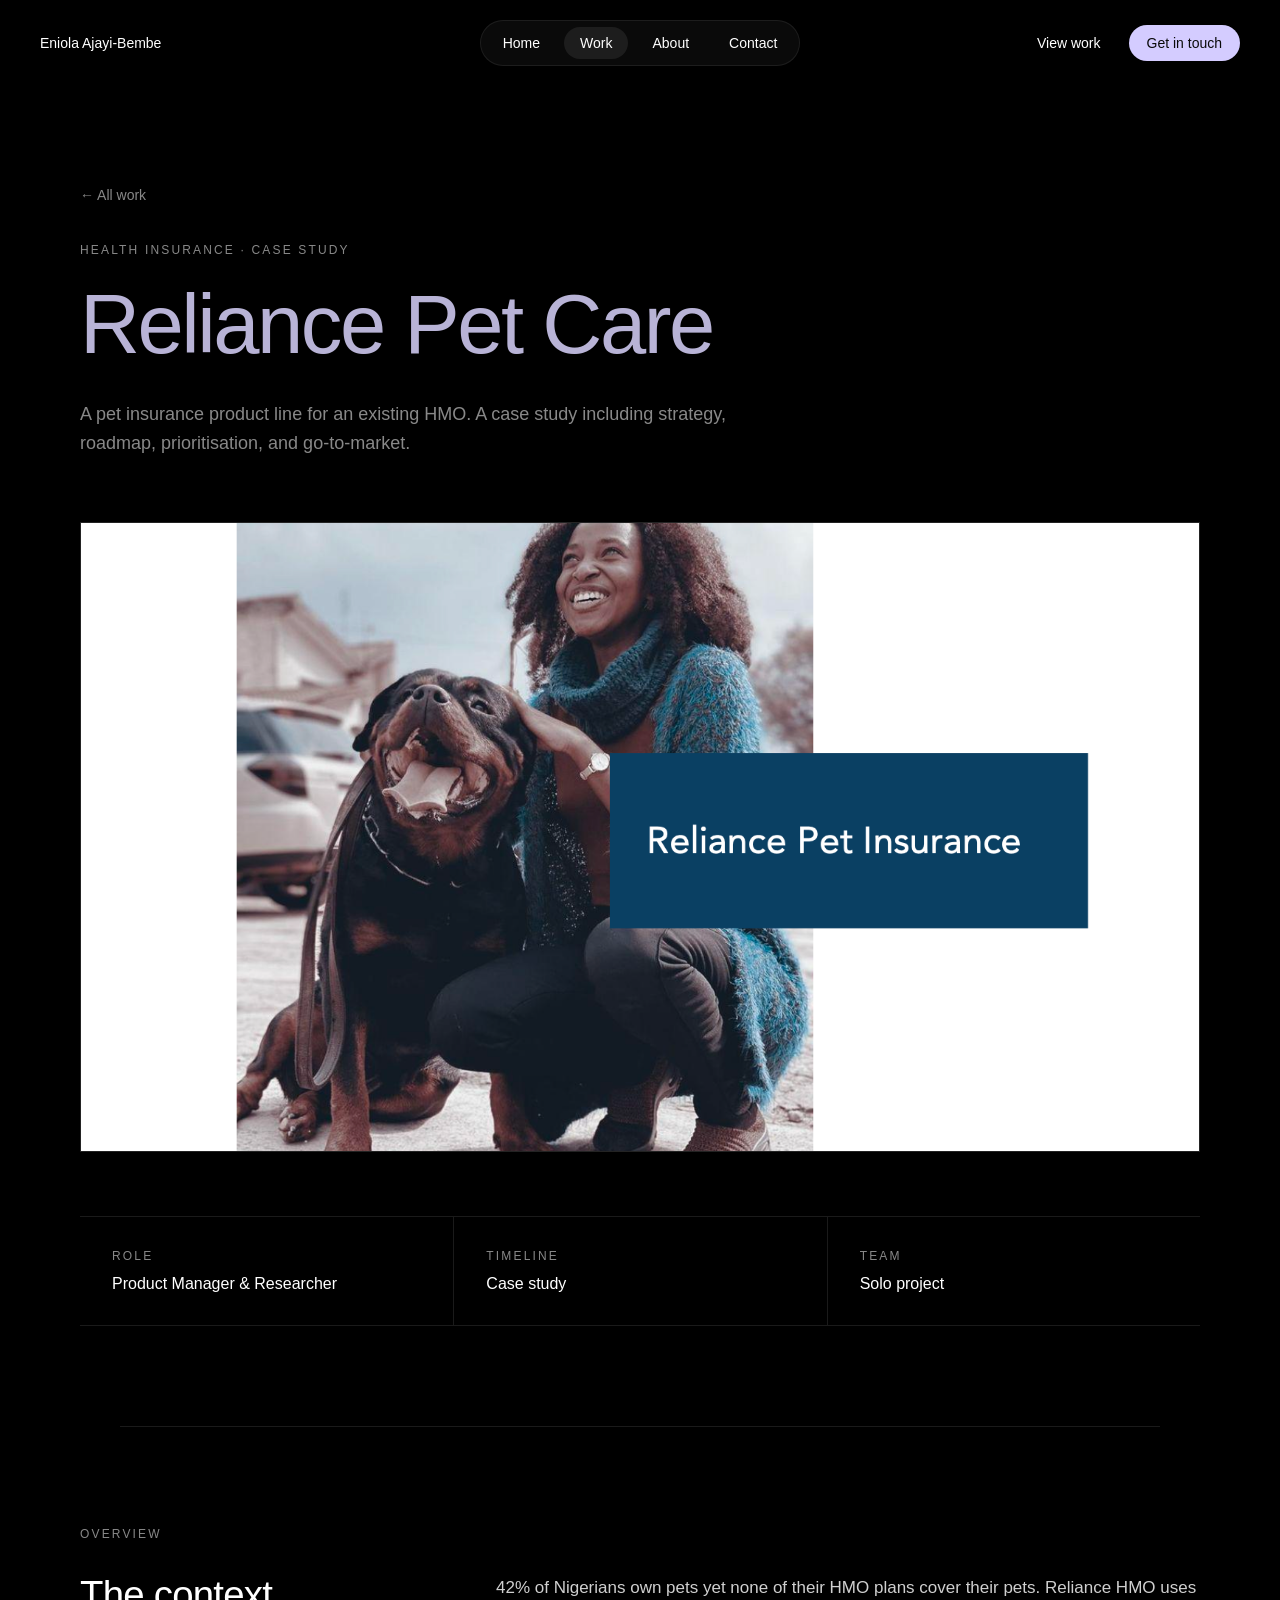
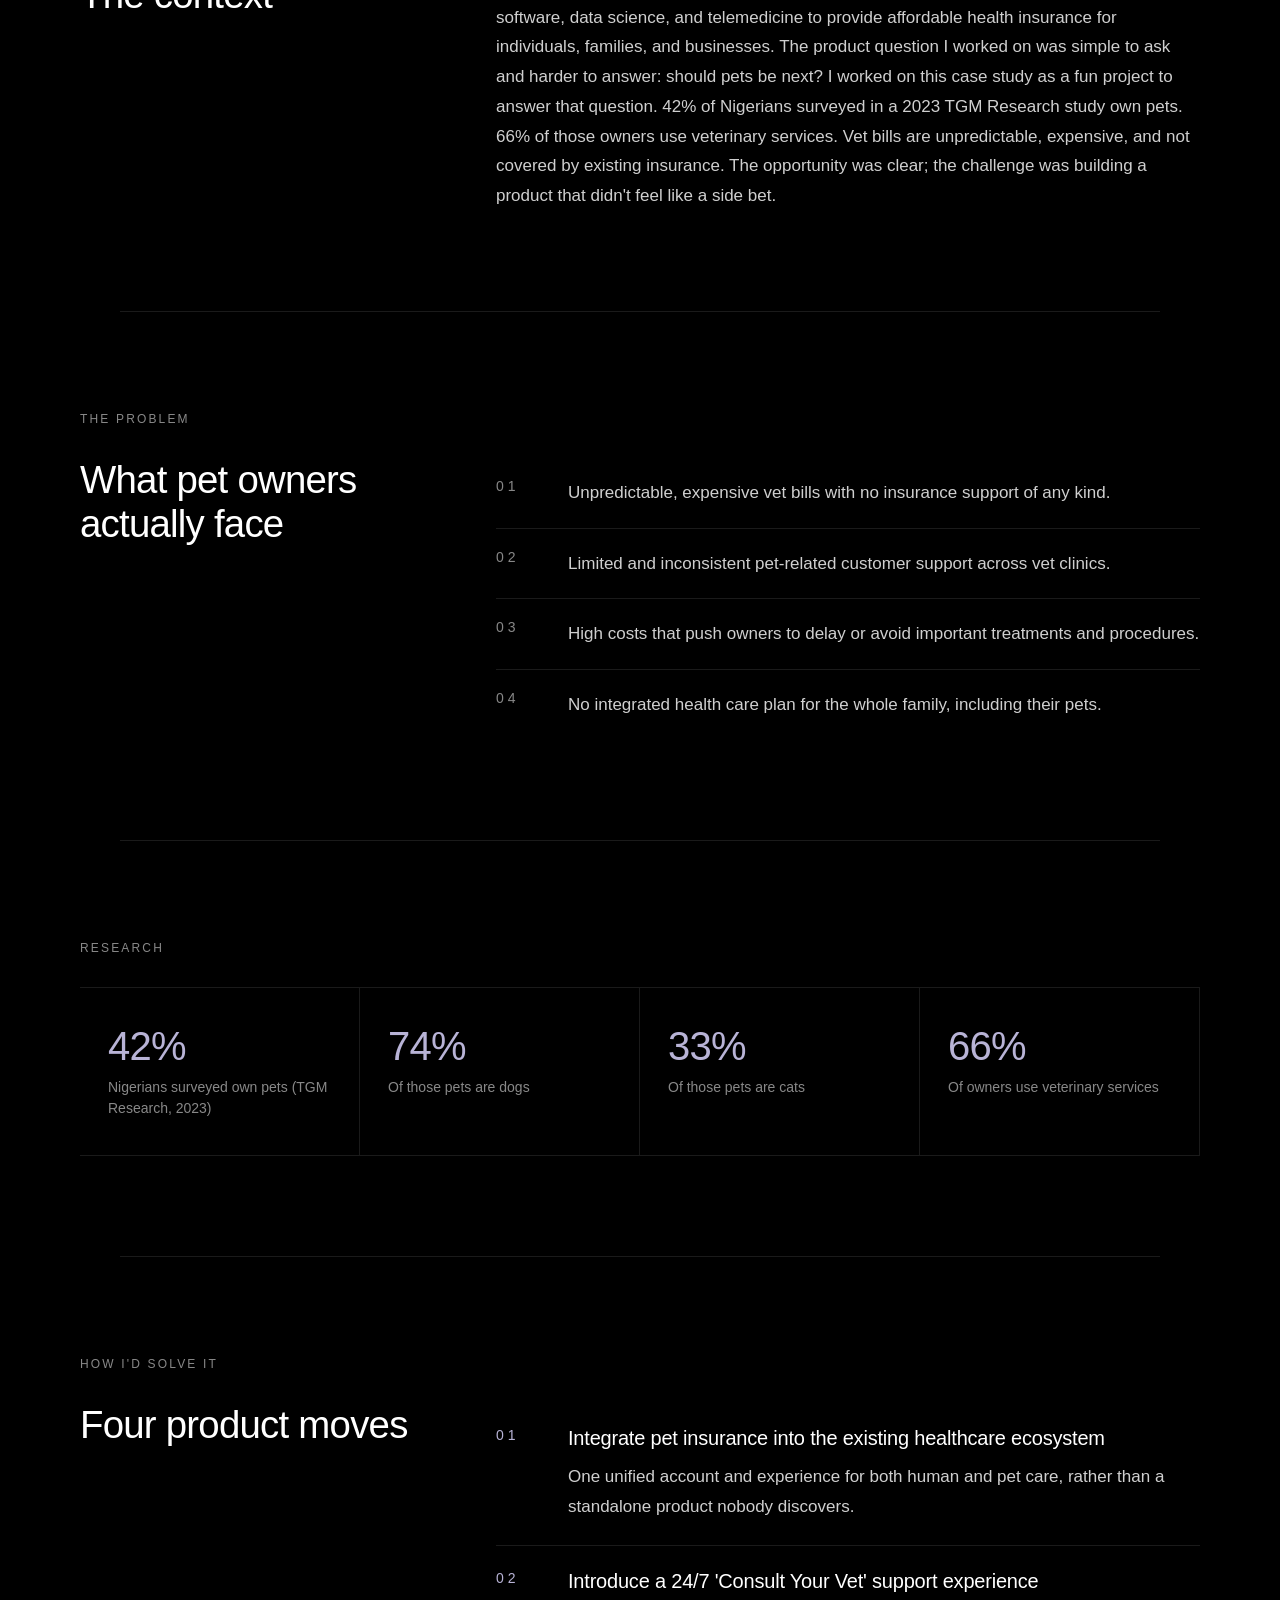
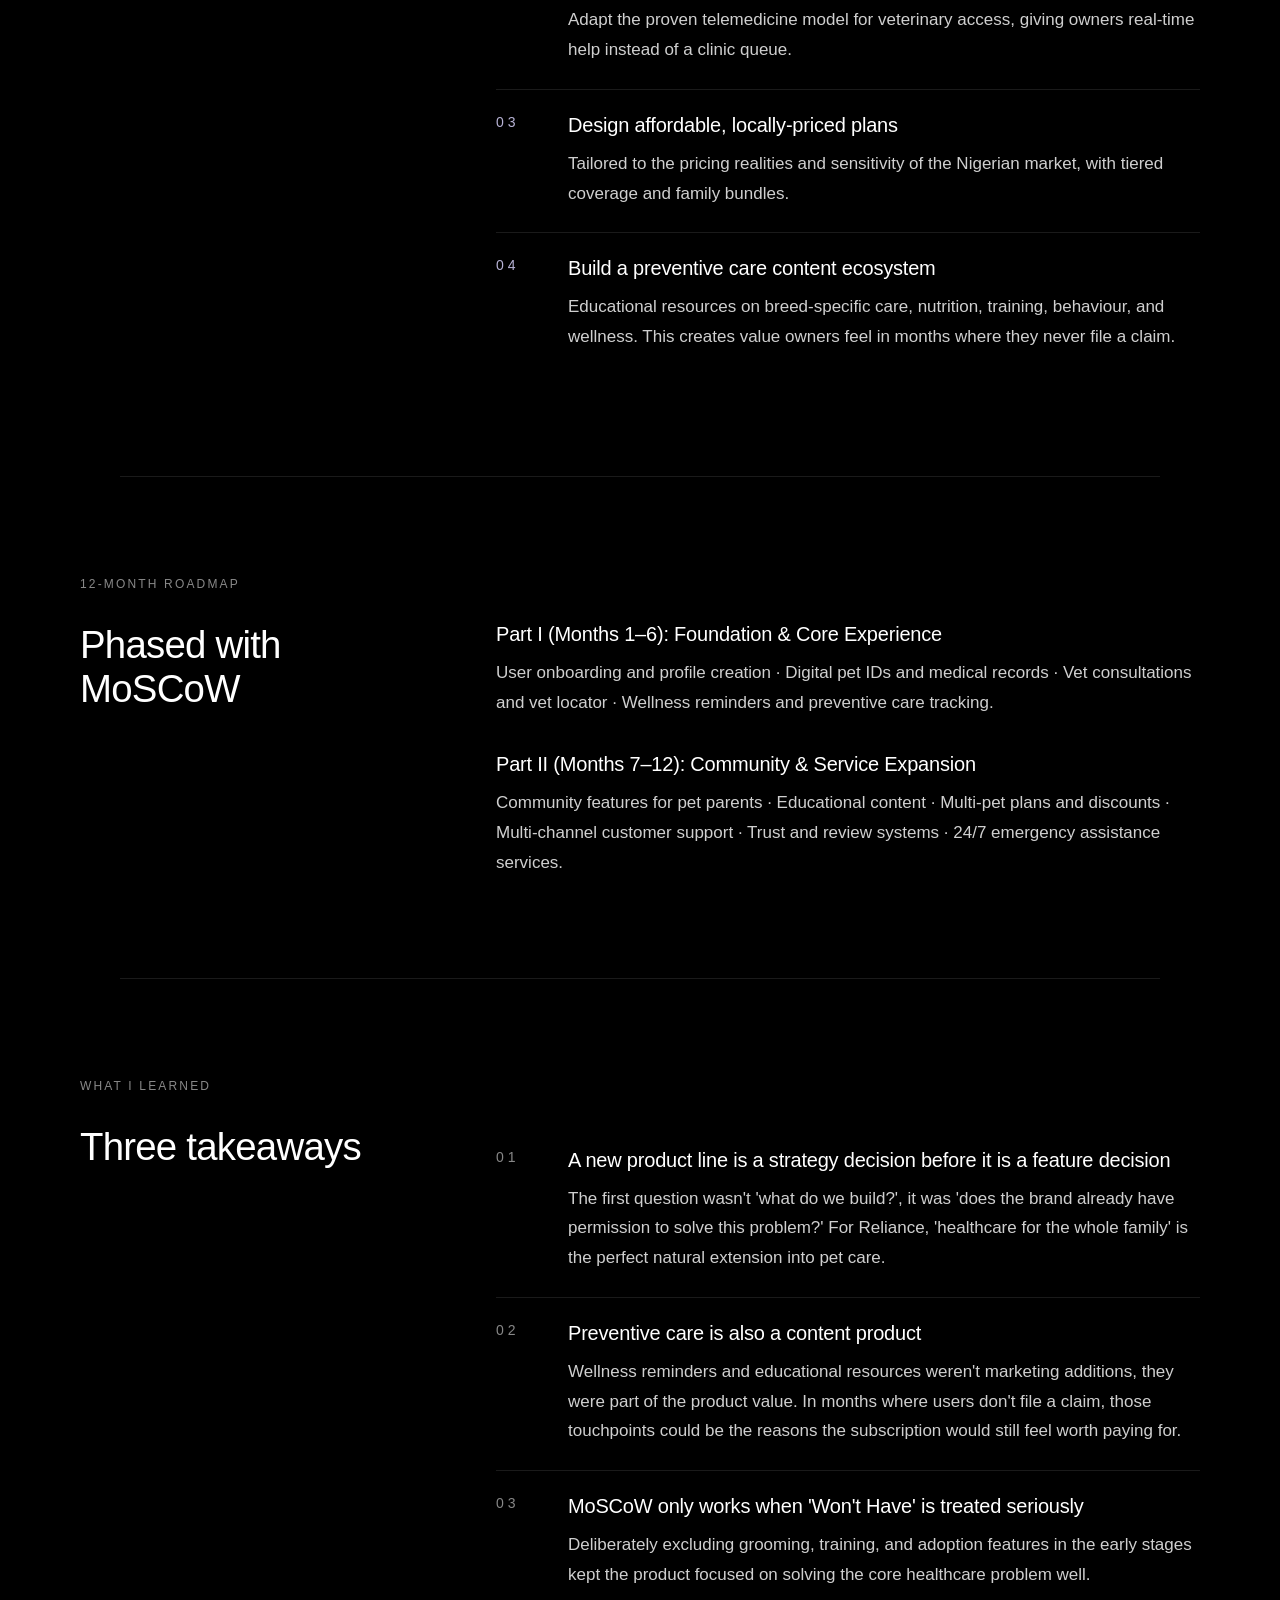
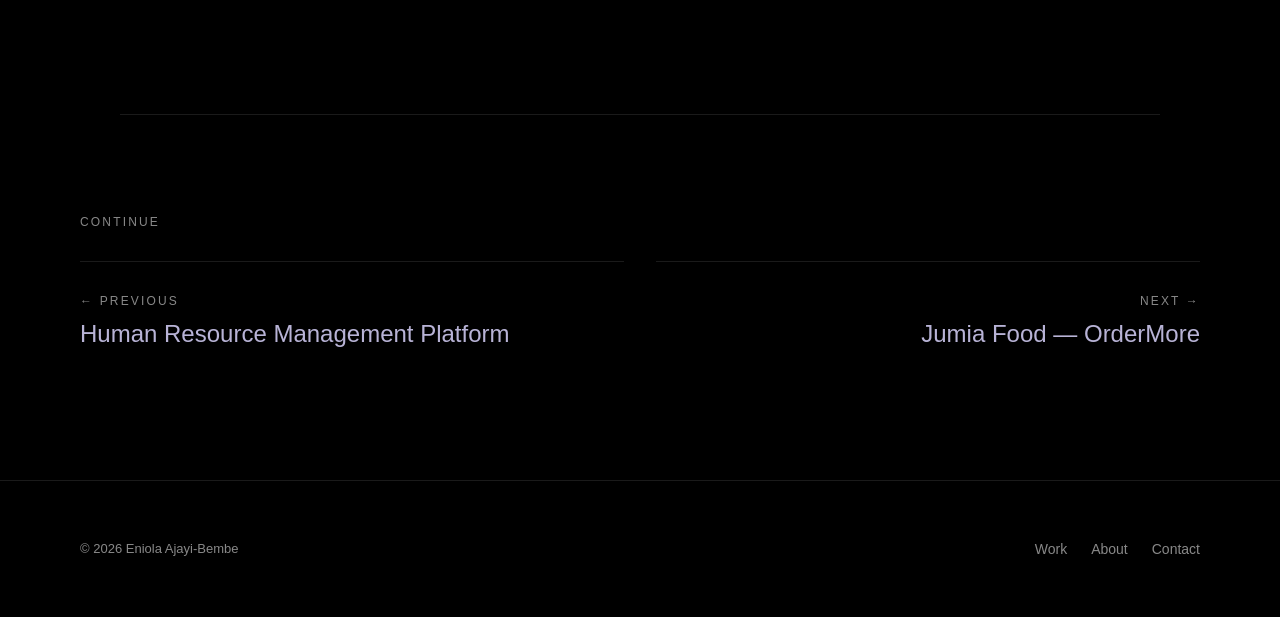
<file: work-pethmo.html>
<!DOCTYPE html>
<html lang="en">
<head>
<meta charset="utf-8"/>
<link as="image" href="https://www.ennysportfolio.online/Portfolio-Images/Pet-preview.png" rel="preload"/>
<title>
   Reliance Pet Care — Eniola Ajayi-Bembe
  </title>
<meta content="website" property="og:type"/>
<meta content="A pet insurance product line for an existing HMO. A case study including strategy, roadmap, prioritisation, and go-to-market." name="description"/>
<meta content="Reliance Pet Care — Case Study" property="og:title"/>
<meta content="A pet insurance product line for an existing HMO. A case study including strategy, roadmap, prioritisation, and go-to-market." property="og:description"/>
<meta content="https://www.ennysportfolio.online/Portfolio-Images/Pet-preview.png" property="og:image"/>
<meta content="summary_large_image" name="twitter:card"/>
<meta content="https://www.ennysportfolio.online/Portfolio-Images/Pet-preview.png" name="twitter:image"/>
<link href="favicon.svg" rel="icon" type="image/svg+xml"/>
<link href="https://fonts.googleapis.com" rel="preconnect"/>
<link crossorigin="anonymous" href="https://fonts.gstatic.com" rel="preconnect"/>
<meta content="width=device-width, initial-scale=1" name="viewport"/>
<link href="styles.css" rel="stylesheet"/>
<script defer="True" src="script.js">
</script>
</head>
<body>
<div class="s1">
<nav class="s2">
<div class="s3">
<a class="s4" href="index.html">
      Eniola Ajayi-Bembe
     </a>
<div class="s5">
<a class="s7" href="index.html">
       Home
      </a>
<a aria-current="page" class="s6" href="work.html">
       Work
      </a>
<a class="s7" href="about.html">
       About
      </a>
<a class="s7" href="contact.html">
       Contact
      </a>
</div>
<div class="s8">
<a aria-current="page" class="active s9" href="work.html">
       View work
      </a>
<a class="s10" href="mailto:eniolaajayibembe@gmail.com">
       Get in touch
      </a>
</div>
</div>
</nav>
<section class="s11 reveal">
<div class="s12">
<a aria-current="page" class="active s108" href="work.html">
      ← All work
     </a>
<div class="s109">
      Health Insurance · Case Study
     </div>
<h1 class="s110">
      Reliance Pet Care
     </h1>
<p class="s101">
      A pet insurance product line for an existing HMO. A case study including strategy, roadmap, prioritisation, and go-to-market.
     </p>
<div class="s111">
<img alt="Reliance Pet Care" class="s112" src="assets/images/Pet-preview.png"/>
</div>
<div class="s113">
<div class="s114">
<div class="s53">
        Role
       </div>
<div class="s115">
        Product Manager &amp; Researcher
       </div>
</div>
<div class="s116">
<div class="s53">
        Timeline
       </div>
<div class="s115">
        Case study
       </div>
</div>
<div class="s116">
<div class="s53">
        Team
       </div>
<div class="s115">
        Solo project
       </div>
</div>
</div>
</div>
</section>
<hr class="s23"/>
<section class="s11 reveal">
<div class="s12">
<div class="s24">
      Overview
     </div>
<div class="s117">
<h2 class="s118">
       The context
      </h2>
<div>
<p class="s119">
        42% of Nigerians own pets yet none of their HMO plans cover their pets. Reliance HMO uses software, data science, and telemedicine to provide affordable health insurance for individuals, families, and businesses. The product question I worked on was simple to ask and harder to answer: should pets be next? I worked on this case study as a fun project to answer that question. 42% of Nigerians surveyed in a 2023 TGM Research study own pets. 66% of those owners use veterinary services. Vet bills are unpredictable, expensive, and not covered by existing insurance. The opportunity was clear; the challenge was building a product that didn't feel like a side bet.
       </p>
</div>
</div>
</div>
</section>
<hr class="s23"/>
<section class="s32 reveal">
<div class="s12">
<div class="s24">
      The Problem
     </div>
<div class="s117">
<h2 class="s118">
       What pet owners actually face
      </h2>
<div>
<ol class="s127">
<li class="s136">
<div class="s135">
          0
          <!-- -->
          1
         </div>
<p class="s119">
          Unpredictable, expensive vet bills with no insurance support of any kind.
         </p>
</li>
<li class="s137">
<div class="s135">
          0
          <!-- -->
          2
         </div>
<p class="s119">
          Limited and inconsistent pet-related customer support across vet clinics.
         </p>
</li>
<li class="s137">
<div class="s135">
          0
          <!-- -->
          3
         </div>
<p class="s119">
          High costs that push owners to delay or avoid important treatments and procedures.
         </p>
</li>
<li class="s137">
<div class="s135">
          0
          <!-- -->
          4
         </div>
<p class="s119">
          No integrated health care plan for the whole family, including their pets.    
         </p>
</li>
</ol>
</div>
</div>
</div>
</section>
<hr class="s23"/>
<section class="s32 reveal">
<div class="s12">
<div class="s24">
      Research
     </div>
<div class="s131">
<div class="s132">
<div class="s133">
        42%
       </div>
<div class="s134">
        Nigerians surveyed own pets (TGM Research, 2023)
       </div>
</div>
<div class="s132">
<div class="s133">
        74%
       </div>
<div class="s134">
        Of those pets are dogs
       </div>
</div>
<div class="s132">
<div class="s133">
        33%
       </div>
<div class="s134">
        Of those pets are cats
       </div>
</div>
<div class="s132">
<div class="s133">
        66%
       </div>
<div class="s134">
        Of owners use veterinary services
       </div>
</div>
</div>
</div>
</section>
<hr class="s23"/>
<section class="s32 reveal">
<div class="s12">
<div class="s24">
      How I'd Solve It
     </div>
<div class="s117">
<h2 class="s118">
       Four product moves
      </h2>
<div>
<ol class="s127">
<li class="s128">
<div class="s129">
          0
          <!-- -->
          1
         </div>
<div>
<h3 class="s121">
           Integrate pet insurance into the existing healthcare ecosystem
          </h3>
<p class="s119">
           One unified account and experience for both human and pet care, rather than a standalone product nobody discovers.
          </p>
</div>
</li>
<li class="s130">
<div class="s129">
          0
          <!-- -->
          2
         </div>
<div>
<h3 class="s121">
           Introduce a 24/7 'Consult Your Vet' support experience
          </h3>
<p class="s119">
           Adapt the proven telemedicine model for veterinary access, giving owners real-time help instead of a clinic queue.
          </p>
</div>
</li>
<li class="s130">
<div class="s129">
          0
          <!-- -->
          3
         </div>
<div>
<h3 class="s121">
           Design affordable, locally-priced plans
          </h3>
<p class="s119">
           Tailored to the pricing realities and sensitivity of the Nigerian market, with tiered coverage and family bundles.
          </p>
</div>
</li>
<li class="s130">
<div class="s129">
          0
          <!-- -->
          4
         </div>
<div>
<h3 class="s121">
           Build a preventive care content ecosystem
          </h3>
<p class="s119">
           Educational resources on breed-specific care, nutrition, training, behaviour, and wellness. This creates value owners feel in months where they never file a claim.
          </p>
</div>
</li>
</ol>
</div>
</div>
</div>
</section>
<hr class="s23"/>
<section class="s32 reveal">
<div class="s12">
<div class="s24">
      12-Month Roadmap
     </div>
<div class="s117">
<h2 class="s118">
       Phased with MoSCoW
      </h2>
<div>
<div class="s184">
<h3 class="s121">
         Part I (Months 1–6): Foundation &amp; Core Experience
        </h3>
<p class="s119">
         User onboarding and profile creation · Digital pet IDs and medical records · Vet consultations and vet locator · Wellness reminders and preventive care tracking.
        </p>
</div>
<div>
<h3 class="s121">
         Part II (Months 7–12): Community &amp; Service Expansion
        </h3>
<p class="s119">
         Community features for pet parents · Educational content · Multi-pet plans and discounts · Multi-channel customer support · Trust and review systems · 24/7 emergency assistance services.
        </p>
</div>
</div>
</div>
</div>
</section>
<hr class="s23"/>
<section class="s32 reveal">
<div class="s12">
<div class="s24">
      What I Learned
     </div>
<div class="s117">
<h2 class="s118">
       Three takeaways
      </h2>
<div>
<ol class="s127">
<li class="s128">
<div class="s135">
          0
          <!-- -->
          1
         </div>
<div>
<h3 class="s121">
           A new product line is a strategy decision before it is a feature decision
          </h3>
<p class="s119">
           The first question wasn't 'what do we build?', it was 'does the brand already have permission to solve this problem?' For Reliance, 'healthcare for the whole family' is the perfect natural extension into pet care.
          </p>
</div>
</li>
<li class="s130">
<div class="s135">
          0
          <!-- -->
          2
         </div>
<div>
<h3 class="s121">
           Preventive care is also a content product
          </h3>
<p class="s119">
           Wellness reminders and educational resources weren't marketing additions, they were part of the product value. In months where users don't file a claim, those touchpoints could be the reasons the subscription would still feel worth paying for.
          </p>
</div>
</li>
<li class="s130">
<div class="s135">
          0
          <!-- -->
          3
         </div>
<div>
<h3 class="s121">
           MoSCoW only works when 'Won't Have' is treated seriously
          </h3>
<p class="s119">
           Deliberately excluding grooming, training, and adoption features in the early stages kept the product focused on solving the core healthcare problem well.
          </p>
</div>
</li>
</ol>
</div>
</div>
</div>
</section>
<hr class="s23"/>
<section class="s32 reveal">
<div class="s12">
<div class="s24">
      Continue
     </div>
<div class="s163">
<a class="s164" href="work-hrmp.html">
<div class="s125">
        ← Previous
       </div>
<div class="s141">
        Human Resource Management Platform
       </div>
</a>
<a class="s165" href="work-jumia.html">
<div class="s125">
        Next →
       </div>
<div class="s141">
        Jumia Food — OrderMore
       </div>
</a>
</div>
</div>
</section>
<footer class="s55">
<div class="s56">
<div class="s57">
      ©
      <!-- -->
      2026
      <!-- -->
      Eniola Ajayi-Bembe
     </div>
<div class="s58">
<a aria-current="page" class="active s59" href="work.html">
       Work
      </a>
<a class="s59" href="about.html">
       About
      </a>
<a class="s59" href="contact.html">
       Contact
      </a>
</div>
</div>
</footer>
</div>
</body>
</html>
</file>
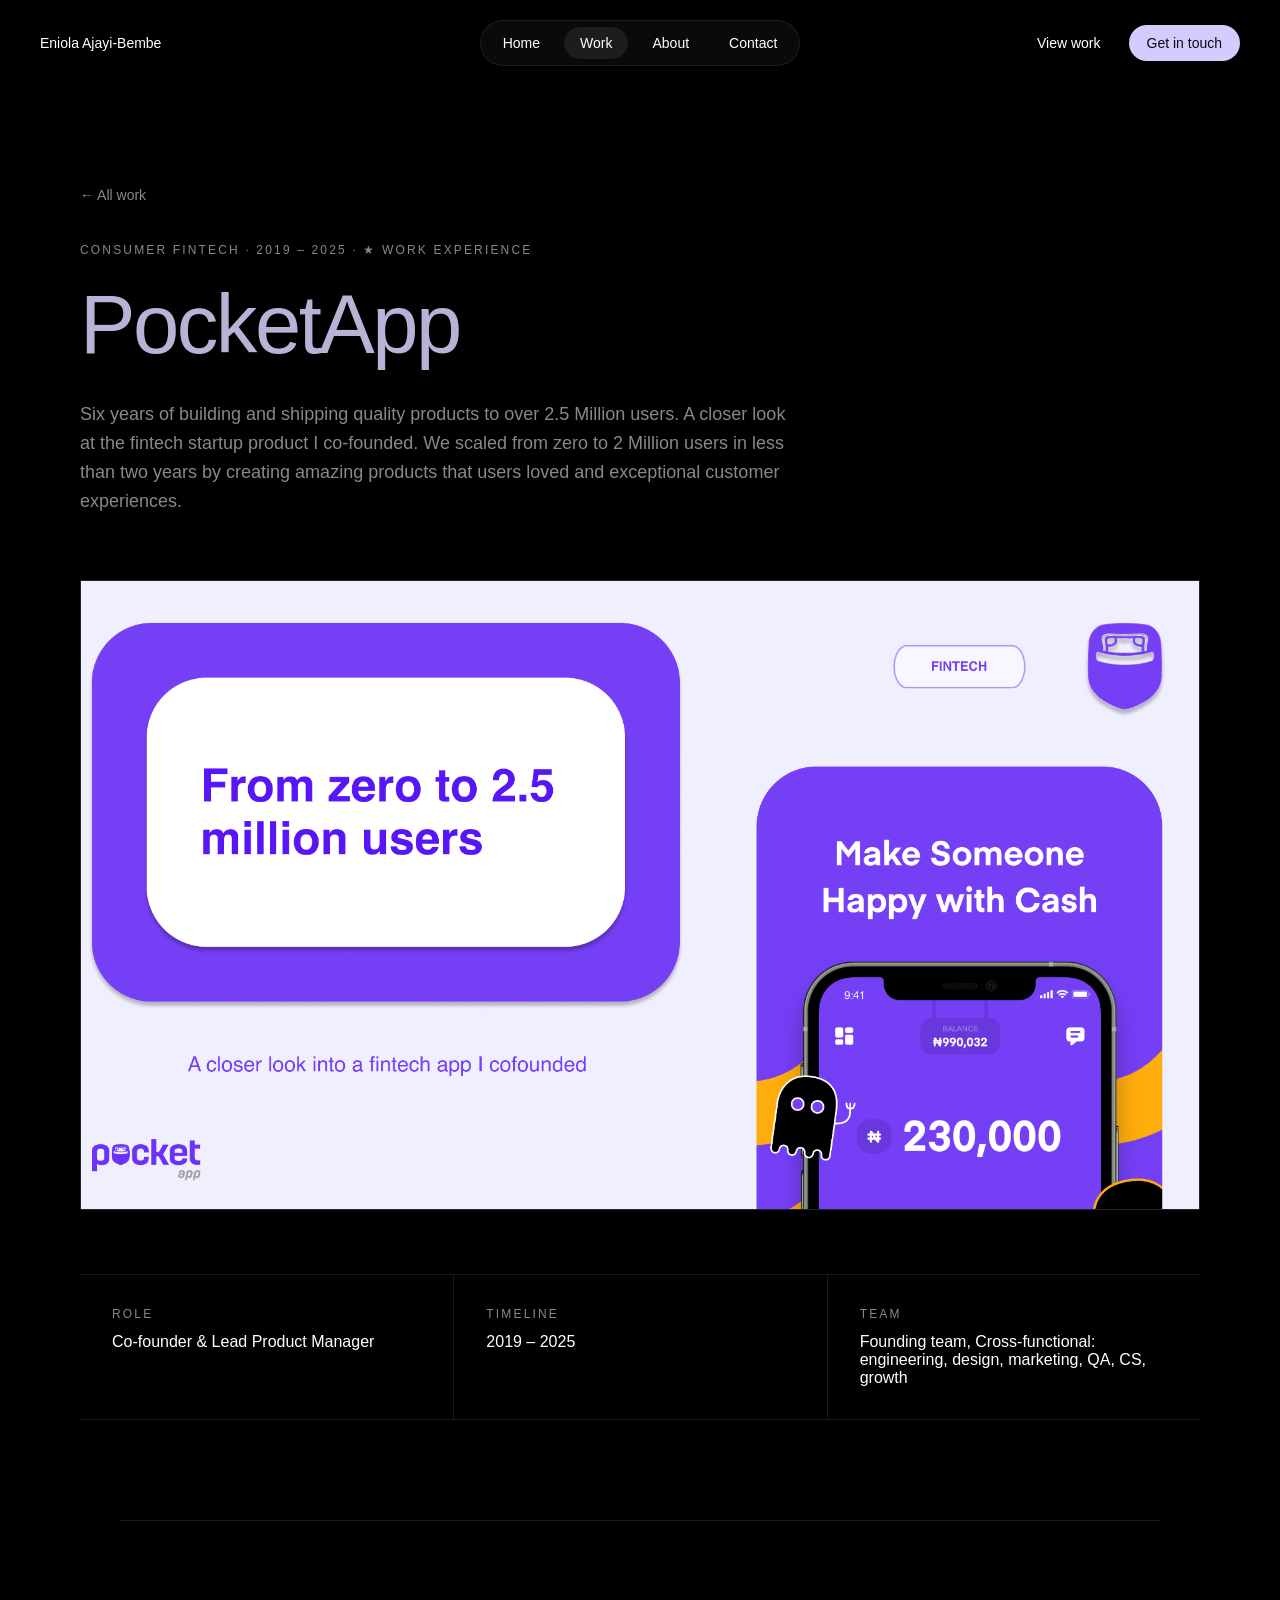
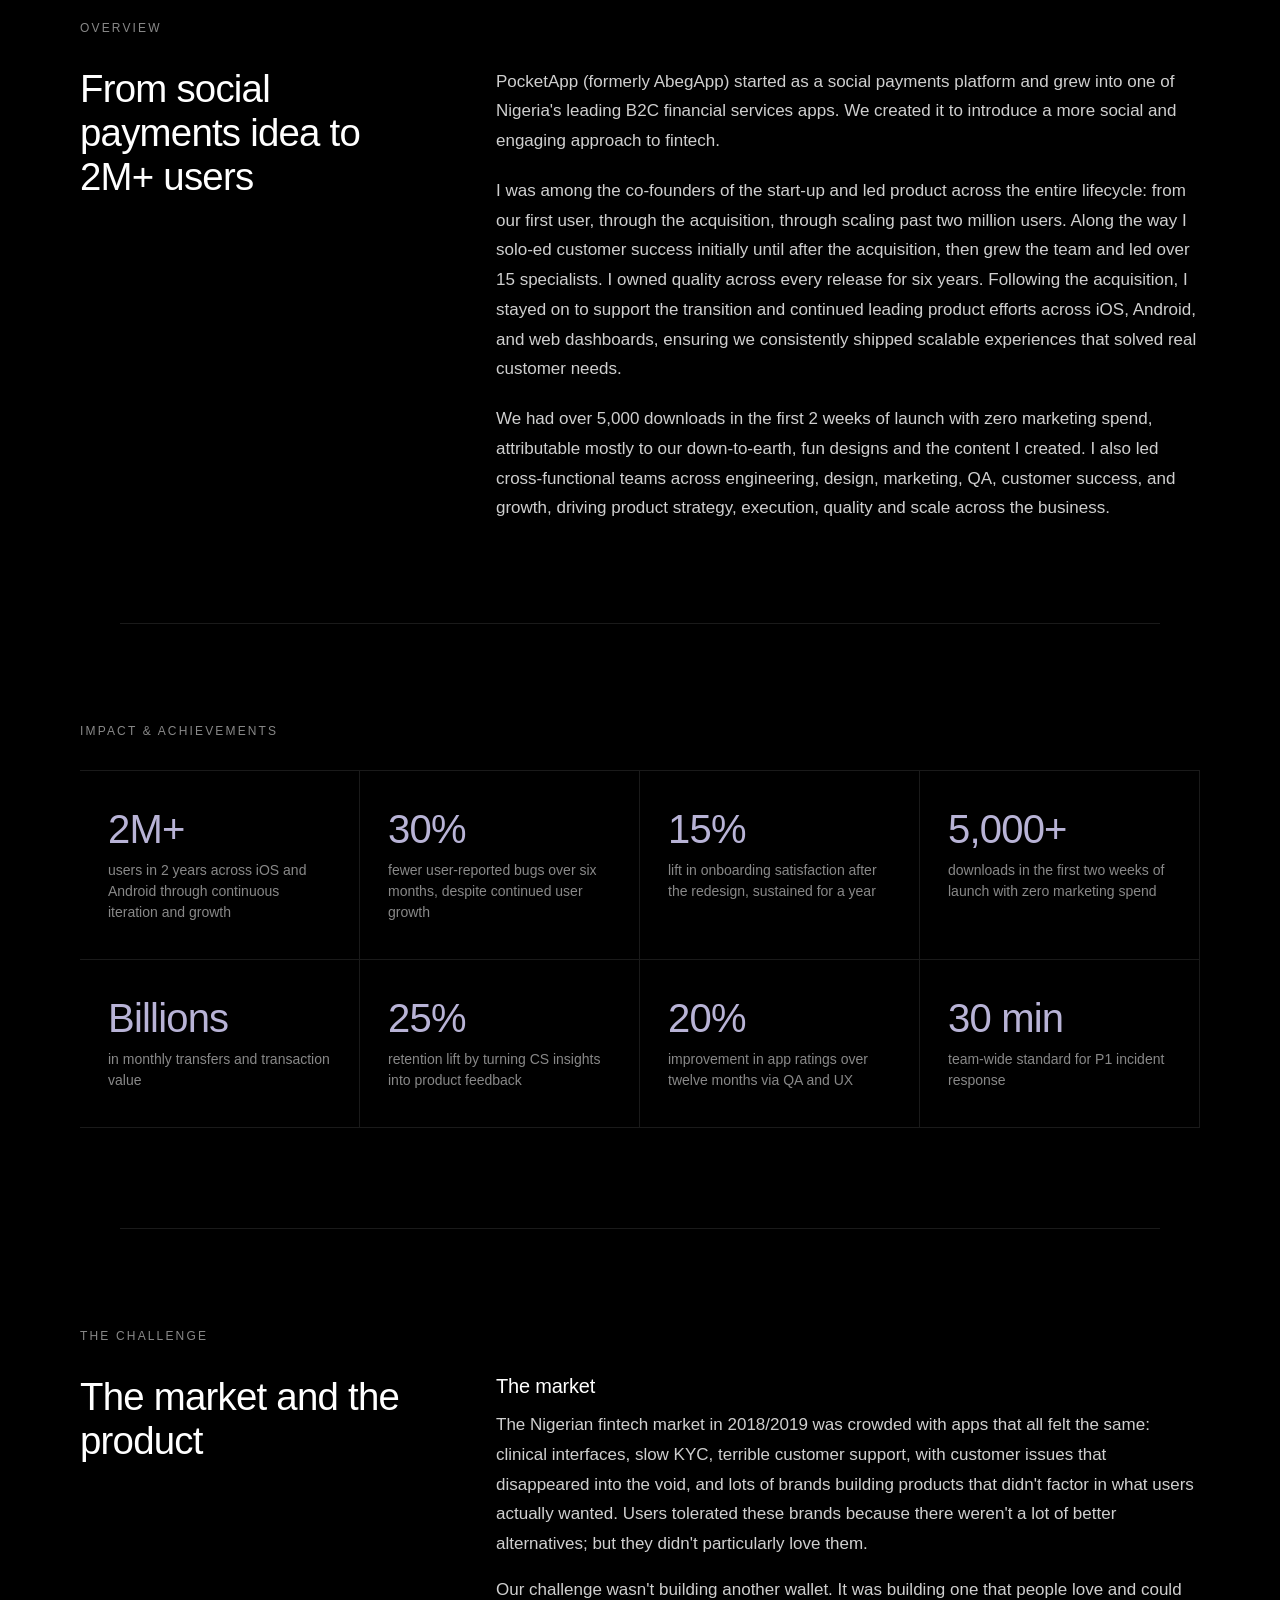
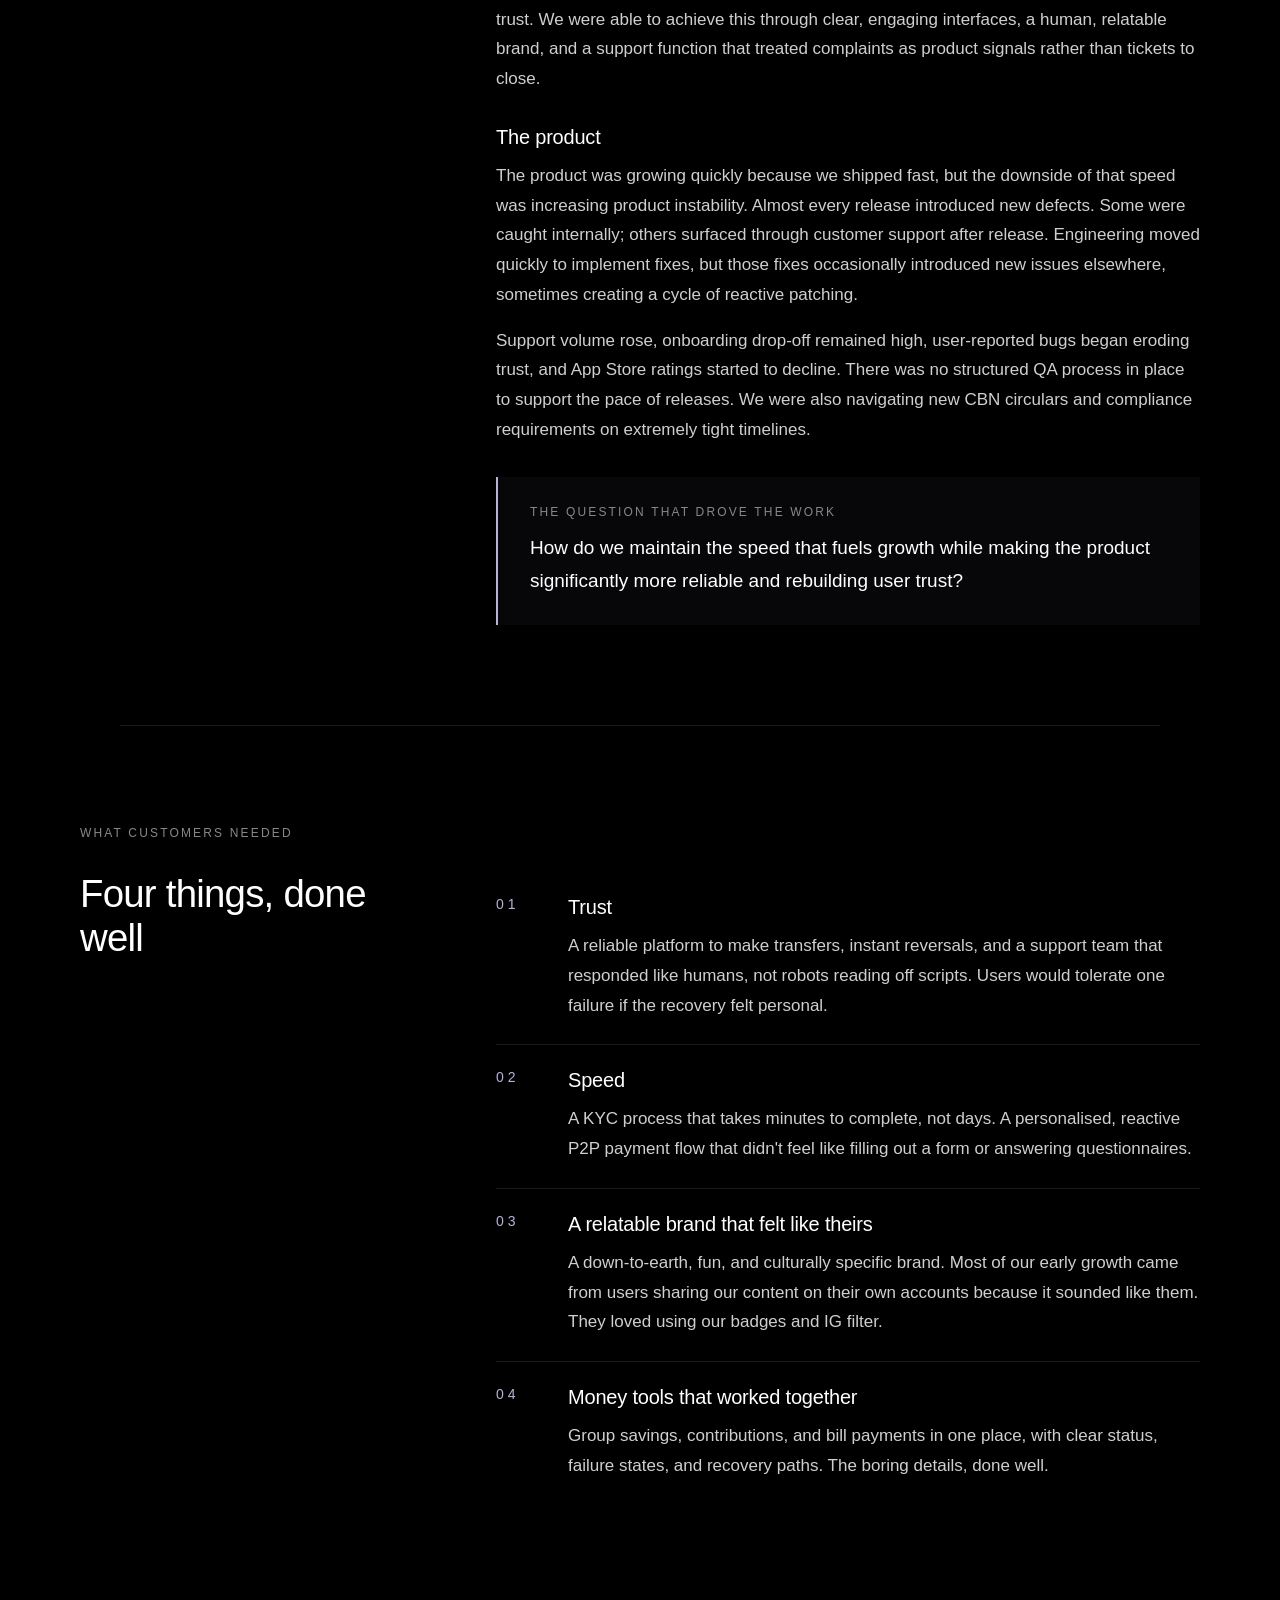
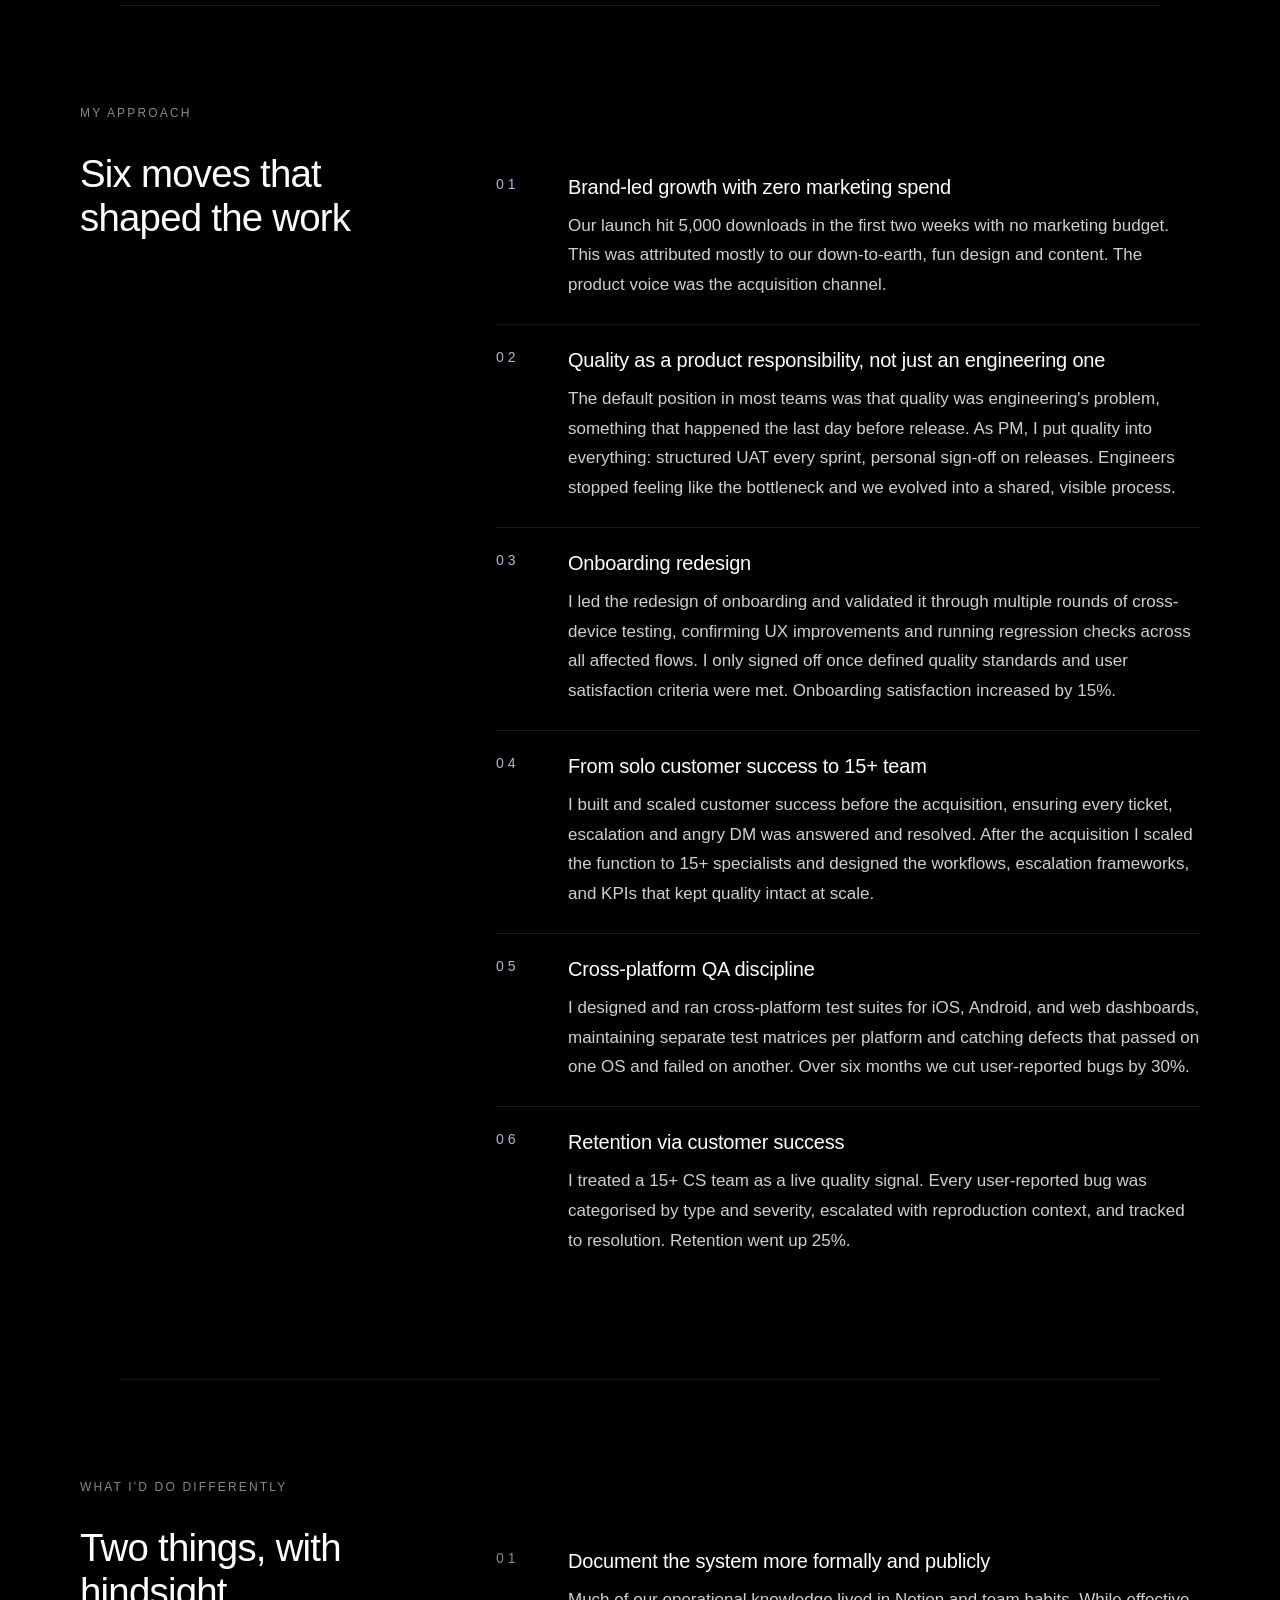
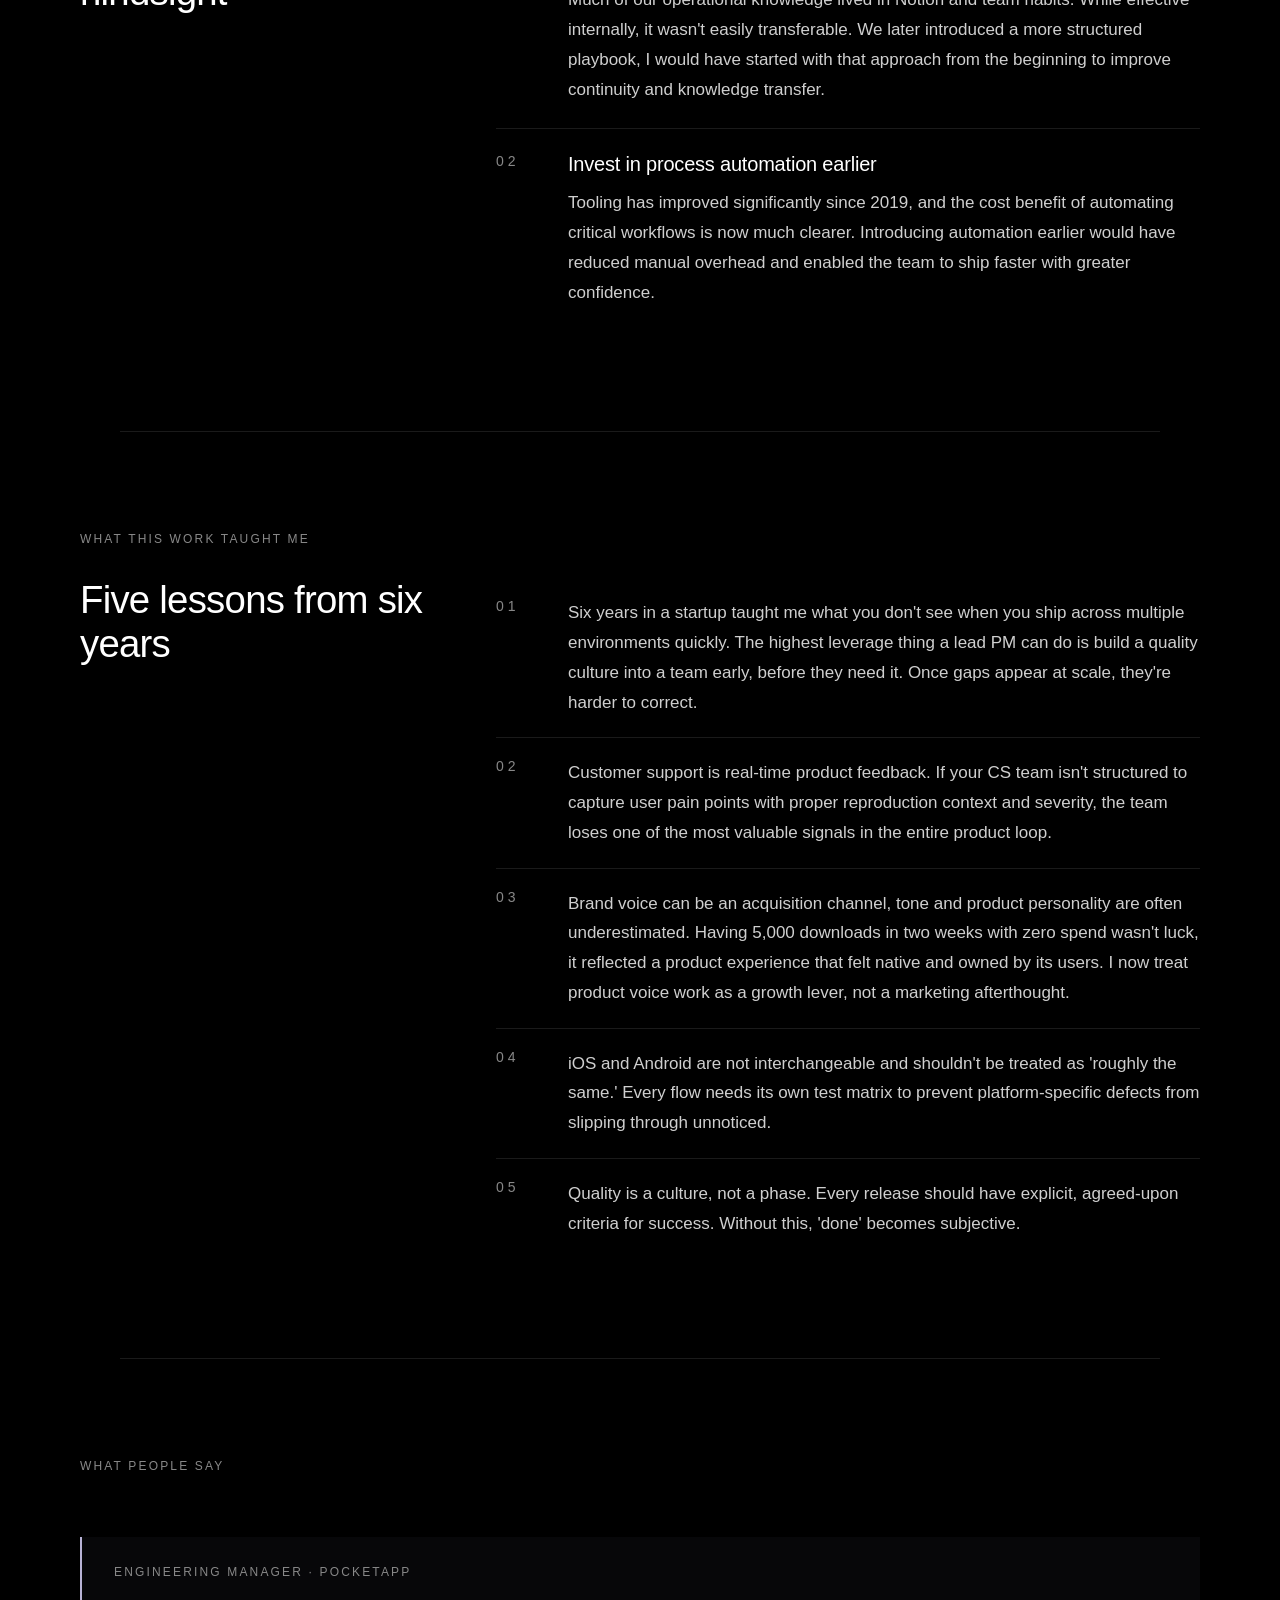
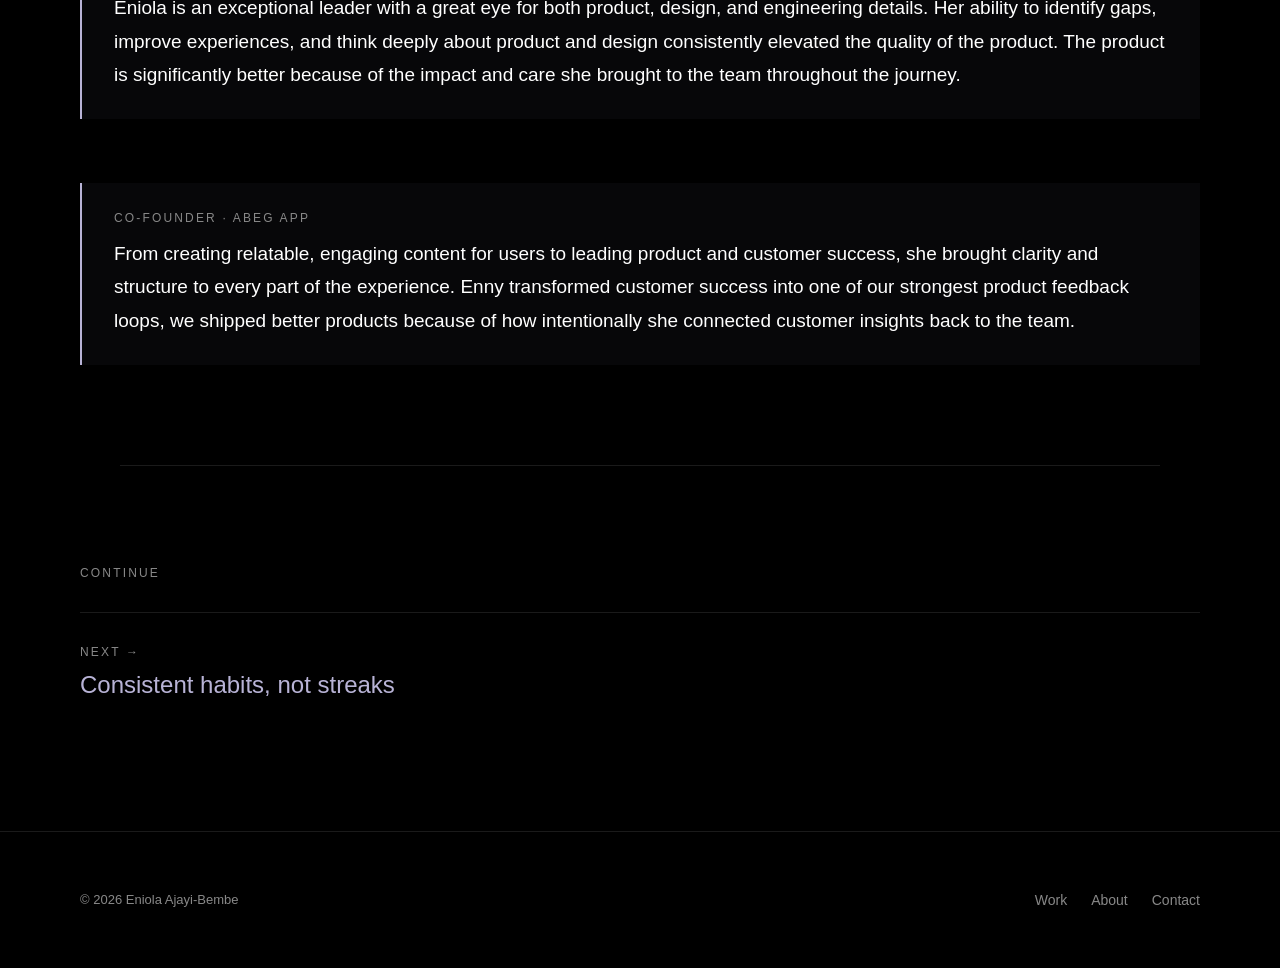
<file: work-pocketapp.html>
<!DOCTYPE html>
<html lang="en">
<head>
<meta charset="utf-8"/>

<title>
   PocketApp — Eniola Ajayi-Bembe
  </title>
<meta content="website" property="og:type"/>
<meta content="Six years of building and shipping quality products to over 2.5M users. A closer look at the product I co-founded and scaled from zero to 2.5M users alongside a cross-functional team." name="description"/>
<meta content="PocketApp — Case Study" property="og:title"/>
<meta content="Six years of building and shipping quality products to over 2.5M users. A closer look at the product I co-founded and scaled from zero to 2.5M users alongside a cross-functional team." property="og:description"/>

<meta content="summary_large_image" name="twitter:card"/>

<link href="favicon.svg" rel="icon" type="image/svg+xml"/>
<link href="https://fonts.googleapis.com" rel="preconnect"/>
<link crossorigin="anonymous" href="https://fonts.gstatic.com" rel="preconnect"/>
<meta content="width=device-width, initial-scale=1" name="viewport"/>
<link href="styles.css" rel="stylesheet"/>
<script defer="True" src="script.js">
</script>
</head>
<body>
<div class="s1">
<nav class="s2">
<div class="s3">
<a class="s4" href="index.html">
      Eniola Ajayi-Bembe
     </a>
<div class="s5">
<a class="s7" href="index.html">
       Home
      </a>
<a aria-current="page" class="s6" href="work.html">
       Work
      </a>
<a class="s7" href="about.html">
       About
      </a>
<a class="s7" href="contact.html">
       Contact
      </a>
</div>
<div class="s8">
<a aria-current="page" class="active s9" href="work.html">
       View work
      </a>
<a class="s10" href="mailto:eniolaajayibembe@gmail.com">
       Get in touch
      </a>
</div>
</div>
</nav>
<section class="s11 reveal">
<div class="s12">
<a aria-current="page" class="active s108" href="work.html">
      ← All work
     </a>
<div class="s109">
      Consumer Fintech · 2019 – 2025 · ★ Work Experience
     </div>
<h1 class="s110">
      PocketApp
     </h1>
<p class="s101">
      Six years of building and shipping quality products to over 2.5 Million users. A closer look at the fintech startup product I co-founded. We scaled from zero to 2 Million users in less than two years by creating amazing products that users loved and exceptional customer experiences. 
     </p>
<div class="s111">
<img alt="PocketApp" class="s112" src="assets/images/PocketApp_Cover.jpg"/>
</div>
<div class="s113">
<div class="s114">
<div class="s53">
        Role
       </div>
<div class="s115">
        Co-founder &amp; Lead Product Manager
       </div>
</div>
<div class="s116">
<div class="s53">
        Timeline
       </div>
<div class="s115">
        2019 – 2025
       </div>
</div>
<div class="s116">
<div class="s53">
        Team
       </div>
<div class="s115">
        Founding team, Cross-functional: engineering, design, marketing, QA, CS, growth
       </div>
</div>
</div>
</div>
</section>
<hr class="s23"/>
<section class="s11 reveal">
<div class="s12">
<div class="s24">
      Overview
     </div>
<div class="s117">
<h2 class="s118">
       From social payments idea to 2M+ users
      </h2>
<div>
<p class="s119">
        PocketApp (formerly AbegApp) started as a social payments platform and grew into one of Nigeria's leading B2C financial services apps. We created it to introduce a more social and engaging approach to fintech.
       </p>
<p class="s120">
        I was among the co-founders of the start-up and led product across the entire lifecycle: from our first user, through the acquisition, through scaling past two million users. Along the way I solo-ed customer success initially until after the acquisition, then grew the team and led over 15 specialists. I owned quality across every release for six years. Following the acquisition, I stayed on to support the transition and continued leading product efforts across iOS, Android, and web dashboards, ensuring we consistently shipped scalable experiences that solved real customer needs.
       </p>
<p class="s120">
        We had over 5,000 downloads in the first 2 weeks of launch with zero marketing spend, attributable mostly to our down-to-earth, fun designs and the content I created. I also led cross-functional teams across engineering, design, marketing, QA, customer success, and growth, driving product strategy, execution, quality and scale across the business.
       </p>
</div>
</div>
</div>
</section>

<hr class="s23"/>
<section class="s32 reveal">
<div class="s12">
<div class="s24">
      Impact &amp; Achievements
     </div>
<div class="s131">
<div class="s132">
<div class="s133">
        2M+
       </div>
<div class="s134">
        users in 2 years across iOS and Android through continuous iteration and growth
       </div>
</div>
<div class="s132">
<div class="s133">
        30%
       </div>
<div class="s134">
        fewer user-reported bugs over six months, despite continued user growth
       </div>
</div>
<div class="s132">
<div class="s133">
        15%
       </div>
<div class="s134">
        lift in onboarding satisfaction after the redesign, sustained for a year
       </div>
</div>
<div class="s132">
<div class="s133">
        5,000+
       </div>
<div class="s134">
        downloads in the first two weeks of launch with zero marketing spend
       </div>
</div>
<div class="s132">
<div class="s133">
        Billions
       </div>
<div class="s134">
       in monthly transfers and transaction value
       </div>
</div>
<div class="s132">
<div class="s133">
        25%
       </div>
<div class="s134">
        retention lift by turning CS insights into product feedback
       </div>
</div>
<div class="s132">
<div class="s133">
        20%
       </div>
<div class="s134">
        improvement in app ratings over twelve months via QA and UX
       </div>
</div>
<div class="s132">
<div class="s133">
        30 min
       </div>
<div class="s134">
        team-wide standard for P1 incident response
       </div>
</div>
</div>
</div>
</section>

<hr class="s23"/>
<section class="s32 reveal">
<div class="s12">
<div class="s24">
      The Challenge
     </div>
<div class="s117">
<h2 class="s118">
       The market and the product
      </h2>
<div>
<h3 class="s121">
        The market
       </h3>
<p class="s119">
        The Nigerian fintech market in 2018/2019 was crowded with apps that all felt the same: clinical interfaces, slow KYC, terrible customer support, with customer issues that disappeared into the void, and lots of brands building products that didn't factor in what users actually wanted. Users tolerated these brands because there weren't a lot of better alternatives; but they didn't particularly love them.
       </p>
<p class="s122">
        Our challenge wasn't building another wallet. It was building one that people love and could trust. We were able to achieve this through clear, engaging interfaces, a human, relatable brand, and a support function that treated complaints as product signals rather than tickets to close.
       </p>
<h3 class="s123">
        The product
       </h3>
<p class="s119">
        The product was growing quickly because we shipped fast, but the downside of that speed was increasing product instability. Almost every release introduced new defects. Some were caught internally; others surfaced through customer support after release. Engineering moved quickly to implement fixes, but those fixes occasionally introduced new issues elsewhere, sometimes creating a cycle of reactive patching.
       </p>
<p class="s122">
        Support volume rose, onboarding drop-off remained high, user-reported bugs began eroding trust, and App Store ratings started to decline. There was no structured QA process in place to support the pace of releases. We were also navigating new CBN circulars and compliance requirements on extremely tight timelines.
       </p>
<div class="s124">
<div class="s125">
         The question that drove the work
        </div>
<p class="s126">
         How do we maintain the speed that fuels growth while making the product significantly more reliable and rebuilding user trust?
        </p>
</div>
</div>
</div>
</div>
</section>
<hr class="s23"/>
<section class="s32 reveal">
<div class="s12">
<div class="s24">
      What Customers Needed
     </div>
<div class="s117">
<h2 class="s118">
       Four things, done well
      </h2>
<div>
<ol class="s127">
<li class="s128">
<div class="s129">
          0
          <!-- -->
          1
         </div>
<div>
<h3 class="s121">
           Trust
          </h3>
<p class="s119">
           A reliable platform to make transfers, instant reversals, and a support team that responded like humans, not robots reading off scripts. Users would tolerate one failure if the recovery felt personal.
          </p>
</div>
</li>
<li class="s130">
<div class="s129">
          0
          <!-- -->
          2
         </div>
<div>
<h3 class="s121">
           Speed
          </h3>
<p class="s119">
           A KYC process that takes minutes to complete, not days. A personalised, reactive P2P payment flow that didn't feel like filling out a form or answering questionnaires.
          </p>
</div>
</li>
<li class="s130">
<div class="s129">
          0
          <!-- -->
          3
         </div>
<div>
<h3 class="s121">
           A relatable brand that felt like theirs
          </h3>
<p class="s119">
           A down-to-earth, fun, and culturally specific brand. Most of our early growth came from users sharing our content on their own accounts because it sounded like them. They loved using our badges and IG filter.
          </p>
</div>
</li>
<li class="s130">
<div class="s129">
          0
          <!-- -->
          4
         </div>
<div>
<h3 class="s121">
           Money tools that worked together
          </h3>
<p class="s119">
           Group savings, contributions, and bill payments in one place, with clear status, failure states, and recovery paths. The boring details, done well.
          </p>
</div>
</li>
</ol>
</div>
</div>
</div>
</section>
<hr class="s23"/>
<section class="s32 reveal">
<div class="s12">
<div class="s24">
      My Approach
     </div>
<div class="s117">
<h2 class="s118">
       Six moves that shaped the work
      </h2>
<div>
<ol class="s127">
<li class="s128">
<div class="s129">
          0
          <!-- -->
          1
         </div>
<div>
<h3 class="s121">
           Brand-led growth with zero marketing spend
          </h3>
<p class="s119">
           Our launch hit 5,000 downloads in the first two weeks with no marketing budget. This was attributed mostly to our down-to-earth, fun design and content. The product voice was the acquisition channel.
          </p>
</div>
</li>
<li class="s130">
<div class="s129">
          0
          <!-- -->
          2
         </div>
<div>
<h3 class="s121">
           Quality as a product responsibility, not just an engineering one
          </h3>
<p class="s119">
           The default position in most teams was that quality was engineering's problem, something that happened the last day before release. As PM, I put quality into everything: structured UAT every sprint, personal sign-off on releases. Engineers stopped feeling like the bottleneck and we evolved into a shared, visible process.
          </p>
</div>
</li>
<li class="s130">
<div class="s129">
          0
          <!-- -->
          3
         </div>
<div>
<h3 class="s121">
           Onboarding redesign
          </h3>
<p class="s119">
           I led the redesign of onboarding and validated it through multiple rounds of cross-device testing, confirming UX improvements and running regression checks across all affected flows. I only signed off once defined quality standards and user satisfaction criteria were met. Onboarding satisfaction increased by 15%.
          </p>
</div>
</li>
<li class="s130">
<div class="s129">
          0
          <!-- -->
          4
         </div>
<div>
<h3 class="s121">
           From solo customer success to 15+ team
          </h3>
<p class="s119">
           I built and scaled customer success before the acquisition, ensuring every ticket, escalation and angry DM was answered and resolved. After the acquisition I scaled the function to 15+ specialists and designed the workflows, escalation frameworks, and KPIs that kept quality intact at scale.
          </p>
</div>
</li>
<li class="s130">
<div class="s129">
          0
          <!-- -->
          5
         </div>
<div>
<h3 class="s121">
           Cross-platform QA discipline
          </h3>
<p class="s119">
           I designed and ran cross-platform test suites for iOS, Android, and web dashboards, maintaining separate test matrices per platform and catching defects that passed on one OS and failed on another. Over six months we cut user-reported bugs by 30%.
          </p>
</div>
</li>
<li class="s130">
<div class="s129">
          0
          <!-- -->
          6
         </div>
<div>
<h3 class="s121">
           Retention via customer success
          </h3>
<p class="s119">
           I treated a 15+ CS team as a live quality signal. Every user-reported bug was categorised by type and severity, escalated with reproduction context, and tracked to resolution. Retention went up 25%.
          </p>
</div>
</li>
</ol>
</div>
</div>
</div>
</section>

<hr class="s23"/>
<section class="s32 reveal">
<div class="s12">
<div class="s24">
      What I'd Do Differently
     </div>
<div class="s117">
<h2 class="s118">
       Two things, with hindsight
      </h2>
<div>
<ol class="s127">
<li class="s128">
<div class="s135">
          0
          <!-- -->
          1
         </div>
<div>
<h3 class="s121">
           Document the system more formally and publicly
          </h3>
<p class="s119">
           Much of our operational knowledge lived in Notion and team habits. While effective internally, it wasn't easily transferable. We later introduced a more structured playbook, I would have started with that approach from the beginning to improve continuity and knowledge transfer.
          </p>
</div>
</li>
<li class="s130">
<div class="s135">
          0
          <!-- -->
          2
         </div>
<div>
<h3 class="s121">
           Invest in process automation earlier
          </h3>
<p class="s119">
           Tooling has improved significantly since 2019, and the cost benefit of automating critical workflows is now much clearer. Introducing automation earlier would have reduced manual overhead and enabled the team to ship faster with greater confidence.
          </p>
</div>
</li>
</ol>
</div>
</div>
</div>
</section>
<hr class="s23"/>
<section class="s32 reveal">
<div class="s12">
<div class="s24">
      What This Work Taught Me
     </div>
<div class="s117">
<h2 class="s118">
       Five lessons from six years
      </h2>
<div>
<ol class="s127">
<li class="s136">
<div class="s135">
          0
          <!-- -->
          1
         </div>
<p class="s119">
          Six years in a startup taught me what you don't see when you ship across multiple environments quickly. The highest leverage thing a lead PM can do is build a quality culture into a team early, before they need it. Once gaps appear at scale, they're harder to correct.
         </p>
</li>
<li class="s137">
<div class="s135">
          0
          <!-- -->
          2
         </div>
<p class="s119">
          Customer support is real-time product feedback. If your CS team isn't structured to capture user pain points with proper reproduction context and severity, the team loses one of the most valuable signals in the entire product loop.
         </p>
</li>
<li class="s137">
<div class="s135">
          0
          <!-- -->
          3
         </div>
<p class="s119">
          Brand voice can be an acquisition channel, tone and product personality are often underestimated. Having 5,000 downloads in two weeks with zero spend wasn't luck, it reflected a product experience that felt native and owned by its users. I now treat product voice work as a growth lever, not a marketing afterthought.
         </p>
</li>
<li class="s137">
<div class="s135">
          0
          <!-- -->
          4
         </div>
<p class="s119">
          iOS and Android are not interchangeable and shouldn't be treated as 'roughly the same.' Every flow needs its own test matrix to prevent platform-specific defects from slipping through unnoticed.
         </p>
</li>
<li class="s137">
<div class="s135">
          0
          <!-- -->
          5
         </div>
<p class="s119">
          Quality is a culture, not a phase. Every release should have explicit, agreed-upon criteria for success. Without this, 'done' becomes subjective.
         </p>
</li>
</ol>
</div>
</div>
</div>
</section>
<hr class="s23"/>
<section class="s32 reveal">
<div class="s12">
<div class="s24">
      What People Say
     </div>
<div class="s138">
<div class="s124">
<div class="s125">
        Engineering Manager · PocketApp
       </div>
<p class="s126">
        Eniola is an exceptional leader with a great eye for both product, design, and engineering details. Her ability to identify gaps, improve experiences, and think deeply about product and design consistently elevated the quality of the product. The product is significantly better because of the impact and care she brought to the team throughout the journey.
       </p>
</div>
<div class="s124">
<div class="s125">
        Co-Founder · Abeg App
       </div>
<p class="s126">
        From creating relatable, engaging content for users to leading product and customer success, she brought clarity and structure to every part of the experience. Enny transformed customer success into one of our strongest product feedback loops, we shipped better products because of how intentionally she connected customer insights back to the team.
       </p>
</div>
</div>
</div>
</section>
<hr class="s23"/>
<section class="s32 reveal">
<div class="s12">
<div class="s24">
      Continue
     </div>
<div class="s139">
<a class="s140" href="work-fitness-consistency.html">
<div class="s125">
        Next →
       </div>
<div class="s141">
        Consistent habits, not streaks
       </div>
</a>
</div>
</div>
</section>
<footer class="s55">
<div class="s56">
<div class="s57">
      ©
      <!-- -->
      2026
      <!-- -->
      Eniola Ajayi-Bembe
     </div>
<div class="s58">
<a aria-current="page" class="active s59" href="work.html">
       Work
      </a>
<a class="s59" href="about.html">
       About
      </a>
<a class="s59" href="contact.html">
       Contact
      </a>
</div>
</div>
</footer>
</div>
</body>
</html>
</file>
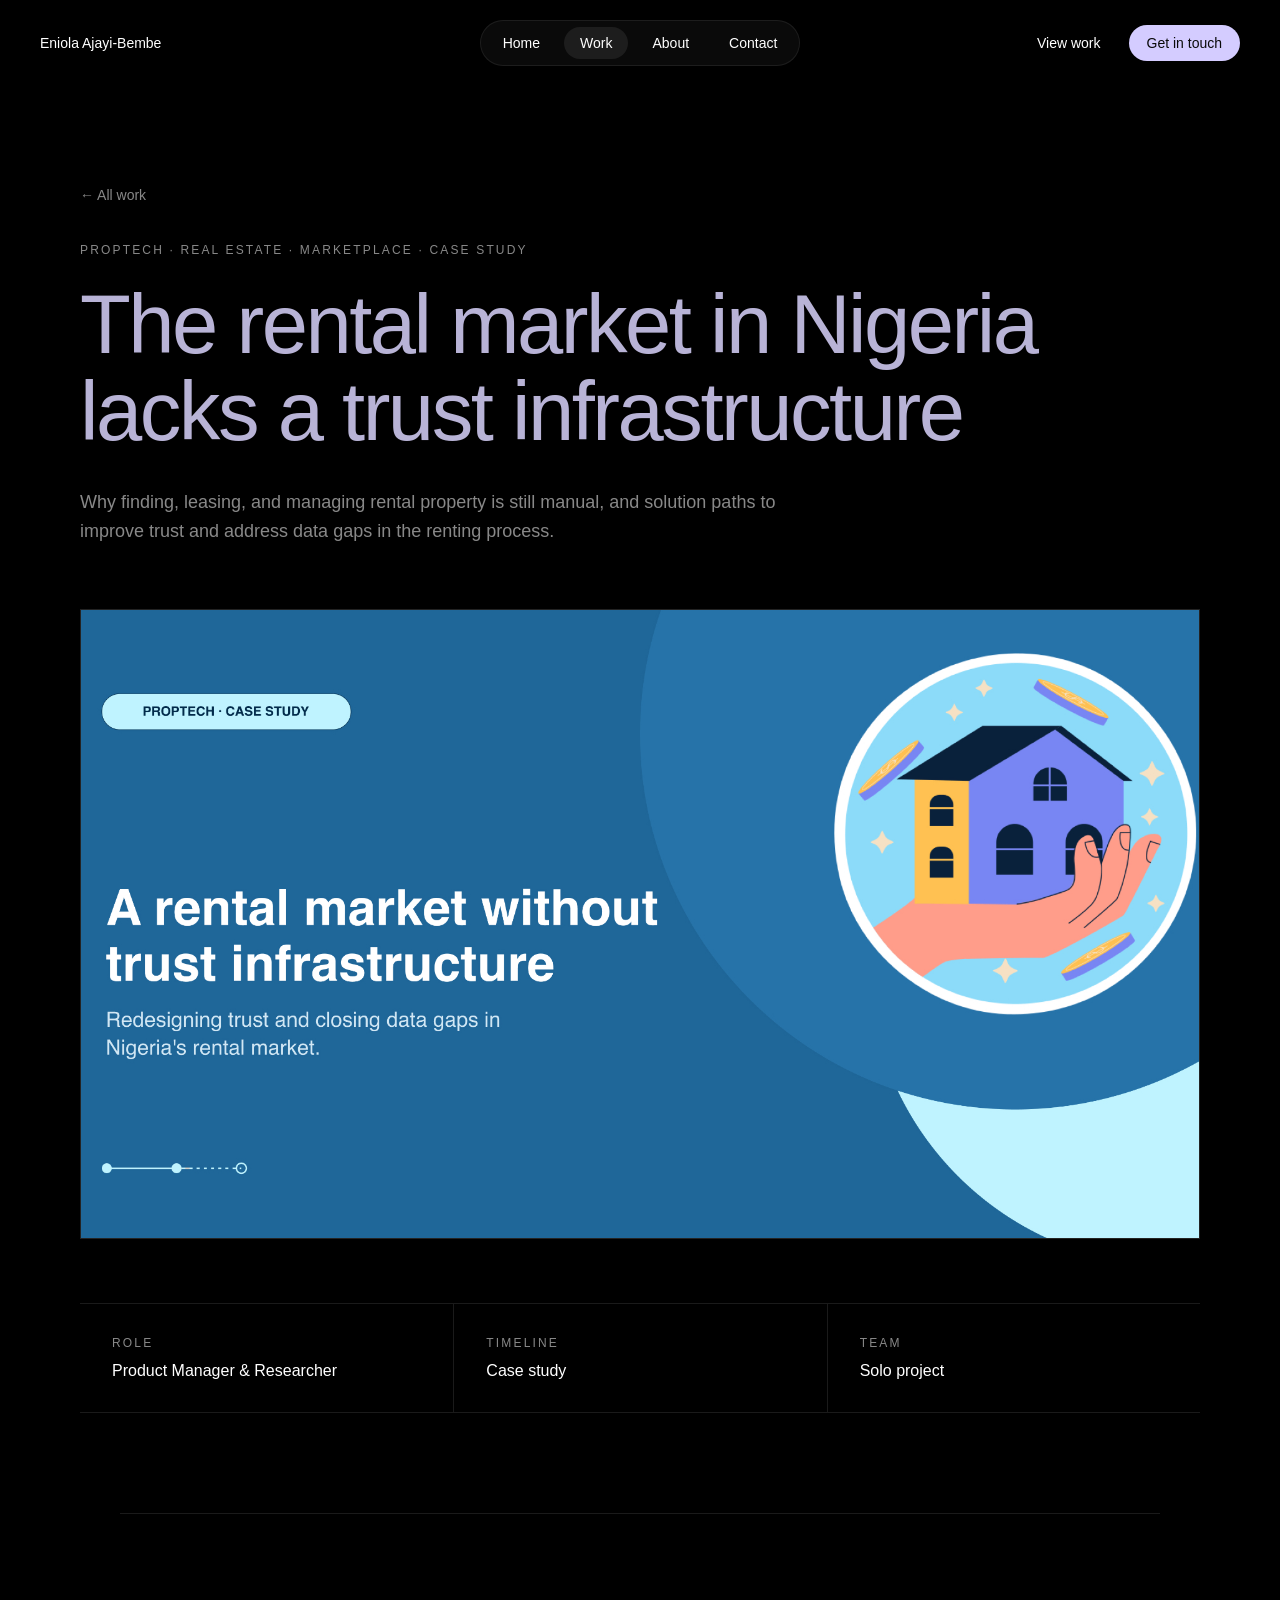
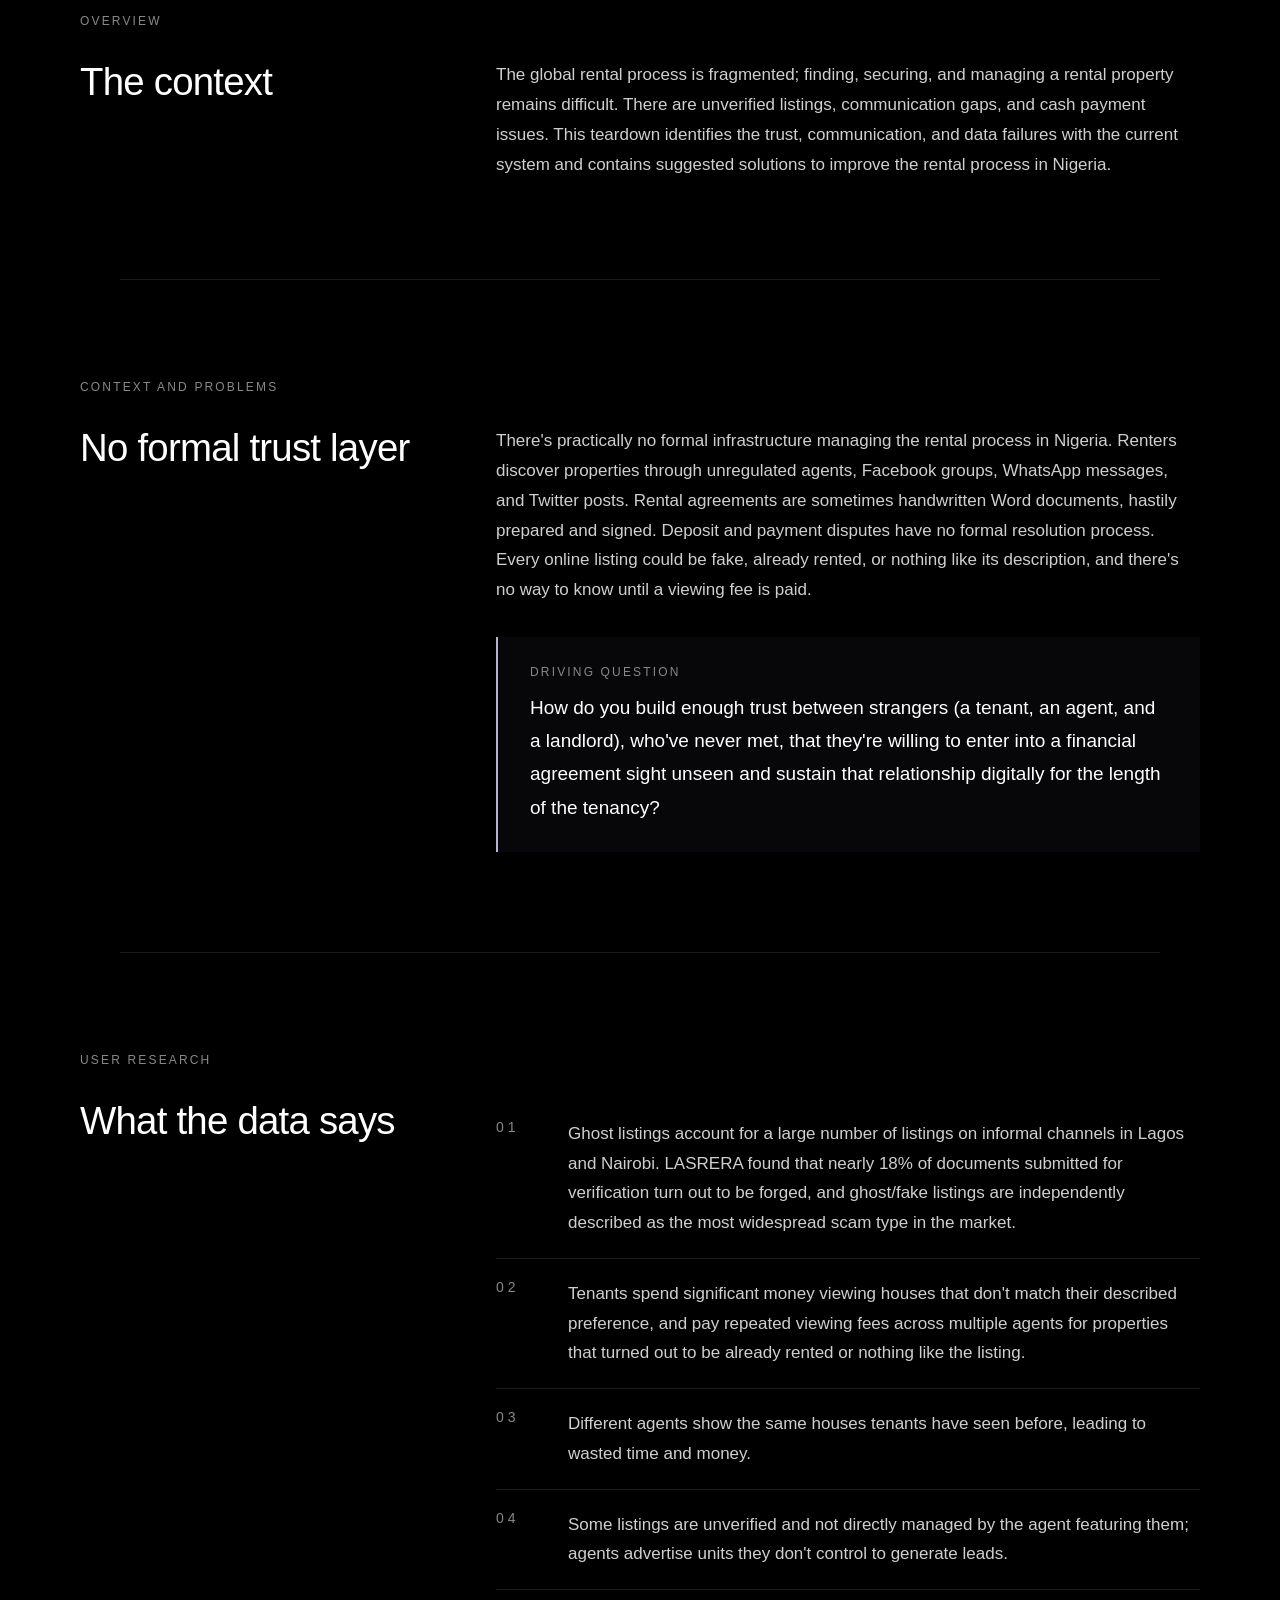
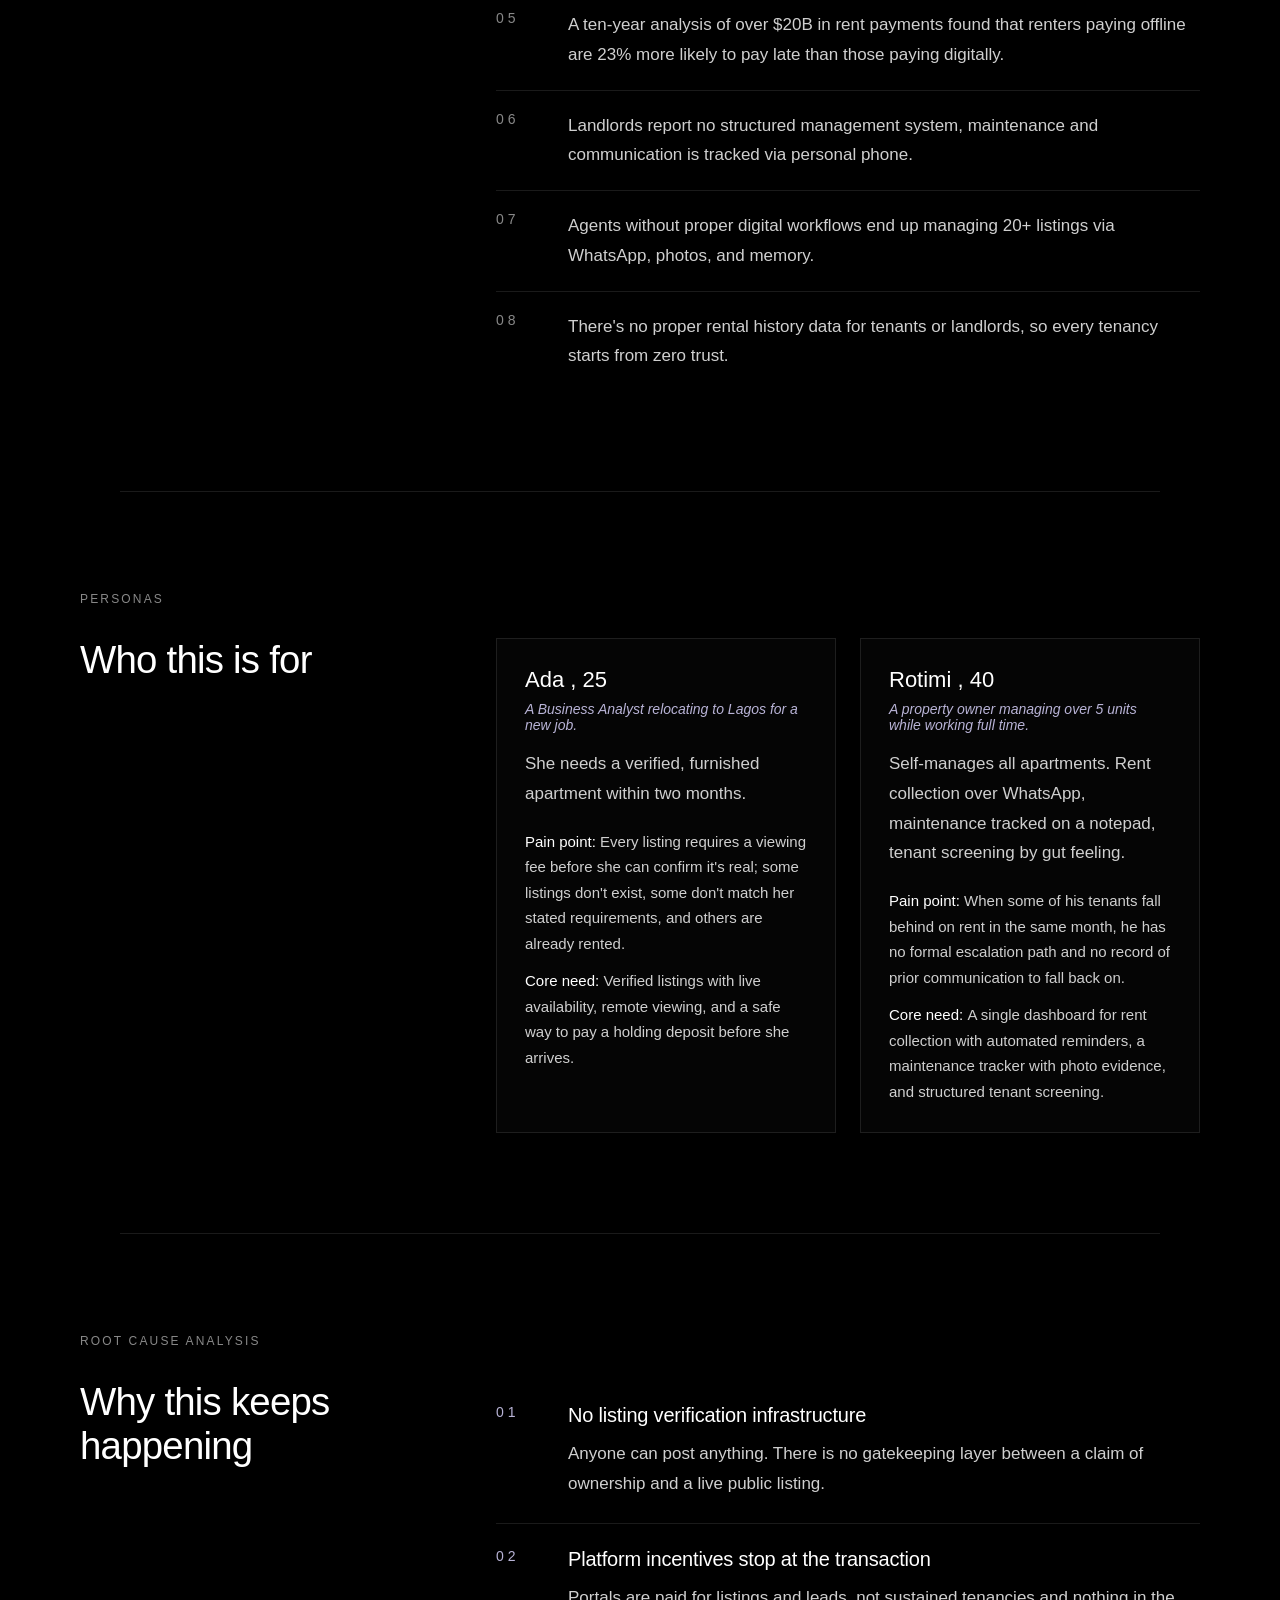
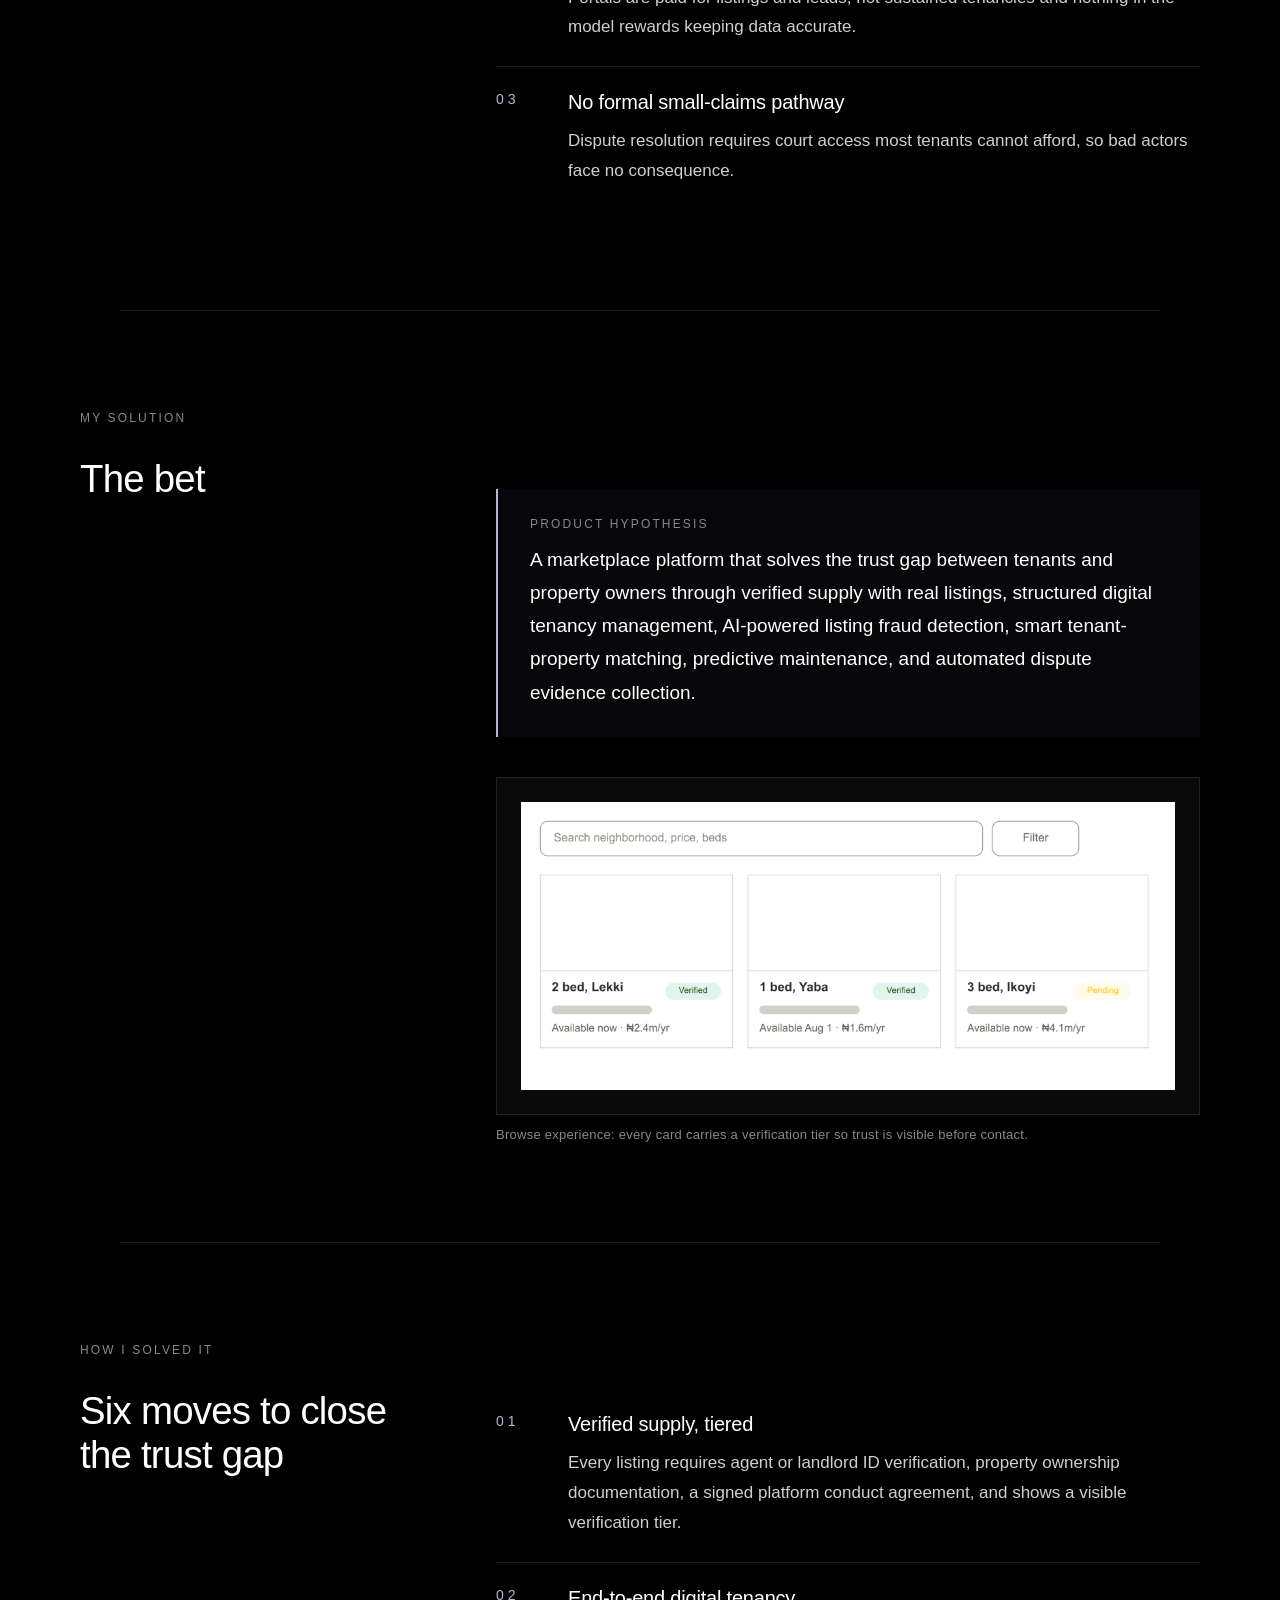
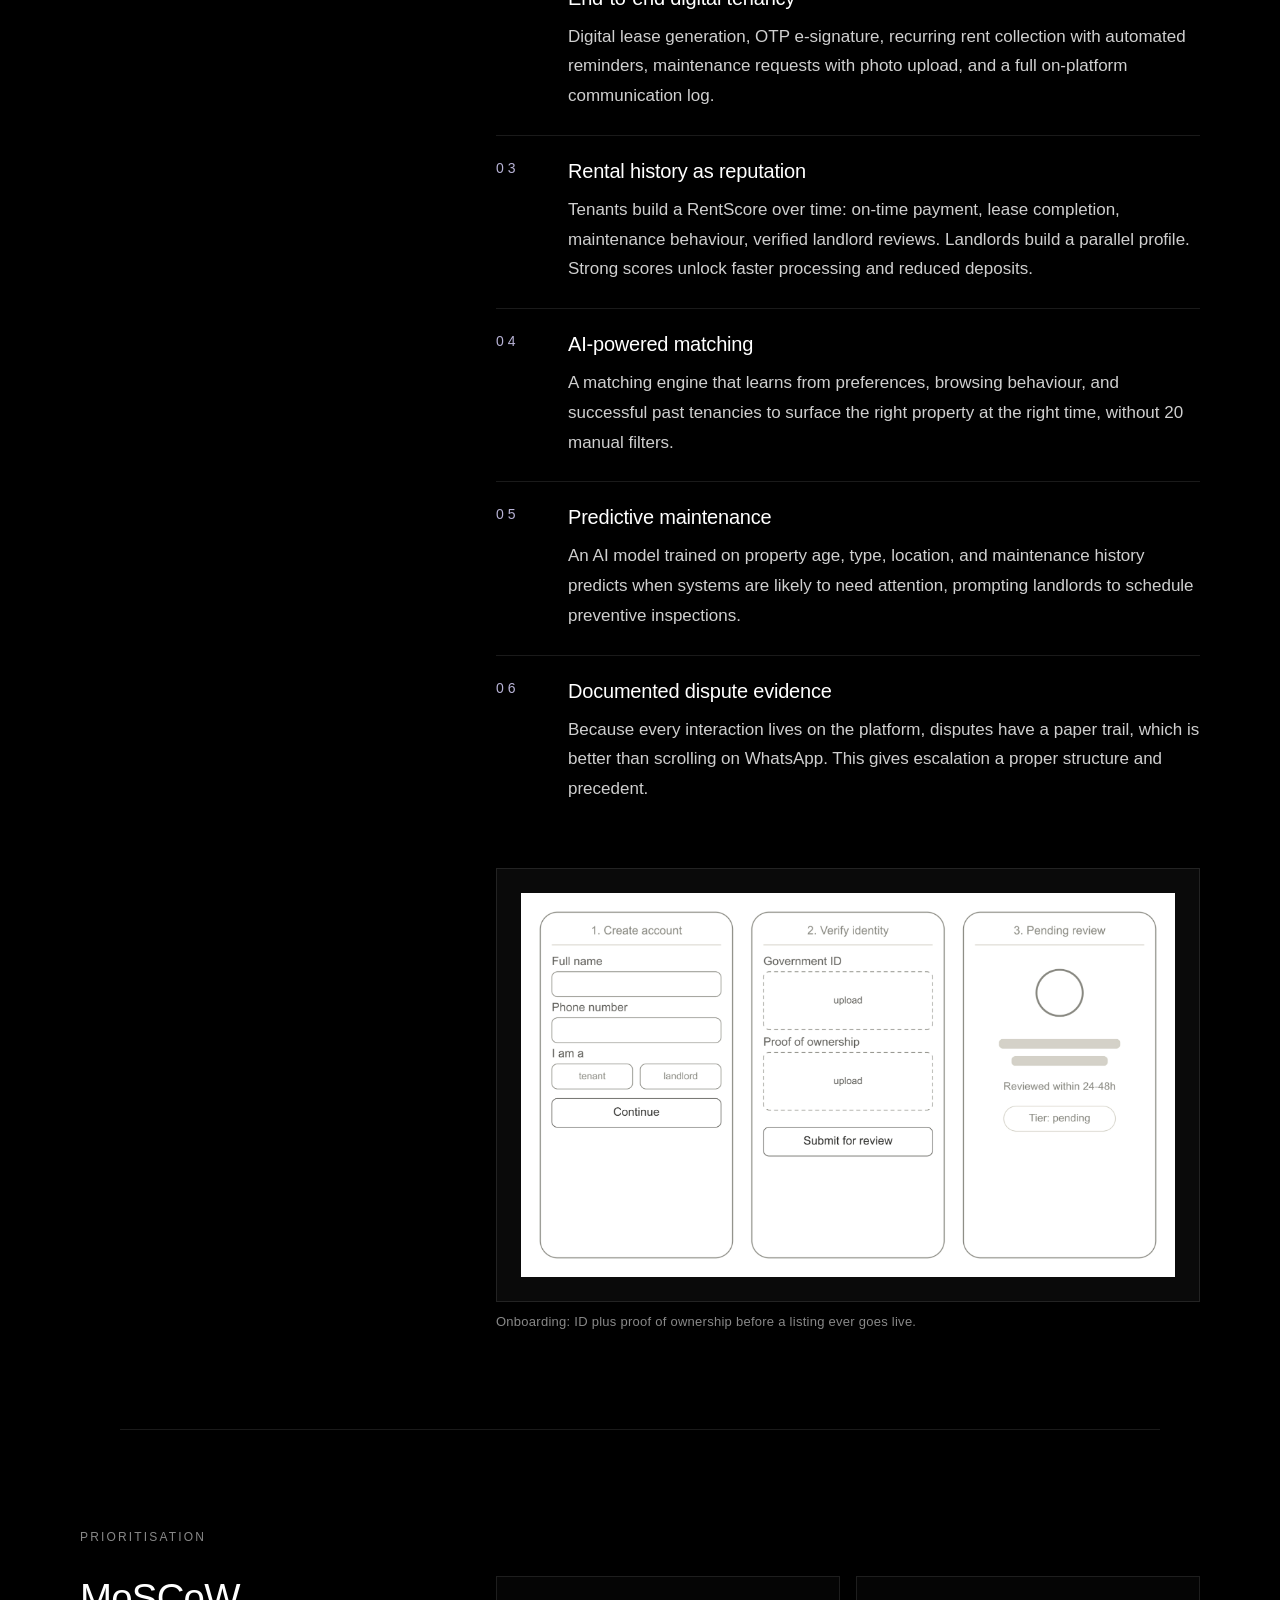
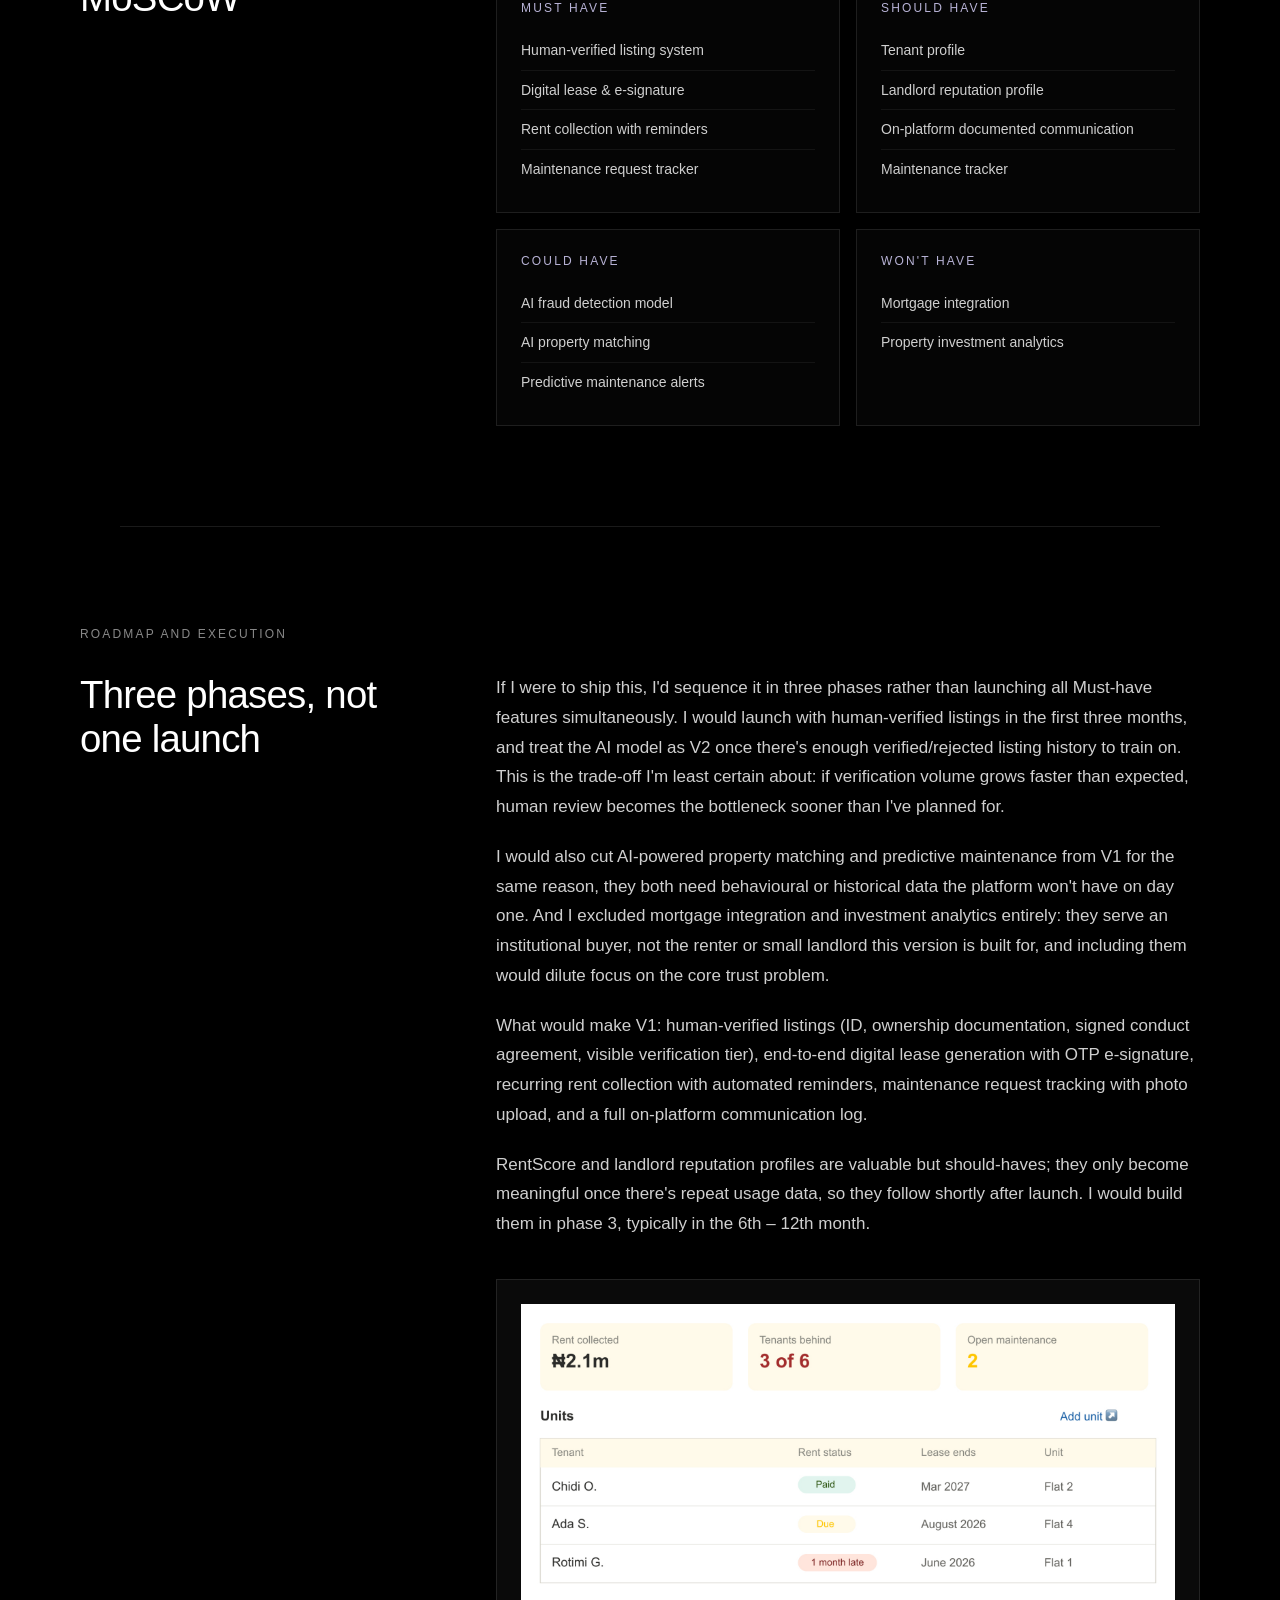
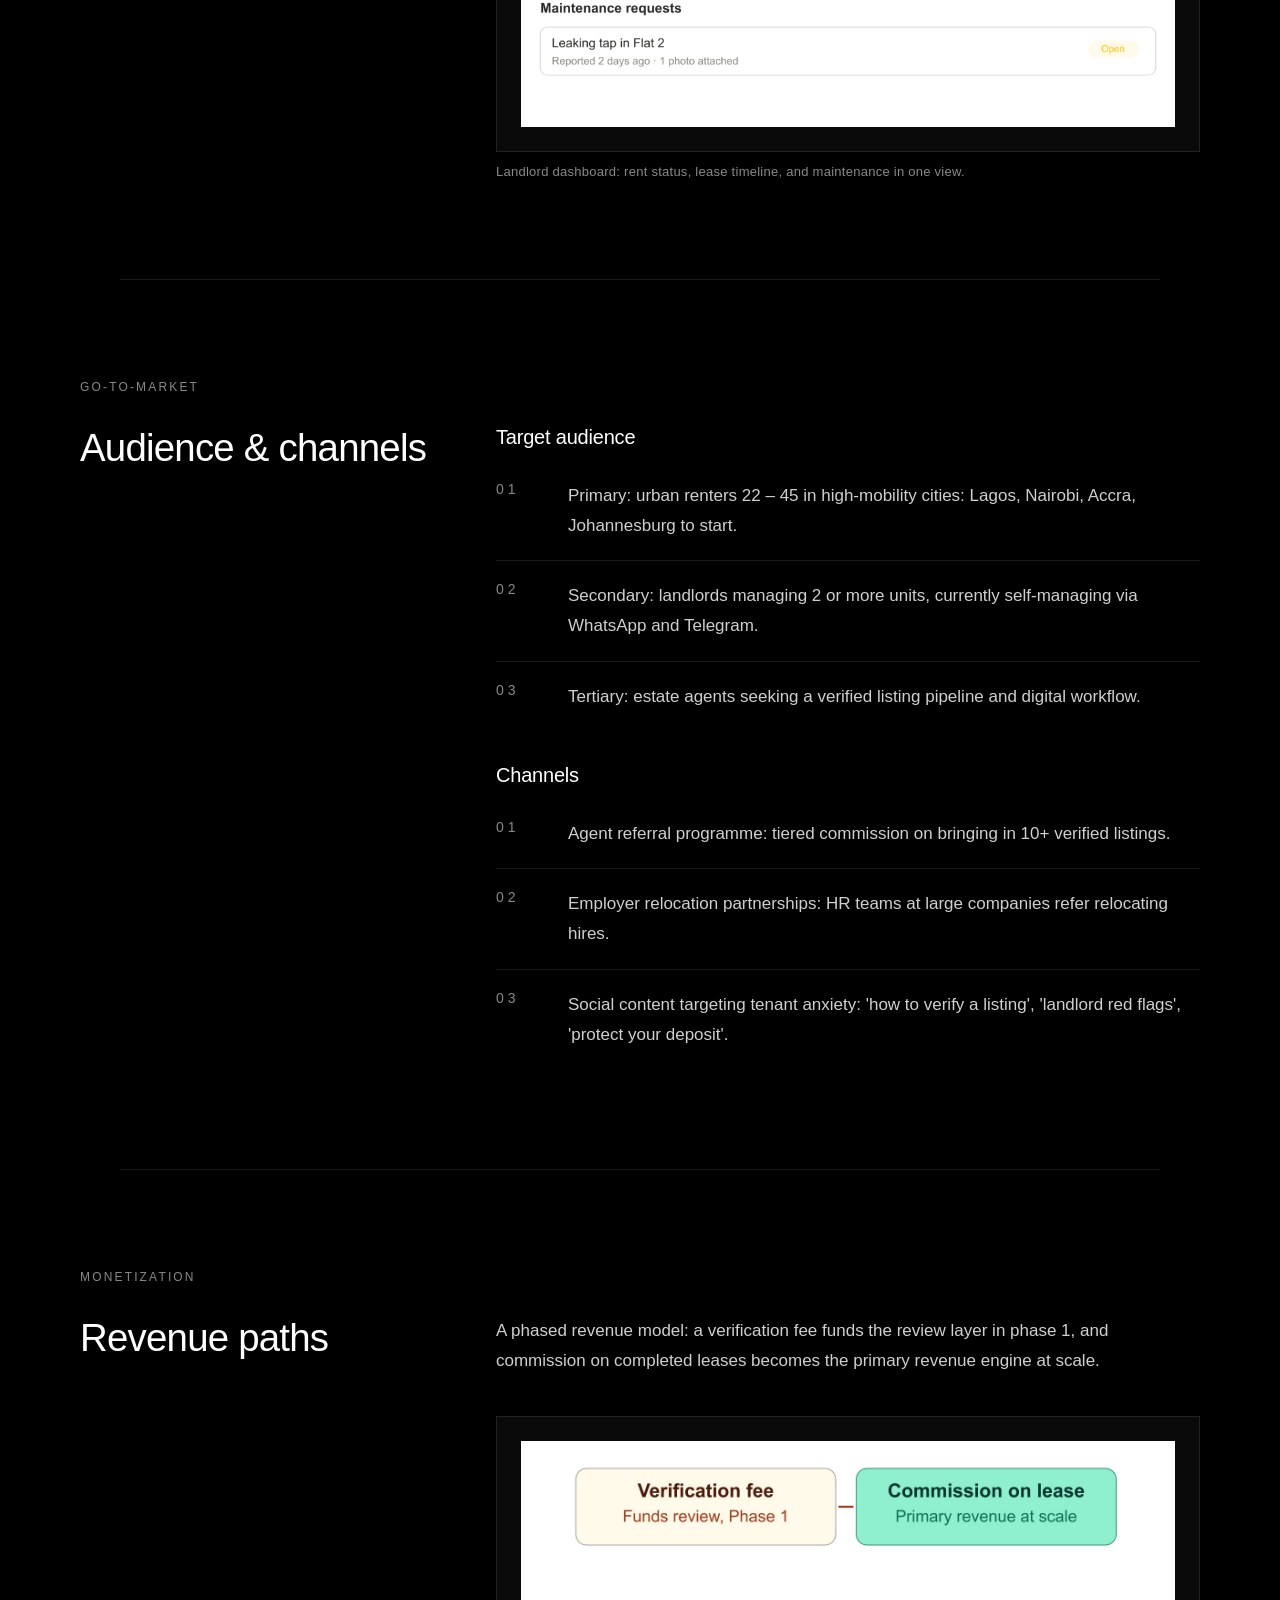
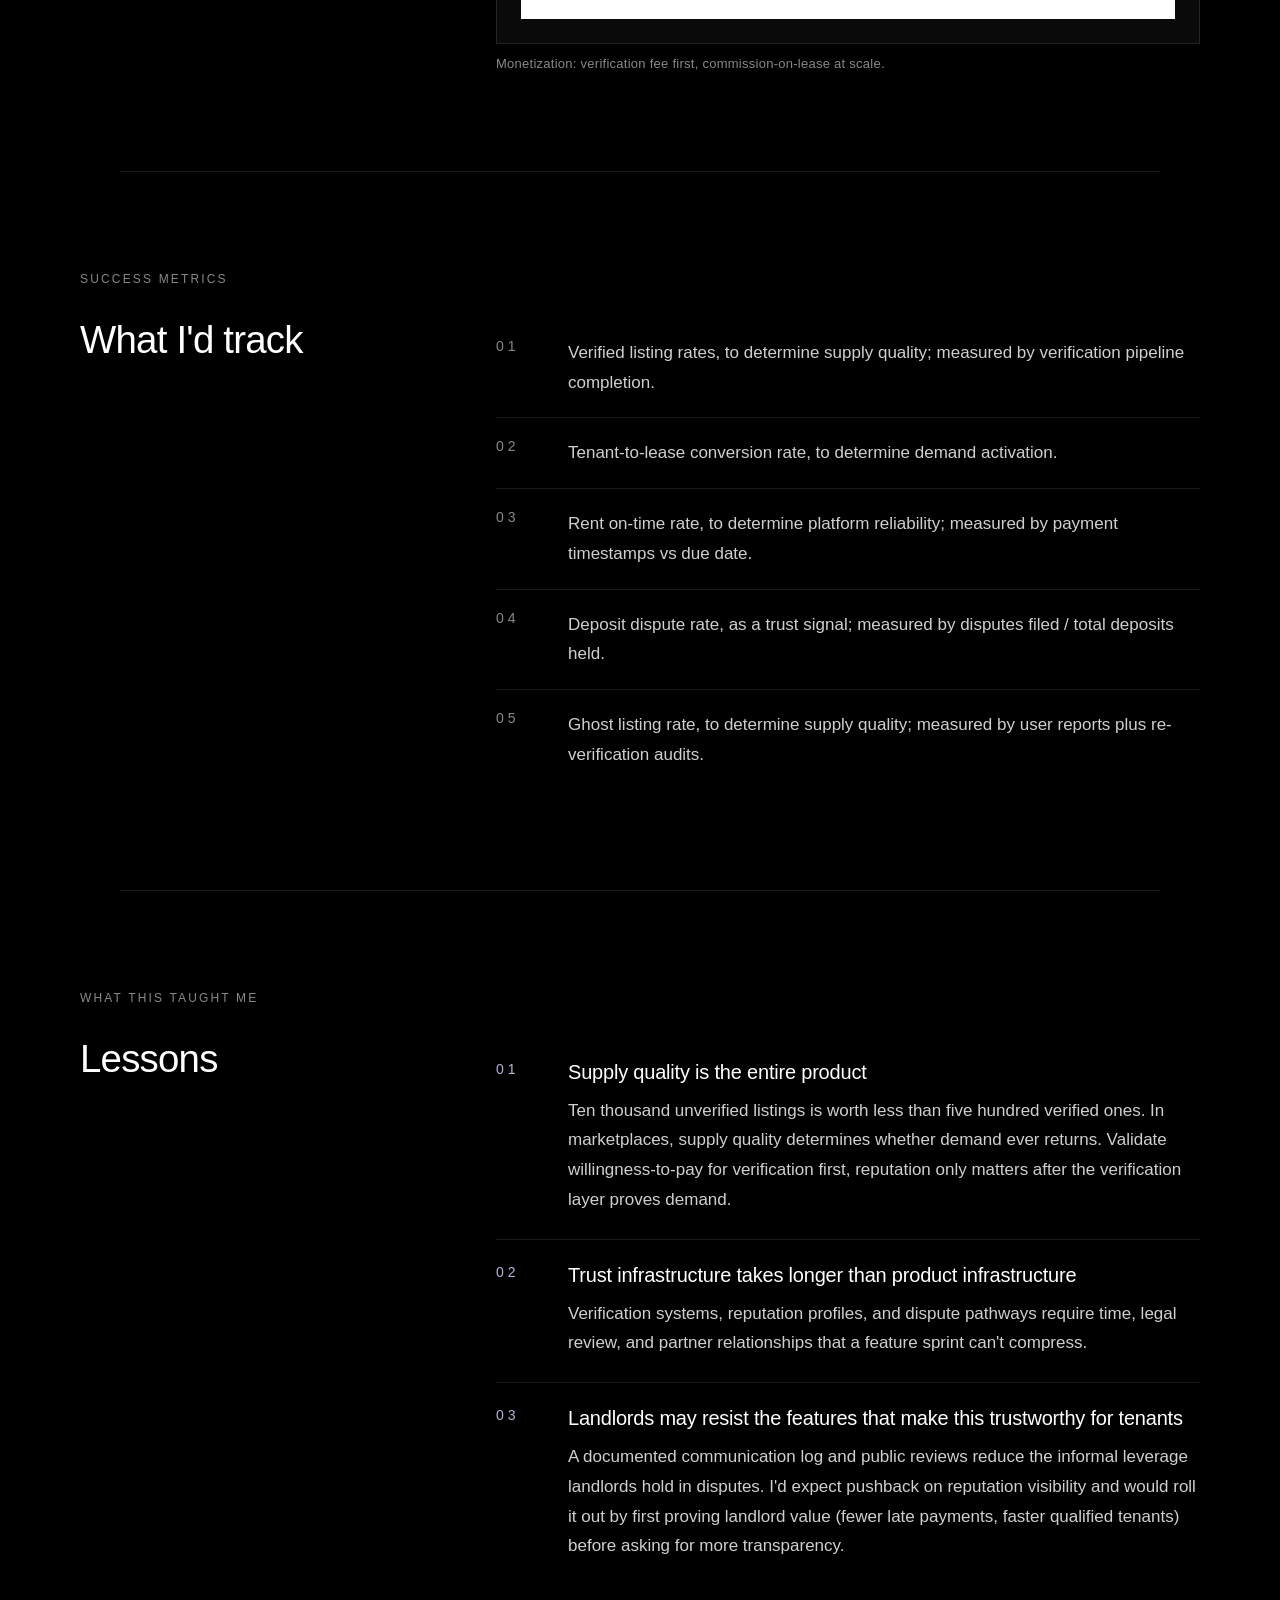
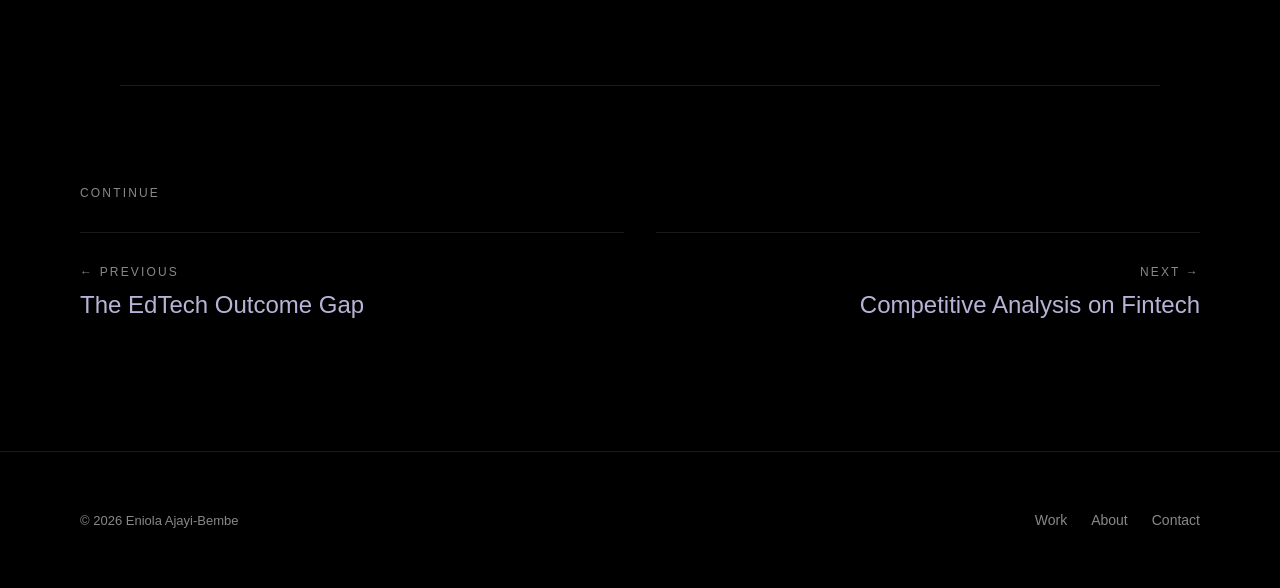
<file: work-proptech-trust.html>
<!DOCTYPE html>
<html lang="en">
<head>
<meta charset="utf-8"/>





<title>
   The rental trust infrastructure — Eniola Ajayi-Bembe
  </title>
<meta content="website" property="og:type"/>
<meta content="Why finding, leasing, and managing rental property is still manual, and solution paths to improve trust and address data gaps in the renting process." name="description"/>
<meta content="PropTech — Case Study" property="og:title"/>
<meta content="Why finding, leasing, and managing rental property is still manual, and solution paths to improve trust and address data gaps in the renting process." property="og:description"/>

<meta content="summary_large_image" name="twitter:card"/>

<link href="favicon.svg" rel="icon" type="image/svg+xml"/>
<link href="https://fonts.googleapis.com" rel="preconnect"/>
<link crossorigin="anonymous" href="https://fonts.gstatic.com" rel="preconnect"/>
<meta content="width=device-width, initial-scale=1" name="viewport"/>
<link href="styles.css" rel="stylesheet"/>
<script defer="True" src="script.js">
</script>
</head>
<body>
<div class="s1">
<nav class="s2">
<div class="s3">
<a class="s4" href="index.html">
      Eniola Ajayi-Bembe
     </a>
<div class="s5">
<a class="s7" href="index.html">
       Home
      </a>
<a aria-current="page" class="s6" href="work.html">
       Work
      </a>
<a class="s7" href="about.html">
       About
      </a>
<a class="s7" href="contact.html">
       Contact
      </a>
</div>
<div class="s8">
<a aria-current="page" class="active s9" href="work.html">
       View work
      </a>
<a class="s10" href="mailto:eniolaajayibembe@gmail.com">
       Get in touch
      </a>
</div>
</div>
</nav>
<section class="s11 reveal">
<div class="s12">
<a aria-current="page" class="active s108" href="work.html">
      ← All work
     </a>
<div class="s109">
      PropTech · Real Estate · Marketplace · Case Study
     </div>
<h1 class="s110">
      The rental market in Nigeria lacks a trust infrastructure
     </h1>
<p class="s101">
      Why finding, leasing, and managing rental property is still manual, and solution paths to improve trust and address data gaps in the renting process.
     </p>
<div class="s111">
<img alt="The rental market in Nigeria lacks a trust infrastructure" class="s112" src="assets/images/Proptech_cover_v2.jpg"/>
</div>
<div class="s113">
<div class="s114">
<div class="s53">
        Role
       </div>
<div class="s115">
        Product Manager &amp; Researcher
       </div>
</div>
<div class="s116">
<div class="s53">
        Timeline
       </div>
<div class="s115">
        Case study
       </div>
</div>
<div class="s116">
<div class="s53">
        Team
       </div>
<div class="s115">
        Solo project
       </div>
</div>
</div>
</div>
</section>
<hr class="s23"/>
<section class="s11 reveal">
<div class="s12">
<div class="s24">
      Overview
     </div>
<div class="s117">
<h2 class="s118">
       The context
      </h2>
<div>
<p class="s119">
        The global rental process is fragmented; finding, securing, and managing a rental property remains difficult. There are unverified listings, communication gaps, and cash payment issues. This teardown identifies the trust, communication, and data failures with the current system and contains suggested solutions to improve the rental process in Nigeria.
       </p>
</div>
</div>
</div>
</section>
<hr class="s23"/>
<section class="s32 reveal">
<div class="s12">
<div class="s24">
      Context and Problems
     </div>
<div class="s117">
<h2 class="s118">
       No formal trust layer
      </h2>
<div>
<p class="s119">
        There's practically no formal infrastructure managing the rental process in Nigeria. Renters discover properties through unregulated agents, Facebook groups, WhatsApp messages, and Twitter posts. Rental agreements are sometimes handwritten Word documents, hastily prepared and signed. Deposit and payment disputes have no formal resolution process. Every online listing could be fake, already rented, or nothing like its description, and there's no way to know until a viewing fee is paid.
       </p>
<div class="s124">
<div class="s125">
         Driving question
        </div>
<p class="s126">
         How do you build enough trust between strangers (a tenant, an agent, and a landlord), who've never met, that they're willing to enter into a financial agreement sight unseen and sustain that relationship digitally for the length of the tenancy?
        </p>
</div>
</div>
</div>
</div>
</section>
<hr class="s23"/>
<section class="s32 reveal">
<div class="s12">
<div class="s24">
      User Research
     </div>
<div class="s117">
<h2 class="s118">
       What the data says
      </h2>
<div>
<ol class="s127">
<li class="s136">
<div class="s135">
          0
          <!-- -->
          1
         </div>
<p class="s119">
          Ghost listings account for a large number of listings on informal channels in Lagos and Nairobi. LASRERA found that nearly 18% of documents submitted for verification turn out to be forged, and ghost/fake listings are independently described as the most widespread scam type in the market.
         </p>
</li>
<li class="s137">
<div class="s135">
          0
          <!-- -->
          2
         </div>
<p class="s119">
          Tenants spend significant money viewing houses that don't match their described preference, and pay repeated viewing fees across multiple agents for properties that turned out to be already rented or nothing like the listing.
         </p>
</li>
<li class="s137">
<div class="s135">
          0
          <!-- -->
          3
         </div>
<p class="s119">
          Different agents show the same houses tenants have seen before, leading to wasted time and money.
         </p>
</li>
<li class="s137">
<div class="s135">
          0
          <!-- -->
          4
         </div>
<p class="s119">
          Some listings are unverified and not directly managed by the agent featuring them; agents advertise units they don't control to generate leads.
         </p>
</li>
<li class="s137">
<div class="s135">
          0
          <!-- -->
          5
         </div>
<p class="s119">
          A ten-year analysis of over $20B in rent payments found that renters paying offline are 23% more likely to pay late than those paying digitally.
         </p>
</li>
<li class="s137">
<div class="s135">
          0
          <!-- -->
          6
         </div>
<p class="s119">
          Landlords report no structured management system, maintenance and communication is tracked via personal phone.
         </p>
</li>
<li class="s137">
<div class="s135">
          0
          <!-- -->
          7
         </div>
<p class="s119">
          Agents without proper digital workflows end up managing 20+ listings via WhatsApp, photos, and memory.
         </p>
</li>
<li class="s137">
<div class="s135">
          0
          <!-- -->
          8
         </div>
<p class="s119">
          There's no proper rental history data for tenants or landlords, so every tenancy starts from zero trust.
         </p>
</li>
</ol>
</div>
</div>
</div>
</section>
<hr class="s23"/>
<section class="s32 reveal">
<div class="s12">
<div class="s24">
      Personas
     </div>
<div class="s117">
<h2 class="s118">
       Who this is for
      </h2>
<div>
<div class="s146">
<div class="s147">
<div class="s148">
          Ada
          <!-- -->
          ,
          <!-- -->
          25
         </div>
<div class="s149">
          A Business Analyst relocating to Lagos for a new job.
         </div>
<p class="s122">
          She needs a verified, furnished apartment within two months.
         </p>
<div class="s150">
<p class="s151">
<span class="s152">
            Pain point:
           </span>
           Every listing requires a viewing fee before she can confirm it's real; some listings don't exist, some don't match her stated requirements, and others are already rented.
          </p>
<p class="s153">
<span class="s152">
            Core need:
           </span>
           Verified listings with live availability, remote viewing, and a safe way to pay a holding deposit before she arrives.
          </p>
</div>
</div>
<div class="s147">
<div class="s148">
          Rotimi
          <!-- -->
          ,
          <!-- -->
          40
         </div>
<div class="s149">
          A property owner managing over 5 units while working full time.
         </div>
<p class="s122">
          Self-manages all apartments. Rent collection over WhatsApp, maintenance tracked on a notepad, tenant screening by gut feeling.
         </p>
<div class="s150">
<p class="s151">
<span class="s152">
            Pain point:
           </span>
           When some of his tenants fall behind on rent in the same month, he has no formal escalation path and no record of prior communication to fall back on.
          </p>
<p class="s153">
<span class="s152">
            Core need:
           </span>
           A single dashboard for rent collection with automated reminders, a maintenance tracker with photo evidence, and structured tenant screening.
          </p>
</div>
</div>
</div>
</div>
</div>
</div>
</section>
<hr class="s23"/>
<section class="s32 reveal">
<div class="s12">
<div class="s24">
      Root Cause Analysis
     </div>
<div class="s117">
<h2 class="s118">
       Why this keeps happening
      </h2>
<div>
<ol class="s127">
<li class="s128">
<div class="s129">
          0
          <!-- -->
          1
         </div>
<div>
<h3 class="s121">
           No listing verification infrastructure
          </h3>
<p class="s119">
           Anyone can post anything. There is no gatekeeping layer between a claim of ownership and a live public listing.
          </p>
</div>
</li>
<li class="s130">
<div class="s129">
          0
          <!-- -->
          2
         </div>
<div>
<h3 class="s121">
           Platform incentives stop at the transaction
          </h3>
<p class="s119">
           Portals are paid for listings and leads, not sustained tenancies and nothing in the model rewards keeping data accurate.
          </p>
</div>
</li>
<li class="s130">
<div class="s129">
          0
          <!-- -->
          3
         </div>
<div>
<h3 class="s121">
           No formal small-claims pathway
          </h3>
<p class="s119">
           Dispute resolution requires court access most tenants cannot afford, so bad actors face no consequence.
          </p>
</div>
</li>
</ol>
</div>
</div>
</div>
</section>
<hr class="s23"/>
<section class="s32 reveal">
<div class="s12">
<div class="s24">
      My Solution
     </div>
<div class="s117">
<h2 class="s118">
       The bet
      </h2>
<div>
<div class="s124">
<div class="s125">
         Product hypothesis
        </div>
<p class="s126">
         A marketplace platform that solves the trust gap between tenants and property owners through verified supply with real listings, structured digital tenancy management, AI-powered listing fraud detection, smart tenant-property matching, predictive maintenance, and automated dispute evidence collection.
        </p>
</div>
<figure class="s142">
<div class="s143">
<img alt="Browse listing: search bar with verified and pending status chips on each result." class="s144" src="assets/images/proptech_browse_listing.jpg"/>
</div>
<figcaption class="s145">
         Browse experience: every card carries a verification tier so trust is visible before contact.
        </figcaption>
</figure>
</div>
</div>
</div>
</section>
<hr class="s23"/>
<section class="s32 reveal">
<div class="s12">
<div class="s24">
      How I Solved It
     </div>
<div class="s117">
<h2 class="s118">
       Six moves to close the trust gap
      </h2>
<div>
<ol class="s127">
<li class="s128">
<div class="s129">
          0
          <!-- -->
          1
         </div>
<div>
<h3 class="s121">
           Verified supply, tiered
          </h3>
<p class="s119">
           Every listing requires agent or landlord ID verification, property ownership documentation, a signed platform conduct agreement, and shows a visible verification tier.
          </p>
</div>
</li>
<li class="s130">
<div class="s129">
          0
          <!-- -->
          2
         </div>
<div>
<h3 class="s121">
           End-to-end digital tenancy
          </h3>
<p class="s119">
           Digital lease generation, OTP e-signature, recurring rent collection with automated reminders, maintenance requests with photo upload, and a full on-platform communication log.
          </p>
</div>
</li>
<li class="s130">
<div class="s129">
          0
          <!-- -->
          3
         </div>
<div>
<h3 class="s121">
           Rental history as reputation
          </h3>
<p class="s119">
           Tenants build a RentScore over time: on-time payment, lease completion, maintenance behaviour, verified landlord reviews. Landlords build a parallel profile. Strong scores unlock faster processing and reduced deposits.
          </p>
</div>
</li>
<li class="s130">
<div class="s129">
          0
          <!-- -->
          4
         </div>
<div>
<h3 class="s121">
           AI-powered matching
          </h3>
<p class="s119">
           A matching engine that learns from preferences, browsing behaviour, and successful past tenancies to surface the right property at the right time, without 20 manual filters.
          </p>
</div>
</li>
<li class="s130">
<div class="s129">
          0
          <!-- -->
          5
         </div>
<div>
<h3 class="s121">
           Predictive maintenance
          </h3>
<p class="s119">
           An AI model trained on property age, type, location, and maintenance history predicts when systems are likely to need attention, prompting landlords to schedule preventive inspections.
          </p>
</div>
</li>
<li class="s130">
<div class="s129">
          0
          <!-- -->
          6
         </div>
<div>
<h3 class="s121">
           Documented dispute evidence
          </h3>
<p class="s119">
           Because every interaction lives on the platform, disputes have a paper trail, which is better than scrolling on WhatsApp. This gives escalation a proper structure and precedent.
          </p>
</div>
</li>
</ol>
<figure class="s142">
<div class="s143">
<img alt="Onboarding flow: create account, verify identity with government ID and proof of ownership, pending review with 24–48h SLA." class="s144" src="assets/images/proptech_onboarding_flow.jpg"/>
</div>
<figcaption class="s145">
         Onboarding: ID plus proof of ownership before a listing ever goes live.
        </figcaption>
</figure>
</div>
</div>
</div>
</section>
<hr class="s23"/>
<section class="s32 reveal">
<div class="s12">
<div class="s24">
      Prioritisation
     </div>
<div class="s117">
<h2 class="s118">
       MoSCoW
      </h2>
<div>
<div class="s179">
<div class="s180">
<div class="s181">
          Must have
         </div>
<ul class="s127">
<li class="s182">
           Human-verified listing system
          </li>
<li class="s183">
           Digital lease &amp; e-signature
          </li>
<li class="s183">
           Rent collection with reminders
          </li>
<li class="s183">
           Maintenance request tracker
          </li>
</ul>
</div>
<div class="s180">
<div class="s181">
          Should have
         </div>
<ul class="s127">
<li class="s182">
           Tenant profile
          </li>
<li class="s183">
           Landlord reputation profile
          </li>
<li class="s183">
           On-platform documented communication
          </li>
<li class="s183">
           Maintenance tracker
          </li>
</ul>
</div>
<div class="s180">
<div class="s181">
          Could have
         </div>
<ul class="s127">
<li class="s182">
           AI fraud detection model
          </li>
<li class="s183">
           AI property matching
          </li>
<li class="s183">
           Predictive maintenance alerts
          </li>
</ul>
</div>
<div class="s180">
<div class="s181">
          Won't have
         </div>
<ul class="s127">
<li class="s182">
           Mortgage integration
          </li>
<li class="s183">
           Property investment analytics
          </li>
</ul>
</div>
</div>
</div>
</div>
</div>
</section>
<hr class="s23"/>
<section class="s32 reveal">
<div class="s12">
<div class="s24">
      Roadmap and Execution
     </div>
<div class="s117">
<h2 class="s118">
       Three phases, not one launch
      </h2>
<div>
<p class="s119">
        If I were to ship this, I'd sequence it in three phases rather than launching all Must-have features simultaneously. I would launch with human-verified listings in the first three months, and treat the AI model as V2 once there's enough verified/rejected listing history to train on. This is the trade-off I'm least certain about: if verification volume grows faster than expected, human review becomes the bottleneck sooner than I've planned for.
       </p>
<p class="s120">
        I would also cut AI-powered property matching and predictive maintenance from V1 for the same reason, they both need behavioural or historical data the platform won't have on day one. And I excluded mortgage integration and investment analytics entirely: they serve an institutional buyer, not the renter or small landlord this version is built for, and including them would dilute focus on the core trust problem.
       </p>
<p class="s120">
        What would make V1: human-verified listings (ID, ownership documentation, signed conduct agreement, visible verification tier), end-to-end digital lease generation with OTP e-signature, recurring rent collection with automated reminders, maintenance request tracking with photo upload, and a full on-platform communication log.
       </p>
<p class="s120">
        RentScore and landlord reputation profiles are valuable but should-haves; they only become meaningful once there's repeat usage data, so they follow shortly after launch. I would build them in phase 3, typically in the 6th – 12th month.
       </p>
<figure class="s142">
<div class="s143">
<img alt="Landlord dashboard: rent collected, tenants behind, open maintenance, unit list with rent status and lease end." class="s144" src="assets/images/proptech_landlord_dashboard.jpg"/>
</div>
<figcaption class="s145">
         Landlord dashboard: rent status, lease timeline, and maintenance in one view.
        </figcaption>
</figure>
</div>
</div>
</div>
</section>
<hr class="s23"/>
<section class="s32 reveal">
<div class="s12">
<div class="s24">
      Go-to-Market
     </div>
<div class="s117">
<h2 class="s118">
       Audience &amp; channels
      </h2>
<div>
<div class="s155">
<h3 class="s121">
         Target audience
        </h3>
<ol class="s127">
<li class="s136">
<div class="s135">
           0
           <!-- -->
           1
          </div>
<p class="s119">
           Primary: urban renters 22 – 45 in high-mobility cities: Lagos, Nairobi, Accra, Johannesburg to start.
          </p>
</li>
<li class="s137">
<div class="s135">
           0
           <!-- -->
           2
          </div>
<p class="s119">
           Secondary: landlords managing 2 or more units, currently self-managing via WhatsApp and Telegram.
          </p>
</li>
<li class="s137">
<div class="s135">
           0
           <!-- -->
           3
          </div>
<p class="s119">
           Tertiary: estate agents seeking a verified listing pipeline and digital workflow.
          </p>
</li>
</ol>
</div>
<div class="s156">
<h3 class="s121">
         Channels
        </h3>
<ol class="s127">
<li class="s136">
<div class="s135">
           0
           <!-- -->
           1
          </div>
<p class="s119">
           Agent referral programme: tiered commission on bringing in 10+ verified listings.
          </p>
</li>
<li class="s137">
<div class="s135">
           0
           <!-- -->
           2
          </div>
<p class="s119">
           Employer relocation partnerships: HR teams at large companies refer relocating hires.
          </p>
</li>
<li class="s137">
<div class="s135">
           0
           <!-- -->
           3
          </div>
<p class="s119">
           Social content targeting tenant anxiety: 'how to verify a listing', 'landlord red flags', 'protect your deposit'.
          </p>
</li>
</ol>
</div>
</div>
</div>
</div>
</section>
<hr class="s23"/>
<section class="s32 reveal">
<div class="s12">
<div class="s24">
      Monetization
     </div>
<div class="s117">
<h2 class="s118">
       Revenue paths
      </h2>
<div>
<p class="s119">
        A phased revenue model: a verification fee funds the review layer in phase 1, and commission on completed leases becomes the primary revenue engine at scale.
       </p>
<figure class="s142">
<div class="s143">
<img alt="Monetization: verification fee funds phase 1 review; commission on lease is primary revenue at scale." class="s144" src="assets/images/proptech_monetization.jpg"/>
</div>
<figcaption class="s145">
         Monetization: verification fee first, commission-on-lease at scale.
        </figcaption>
</figure>
</div>
</div>
</div>
</section>
<hr class="s23"/>
<section class="s32 reveal">
<div class="s12">
<div class="s24">
      Success Metrics
     </div>
<div class="s117">
<h2 class="s118">
       What I'd track
      </h2>
<div>
<ol class="s127">
<li class="s136">
<div class="s135">
          0
          <!-- -->
          1
         </div>
<p class="s119">
          Verified listing rates, to determine supply quality; measured by verification pipeline completion.
         </p>
</li>
<li class="s137">
<div class="s135">
          0
          <!-- -->
          2
         </div>
<p class="s119">
          Tenant-to-lease conversion rate, to determine demand activation.
         </p>
</li>
<li class="s137">
<div class="s135">
          0
          <!-- -->
          3
         </div>
<p class="s119">
          Rent on-time rate, to determine platform reliability; measured by payment timestamps vs due date.
         </p>
</li>
<li class="s137">
<div class="s135">
          0
          <!-- -->
          4
         </div>
<p class="s119">
          Deposit dispute rate, as a trust signal; measured by disputes filed / total deposits held.
         </p>
</li>
<li class="s137">
<div class="s135">
          0
          <!-- -->
          5
         </div>
<p class="s119">
          Ghost listing rate, to determine supply quality; measured by user reports plus re-verification audits.
         </p>
</li>
</ol>
</div>
</div>
</div>
</section>
<hr class="s23"/>
<section class="s32 reveal">
<div class="s12">
<div class="s24">
      What this taught me
     </div>
<div class="s117">
<h2 class="s118">
       Lessons
      </h2>
<div>
<ol class="s127">
<li class="s128">
<div class="s129">
          0
          <!-- -->
          1
         </div>
<div>
<h3 class="s121">
           Supply quality is the entire product
          </h3>
<p class="s119">
           Ten thousand unverified listings is worth less than five hundred verified ones. In marketplaces, supply quality determines whether demand ever returns. Validate willingness-to-pay for verification first, reputation only matters after the verification layer proves demand.
          </p>
</div>
</li>
<li class="s130">
<div class="s129">
          0
          <!-- -->
          2
         </div>
<div>
<h3 class="s121">
           Trust infrastructure takes longer than product infrastructure
          </h3>
<p class="s119">
           Verification systems, reputation profiles, and dispute pathways require time, legal review, and partner relationships that a feature sprint can't compress.
          </p>
</div>
</li>
<li class="s130">
<div class="s129">
          0
          <!-- -->
          3
         </div>
<div>
<h3 class="s121">
           Landlords may resist the features that make this trustworthy for tenants
          </h3>
<p class="s119">
           A documented communication log and public reviews reduce the informal leverage landlords hold in disputes. I'd expect pushback on reputation visibility and would roll it out by first proving landlord value (fewer late payments, faster qualified tenants) before asking for more transparency.
          </p>
</div>
</li>
</ol>
</div>
</div>
</div>
</section>
<hr class="s23"/>
<section class="s32 reveal">
<div class="s12">
<div class="s24">
      Continue
     </div>
<div class="s163">
<a class="s164" href="work-edtech-outcomes.html">
<div class="s125">
        ← Previous
       </div>
<div class="s141">
        The EdTech Outcome Gap
       </div>
</a>
<a class="s165" href="work-fintech-analysis.html">
<div class="s125">
        Next →
       </div>
<div class="s141">
        Competitive Analysis on Fintech
       </div>
</a>
</div>
</div>
</section>
<footer class="s55">
<div class="s56">
<div class="s57">
      ©
      <!-- -->
      2026
      <!-- -->
      Eniola Ajayi-Bembe
     </div>
<div class="s58">
<a aria-current="page" class="active s59" href="work.html">
       Work
      </a>
<a class="s59" href="about.html">
       About
      </a>
<a class="s59" href="contact.html">
       Contact
      </a>
</div>
</div>
</footer>
</div>
</body>
</html>
</file>
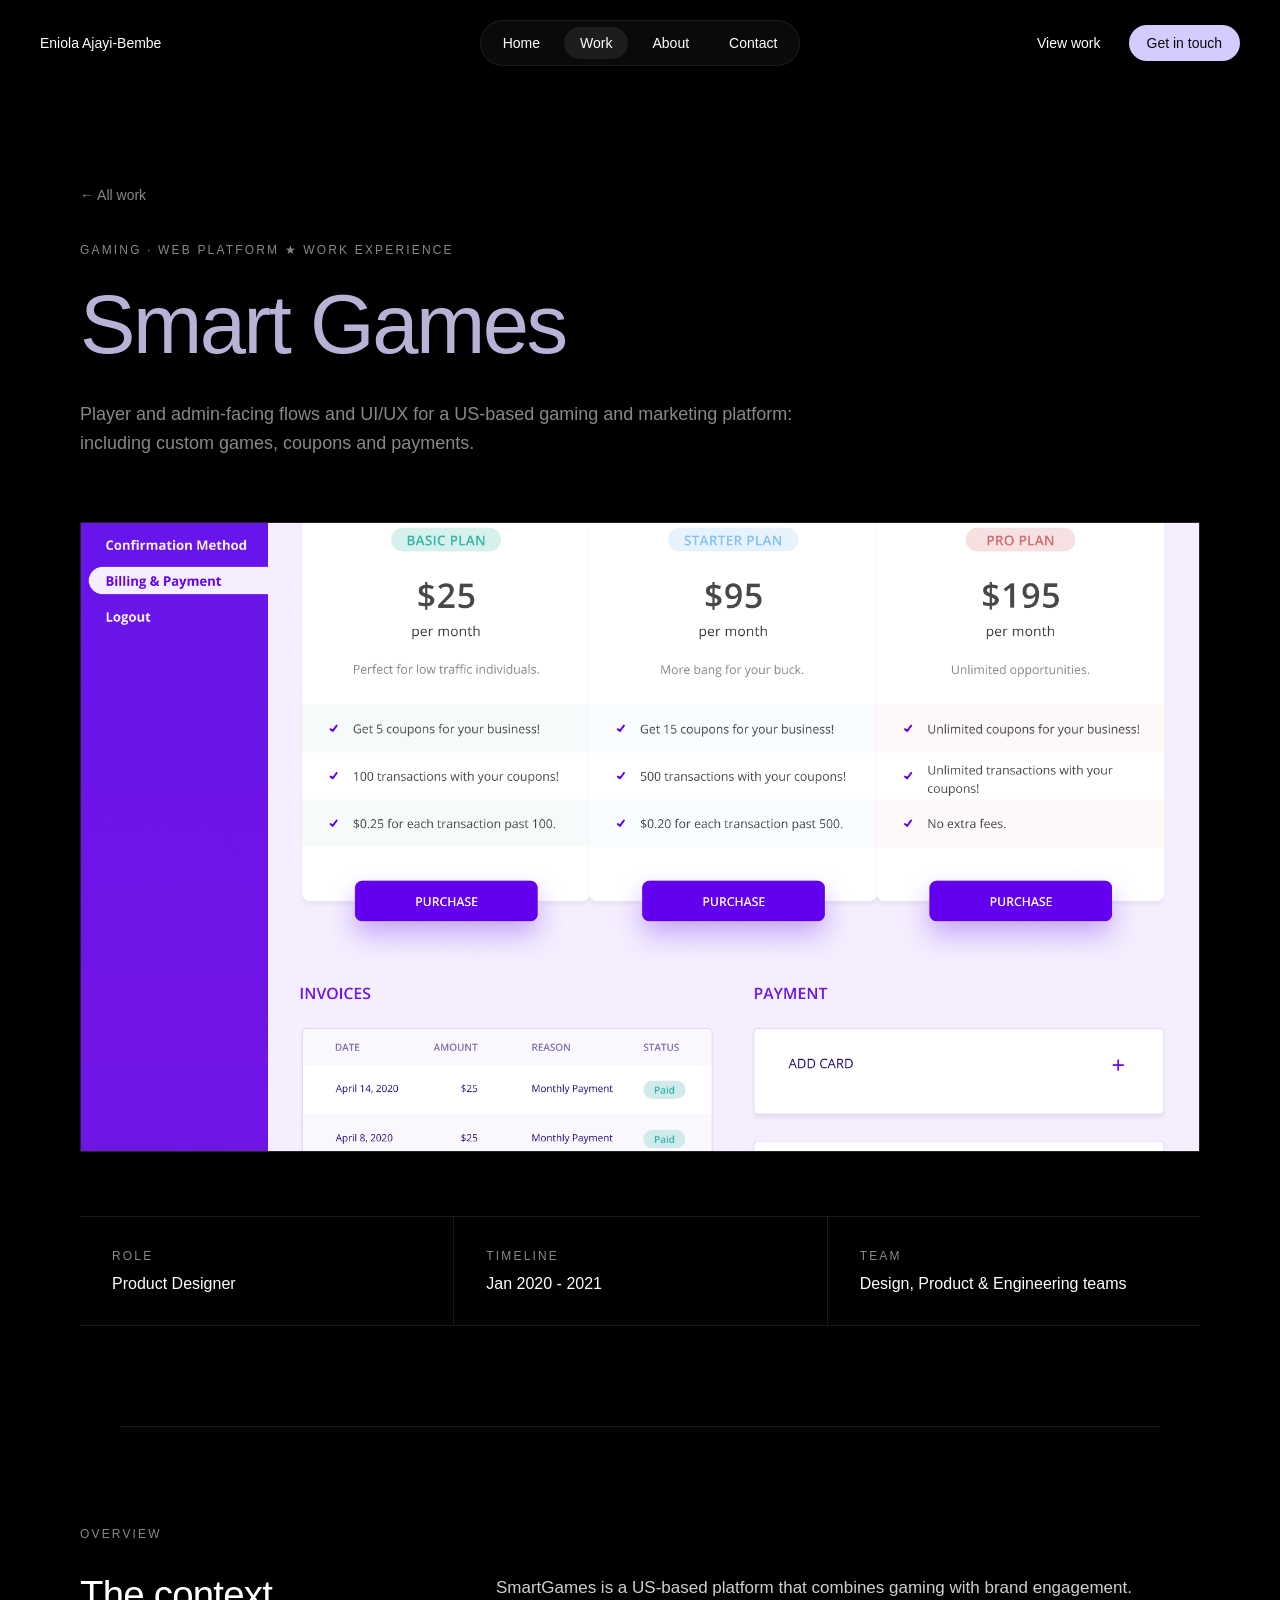
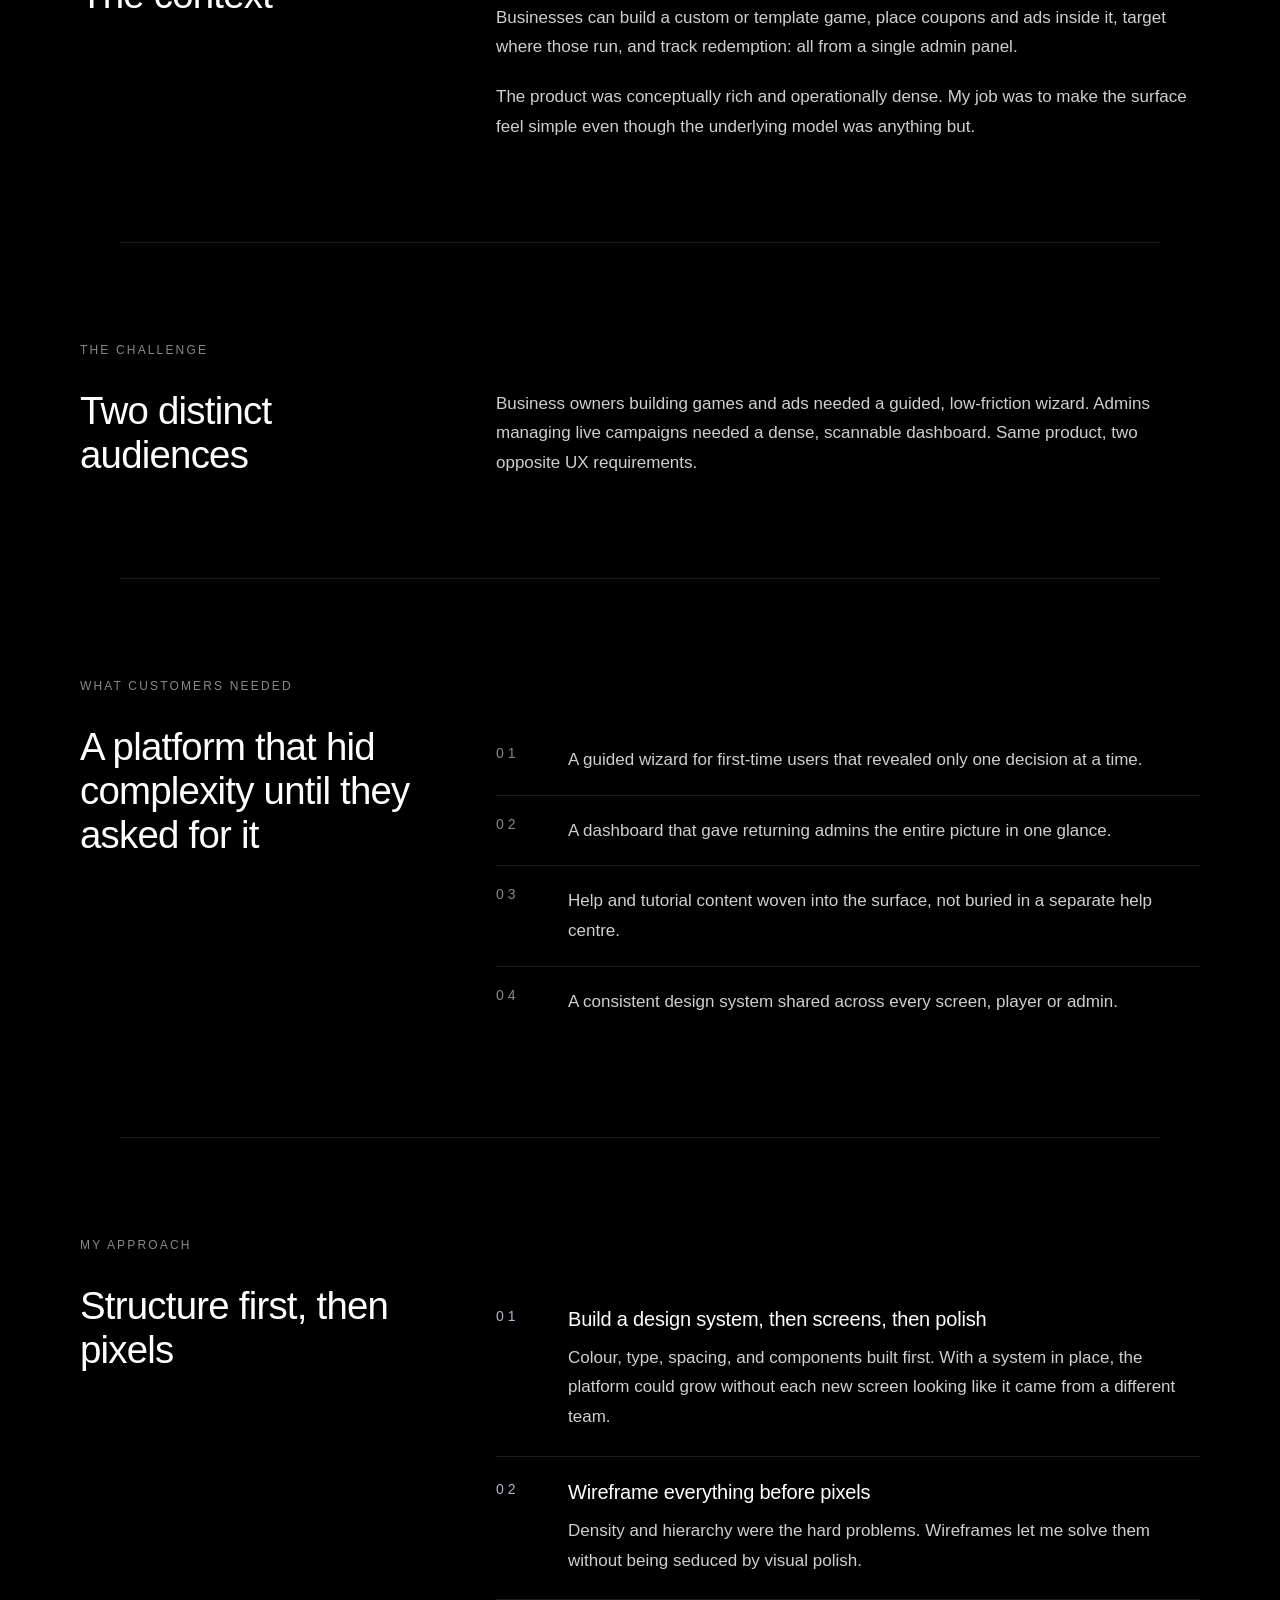
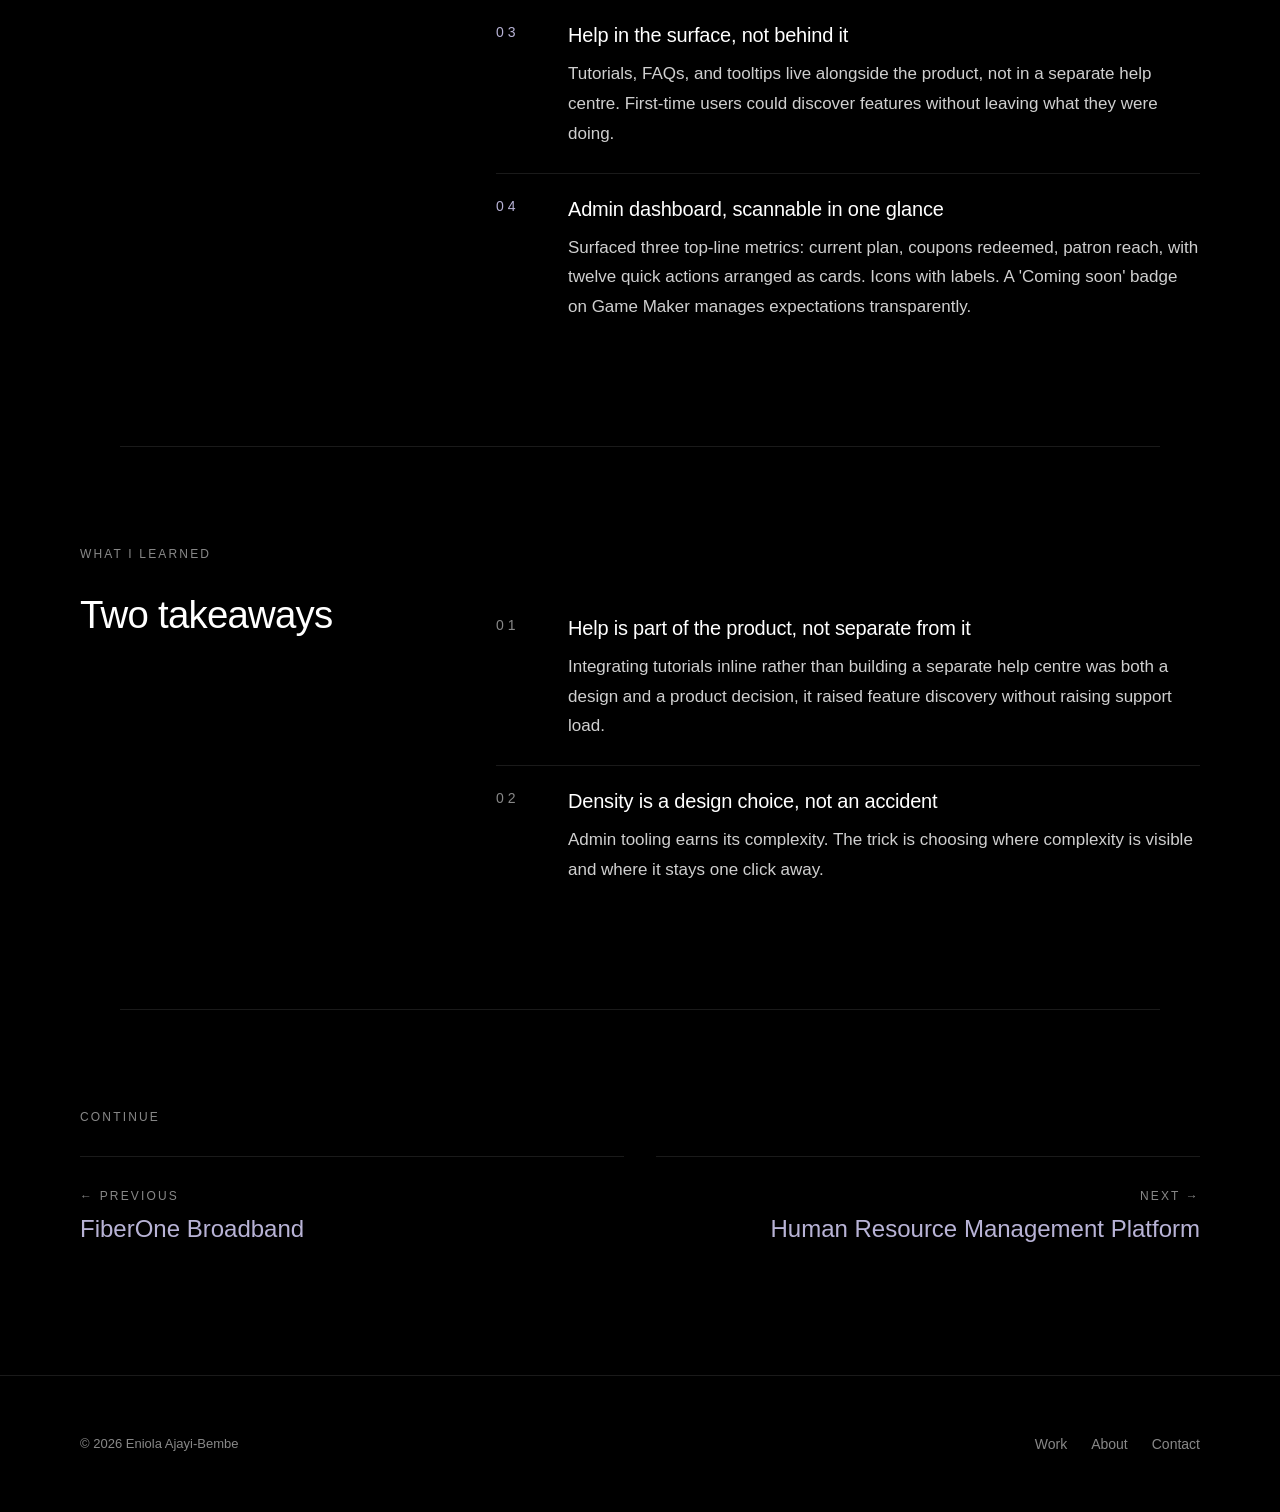
<file: work-smart-games.html>
<!DOCTYPE html>
<html lang="en">
<head>
<meta charset="utf-8"/>
<link as="image" href="https://www.ennysportfolio.online/Portfolio-Images/SMG-billing.jpg" rel="preload"/>
<title>
   Smart Games — Eniola Ajayi-Bembe
  </title>
<meta content="website" property="og:type"/>
<meta content="Player and admin-facing flows and UI/UX for a US-based gaming and marketing platform: including custom games, coupons and payments." name="description"/>
<meta content="Smart Games — Case Study" property="og:title"/>
<meta content="Player and admin-facing flows and UI/UX for a US-based gaming and marketing platform: including custom games, coupons and payments." property="og:description"/>
<meta content="https://www.ennysportfolio.online/Portfolio-Images/SMG-billing.jpg" property="og:image"/>
<meta content="summary_large_image" name="twitter:card"/>
<meta content="https://www.ennysportfolio.online/Portfolio-Images/SMG-billing.jpg" name="twitter:image"/>
<link href="favicon.svg" rel="icon" type="image/svg+xml"/>
<link href="https://fonts.googleapis.com" rel="preconnect"/>
<link crossorigin="anonymous" href="https://fonts.gstatic.com" rel="preconnect"/>
<meta content="width=device-width, initial-scale=1" name="viewport"/>
<link href="styles.css" rel="stylesheet"/>
<script defer="True" src="script.js">
</script>
</head>
<body>
<div class="s1">
<nav class="s2">
<div class="s3">
<a class="s4" href="index.html">
      Eniola Ajayi-Bembe
     </a>
<div class="s5">
<a class="s7" href="index.html">
       Home
      </a>
<a aria-current="page" class="s6" href="work.html">
       Work
      </a>
<a class="s7" href="about.html">
       About
      </a>
<a class="s7" href="contact.html">
       Contact
      </a>
</div>
<div class="s8">
<a aria-current="page" class="active s9" href="work.html">
       View work
      </a>
<a class="s10" href="mailto:eniolaajayibembe@gmail.com">
       Get in touch
      </a>
</div>
</div>
</nav>
<section class="s11 reveal">
<div class="s12">
<a aria-current="page" class="active s108" href="work.html">
      ← All work
     </a>
<div class="s109">
      Gaming · Web Platform ★ Work Experience
     </div>
<h1 class="s110">
      Smart Games
     </h1>
<p class="s101">
      Player and admin-facing flows and UI/UX for a US-based gaming and marketing platform: including custom games, coupons and payments.
     </p>
<div class="s111">
<img alt="Smart Games" class="s112" src="assets/images/SMG-billing.jpg"/>
</div>
<div class="s113">
<div class="s114">
<div class="s53">
        Role
       </div>
<div class="s115">
        Product Designer
       </div>
</div>
<div class="s116">
<div class="s53">
        Timeline
       </div>
<div class="s115">
        Jan 2020 - 2021
       </div>
</div>
<div class="s116">
<div class="s53">
        Team
       </div>
<div class="s115">
        Design, Product &amp; Engineering teams
       </div>
</div>
</div>
</div>
</section>
<hr class="s23"/>
<section class="s11 reveal">
<div class="s12">
<div class="s24">
      Overview
     </div>
<div class="s117">
<h2 class="s118">
       The context
      </h2>
<div>
<p class="s119">
        SmartGames is a US-based platform that combines gaming with brand engagement. Businesses can build a custom or template game, place coupons and ads inside it, target where those run, and track redemption: all from a single admin panel.
       </p>
<p class="s120">
        The product was conceptually rich and operationally dense. My job was to make the surface feel simple even though the underlying model was anything but.
       </p>
</div>
</div>
</div>
</section>
<hr class="s23"/>
<section class="s32 reveal">
<div class="s12">
<div class="s24">
      The Challenge
     </div>
<div class="s117">
<h2 class="s118">
       Two distinct audiences
      </h2>
<div>
<p class="s119">
        Business owners building games and ads needed a guided, low-friction wizard. Admins managing live campaigns needed a dense, scannable dashboard. Same product, two opposite UX requirements.
       </p>
</div>
</div>
</div>
</section>
<hr class="s23"/>
<section class="s32 reveal">
<div class="s12">
<div class="s24">
      What Customers Needed
     </div>
<div class="s117">
<h2 class="s118">
       A platform that hid complexity until they asked for it
      </h2>
<div>
<ol class="s127">
<li class="s136">
<div class="s135">
          0
          <!-- -->
          1
         </div>
<p class="s119">
          A guided wizard for first-time users that revealed only one decision at a time.
         </p>
</li>
<li class="s137">
<div class="s135">
          0
          <!-- -->
          2
         </div>
<p class="s119">
          A dashboard that gave returning admins the entire picture in one glance.
         </p>
</li>
<li class="s137">
<div class="s135">
          0
          <!-- -->
          3
         </div>
<p class="s119">
          Help and tutorial content woven into the surface, not buried in a separate help centre.
         </p>
</li>
<li class="s137">
<div class="s135">
          0
          <!-- -->
          4
         </div>
<p class="s119">
          A consistent design system shared across every screen, player or admin.
         </p>
</li>
</ol>
</div>
</div>
</div>
</section>
<hr class="s23"/>
<section class="s32 reveal">
<div class="s12">
<div class="s24">
      My Approach
     </div>
<div class="s117">
<h2 class="s118">
       Structure first, then pixels
      </h2>
<div>
<ol class="s127">
<li class="s128">
<div class="s129">
          0
          <!-- -->
          1
         </div>
<div>
<h3 class="s121">
           Build a design system, then screens, then polish
          </h3>
<p class="s119">
           Colour, type, spacing, and components built first. With a system in place, the platform could grow without each new screen looking like it came from a different team.
          </p>
</div>
</li>
<li class="s130">
<div class="s129">
          0
          <!-- -->
          2
         </div>
<div>
<h3 class="s121">
           Wireframe everything before pixels
          </h3>
<p class="s119">
           Density and hierarchy were the hard problems. Wireframes let me solve them without being seduced by visual polish.
          </p>
</div>
</li>
<li class="s130">
<div class="s129">
          0
          <!-- -->
          3
         </div>
<div>
<h3 class="s121">
           Help in the surface, not behind it
          </h3>
<p class="s119">
           Tutorials, FAQs, and tooltips live alongside the product, not in a separate help centre. First-time users could discover features without leaving what they were doing.
          </p>
</div>
</li>
<li class="s130">
<div class="s129">
          0
          <!-- -->
          4
         </div>
<div>
<h3 class="s121">
           Admin dashboard, scannable in one glance
          </h3>
<p class="s119">
           Surfaced three top-line metrics: current plan, coupons redeemed, patron reach, with twelve quick actions arranged as cards. Icons with labels. A 'Coming soon' badge on Game Maker manages expectations transparently.
          </p>
</div>
</li>
</ol>
</div>
</div>
</div>
</section>
<hr class="s23"/>
<section class="s32 reveal">
<div class="s12">
<div class="s24">
      What I Learned
     </div>
<div class="s117">
<h2 class="s118">
       Two takeaways
      </h2>
<div>
<ol class="s127">
<li class="s128">
<div class="s135">
          0
          <!-- -->
          1
         </div>
<div>
<h3 class="s121">
           Help is part of the product, not separate from it
          </h3>
<p class="s119">
           Integrating tutorials inline rather than building a separate help centre was both a design and a product decision, it raised feature discovery without raising support load.
          </p>
</div>
</li>
<li class="s130">
<div class="s135">
          0
          <!-- -->
          2
         </div>
<div>
<h3 class="s121">
           Density is a design choice, not an accident
          </h3>
<p class="s119">
           Admin tooling earns its complexity. The trick is choosing where complexity is visible and where it stays one click away.
          </p>
</div>
</li>
</ol>
</div>
</div>
</div>
</section>
<hr class="s23"/>
<section class="s32 reveal">
<div class="s12">
<div class="s24">
      Continue
     </div>
<div class="s163">
<a class="s164" href="work-fiberone.html">
<div class="s125">
        ← Previous
       </div>
<div class="s141">
        FiberOne Broadband
       </div>
</a>
<a class="s165" href="work-hrmp.html">
<div class="s125">
        Next →
       </div>
<div class="s141">
        Human Resource Management Platform
       </div>
</a>
</div>
</div>
</section>
<footer class="s55">
<div class="s56">
<div class="s57">
      ©
      <!-- -->
      2026
      <!-- -->
      Eniola Ajayi-Bembe
     </div>
<div class="s58">
<a aria-current="page" class="active s59" href="work.html">
       Work
      </a>
<a class="s59" href="about.html">
       About
      </a>
<a class="s59" href="contact.html">
       Contact
      </a>
</div>
</div>
</footer>
</div>
</body>
</html>
</file>
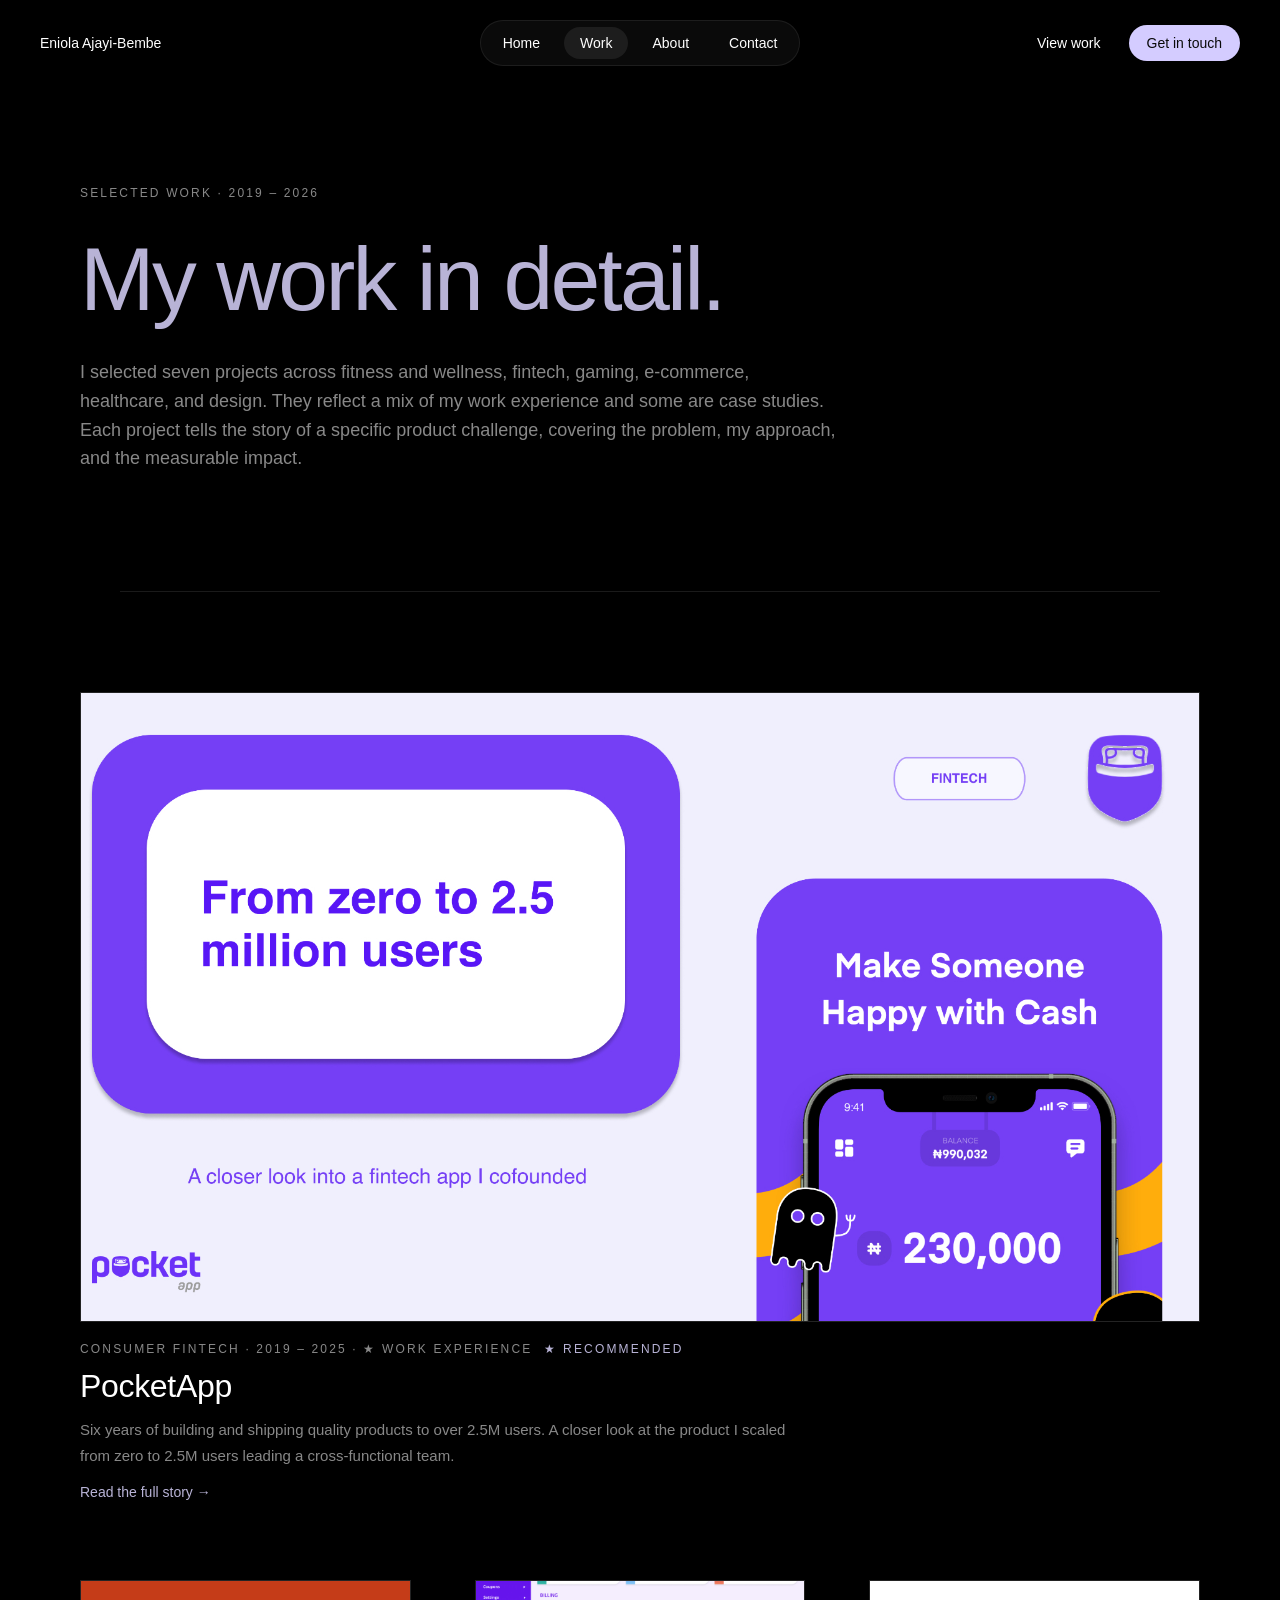
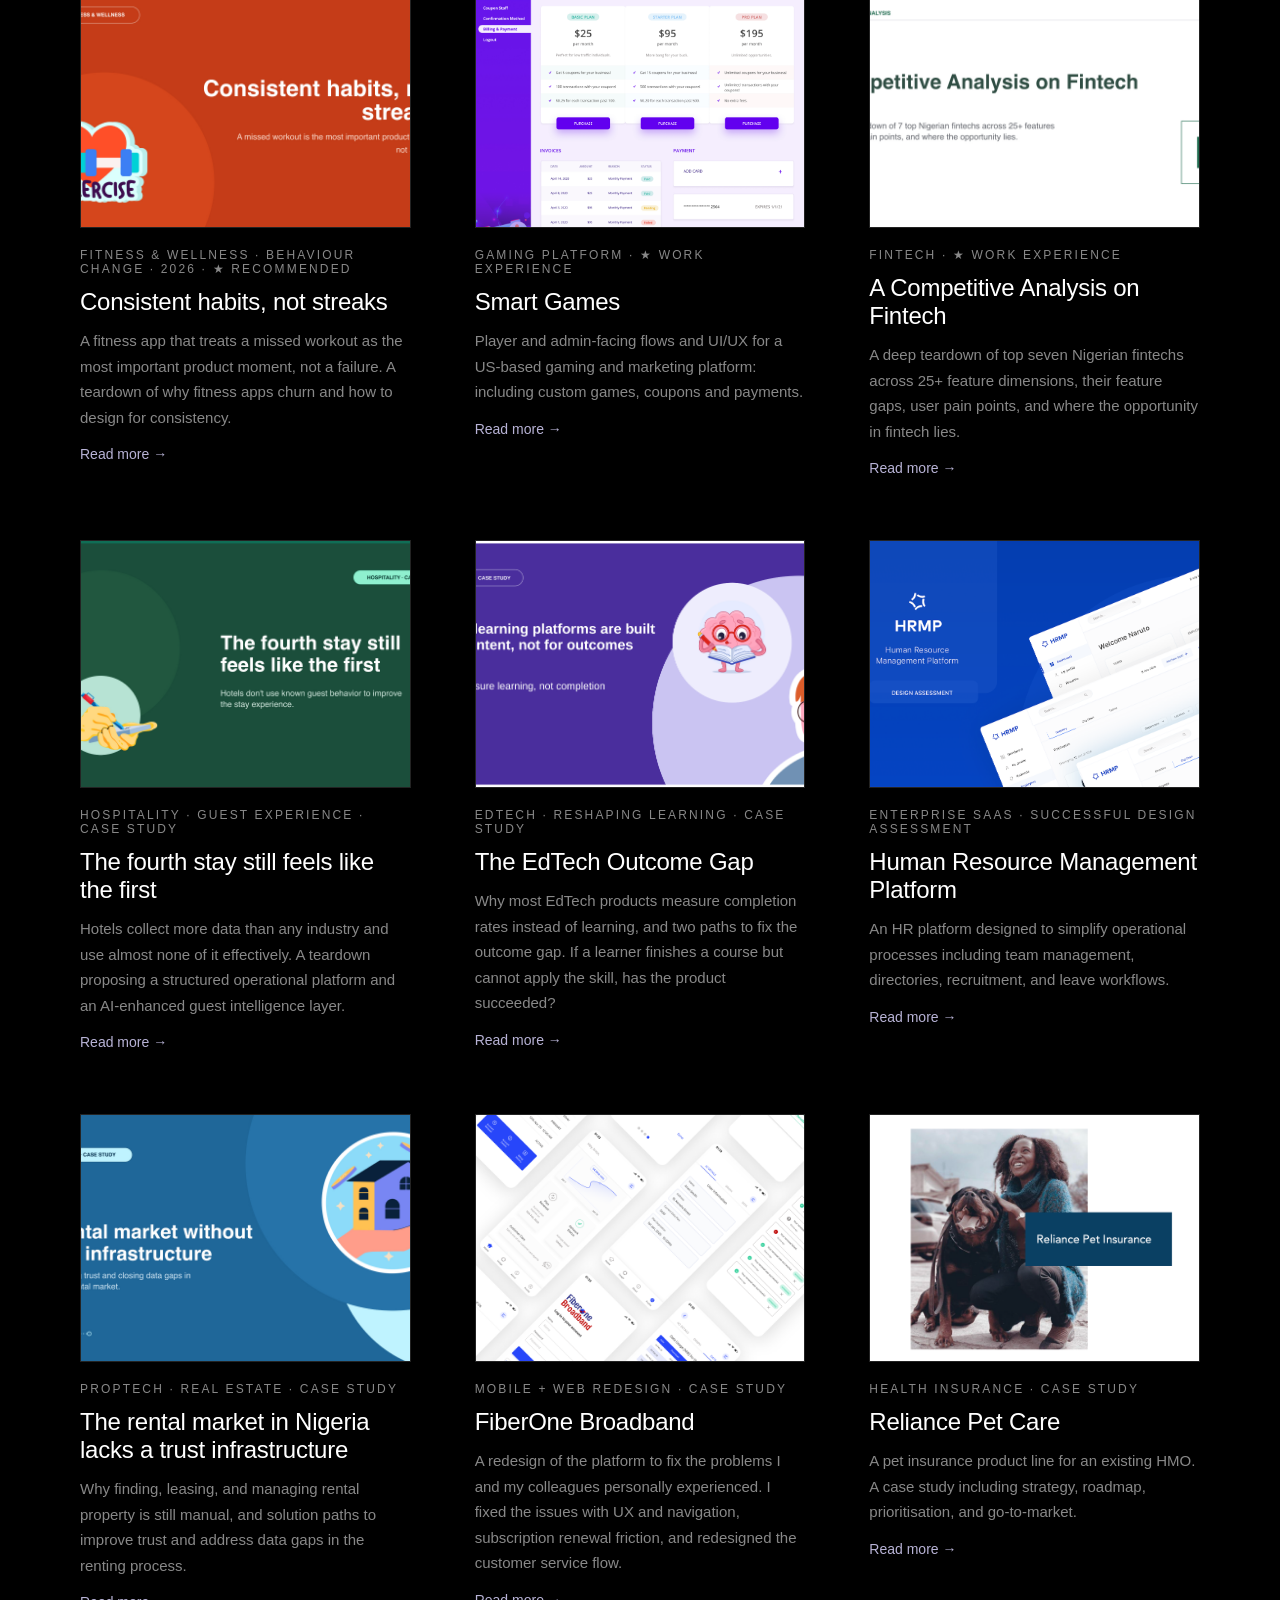
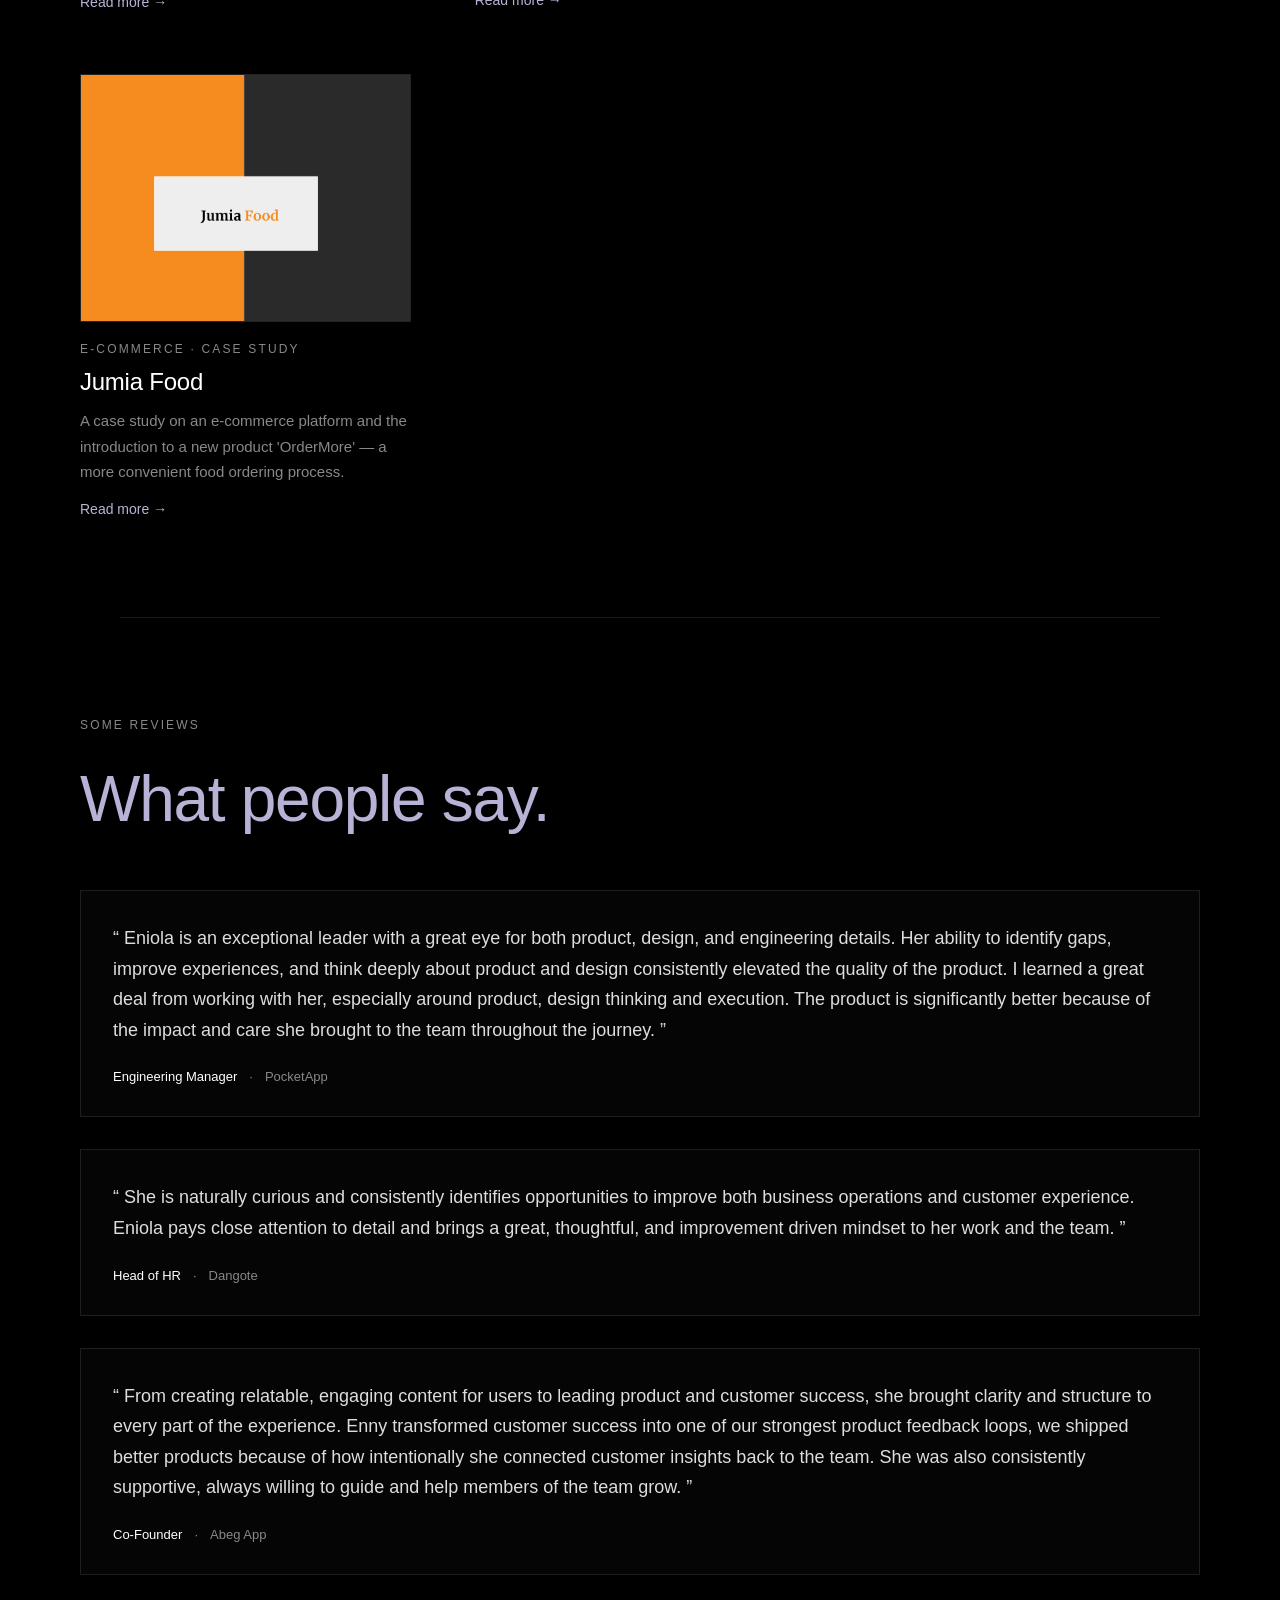
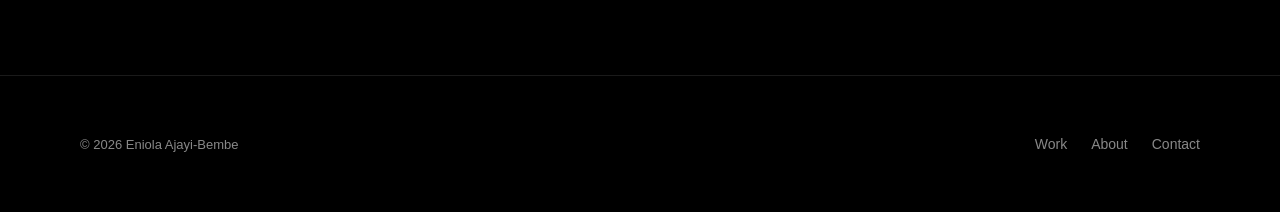
<file: work.html>
<!DOCTYPE html>
<html lang="en">
<head>
<meta charset="utf-8"/>
<title>
   Work — Eniola Ajayi-Bembe
  </title>
<meta content="website" property="og:type"/>
<meta content="summary" name="twitter:card"/>
<meta content="Selected product design and management case studies across fintech, gaming, and HR platforms." name="description"/>
<meta content="Work — Eniola Ajayi-Bembe" property="og:title"/>
<meta content="Selected product design and management case studies." property="og:description"/>
<link href="favicon.svg" rel="icon" type="image/svg+xml"/>
<link href="https://fonts.googleapis.com" rel="preconnect"/>
<link crossorigin="anonymous" href="https://fonts.gstatic.com" rel="preconnect"/>
<meta content="width=device-width, initial-scale=1" name="viewport"/>
<link href="styles.css" rel="stylesheet"/>
<script defer="True" src="script.js">
</script>
</head>
<body>
<div class="s1">
<nav class="s2">
<div class="s3">
<a class="s4" href="index.html">
      Eniola Ajayi-Bembe
     </a>
<div class="s5">
<a class="s7" href="index.html">
       Home
      </a>
<a aria-current="page" class="s6" href="work.html">
       Work
      </a>
<a class="s7" href="about.html">
       About
      </a>
<a class="s7" href="contact.html">
       Contact
      </a>
</div>
<div class="s8">
<a aria-current="page" class="active s9" href="work.html">
       View work
      </a>
<a class="s10" href="mailto:eniolaajayibembe@gmail.com">
       Get in touch
      </a>
</div>
</div>
</nav>
<section class="s11 reveal">
<div class="s12">
<div class="s24">
      Selected Work · 2019 – 2026
     </div>
<h1 class="s60">
      My work in detail.
     </h1>
<p class="s61">
      I selected seven projects across fitness and wellness, fintech, gaming, e-commerce, healthcare, and design. They reflect a mix of my work experience and some are case studies. Each project tells the story of a specific product challenge, covering the problem, my approach, and the measurable impact.
     </p>
</div>
</section>
<hr class="s23"/>
<section class="s11 reveal">
<div class="s12">
<div class="s62">
<a class="s49" href="work-pocketapp.html">
<div class="s63">
<img alt="PocketApp" class="s51" loading="lazy" src="assets/images/PocketApp_Cover.jpg"/>
</div>
<div class="s52">
<div class="s64">
<span>
          Consumer Fintech · 2019 – 2025 · ★ Work Experience
         </span>
<span class="s65">
          ★ Recommended
         </span>
</div>
<h2 class="s66">
         PocketApp
        </h2>
<p class="s67">
         Six years of building and shipping quality products to over 2.5M users. A closer look at the product I scaled from zero to 2.5M users leading a cross-functional team.
        </p>
<div class="s68">
         Read
         <!-- -->
         the full story
         <!-- -->
         →
        </div>
</div>
</a>
</div>
<div class="s69">
<a class="s49" href="work-fitness-consistency.html">
<div class="s70">
<img alt="Consistent habits, not streaks" class="s51" loading="lazy" src="assets/images/Fitness_cover.jpg"/>
</div>
<div class="s52">
<div class="s64">
<span>
          Fitness &amp; Wellness · Behaviour Change · 2026 · ★ Recommended
         </span>
</div>
<h2 class="s54">
         Consistent habits, not streaks
        </h2>
<p class="s71">
         A fitness app that treats a missed workout as the most important product moment, not a failure. A teardown of why fitness apps churn and how to design for consistency.
        </p>
<div class="s68">
         Read
         <!-- -->
         more
         <!-- -->
         →
        </div>
</div>
</a>
<a class="s49" href="work-smart-games.html">
<div class="s70">
<img alt="Smart Games" class="s51" loading="lazy" src="assets/images/SMG-billing.jpg"/>
</div>
<div class="s52">
<div class="s64">
<span>
          Gaming Platform · ★ Work Experience
         </span>
</div>
<h2 class="s54">
         Smart Games
        </h2>
<p class="s71">
         Player and admin-facing flows and UI/UX for a US-based gaming and marketing platform: including custom games, coupons and payments.
        </p>
<div class="s68">
         Read
         <!-- -->
         more
         <!-- -->
         →
        </div>
</div>
</a>
<a class="s49" href="work-fintech-analysis.html">
<div class="s70">
<img alt="Competitive Analysis on Fintech" class="s51" loading="lazy" src="assets/images/Competitive_Analysis_cover.jpg"/>
</div>
<div class="s52">
<div class="s64">
<span>
          Fintech · ★ Work Experience
         </span>
</div>
<h2 class="s54">
         A Competitive Analysis on Fintech
        </h2>
<p class="s71">
         A deep teardown of top seven Nigerian fintechs across 25+ feature dimensions, their feature gaps, user pain points, and where the opportunity in fintech lies.
        </p>
<div class="s68">
         Read
         <!-- -->
         more
         <!-- -->
         →
        </div>
</div>
</a>
<a class="s49" href="work-hospitality-instay.html">
<div class="s70">
<img alt="The fourth stay still feels like the first" class="s51" loading="lazy" src="assets/images/Hospitality_cover.jpg"/>
</div>
<div class="s52">
<div class="s64">
<span>
          Hospitality · Guest Experience · Case Study
         </span>
</div>
<h2 class="s54">
         The fourth stay still feels like the first
        </h2>
<p class="s71">
         Hotels collect more data than any industry and use almost none of it effectively. A teardown proposing a structured operational platform and an AI-enhanced guest intelligence layer.
        </p>
<div class="s68">
         Read
         <!-- -->
         more
         <!-- -->
         →
        </div>
</div>
</a>
<a class="s49" href="work-edtech-outcomes.html">
<div class="s70">
<img alt="The EdTech Outcome Gap" class="s51" loading="lazy" src="assets/images/Edutech_cover.jpg"/>
</div>
<div class="s52">
<div class="s64">
<span>
          EdTech · Reshaping Learning · Case Study
         </span>
</div>
<h2 class="s54">
         The EdTech Outcome Gap
        </h2>
<p class="s71">
         Why most EdTech products measure completion rates instead of learning, and two paths to fix the outcome gap. If a learner finishes a course but cannot apply the skill, has the product succeeded?
        </p>
<div class="s68">
         Read
         <!-- -->
         more
         <!-- -->
         →
        </div>
</div>
</a>
<a class="s49" href="work-hrmp.html">
<div class="s70">
<img alt="Human Resource Management Platform" class="s51" loading="lazy" src="assets/images/HRMP-preview.png"/>
</div>
<div class="s52">
<div class="s64">
<span>
          Enterprise SaaS · Successful Design Assessment
         </span>
</div>
<h2 class="s54">
         Human Resource Management Platform
        </h2>
<p class="s71">
         An HR platform designed to simplify operational processes including team management, directories, recruitment, and leave workflows.
        </p>
<div class="s68">
         Read
         <!-- -->
         more
         <!-- -->
         →
        </div>
</div>
</a>
<a class="s49" href="work-proptech-trust.html">
<div class="s70">
<img alt="The rental market in Nigeria lacks a trust infrastructure" class="s51" loading="lazy" src="assets/images/Proptech_cover_v2.jpg"/>
</div>
<div class="s52">
<div class="s64">
<span>
          PropTech · Real Estate · Case Study
         </span>
</div>
<h2 class="s54">
         The rental market in Nigeria lacks a trust infrastructure
        </h2>
<p class="s71">
         Why finding, leasing, and managing rental property is still manual, and solution paths to improve trust and address data gaps in the renting process.
        </p>
<div class="s68">
         Read
         <!-- -->
         more
         <!-- -->
         →
        </div>
</div>
</a>
<a class="s49" href="work-fiberone.html">
<div class="s70">
<img alt="FiberOne Broadband" class="s51" loading="lazy" src="assets/images/Fiber-preview.png"/>
</div>
<div class="s52">
<div class="s64">
<span>
          Mobile + Web Redesign · Case Study
         </span>
</div>
<h2 class="s54">
         FiberOne Broadband
        </h2>
<p class="s71">
         A redesign of the platform to fix the problems I and my colleagues personally experienced. I fixed the issues with UX and navigation, subscription renewal friction, and redesigned the customer service flow.
        </p>
<div class="s68">
         Read
         <!-- -->
         more
         <!-- -->
         →
        </div>
</div>
</a>
<a class="s49" href="work-pethmo.html">
<div class="s70">
<img alt="Reliance Pet Care" class="s51" loading="lazy" src="assets/images/Pet-preview.png"/>
</div>
<div class="s52">
<div class="s64">
<span>
          Health Insurance · Case Study
         </span>
</div>
<h2 class="s54">
         Reliance Pet Care
        </h2>
<p class="s71">
         A pet insurance product line for an existing HMO. A case study including strategy, roadmap, prioritisation, and go-to-market.
        </p>
<div class="s68">
         Read
         <!-- -->
         more
         <!-- -->
         →
        </div>
</div>
</a>
<a class="s49" href="work-jumia.html">
<div class="s70">
<img alt="Jumia Food — OrderMore" class="s51" loading="lazy" src="assets/images/Jumia-preview.png"/>
</div>
<div class="s52">
<div class="s64">
<span>
          E-commerce · Case Study
         </span>
</div>
<h2 class="s54">
         Jumia Food
        </h2>
<p class="s71">
         A case study on an e-commerce platform and the introduction to a new product 'OrderMore' — a more convenient food ordering process.
        </p>
<div class="s68">
         Read
         <!-- -->
         more
         <!-- -->
         →
        </div>
</div>
</a>
</div>
</div>
</section>
<hr class="s23"/>
<section class="s32 reveal">
<div class="s12">
<div class="s24">
      Some Reviews
     </div>
<h2 class="s72">
      What people say.
     </h2>
<div class="s73">
<figure class="s74">
<blockquote class="s75">
        “
        <!-- -->
        Eniola is an exceptional leader with a great eye for both product, design, and engineering details. Her ability to identify gaps, improve experiences, and think deeply about product and design consistently elevated the quality of the product. I learned a great deal from working with her, especially around product, design thinking and execution. The product is significantly better because of the impact and care she brought to the team throughout the journey.
        <!-- -->
        ”
       </blockquote>
<figcaption class="s76">
<span class="s77">
         Engineering Manager
        </span>
<span>
         ·
        </span>
<span>
         PocketApp
        </span>
</figcaption>
</figure>
<figure class="s74">
<blockquote class="s75">
        “
        <!-- -->
        She is naturally curious and consistently identifies opportunities to improve both business operations and customer experience. Eniola pays close attention to detail and brings a great, thoughtful, and improvement driven mindset to her work and the team.
        <!-- -->
        ”
       </blockquote>
<figcaption class="s76">
<span class="s77">
         Head of HR
        </span>
<span>
         ·
        </span>
<span>
         Dangote
        </span>
</figcaption>
</figure>
<figure class="s74">
<blockquote class="s75">
        “
        <!-- -->
        From creating relatable, engaging content for users to leading product and customer success, she brought clarity and structure to every part of the experience. Enny transformed customer success into one of our strongest product feedback loops, we shipped better products because of how intentionally she connected customer insights back to the team. She was also consistently supportive, always willing to guide and help members of the team grow.
        <!-- -->
        ”
       </blockquote>
<figcaption class="s76">
<span class="s77">
         Co-Founder
        </span>
<span>
         ·
        </span>
<span>
         Abeg App
        </span>
</figcaption>
</figure>
</div>
</div>
</section>
<footer class="s55">
<div class="s56">
<div class="s57">
      ©
      <!-- -->
      2026
      <!-- -->
      Eniola Ajayi-Bembe
     </div>
<div class="s58">
<a aria-current="page" class="active s59" href="work.html">
       Work
      </a>
<a class="s59" href="about.html">
       About
      </a>
<a class="s59" href="contact.html">
       Contact
      </a>
</div>
</div>
</footer>
</div>
</body>
</html>
</file>
<file: styles.css>
/* Eniola Ajayi-Bembe portfolio — shared styles
   Edit the variables below to quickly change the site-wide palette and typography. */
:root {
  --background: #000000;
  --foreground: #ffffff;
  --muted: #888888;
  --accent: #b8b3d6;
  --cta: #d4ccff;
  --border: rgba(255, 255, 255, 0.1);
}
* {
  box-sizing: border-box;
}
html {
  scroll-behavior: smooth;
}
body {
  margin: 0;
  background: var(--background);
  color: var(--foreground);
  font-family: Inter, Arial, sans-serif;
  font-weight: 300;
  -webkit-font-smoothing: antialiased;
}
img {
  max-width: 100%;
}
a {
  transition: opacity 0.2s ease;
}
a:hover {
  opacity: 0.78;
}
.reveal {
  opacity: 1;
}
.js .reveal {
  opacity: 0;
  transform: translateY(12px);
  transition:
    opacity 0.7s ease,
    transform 0.7s ease;
}
.js .reveal.is-visible {
  opacity: 1;
  transform: none;
}
.s1 {
  background: #000;
  color: #fff;
  min-height: 100vh;
}
.s2 {
  background: #000;
  border-bottom: none;
  position: sticky;
  top: 0;
  z-index: 50;
}
.s3 {
  max-width: 1400px;
  margin: 0 auto;
  padding: 20px 40px;
  display: grid;
  grid-template-columns: 1fr auto 1fr;
  align-items: center;
  font-size: 14px;
}
.s4 {
  color: #fff;
  text-decoration: none;
  font-weight: 500;
  justify-self: start;
}
.s5 {
  display: flex;
  gap: 8px;
  background: rgba(255, 255, 255, 0.04);
  border: 1px solid rgba(255, 255, 255, 0.08);
  border-radius: 999px;
  padding: 6px;
  justify-self: center;
}
.s6 {
  color: #fff;
  text-decoration: none;
  padding: 8px 16px;
  border-radius: 999px;
  font-weight: 400;
  transition: background 0.2s;
  background: rgba(255, 255, 255, 0.08);
}
.s7 {
  color: #fff;
  text-decoration: none;
  padding: 8px 16px;
  border-radius: 999px;
  font-weight: 400;
  transition: background 0.2s;
}
.s8 {
  display: flex;
  gap: 16px;
  align-items: center;
  justify-self: end;
}
.s9 {
  color: #fff;
  text-decoration: none;
  padding: 8px 12px;
  font-weight: 400;
}
.s10 {
  background: #d4ccff;
  color: #0a0a0a;
  text-decoration: none;
  padding: 10px 18px;
  border-radius: 999px;
  font-weight: 500;
  font-size: 14px;
}
.s11 {
  opacity: 1;
  transition: opacity 0.7s;
  padding: 100px 80px;
}
.s12 {
  max-width: 1200px;
  margin: 0 auto;
}
.s13 {
  display: inline-flex;
  align-items: center;
  gap: 10px;
  color: #b8b3d6;
  text-decoration: none;
  font-size: 14px;
  font-weight: 400;
  padding: 10px 20px;
  border: 1px solid rgba(212, 204, 255, 0.18);
  border-radius: 999px;
  background: rgba(212, 204, 255, 0.04);
  margin-bottom: 56px;
}
.s14 {
  font-size: clamp(56px, 8.5vw, 128px);
  line-height: 1;
  font-weight: 500;
  letter-spacing: -0.035em;
  margin: 0;
  max-width: 1100px;
  color: #b8b3d6;
}
.s15 {
  color: #888;
  font-size: 20px;
  line-height: 1.5;
  max-width: 560px;
  margin-top: 48px;
  font-weight: 300;
}
.s16 {
  margin-top: 40px;
  display: flex;
  gap: 16px;
}
.s17 {
  background: #d4ccff;
  color: #0a0a0a;
  text-decoration: none;
  padding: 14px 24px;
  border-radius: 999px;
  font-weight: 500;
  font-size: 15px;
}
.s18 {
  color: #fff;
  text-decoration: none;
  padding: 14px 24px;
  border-radius: 999px;
  font-weight: 400;
  font-size: 15px;
  border: 1px solid rgba(255, 255, 255, 0.14);
}
.s19 {
  height: 1px;
  background: rgba(255, 255, 255, 0.1);
  border: 0;
  margin: 100px 0 60px;
}
.s20 {
  display: grid;
  grid-template-columns: repeat(4, 1fr);
  gap: 40px;
}
.s21 {
  font-size: 48px;
  font-weight: 500;
  letter-spacing: -0.02em;
  color: #b8b3d6;
}
.s22 {
  color: #888;
  font-size: 14px;
  margin-top: 8px;
  font-weight: 300;
}
.s23 {
  height: 1px;
  background: rgba(255, 255, 255, 0.1);
  border: 0;
  max-width: 1040px;
  margin: 0 auto;
}
.s24 {
  font-size: 12px;
  letter-spacing: 0.18em;
  text-transform: uppercase;
  color: #888888;
  font-weight: 400;
  margin-bottom: 32px;
}
.s25 {
  font-size: clamp(36px, 5vw, 56px);
  font-weight: 500;
  letter-spacing: -0.02em;
  margin: 0;
  max-width: 900px;
}
.s26 {
  color: #888;
  font-size: 18px;
  line-height: 1.6;
  max-width: 760px;
  margin-top: 24px;
  font-weight: 300;
}
.s27 {
  margin-top: 80px;
  display: grid;
  grid-template-columns: repeat(2, 1fr);
  gap: 0;
}
.s28 {
  padding: 40px 32px;
  border-top: 1px solid rgba(255, 255, 255, 0.1);
  border-left: none;
}
.s29 {
  font-weight: 500;
  font-size: 18px;
  margin-bottom: 16px;
}
.s30 {
  color: #888;
  font-size: 15px;
  line-height: 1.65;
  margin: 0;
  font-weight: 300;
}
.s31 {
  padding: 40px 32px;
  border-top: 1px solid rgba(255, 255, 255, 0.1);
  border-left: 1px solid rgba(255, 255, 255, 0.1);
}
.s32 {
  opacity: 1;
  transition: opacity 0.7s ease;
  padding: 100px 80px;
}
.s33 {
  margin-top: 80px;
}
.s34 {
  display: grid;
  grid-template-columns: 1fr 2fr;
  gap: 48px;
  padding: 48px 0;
  border-top: 1px solid rgba(255, 255, 255, 0.1);
}
.s35 {
  font-weight: 500;
  font-size: 18px;
}
.s36 {
  color: #888;
  font-size: 14px;
  margin-top: 12px;
  font-weight: 300;
}
.s37 {
  color: #888;
  font-size: 14px;
  margin-top: 6px;
  font-weight: 300;
}
.s38 {
  color: #fff;
  font-size: 15px;
  line-height: 1.7;
  margin: 0;
  font-weight: 300;
}
.s39 {
  display: flex;
  flex-wrap: wrap;
  gap: 8px;
  margin-top: 24px;
}
.s40 {
  font-size: 12px;
  color: #888;
  border: 1px solid rgba(255, 255, 255, 0.1);
  padding: 6px 12px;
  border-radius: 999px;
  font-weight: 300;
}
.s41 {
  display: grid;
  grid-template-columns: 1fr 2fr;
  gap: 48px;
  padding: 40px 0;
  border-top: 1px solid rgba(255, 255, 255, 0.1);
}
.s42 {
  font-size: 18px;
  font-weight: 500;
  margin: 0;
}
.s43 {
  display: flex;
  flex-wrap: wrap;
  gap: 8px;
}
.s44 {
  font-size: 13px;
  color: #fff;
  border: 1px solid rgba(255, 255, 255, 0.1);
  padding: 8px 14px;
  border-radius: 999px;
  font-weight: 300;
}
.s45 {
  display: flex;
  justify-content: space-between;
  align-items: end;
  gap: 32px;
  flex-wrap: wrap;
}
.s46 {
  font-size: clamp(36px, 5vw, 56px);
  font-weight: 500;
  letter-spacing: -0.02em;
  margin: 0;
  max-width: 800px;
}
.s47 {
  color: #b8b3d6;
  text-decoration: none;
  font-size: 15px;
  font-weight: 400;
}
.s48 {
  margin-top: 80px;
  display: grid;
  grid-template-columns: repeat(2, 1fr);
  gap: 40px;
}
.s49 {
  text-decoration: none;
  color: #fff;
  display: block;
}
.s50 {
  aspect-ratio: 16 / 10;
  overflow: hidden;
  background: #0a0a0a;
  border: 1px solid rgba(255, 255, 255, 0.1);
}
.s51 {
  width: 100%;
  height: 100%;
  object-fit: cover;
  display: block;
}
.s52 {
  margin-top: 20px;
}
.s53 {
  font-size: 12px;
  letter-spacing: 0.18em;
  text-transform: uppercase;
  color: #888;
  font-weight: 400;
}
.s54 {
  font-size: 24px;
  font-weight: 500;
  margin: 12px 0 0;
  letter-spacing: -0.01em;
}
.s55 {
  padding: 60px 80px;
  border-top: 1px solid rgba(255, 255, 255, 0.1);
}
.s56 {
  max-width: 1200px;
  margin: 0 auto;
  display: flex;
  justify-content: space-between;
  align-items: center;
  flex-wrap: wrap;
  gap: 24px;
}
.s57 {
  color: #888;
  font-size: 13px;
  font-weight: 300;
}
.s58 {
  display: flex;
  gap: 24px;
  font-size: 14px;
}
.s59 {
  color: #888;
  text-decoration: none;
  font-weight: 300;
}
.s60 {
  font-size: clamp(48px, 7vw, 96px);
  font-weight: 500;
  letter-spacing: -0.03em;
  margin: 0;
  color: #b8b3d6;
  line-height: 1.05;
}
.s61 {
  color: #888;
  font-size: 18px;
  line-height: 1.6;
  max-width: 760px;
  margin-top: 32px;
  font-weight: 300;
}
.s62 {
  margin-bottom: 80px;
}
.s63 {
  aspect-ratio: 16 / 9;
  overflow: hidden;
  background: #0a0a0a;
  border: 1px solid rgba(255, 255, 255, 0.1);
}
.s64 {
  display: flex;
  align-items: center;
  gap: 12px;
  font-size: 12px;
  letter-spacing: 0.18em;
  text-transform: uppercase;
  color: #888;
  font-weight: 400;
}
.s65 {
  color: #b8b3d6;
  letter-spacing: 0.18em;
}
.s66 {
  font-size: 32px;
  font-weight: 500;
  margin: 12px 0 0;
  letter-spacing: -0.01em;
}
.s67 {
  color: #888;
  font-size: 15px;
  line-height: 1.7;
  margin-top: 12px;
  font-weight: 300;
  max-width: 720px;
}
.s68 {
  margin-top: 16px;
  font-size: 14px;
  font-weight: 400;
  color: #b8b3d6;
}
.s69 {
  display: grid;
  grid-template-columns: repeat(auto-fit, minmax(320px, 1fr));
  gap: 64px;
}
.s70 {
  aspect-ratio: 4 / 3;
  overflow: hidden;
  background: #0a0a0a;
  border: 1px solid rgba(255, 255, 255, 0.1);
}
.s71 {
  color: #888;
  font-size: 15px;
  line-height: 1.7;
  margin-top: 12px;
  font-weight: 300;
  max-width: none;
}
.s72 {
  font-size: clamp(36px, 5vw, 64px);
  font-weight: 500;
  letter-spacing: -0.02em;
  margin: 0;
  color: #b8b3d6;
  line-height: 1.1;
}
.s73 {
  display: grid;
  gap: 32px;
  margin-top: 56px;
}
.s74 {
  margin: 0;
  padding: 32px;
  border: 1px solid rgba(255, 255, 255, 0.1);
  background: rgba(255, 255, 255, 0.02);
}
.s75 {
  margin: 0;
  font-size: 18px;
  line-height: 1.7;
  color: #ddd;
  font-weight: 300;
}
.s76 {
  margin-top: 24px;
  font-size: 13px;
  color: #888;
  display: flex;
  gap: 12px;
  flex-wrap: wrap;
}
.s77 {
  color: #fff;
  font-weight: 400;
}
.s78 {
  display: grid;
  grid-template-columns: minmax(220px, 320px) 1fr;
  gap: 64px;
  align-items: start;
}
.s79 {
  width: 100%;
  aspect-ratio: 1 / 1;
  object-fit: cover;
  border: 1px solid rgba(255, 255, 255, 0.1);
  display: block;
}
.s80 {
  font-size: clamp(40px, 5.5vw, 72px);
  font-weight: 500;
  letter-spacing: -0.03em;
  margin: 0;
  color: #b8b3d6;
  line-height: 1.05;
}
.s81 {
  color: #b8b3d6;
  font-size: 18px;
  line-height: 1.6;
  margin-top: 32px;
  font-weight: 300;
  font-style: italic;
  border-left: 1px solid rgba(212, 204, 255, 0.3);
  padding-left: 20px;
}
.s82 {
  margin-top: 80px;
  display: grid;
  grid-template-columns: 1fr 1fr;
  gap: 64px;
}
.s83 {
  color: #fff;
  font-size: 16px;
  line-height: 1.75;
  margin-top: 0;
  margin-bottom: 0;
  font-weight: 300;
}
.s84 {
  color: #fff;
  font-size: 16px;
  line-height: 1.75;
  margin-top: 24px;
  margin-bottom: 0;
  font-weight: 300;
}
.s85 {
  color: #b8b3d6;
  font-size: 22px;
  line-height: 1.5;
  margin-top: 80px;
  max-width: 900px;
  font-weight: 400;
  letter-spacing: -0.01em;
}
.s86 {
  display: grid;
  grid-template-columns: 1fr 1fr;
  gap: 64px;
}
.s87 {
  font-size: 22px;
  font-weight: 500;
  margin: 0;
  letter-spacing: -0.01em;
}
.s88 {
  list-style: none;
  padding: 0;
  margin: 32px 0 0;
}
.s89 {
  color: #fff;
  font-size: 16px;
  line-height: 1.6;
  padding: 16px 0;
  border-top: 1px solid rgba(255, 255, 255, 0.1);
  font-weight: 300;
}
.s90 {
  display: grid;
  grid-template-columns: 120px 1fr;
  gap: 48px;
  padding: 48px 0;
  border-top: 1px solid rgba(255, 255, 255, 0.1);
}
.s91 {
  font-size: 48px;
  font-weight: 500;
  letter-spacing: -0.02em;
  color: #b8b3d6;
  line-height: 1;
}
.s92 {
  color: #fff;
  font-size: 16px;
  line-height: 1.7;
  margin-top: 16px;
  margin-bottom: 0;
  font-weight: 300;
  max-width: 780px;
}
.s93 {
  margin-top: 80px;
  display: grid;
  grid-template-columns: repeat(3, 1fr);
  gap: 32px;
}
.s94 {
  border: 1px solid rgba(255, 255, 255, 0.1);
  padding: 32px;
  display: flex;
  flex-direction: column;
  gap: 24px;
}
.s95 {
  color: #fff;
  font-size: 15px;
  line-height: 1.7;
  margin: 0;
  font-weight: 300;
  flex: 1;
}
.s96 {
  border-top: 1px solid rgba(255, 255, 255, 0.1);
  padding-top: 20px;
}
.s97 {
  font-size: 15px;
  font-weight: 500;
}
.s98 {
  color: #888;
  font-size: 13px;
  margin-top: 4px;
  font-weight: 300;
}
.s99 {
  font-size: clamp(36px, 5vw, 56px);
  font-weight: 500;
  letter-spacing: -0.02em;
  margin: 0;
  max-width: 900px;
  color: #b8b3d6;
}
.s100 {
  display: flex;
  gap: 16px;
  flex-wrap: wrap;
  margin-top: 48px;
}
.s101 {
  color: #888;
  font-size: 18px;
  line-height: 1.6;
  max-width: 720px;
  margin-top: 32px;
  font-weight: 300;
}
.s102 {
  margin-top: 80px;
  display: grid;
  grid-template-columns: repeat(3, 1fr);
  gap: 0;
}
.s103 {
  text-decoration: none;
  color: #fff;
  padding: 40px 32px;
  border-top: 1px solid rgba(255, 255, 255, 0.1);
  border-bottom: 1px solid rgba(255, 255, 255, 0.1);
  border-left: none;
  transition: opacity 0.2s;
}
.s104 {
  margin-top: 16px;
  font-size: 18px;
  font-weight: 400;
}
.s105 {
  text-decoration: none;
  color: #fff;
  padding: 40px 32px;
  border-top: 1px solid rgba(255, 255, 255, 0.1);
  border-bottom: 1px solid rgba(255, 255, 255, 0.1);
  border-left: 1px solid rgba(255, 255, 255, 0.1);
  transition: opacity 0.2s;
}
.s106 {
  margin-top: 100px;
  display: flex;
  justify-content: space-between;
  align-items: center;
  flex-wrap: wrap;
  gap: 16px;
}
.s107 {
  color: #888;
  font-size: 14px;
  font-weight: 300;
}
.s108 {
  color: #888;
  text-decoration: none;
  font-size: 14px;
  font-weight: 300;
  margin-bottom: 40px;
  display: inline-block;
}
.s109 {
  font-size: 12px;
  letter-spacing: 0.18em;
  text-transform: uppercase;
  color: #888;
  font-weight: 400;
  margin-bottom: 24px;
}
.s110 {
  font-size: clamp(44px, 6.5vw, 88px);
  font-weight: 500;
  letter-spacing: -0.03em;
  margin: 0;
  color: #b8b3d6;
  line-height: 1.05;
  max-width: 1000px;
}
.s111 {
  margin-top: 64px;
  aspect-ratio: 16 / 9;
  overflow: hidden;
  background: #0a0a0a;
  border: 1px solid rgba(255, 255, 255, 0.1);
}
.s112 {
  width: 100%;
  height: 100%;
  object-fit: cover;
}
.s113 {
  margin-top: 64px;
  display: grid;
  grid-template-columns: repeat(3, 1fr);
  gap: 0;
}
.s114 {
  padding: 32px;
  border-top: 1px solid rgba(255, 255, 255, 0.1);
  border-bottom: 1px solid rgba(255, 255, 255, 0.1);
  border-left: none;
}
.s115 {
  margin-top: 12px;
  font-size: 16px;
  font-weight: 400;
}
.s116 {
  padding: 32px;
  border-top: 1px solid rgba(255, 255, 255, 0.1);
  border-bottom: 1px solid rgba(255, 255, 255, 0.1);
  border-left: 1px solid rgba(255, 255, 255, 0.1);
}
.s117 {
  display: grid;
  grid-template-columns: 1fr 2fr;
  gap: 64px;
}
.s118 {
  font-size: clamp(28px, 3vw, 40px);
  font-weight: 500;
  letter-spacing: -0.02em;
  margin: 0;
}
.s119 {
  color: #cfcfcf;
  font-size: 17px;
  line-height: 1.75;
  margin: 0;
  font-weight: 300;
}
.s120 {
  color: #cfcfcf;
  font-size: 17px;
  line-height: 1.75;
  margin: 0;
  font-weight: 300;
  margin-top: 20px;
}
.s121 {
  font-size: 20px;
  font-weight: 500;
  letter-spacing: -0.01em;
  margin: 0 0 12px 0;
  color: #fff;
}
.s122 {
  color: #cfcfcf;
  font-size: 17px;
  line-height: 1.75;
  margin: 0;
  font-weight: 300;
  margin-top: 16px;
}
.s123 {
  font-size: 20px;
  font-weight: 500;
  letter-spacing: -0.01em;
  margin: 0 0 12px 0;
  color: #fff;
  margin-top: 32px;
}
.s124 {
  margin-top: 32px;
  padding: 28px 32px;
  border-left: 2px solid #b8b3d6;
  background: rgba(184, 179, 214, 0.04);
}
.s125 {
  font-size: 12px;
  letter-spacing: 0.18em;
  text-transform: uppercase;
  color: #888;
  margin-bottom: 12px;
}
.s126 {
  color: #fff;
  font-size: 19px;
  line-height: 1.75;
  margin: 0;
  font-weight: 300;
}
.s127 {
  margin: 0;
  padding: 0;
  list-style: none;
}
.s128 {
  display: grid;
  grid-template-columns: 48px 1fr;
  gap: 24px;
  padding: 24px 0;
  border-top: none;
}
.s129 {
  color: #b8b3d6;
  font-size: 14px;
  font-weight: 500;
}
.s130 {
  display: grid;
  grid-template-columns: 48px 1fr;
  gap: 24px;
  padding: 24px 0;
  border-top: 1px solid rgba(255, 255, 255, 0.1);
}
.s131 {
  display: grid;
  grid-template-columns: repeat(auto-fit, minmax(260px, 1fr));
  gap: 0;
  border-top: 1px solid rgba(255, 255, 255, 0.1);
}
.s132 {
  padding: 36px 28px;
  border-bottom: 1px solid rgba(255, 255, 255, 0.1);
  border-right: 1px solid rgba(255, 255, 255, 0.1);
}
.s133 {
  font-size: 40px;
  font-weight: 500;
  letter-spacing: -0.02em;
  color: #b8b3d6;
}
.s134 {
  color: #888;
  font-size: 14px;
  margin-top: 8px;
  line-height: 1.5;
  font-weight: 300;
}
.s135 {
  color: #888;
  font-size: 14px;
  font-weight: 400;
}
.s136 {
  display: grid;
  grid-template-columns: 48px 1fr;
  gap: 24px;
  padding: 20px 0;
  border-top: none;
}
.s137 {
  display: grid;
  grid-template-columns: 48px 1fr;
  gap: 24px;
  padding: 20px 0;
  border-top: 1px solid rgba(255, 255, 255, 0.1);
}
.s138 {
  display: grid;
  gap: 32px;
}
.s139 {
  display: grid;
  grid-template-columns: 1fr;
  gap: 32px;
}
.s140 {
  text-decoration: none;
  color: #fff;
  padding: 32px 0;
  border-top: 1px solid rgba(255, 255, 255, 0.1);
  text-align: left;
  display: block;
}
.s141 {
  font-size: 24px;
  font-weight: 500;
  color: #b8b3d6;
}
.s142 {
  margin: 40px 0 0 0;
}
.s143 {
  background: #0a0a0a;
  border: 1px solid rgba(255, 255, 255, 0.1);
  padding: 24px;
}
.s144 {
  width: 100%;
  height: auto;
  display: block;
}
.s145 {
  margin-top: 12px;
  font-size: 13px;
  color: #888;
  font-weight: 300;
  letter-spacing: 0.02em;
}
.s146 {
  display: grid;
  grid-template-columns: 1fr 1fr;
  gap: 24px;
}
.s147 {
  padding: 28px;
  border: 1px solid rgba(255, 255, 255, 0.1);
  background: rgba(255, 255, 255, 0.02);
}
.s148 {
  font-size: 22px;
  font-weight: 500;
  color: #fff;
}
.s149 {
  margin-top: 8px;
  color: #b8b3d6;
  font-size: 14px;
  font-weight: 300;
  font-style: italic;
}
.s150 {
  margin-top: 20px;
  font-size: 15px;
  line-height: 1.7;
  color: #cfcfcf;
  font-weight: 300;
}
.s151 {
  margin: 0;
}
.s152 {
  color: #fff;
  font-weight: 500;
}
.s153 {
  margin: 12px 0 0 0;
}
.s154 {
  color: #cfcfcf;
  font-size: 17px;
  line-height: 1.75;
  margin: 0;
  font-weight: 300;
  margin-top: 32px;
}
.s155 {
  margin-bottom: 24px;
}
.s156 {
  margin-top: 32px;
}
.s157 {
  width: 100%;
  border-collapse: collapse;
  margin-top: 8px;
}
.s158 {
  text-align: left;
  padding: 16px;
  font-size: 12px;
  letter-spacing: 0.18em;
  text-transform: uppercase;
  color: #888;
  font-weight: 400;
  border-bottom: 1px solid rgba(255, 255, 255, 0.15);
}
.s159 {
  padding: 20px 16px;
  border-top: 1px solid rgba(255, 255, 255, 0.15);
  border-bottom: 1px solid rgba(255, 255, 255, 0.1);
  font-size: 14px;
  line-height: 1.6;
  color: #fff;
  font-weight: 400;
  vertical-align: top;
}
.s160 {
  padding: 20px 16px;
  border-top: 1px solid rgba(255, 255, 255, 0.15);
  border-bottom: 1px solid rgba(255, 255, 255, 0.1);
  font-size: 14px;
  line-height: 1.6;
  color: #cfcfcf;
  font-weight: 300;
  vertical-align: top;
}
.s161 {
  padding: 20px 16px;
  border-top: none;
  border-bottom: 1px solid rgba(255, 255, 255, 0.1);
  font-size: 14px;
  line-height: 1.6;
  color: #fff;
  font-weight: 400;
  vertical-align: top;
}
.s162 {
  padding: 20px 16px;
  border-top: none;
  border-bottom: 1px solid rgba(255, 255, 255, 0.1);
  font-size: 14px;
  line-height: 1.6;
  color: #cfcfcf;
  font-weight: 300;
  vertical-align: top;
}
.s163 {
  display: grid;
  grid-template-columns: 1fr 1fr;
  gap: 32px;
}
.s164 {
  text-decoration: none;
  color: #fff;
  padding: 32px 0;
  border-top: 1px solid rgba(255, 255, 255, 0.1);
  display: block;
}
.s165 {
  text-decoration: none;
  color: #fff;
  padding: 32px 0;
  border-top: 1px solid rgba(255, 255, 255, 0.1);
  text-align: right;
  display: block;
}
.s166 {
  display: grid;
  grid-template-columns: repeat(auto-fit, minmax(220px, 1fr));
  gap: 20px;
}
.s167 {
  padding: 24px 20px;
  border: 1px solid rgba(255, 255, 255, 0.1);
  background: rgba(255, 255, 255, 0.02);
}
.s168 {
  font-size: 12px;
  letter-spacing: 0.18em;
  text-transform: uppercase;
  color: #b8b3d6;
  margin-bottom: 16px;
  font-weight: 500;
}
.s169 {
  color: #cfcfcf;
  font-size: 14px;
  line-height: 1.6;
  padding: 8px 0;
  font-weight: 300;
}
.s170 {
  margin-top: 16px;
  padding-top: 16px;
  border-top: 1px solid rgba(255, 255, 255, 0.08);
  font-size: 12px;
  color: #888;
  font-weight: 400;
}
.s171 {
  display: grid;
  grid-template-columns: repeat(auto-fit, minmax(200px, 1fr));
  gap: 0;
  border-top: 1px solid rgba(255, 255, 255, 0.1);
}
.s172 {
  padding: 32px 24px;
  border-bottom: 1px solid rgba(255, 255, 255, 0.1);
  border-right: 1px solid rgba(255, 255, 255, 0.1);
}
.s173 {
  font-size: 20px;
  font-weight: 500;
  letter-spacing: -0.01em;
  color: #b8b3d6;
  line-height: 1.3;
}
.s174 {
  color: #888;
  font-size: 13px;
  margin-top: 10px;
  line-height: 1.5;
  font-weight: 300;
}
.s175 {
  width: 100%;
  border-collapse: collapse;
  text-align: left;
}
.s176 {
  padding: 16px 16px;
  font-size: 12px;
  letter-spacing: 0.18em;
  text-transform: uppercase;
  color: #888;
  font-weight: 400;
  border-bottom: 1px solid rgba(255, 255, 255, 0.15);
}
.s177 {
  color: #fff;
  font-size: 15px;
  font-weight: 500;
  margin-bottom: 12px;
}
.s178 {
  margin-top: 40px;
}
.s179 {
  display: grid;
  grid-template-columns: repeat(2, 1fr);
  gap: 16px;
}
.s180 {
  padding: 24px;
  border: 1px solid rgba(255, 255, 255, 0.1);
  background: rgba(255, 255, 255, 0.02);
}
.s181 {
  font-size: 12px;
  letter-spacing: 0.18em;
  text-transform: uppercase;
  color: #b8b3d6;
  font-weight: 500;
  margin-bottom: 16px;
}
.s182 {
  font-size: 14px;
  color: #cfcfcf;
  font-weight: 300;
  line-height: 1.6;
  padding: 8px 0;
  border-top: none;
}
.s183 {
  font-size: 14px;
  color: #cfcfcf;
  font-weight: 300;
  line-height: 1.6;
  padding: 8px 0;
  border-top: 1px solid rgba(255, 255, 255, 0.06);
}
.s184 {
  margin-bottom: 36px;
}
.s185 {
  color: #b8b3d6;
}
.s186 {
  color: #888;
  font-size: 15px;
  line-height: 1.75;
  margin: 0;
  font-weight: 300;
  margin-top: 12px;
}

/* Responsive layout overrides */
@media (max-width: 760px) {
  nav > div {
    display: flex !important;
    padding: 16px 20px !important;
    flex-wrap: wrap;
    justify-content: space-between;
    gap: 14px;
  }
  nav > div > div:nth-of-type(1) {
    order: 3;
    width: 100%;
    overflow-x: auto;
    justify-content: flex-start !important;
  }
  nav > div > div:last-child {
    display: none !important;
  }
  section {
    padding: 64px 20px !important;
  }
  section > div > div {
    max-width: 100%;
  }
  h1 {
    overflow-wrap: anywhere;
  }
  footer {
    padding: 40px 20px !important;
  }
  [class] {
    min-width: 0;
  }
  .mobile-stack {
    grid-template-columns: 1fr !important;
  }
}
@media (prefers-reduced-motion: reduce) {
  *,
  *::before,
  *::after {
    scroll-behavior: auto !important;
    transition: none !important;
    animation: none !important;
  }
}
</file>
